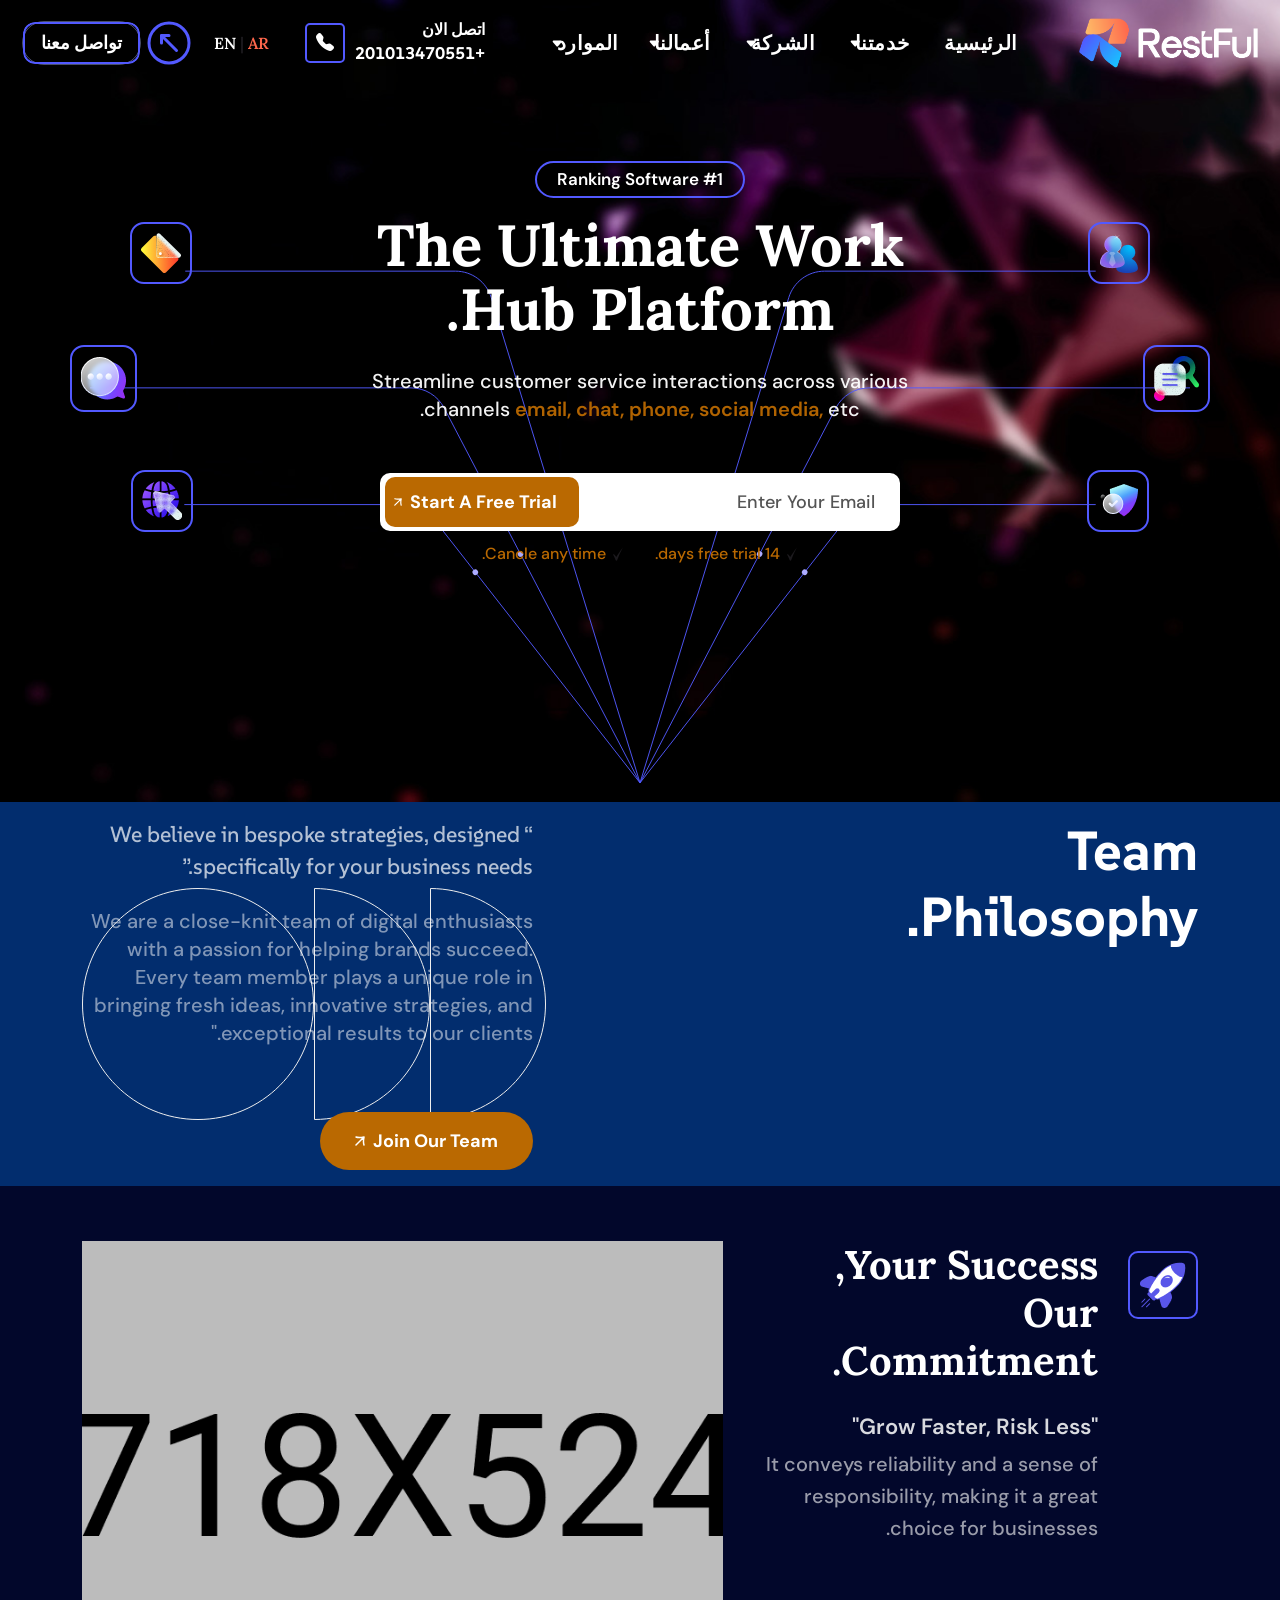
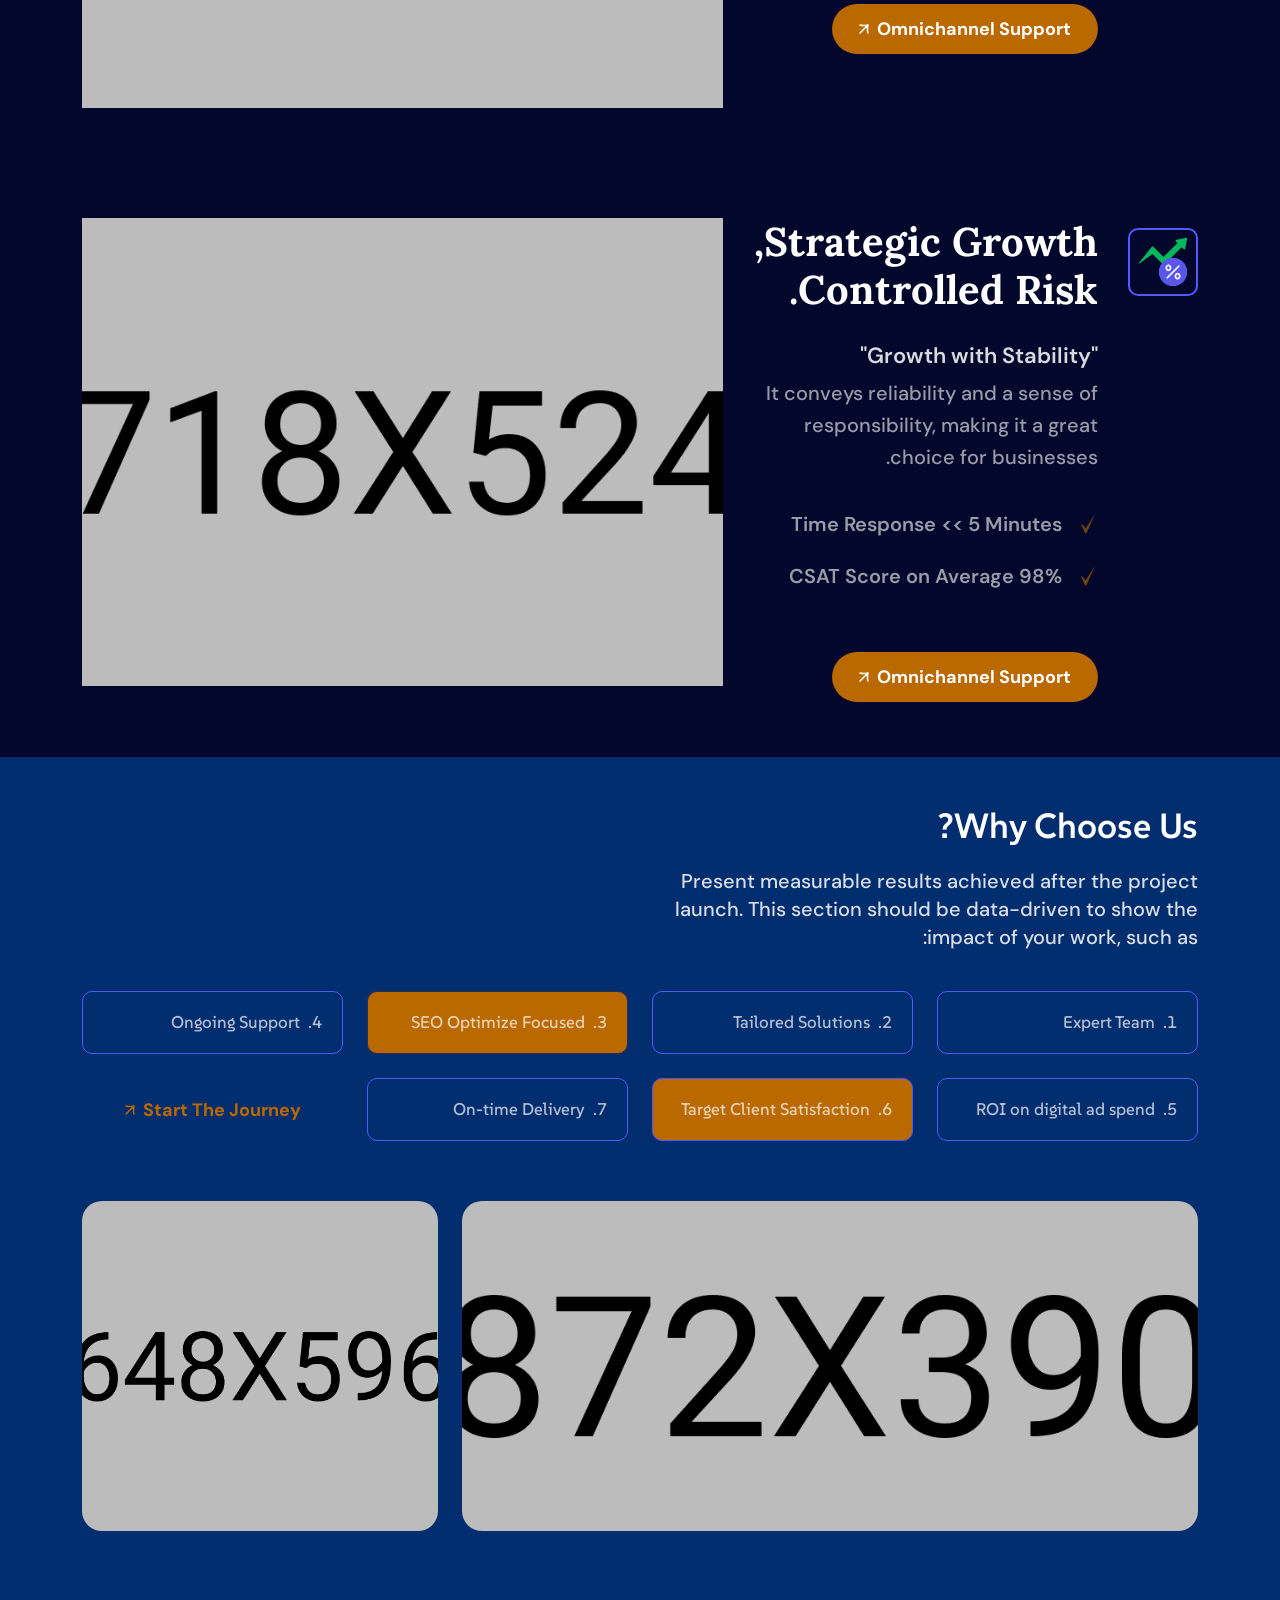
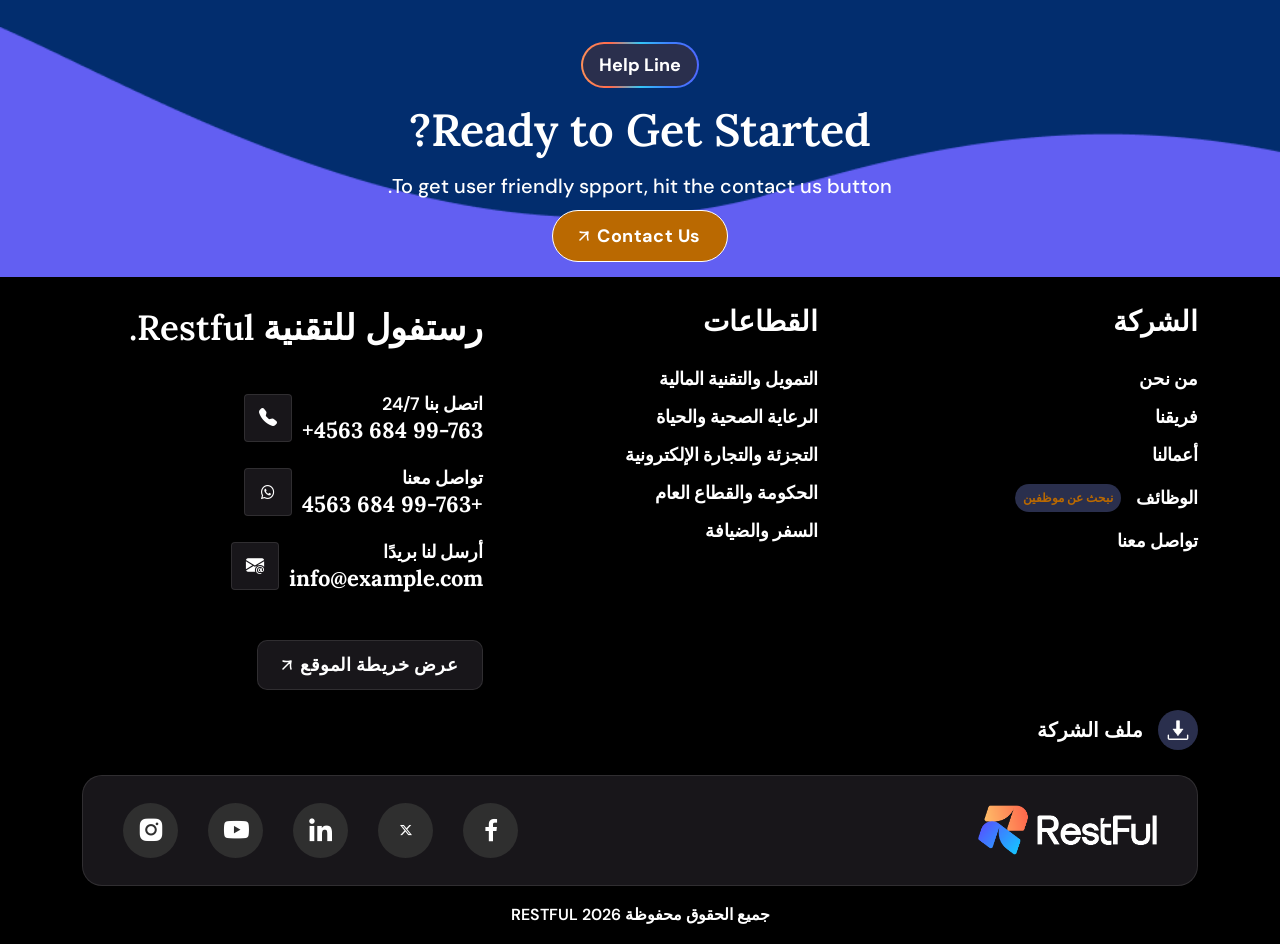
<file: About-Us.html>
<!doctype html>
<html lang="en" dir="rtl">

<head>
    <!-- Required meta tags -->
    <meta charset="utf-8">
    <meta name="viewport" content="width=device-width, initial-scale=1">

    <!-- Bootstrap CSS -->
    <link href="assets/css/bootstrap.min.css" rel="stylesheet">
    <link href="assets/css/jquery-ui.css" rel="stylesheet">
    <!-- Bootstrap Icon CSS -->
    <link href="assets/css/bootstrap-icons.css" rel="stylesheet">
    <!-- CSS -->
    <link href="assets/css/animate.min.css" rel="stylesheet">
    <!-- FancyBox CSS -->
    <link href="assets/css/jquery.fancybox.min.css" rel="stylesheet">
    <!-- Swiper slider CSS -->
    <link rel="stylesheet" href="assets/css/swiper-bundle.min.css">
    <!-- Slick slider CSS -->
    <link rel="stylesheet" href="assets/css/slick.css">
    <link rel="stylesheet" href="assets/css/slick-theme.css">
    <!-- BoxIcon  CSS -->
    <link href="assets/css/boxicons.min.css" rel="stylesheet">
    <!--  Style CSS  -->
    <link rel="stylesheet" href="assets/css/style.css">
    <!-- Title -->
    <title>RESTFUL -  منظومة تشغيل واحدة تُدار بذكاء</title>
    <link rel="icon" href="assets/img/logo/rlogo.png" type="image/gif" sizes="20x20">
</head>

<body class="marketing-agency">
    <!-- Back To Top -->
    <div class="progress-wrap">
        <svg class="progress-circle svg-content" width="100%" height="100%" viewBox="-1 -1 102 102">
            <path d="M50,1 a49,49 0 0,1 0,98 a49,49 0 0,1 0,-98" />
        </svg>
        <svg class="arrow" width="16" height="16" viewBox="0 0 16 16" xmlns="http://www.w3.org/2000/svg">
            <g>
                <path fill-rule="evenodd" clip-rule="evenodd" d="M7.03516 0.416666L7.03516 15H8.28516L8.28516 0.416666H7.03516Z" style="transition: stroke-dashoffset 10ms linear; stroke-dasharray: 31.6667; stroke-dashoffset: 31.6667;"></path>
                <path fill-rule="evenodd" clip-rule="evenodd" d="M8.28516 1.04115C8.28516 3.98115 5.70016 6.38281 2.94349 6.38281H2.31849V5.13281H2.94349C5.03599 5.13281 7.03516 3.26448 7.03516 1.04115V0.416979H8.28516V1.04115Z"></path>
                <path fill-rule="evenodd" clip-rule="evenodd" d="M7.03333 1.04115C7.03333 3.98115 9.61833 6.38281 12.375 6.38281H13V5.13281H12.375C10.2817 5.13281 8.28333 3.26448 8.28333 1.04115V0.416979H7.03333V1.04115Z"></path>
            </g>
        </svg>
    </div>
    <!-- header Section Start-->
    <header class="header-area style-4">
        <div class="container-fluid d-flex flex-nowrap align-items-center justify-content-between">
            <div class="company-logo">
                <a href="index.html" class="logo-dark"><img alt="image" class="img-fluid" src="assets/img/header-logo-white.png"></a>
                <a href="index.html" class="logo-light"><img alt="image" class="img-fluid" src="assets/img/header-logo-dark.png"></a>
            </div>
            <div class="menu-wrap">
                <div class="main-menu">
                    <div class="mobile-logo-area d-lg-none d-flex align-items-center justify-content-between">
                        <a href="index.html" class="mobile-logo-wrap">
                            <img alt="image" class="img-fluid light" src="assets/img/header-logo-white.png">
                            <img alt="image" class="img-fluid dark" src="assets/img/header-logo-dark.png">
                        </a>
                        <div class="menu-close-btn">
                            <i class="bi bi-x"></i>
                        </div>
                    </div>
                    <ul class="menu-list">
                        <!-- الرئيسية -->
                        <li>
                            <a href="index.html">الرئيسية</a>
                        </li>

                        <li class="menu-item-has-children">
                            <a href="case-study.html" class="drop-down">خدمتنا</a>
                            <i class="bi bi-plus dropdown-icon"></i>
                            <ul class="sub-menu">

                                <li><a href="about.html">عن الشركة</a></li>

                                <li class="menu-item-has-children">
                                    <a href="team.html">فريق العمل</a>
                                    <i class="d-lg-flex d-none bi-caret-left-fill dropdown-icon"></i>
                                    <i class="d-lg-none d-flex bi bi-plus dropdown-icon"></i>
                                    <ul class="sub-menu">
                                        <li><a href="team.html">عرض الفريق - النمط الأول</a></li>
                                        <li><a href="team2.html">عرض الفريق - النمط الثاني</a></li>
                                        <li><a href="team3.html">عرض الفريق - النمط الثالث</a></li>
                                        <li><a href="team-details.html">تفاصيل عضو الفريق</a></li>
                                    </ul>
                                </li>

                                <li><a href="award-recognitions.html">الجوائز والتكريمات</a></li>
                                <li><a href="social-responsibility.html">المسؤولية الاجتماعية</a></li>

                                <li class="menu-item-has-children">
                                    <a href="service.html">الخدمات</a>
                                    <i class="d-lg-flex d-none bi-caret-left-fill dropdown-icon"></i>
                                    <i class="d-lg-none d-flex bi bi-plus dropdown-icon"></i>
                                    <ul class="sub-menu">
                                        <li><a href="service.html">الخدمات - النمط الأول</a></li>
                                        <li><a href="service2.html">الخدمات - النمط الثاني</a></li>
                                        <li><a href="service-details.html">تفاصيل الخدمة</a></li>
                                    </ul>
                                </li>

                                <li class="menu-item-has-children">
                                    <a href="case-study.html">دراسات الحالة</a>
                                    <i class="d-lg-flex d-none bi-caret-left-fill dropdown-icon"></i>
                                    <i class="d-lg-none d-flex bi bi-plus dropdown-icon"></i>
                                    <ul class="sub-menu">
                                        <li><a href="case-study.html">دراسات الحالة - النمط الأول</a></li>
                                        <li><a href="case-study2.html">دراسات الحالة - النمط الثاني</a></li>
                                        <li><a href="case-study-details.html">تفاصيل دراسة الحالة</a></li>
                                    </ul>
                                </li>

                                <li class="menu-item-has-children">
                                    <a href="news-insight-grid.html">الأخبار والمقالات</a>
                                    <i class="d-lg-flex d-none bi-caret-left-fill dropdown-icon"></i>
                                    <i class="d-lg-none d-flex bi bi-plus dropdown-icon"></i>
                                    <ul class="sub-menu">
                                        <li><a href="news-insight-grid.html">عرض الأخبار - النمط الأول</a></li>
                                        <li><a href="news-insight-grid2.html">عرض الأخبار - النمط الثاني</a></li>
                                        <li><a href="news-insight-grid3.html">عرض الأخبار - النمط الثالث</a></li>
                                        <li><a href="news-insight-details.html">تفاصيل المقال</a></li>
                                    </ul>
                                </li>

                                <li><a href="pricing.html">خطط الأسعار</a></li>

                                <li class="menu-item-has-children">
                                    <a href="career.html">الوظائف</a>
                                    <i class="d-lg-flex d-none bi-caret-left-fill dropdown-icon"></i>
                                    <i class="d-lg-none d-flex bi bi-plus dropdown-icon"></i>
                                    <ul class="sub-menu">
                                        <li><a href="career.html">الوظائف المتاحة</a></li>
                                        <li><a href="career-details.html">تفاصيل الوظيفة</a></li>
                                    </ul>
                                </li>

                                <li class="menu-item-has-children">
                                    <a href="shop.html">المتجر</a>
                                    <i class="d-lg-flex d-none bi-caret-left-fill dropdown-icon"></i>
                                    <i class="d-lg-none d-flex bi bi-plus dropdown-icon"></i>
                                    <ul class="sub-menu">
                                        <li><a href="shop.html">عرض المنتجات</a></li>
                                        <li><a href="cart.html">سلة المشتريات</a></li>
                                        <li><a href="checkout.html">إتمام الطلب</a></li>
                                        <li><a href="product-details.html">تفاصيل المنتج</a></li>
                                    </ul>
                                </li>

                                <li><a href="faq.html">الأسئلة الشائعة</a></li>
                                <li><a href="contact.html">تواصل معنا</a></li>

                            </ul>
                        </li>

                        <li class="menu-item-has-children">

                            <a href="case-study.html" class="drop-down">الشركة</a>
                            <i class="bi bi-plus dropdown-icon"></i>
                            <ul class="sub-menu">
                                <li><a href="about.html">عن الشركة</a></li>
                                <li>
                                    <a href="team.html">فريق العمل</a>
                                    <i class="d-lg-flex d-none bi-caret-left-fill dropdown-icon"></i>
                                    <i class="d-lg-none d-flex bi bi-plus dropdown-icon"></i>
                                    <ul class="sub-menu">
                                        <li><a href="team.html">أسلوب الفريق 01</a></li>
                                        <li><a href="team2.html">أسلوب الفريق 02</a></li>
                                        <li><a href="team3.html">أسلوب الفريق 03</a></li>
                                        <li><a href="team-details.html">تفاصيل الفريق</a></li>
                                    </ul>
                                </li>

                                <li><a href="award-recognitions.html">الجوائز والتكريمات</a></li>
                                <li><a href="social-responsibility.html">المسؤولية الاجتماعية</a></li>

                                <li>
                                    <a href="service.html">الخدمات</a>
                                    <i class="d-lg-flex d-none bi-caret-left-fill dropdown-icon"></i>
                                    <i class="d-lg-none d-flex bi bi-plus dropdown-icon"></i>
                                    <ul class="sub-menu">
                                        <li><a href="service.html">أسلوب الخدمات 01</a></li>
                                        <li><a href="service2.html">أسلوب الخدمات 02</a></li>
                                        <li><a href="service-details.html">تفاصيل الخدمة</a></li>
                                    </ul>
                                </li>

                                <li>
                                    <a href="case-study.html">دراسات الحالة</a>
                                    <i class="d-lg-flex d-none bi-caret-left-fill dropdown-icon"></i>
                                    <i class="d-lg-none d-flex bi bi-plus dropdown-icon"></i>
                                    <ul class="sub-menu">
                                        <li><a href="case-study.html">دراسات الحالة 01</a></li>
                                        <li><a href="case-study2.html">دراسات الحالة 02</a></li>
                                        <li><a href="case-study-details.html">تفاصيل دراسة الحالة</a></li>
                                    </ul>
                                </li>

                                <li>
                                    <a href="news-insight-grid.html">الأخبار والمقالات</a>
                                    <i class="d-lg-flex d-none bi-caret-left-fill dropdown-icon"></i>
                                    <i class="d-lg-none d-flex bi bi-plus dropdown-icon"></i>
                                    <ul class="sub-menu">
                                        <li><a href="news-insight-grid.html">الأخبار والمقالات 01</a></li>
                                        <li><a href="news-insight-grid2.html">الأخبار والمقالات 02</a></li>
                                        <li><a href="news-insight-grid3.html">الأخبار والمقالات 03</a></li>
                                        <li><a href="news-insight-details.html">تفاصيل المقال</a></li>
                                    </ul>
                                </li>

                                <li><a href="pricing.html">خطط الأسعار</a></li>

                                <li>
                                    <a href="career.html">الوظائف</a>
                                    <i class="d-lg-flex d-none bi-caret-left-fill dropdown-icon"></i>
                                    <i class="d-lg-none d-flex bi bi-plus dropdown-icon"></i>
                                    <ul class="sub-menu">
                                        <li><a href="career.html">الوظائف</a></li>
                                        <li><a href="career-details.html">تفاصيل الوظيفة</a></li>
                                    </ul>
                                </li>

                                <li>
                                    <a href="shop.html">المتجر</a>
                                    <i class="d-lg-flex d-none bi-caret-left-fill dropdown-icon"></i>
                                    <i class="d-lg-none d-flex bi bi-plus dropdown-icon"></i>
                                    <ul class="sub-menu">
                                        <li><a href="shop.html">المتجر</a></li>
                                        <li><a href="cart.html">سلة المشتريات</a></li>
                                        <li><a href="checkout.html">إتمام الطلب</a></li>
                                        <li><a href="product-details.html">تفاصيل المنتج</a></li>
                                    </ul>
                                </li>

                                <li><a href="faq.html">الأسئلة الشائعة</a></li>
                                <li><a href="contact.html">تواصل معنا</a></li>
                            </ul>
                        </li>

                        <li class="menu-item-has-children">
                            <a href="news-insight-grid.html" class="drop-down">أعمالنا</a>
                            <i class="bi bi-plus dropdown-icon"></i>
                            <ul class="sub-menu">
                                <li><a href="portfolio-classic.html">عرض كلاسيكي</a></li>
                                <li><a href="portfolio-creative.html">عرض إبداعي</a></li>
                                <li><a href="portfolio-caption.html">عرض مع وصف</a></li>
                                <li><a href="portfolio-horizontal.html">عرض أفقي</a></li>
                                <li><a href="portfolio-carousel.html">عرض متحرك (Carousel)</a></li>
                                <li><a href="portfolio-vertical.html">عرض رأسي</a></li>
                                <li><a href="portfolio-interactive-link.html">عرض تفاعلي</a></li>
                                <li><a href="portfolio-grid.html">عرض شبكي</a></li>
                                <li><a href="portfolio-details.html">تفاصيل المشروع</a></li>
                            </ul>
                        </li>
                        <li class="menu-item-has-children">
                            <a href="news-insight-grid.html" class="drop-down">الموارد</a>
                            <i class="bi bi-plus dropdown-icon"></i>
                            <ul class="sub-menu">
                                <li><a href="portfolio-classic.html">المقالات</a></li>
                                <li><a href="portfolio-creative.html">الدراسات</a></li>
                                <li><a href="portfolio-caption.html">الأدلة الإرشادية</a></li>
                                <li><a href="portfolio-horizontal.html">الكتب الإلكترونية</a></li>
                                <li><a href="portfolio-carousel.html">الفيديوهات التعليمية</a></li>
                                <li><a href="portfolio-vertical.html">الندوات والويبينار</a></li>
                                <li><a href="portfolio-interactive-link.html">الأسئلة الشائعة</a></li>
                                <li><a href="portfolio-grid.html">أخبار الشركة</a></li>
                                <li><a href="portfolio-details.html">مركز المعرفة</a></li>
                            </ul>
                        </li>
                    </ul>
                    <!--<div class="btn-and-contact-area d-lg-none d-block">
                        <a href="contact.html" class="contact-btn">
                            <span class="icon">
                                <svg width="10" height="10" viewBox="0 0 10 10" xmlns="http://www.w3.org/2000/svg">
                                    <path d="M1 9L9 1M9 1C7.22222 1.33333 3.33333 2 1 1M9 1C8.66667 2.66667 8 6.33333 9 9" stroke-width="1.5" stroke-linecap="round" />
                                </svg>
                            </span>
                            <span class="content">تواصل معنا</span>
                            <span class="icon two">
                                <svg width="10" height="10" viewBox="0 0 10 10" xmlns="http://www.w3.org/2000/svg">
                                    <path d="M1 9L9 1M9 1C7.22222 1.33333 3.33333 2 1 1M9 1C8.66667 2.66667 8 6.33333 9 9" stroke-width="1.5" stroke-linecap="round" />
                                </svg>
                            </span>
                        </a>
                    </div>-->
                </div>
                <div class="nav-right">
                    <div class="contact-area d-lg-flex d-none">

                        <div class="content">
                            <span>اتصل الان</span>
                            <h6><a href="tel:+201013470551">+201013470551</a></h6>
                        </div>
                        <div class="icon">
                            <i class="bi bi-telephone-fill"></i>
                        </div>
                    </div>
                    <div class="lang-switch d-flex align-items-center me-3">
                        <a href="?lang=ar" class="lang-btn active">AR</a>
                        <span class="mx-1">|</span>
                        <a href="?lang=en" class="lang-btn">EN</a>
                    </div>
                    <a href="contact.html" class="primary-btn4 d-lg-flex d-none">
                        <span class="icon two">
                            <svg width="100" height="100" viewBox="0 0 100 100" xmlns="http://www.w3.org/2000/svg">
                                <!-- Gradient Definitions -->
                                <defs>
                                    <linearGradient id="ringGradient" x1="0%" y1="100%" x2="100%" y2="0%">
                                        <stop offset="100%" stop-color="#5259FF" />
                                    </linearGradient>

                                    <linearGradient id="arrowGradient" x1="0%" y1="100%" x2="100%" y2="0%">
                                        <stop offset="100%" stop-color="#5259FF" />
                                    </linearGradient>
                                </defs>
                                <!-- Transparent Background (default SVG is transparent) -->
                                <!-- Circle Ring -->
                                <circle cx="50" cy="50" r="40"
                                        fill="none"
                                        stroke="url(#ringGradient)"
                                        stroke-width="6"
                                        stroke-linecap="round" />

                                <!-- Arrow Line -->
                                <line x1="35" y1="65" x2="65" y2="35"
                                      stroke="url(#arrowGradient)"
                                      stroke-width="6"
                                      stroke-linecap="round" />

                                <!-- Arrow Head -->
                                <polyline points="50,35 65,35 65,50"
                                          fill="none"
                                          stroke="url(#arrowGradient)"
                                          stroke-width="6"
                                          stroke-linecap="round"
                                          stroke-linejoin="round" />
                            </svg>

                        </span>
                        <span class="contact-btn">تواصل معنا</span>
                        <span class="icon">
                            <svg width="100" height="100" viewBox="0 0 100 100" xmlns="http://www.w3.org/2000/svg">
                                <!-- Gradient Definitions -->
                                <defs>
                                    <linearGradient id="ringGradient" x1="0%" y1="100%" x2="100%" y2="0%">
                                        <stop offset="0%" stop-color="#fe8f58" />   <!-- orange -->
                                        <stop offset="20%" stop-color="#fe6a4d" />  <!-- dark orange -->
                                        <stop offset="40%" stop-color="#fe6a4d" />  <!-- cyan -->
                                        <stop offset="60%" stop-color="#20c1fb" />  <!-- light blue -->
                                        <stop offset="80%" stop-color="#4c66ff" />  <!-- blue -->
                                        <stop offset="100%" stop-color="#4f68ff" /> <!-- purple -->
                                    </linearGradient>

                                    <linearGradient id="arrowGradient" x1="0%" y1="100%" x2="100%" y2="0%">
                                        <stop offset="0%" stop-color="#19c1ff" />
                                        <stop offset="100%" stop-color="#3e7eff" />
                                    </linearGradient>
                                </defs>

                                <!-- Transparent Background (default SVG is transparent) -->
                                <!-- Circle Ring -->
                                <circle cx="50" cy="50" r="40"
                                        fill="none"
                                        stroke="url(#ringGradient)"
                                        stroke-width="6"
                                        stroke-linecap="round" />

                                <!-- Arrow Line -->
                                <line x1="35" y1="65" x2="65" y2="35"
                                      stroke="url(#arrowGradient)"
                                      stroke-width="6"
                                      stroke-linecap="round" />

                                <!-- Arrow Head -->
                                <polyline points="50,35 65,35 65,50"
                                          fill="none"
                                          stroke="url(#arrowGradient)"
                                          stroke-width="6"
                                          stroke-linecap="round"
                                          stroke-linejoin="round" />
                            </svg>
                        </span>
                    </a>
                    <div class="sidebar-button mobile-menu-btn">
                        <svg width="20" height="18" viewBox="0 0 20 18" xmlns="http://www.w3.org/2000/svg">
                            <path d="M1.29445 2.8421H10.5237C11.2389 2.8421 11.8182 2.2062 11.8182 1.42105C11.8182 0.635903 11.2389 0 10.5237 0H1.29445C0.579249 0 0 0.635903 0 1.42105C0 2.2062 0.579249 2.8421 1.29445 2.8421Z"></path>
                            <path d="M1.23002 10.421H18.77C19.4496 10.421 20 9.78506 20 8.99991C20 8.21476 19.4496 7.57886 18.77 7.57886H1.23002C0.550421 7.57886 0 8.21476 0 8.99991C0 9.78506 0.550421 10.421 1.23002 10.421Z"></path>
                            <path d="M18.8052 15.1579H10.2858C9.62563 15.1579 9.09094 15.7938 9.09094 16.5789C9.09094 17.3641 9.62563 18 10.2858 18H18.8052C19.4653 18 20 17.3641 20 16.5789C20 15.7938 19.4653 15.1579 18.8052 15.1579Z"></path>
                        </svg>
                    </div>
                </div>
            </div>
        </div>
    </header>
    <!-- header Section End-->
    <!-- home6 Banner Section Start -->
    <div class="home6-banner-section">
        <div class="container">
            <div class="banner-wrapper">
                <div class="row justify-content-center">
                    <div class="col-lg-7">
                        <div class="banner-content">
                            <div class="sub-title">
                                <span>#1 Ranking Software</span>
                            </div>
                            <h1>The Ultimate Work Hub Platform.</h1>
                            <p>Streamline customer service interactions across various channels <strong>email, chat, phone, social media,</strong> etc.</p>
                            <form class="email-area">
                                <div class="form-inner">
                                    <input type="email" placeholder="Enter Your Email">
                                    <button class="primary-btn3 two btn-hover" type="submit">
                                        Start A Free Trial
                                        <svg width="10" height="10" viewBox="0 0 10 10" xmlns="http://www.w3.org/2000/svg">
                                            <path d="M1 9L9 1M9 1C7.22222 1.33333 3.33333 2 1 1M9 1C8.66667 2.66667 8 6.33333 9 9" stroke-width="1.5" stroke-linecap="round"></path>
                                        </svg>
                                        <span></span>
                                    </button>
                                </div>
                            </form>
                            <ul>
                                <li>
                                    <svg width="14" height="14" viewBox="0 0 14 14" xmlns="http://www.w3.org/2000/svg">
                                        <path fill-rule="evenodd" clip-rule="evenodd"
                                              d="M3.95746 8.18786L5.29446 10.1242C6.12424 8.92552 9.81254 3.0703 11.9333 0.350098C9.73694 4.49886 7.82762 8.82696 6.11038 13.1762C5.86398 13.8 4.98534 13.8107 4.72662 13.1919C3.9086 11.2361 3.02912 9.29246 2.06718 7.404C2.75878 7.26568 3.4963 7.49626 3.95732 8.18786H3.95746Z" />
                                    </svg>
                                    14 days free trial.
                                </li>
                                <li>
                                    <svg width="14" height="14" viewBox="0 0 14 14" xmlns="http://www.w3.org/2000/svg">
                                        <path fill-rule="evenodd" clip-rule="evenodd"
                                              d="M3.95746 8.18786L5.29446 10.1242C6.12424 8.92552 9.81254 3.0703 11.9333 0.350098C9.73694 4.49886 7.82762 8.82696 6.11038 13.1762C5.86398 13.8 4.98534 13.8107 4.72662 13.1919C3.9086 11.2361 3.02912 9.29246 2.06718 7.404C2.75878 7.26568 3.4963 7.49626 3.95732 8.18786H3.95746Z" />
                                    </svg>
                                    Cancle any time.
                                </li>
                            </ul>
                        </div>
                    </div>
                </div>
                <div class="vector">
                    <svg width="1178" height="550" viewBox="0 0 1178 550" xmlns="http://www.w3.org/2000/svg">
                        <path id="theMo1tionPath11" d="M589 549L368.011 266.362C360.43 256.666 348.808 251 336.5 251H101" />
                        <path id="theMo1tionPath12" d="M589 549L379.221 147.477C372.324 134.276 358.663 126 343.768 126H0" />
                        <path id="theMo1tionPath13" d="M589 549L429.668 29.2758C424.517 12.4723 409.001 1 391.425 1H102" />
                        <path id="theMo1tionPath14" d="M589 549L809.989 266.362C817.57 256.666 829.192 251 841.5 251H1077" />
                        <path id="theMo1tionPath15" d="M589 549L798.779 147.477C805.676 134.276 819.337 126 834.232 126H1178" />
                        <path id="theMo1tionPath16" d="M589 549L748.332 29.2758C753.483 12.4723 768.999 1 786.575 1H1077" />
                        <circle r="3">
                            <animateMotion dur="4s" begin="0s" fill="freeze" repeatCount="indefinite" rotate="auto">
                                <mpath href="#theMo1tionPath11"></mpath>
                            </animateMotion>
                        </circle>
                        <circle r="3">
                            <animateMotion dur="4s" begin="0.5s" fill="freeze" repeatCount="indefinite" rotate="auto">
                                <mpath href="#theMo1tionPath12"></mpath>
                            </animateMotion>
                        </circle>
                        <circle r="3">
                            <animateMotion dur="4s" begin="0s" fill="freeze" repeatCount="indefinite" rotate="auto">
                                <mpath href="#theMo1tionPath14"></mpath>
                            </animateMotion>
                        </circle>
                        <circle r="3">
                            <animateMotion dur="4s" begin="0.5s" fill="freeze" repeatCount="indefinite" rotate="auto">
                                <mpath href="#theMo1tionPath15"></mpath>
                            </animateMotion>
                        </circle>
                    </svg>
                    <ul>
                        <li><img src="assets/img/home6/icon/home6-icon1.png" alt=""></li>
                        <li><img src="assets/img/home6/icon/home6-icon2.png" alt=""></li>
                        <li><img src="assets/img/home6/icon/home6-icon3.png" alt=""></li>
                        <li><img src="assets/img/home6/icon/home6-icon4.png" alt=""></li>
                        <li><img src="assets/img/home6/icon/home6-icon5.png" alt=""></li>
                        <li><img src="assets/img/home6/icon/home6-icon6.png" alt=""></li>
                    </ul>
                </div>
            </div>
        </div>
    </div>
    <!-- team page Section Start -->
    <div class="team-page-content-banner py-3">
        <div class="container">
            <div class="banner-wrapper">
                <div class="row gy-4 justify-content-between">
                    <div class="col-xl-3 col-lg-4 wow animate fadeInLeft" data-wow-delay="200ms" data-wow-duration="1500ms">
                        <h2>Team Philosophy.</h2>
                    </div>
                    <div class="col-xl-5 col-lg-6 wow animate fadeInRight" data-wow-delay="200ms" data-wow-duration="1500ms">
                        <div class="banner-content">
                            <span>“ We believe in bespoke strategies, designed specifically for your business needs.”</span>
                            <p>We are a close-knit team of digital enthusiasts with a passion for helping brands succeed. Every team member plays a unique role in bringing fresh ideas, innovative strategies, and exceptional results to our clients."</p>
                            <a href="career.html" class="primary-btn3 three btn-hover">
                                Join Our Team
                                <svg width="10" height="10" viewBox="0 0 10 10" xmlns="http://www.w3.org/2000/svg">
                                    <path d="M1 9L9 1M9 1C7.22222 1.33333 3.33333 2 1 1M9 1C8.66667 2.66667 8 6.33333 9 9" stroke-width="1.5" stroke-linecap="round"></path>
                                </svg>
                                <span></span>
                            </a>
                        </div>
                    </div>
                </div>
                <svg class="vector" width="464" height="232" viewBox="0 0 464 232" xmlns="http://www.w3.org/2000/svg">
                    <path d="M116 0.5C179.789 0.5 231.5 52.2113 231.5 116C231.5 179.789 179.789 231.5 116 231.5C52.2113 231.5 0.5 179.789 0.5 116C0.5 52.2113 52.2113 0.5 116 0.5ZM232.5 231.499V116V0.501059C296.059 0.770439 347.5 52.3781 347.5 116C347.5 179.622 296.059 231.23 232.5 231.499ZM348.5 0.501059C412.059 0.770439 463.5 52.3781 463.5 116C463.5 179.622 412.059 231.23 348.5 231.499V116V0.501059Z" />
                </svg>
            </div>
        </div>
    </div>
    <!-- team page Section end -->
    <!-- home6 Feature Section Start -->
    <div class="home6-feature2-section">
        <div class="feature-wrapper ">
            <div class="container">
                <div class="feature-area">
                    <div class="single-feature">
                        <div class="row gy-md-5 gy-4">
                            <div class="col-xl-5 col-lg-6">
                                <div class="feature-content-wrap">
                                    <div class="icon">
                                        <img src="assets/img/home6/home6-feature2-icon1.png" alt="">
                                    </div>
                                    <div class="feature-content wow animate fadeInLeft" data-wow-delay="200ms" data-wow-duration="1500ms">
                                        <h2>Your Success, <br> Our Commitment.</h2>
                                        <span>"Grow Faster, Risk Less"</span>
                                        <p>It conveys reliability and a sense of responsibility, making it a great choice for businesses.</p>
                                        <a href="#" class="primary-btn3 three btn-hover">
                                            Omnichannel Support
                                            <svg width="10" height="10" viewBox="0 0 10 10" xmlns="http://www.w3.org/2000/svg">
                                                <path d="M1 9L9 1M9 1C7.22222 1.33333 3.33333 2 1 1M9 1C8.66667 2.66667 8 6.33333 9 9" stroke-width="1.5" stroke-linecap="round"></path>
                                            </svg>
                                            <span></span>
                                        </a>
                                    </div>
                                </div>
                            </div>
                            <div class="col-xl-7 col-lg-6 d-flex justify-content-lg-end wow animate fadeInRight" data-wow-delay="200ms" data-wow-duration="1500ms">
                                <div class="feature-img magnetic-item">
                                    <img src="assets/img/home6/home6-feature2-img1.png" alt="">
                                </div>
                            </div>
                        </div>
                    </div>
                    <div class="single-feature">
                        <div class="row gy-md-5 gy-4">
                            <div class="col-xl-5 col-lg-6">
                                <div class="feature-content-wrap">
                                    <div class="icon">
                                        <img src="assets/img/home6/home6-feature2-icon2.png" alt="">
                                    </div>
                                    <div class="feature-content wow animate fadeInLeft" data-wow-delay="200ms" data-wow-duration="1500ms">
                                        <h2>Strategic Growth, <br>Controlled Risk.</h2>
                                        <span>"Growth with Stability"</span>
                                        <p>It conveys reliability and a sense of responsibility, making it a great choice for businesses.</p>
                                        <ul>
                                            <li>
                                                <svg width="20" height="20" viewBox="0 0 20 20" xmlns="http://www.w3.org/2000/svg">
                                                    <path fill-rule="evenodd" clip-rule="evenodd"
                                                          d="M5.65353 11.6968L7.56353 14.463C8.74893 12.7506 14.0179 4.386 17.0475 0.5C13.9099 6.4268 11.1823 12.6098 8.72913 18.823C8.37712 19.7142 7.12192 19.7294 6.75232 18.8454C5.58372 16.0514 4.32732 13.2748 2.95312 10.577C3.94112 10.3794 4.99472 10.7088 5.65332 11.6968H5.65353Z" />
                                                </svg>
                                                Time Response &lt;&lt; 5 Minutes
                                            </li>
                                            <li>
                                                <svg width="20" height="20" viewBox="0 0 20 20" xmlns="http://www.w3.org/2000/svg">
                                                    <path fill-rule="evenodd" clip-rule="evenodd"
                                                          d="M5.65353 11.6968L7.56353 14.463C8.74893 12.7506 14.0179 4.386 17.0475 0.5C13.9099 6.4268 11.1823 12.6098 8.72913 18.823C8.37712 19.7142 7.12192 19.7294 6.75232 18.8454C5.58372 16.0514 4.32732 13.2748 2.95312 10.577C3.94112 10.3794 4.99472 10.7088 5.65332 11.6968H5.65353Z" />
                                                </svg>
                                                CSAT Score on Average 98%
                                            </li>
                                        </ul>
                                        <a href="#" class="primary-btn3 three btn-hover">
                                            Omnichannel Support
                                            <svg width="10" height="10" viewBox="0 0 10 10" xmlns="http://www.w3.org/2000/svg">
                                                <path d="M1 9L9 1M9 1C7.22222 1.33333 3.33333 2 1 1M9 1C8.66667 2.66667 8 6.33333 9 9" stroke-width="1.5" stroke-linecap="round"></path>
                                            </svg>
                                            <span></span>
                                        </a>
                                    </div>
                                </div>
                            </div>
                            <div class="col-xl-7 col-lg-6 d-flex justify-content-lg-end wow animate fadeInRight" data-wow-delay="200ms" data-wow-duration="1500ms">
                                <div class="feature-img magnetic-item">
                                    <img src="assets/img/home6/home6-feature2-img2.png" alt="">
                                </div>
                            </div>
                        </div>
                    </div>
                </div>
            </div>
        </div>
    </div>
    <!-- home6 Feature Section End -->
    <!-- Service Details Page Start -->
    <div class="service-details-page py-5">
        <div class="container">
            <div class="details-content-wrap pb-5">
                <h2>Why Choose Us?</h2>
                <span class="line-break"></span>
                <p class="fixed-width">Present measurable results achieved after the project launch. This section should be data-driven to show the impact of your work, such as:</p>
                <span class="line-break"></span>
                <span class="line-break"></span>
                <div class="row g-4">
                    <div class="col-lg-3 col-md-4 col-sm-6">
                        <div class="single-service two">
                            <h5><span>1.</span> Expert Team</h5>
                        </div>
                    </div>
                    <div class="col-lg-3 col-md-4 col-sm-6">
                        <div class="single-service">
                            <h5><span>2.</span> Tailored Solutions</h5>
                        </div>
                    </div>
                    <div class="col-lg-3 col-md-4 col-sm-6">
                        <div class="single-service three">
                            <h5><span>3.</span> SEO Optimize Focused</h5>
                        </div>
                    </div>
                    <div class="col-lg-3 col-md-4 col-sm-6">
                        <div class="single-service">
                            <h5><span>4.</span> Ongoing Support</h5>
                        </div>
                    </div>
                    <div class="col-lg-3 col-md-4 col-sm-6">
                        <div class="single-service">
                            <h5><span>5.</span> ROI on digital ad spend</h5>
                        </div>
                    </div>
                    <div class="col-lg-3 col-md-4 col-sm-6">
                        <div class="single-service four">
                            <h5><span>6.</span> Target Client Satisfaction</h5>
                        </div>
                    </div>
                    <div class="col-lg-3 col-md-4 col-sm-6">
                        <div class="single-service">
                            <h5><span>7.</span> On-time Delivery</h5>
                        </div>
                    </div>
                    <div class="col-lg-3 col-md-4 col-sm-6 d-flex align-items-center justify-content-sm-center">
                        <a href="contact.html" class="contact-btn">
                            Start The Journey
                            <svg width="10" height="10" viewBox="0 0 10 10" xmlns="http://www.w3.org/2000/svg">
                                <path d="M1 9L9 1M9 1C7.22222 1.33333 3.33333 2 1 1M9 1C8.66667 2.66667 8 6.33333 9 9" stroke-width="1.5" stroke-linecap="round" />
                            </svg>
                        </a>
                    </div>
                </div>
                <span class="line-break"></span>
                <span class="line-break"></span>
                <span class="line-break"></span>
                <div class="img-grp">
                    <div class="row g-4">
                        <div class="col-lg-8 col-md-7">
                            <img src="assets/img/innerpages/service-details-img1.jpg" alt="">
                        </div>
                        <div class="col-lg-4 col-md-5">
                            <img src="assets/img/innerpages/service-details-img2.jpg" alt="">
                        </div>
                    </div>
                </div>
            </div>
        </div>
    </div>
    <!-- Service Details Page End -->
    <!-- home2 Contact Section Start -->
    <div class="home2-contact-section partner-area-2">
        <div class="container">
            <div class="row justify-content-center">
                <div class="col-xl-8 col-lg-10 d-flex justify-content-center text-center">
                    <div class="contact-content">
                        <div class="section-title two text-center wow animate fadeInDown" data-wow-delay="200ms" data-wow-duration="1500ms">
                            <span>Help Line</span>
                            <h2>Ready to Get Started?</h2>
                            <p>To get user friendly spport, hit the contact us button.</p>
                        </div>
                        <a href="contact.html" class="primary-btn2">
                            <span>
                                Contact Us
                                <svg width="10" height="10" viewBox="0 0 10 10" xmlns="http://www.w3.org/2000/svg">
                                    <path d="M1 9L9 1M9 1C7.22222 1.33333 3.33333 2 1 1M9 1C8.66667 2.66667 8 6.33333 9 9" stroke-width="1.5" stroke-linecap="round" />
                                </svg>
                            </span>
                            <span>
                                Contact Us
                                <svg width="10" height="10" viewBox="0 0 10 10" xmlns="http://www.w3.org/2000/svg">
                                    <path d="M1 9L9 1M9 1C7.22222 1.33333 3.33333 2 1 1M9 1C8.66667 2.66667 8 6.33333 9 9" stroke-width="1.5" stroke-linecap="round" />
                                </svg>
                            </span>
                        </a>
                    </div>
                </div>
            </div>
        </div>
    </div>
    <!-- home2 Contact Section End -->
    <!-- home1 Footer Section Start -->
    <footer class="footer-section">
        <div class="container">
            <div class="footer-menu-wrap">
                <div class="row gy-5">
                    <div class="col-xl-4 col-lg-4 col-sm-6">
                        <div class="footer-widget">
                            <div class="widget-title">
                                <h3>الشركة</h3>
                            </div>
                            <ul class="widget-list">
                                <li><a href="about.html">من نحن</a></li>
                                <li><a href="team.html">فريقنا</a></li>
                                <li><a href="portfolio.html">أعمالنا</a></li>
                                <li><a href="career.html">الوظائف <span>نبحث عن موظفين</span></a></li>
                                <li><a href="contact.html">تواصل معنا</a></li>
                            </ul>
                        </div>
                    </div>
                    <div class="col-xl-3 col-lg-3 col-sm-6 d-flex justify-content-lg-start">
                        <div class="footer-widget">
                            <div class="widget-title">
                                <h3>القطاعات</h3>
                            </div>
                            <ul class="widget-list">
                                <li><a href="industry-details.html">التمويل والتقنية المالية</a></li>
                                <li><a href="industry-details.html">الرعاية الصحية والحياة</a></li>
                                <li><a href="industry-details.html">التجزئة والتجارة الإلكترونية</a></li>
                                <li><a href="industry-details.html">الحكومة والقطاع العام</a></li>
                                <li><a href="industry-details.html">السفر والضيافة</a></li>
                            </ul>
                        </div>
                    </div>
                    <div class="col-lg-5">
                        <div class="footer-contact-wrap">
                            <div class="title-area">
                                <h2> رستفول للتقنية Restful.</h2>
                            </div>
                            <ul class="contact-list">
                                <li class="single-contact">
                                    <div class="content">
                                        <span>اتصل بنا 24/7</span>
                                        <a href="tel:+997636844563">99-763 684 4563+</a>
                                    </div>
                                    <div class="icon">
                                        <i class="bi bi-telephone-fill"></i>
                                    </div>
                                </li>
                                <li class="single-contact">

                                    <div class="content">
                                        <span>تواصل معنا</span>
                                        <a href="https://wa.me/997636844563" target="_blank">
                                            +99-763 684 4563
                                        </a>
                                    </div>
                                    <div class="icon">
                                        <i class='bx bxl-whatsapp'></i>
                                    </div>
                                </li>
                                <li class="single-contact">

                                    <div class="content">
                                        <span>أرسل لنا بريدًا</span>
                                        <a href="mailto:info@example.com">info@example.com</a>
                                    </div>
                                    <div class="icon">
                                        <i class="bi bi-envelope-at-fill"></i>
                                    </div>
                                </li>
                            </ul>
                            <a href="https://www.google.com/maps" class="primary-btn1 transparent">
                                <span>
                                    عرض خريطة الموقع
                                    <svg width="10" height="10" viewBox="0 0 10 10" xmlns="http://www.w3.org/2000/svg">
                                        <path d="M1 9L9 1M9 1C7.22222 1.33333 3.33333 2 1 1M9 1C8.66667 2.66667 8 6.33333 9 9" stroke-width="1.5" stroke-linecap="round" />
                                    </svg>
                                </span>
                                <span>
                                    عرض خريطة الموقع
                                    <svg width="10" height="10" viewBox="0 0 10 10" xmlns="http://www.w3.org/2000/svg">
                                        <path d="M1 9L9 1M9 1C7.22222 1.33333 3.33333 2 1 1M9 1C8.66667 2.66667 8 6.33333 9 9" stroke-width="1.5" stroke-linecap="round" />
                                    </svg>
                                </span>
                            </a>
                        </div>
                    </div>
                </div>
            </div>
            <a href="assets/company-desk.pdf" class="file-download-btn" download>
                <div class="icon">
                    <svg width="24" height="24" viewBox="0 0 24 24" fill="none" xmlns="http://www.w3.org/2000/svg">
                        <path d="M10.6758 2.80469H13.3242V11.0102H17.0039L12 17.5609L6.99609 11.0102H10.6758V2.80469Z" />
                        <path d="M10.6758 3.1566H13.3266L12.975 2.80504V9.99801C12.975 10.3308 12.9633 10.6636 12.975 10.9964V11.0105C12.975 11.2004 13.1367 11.3621 13.3266 11.3621H17.0062C16.9055 11.1863 16.8047 11.0105 16.7016 10.8324C16.5352 11.0504 16.3711 11.266 16.2047 11.4839C15.8062 12.0043 15.4078 12.5246 15.0117 13.0472C14.5312 13.6777 14.0484 14.3082 13.568 14.9386C13.1508 15.4847 12.7336 16.0285 12.3187 16.5746C12.1172 16.8394 11.8969 17.0972 11.7094 17.3714C11.707 17.3761 11.7023 17.3785 11.7 17.3832H12.307C12.1406 17.1652 11.9766 16.9496 11.8102 16.7316C11.4117 16.2113 11.0133 15.691 10.6172 15.1683C10.1367 14.5379 9.6539 13.9074 9.17343 13.2769C8.75625 12.7308 8.33906 12.1871 7.92422 11.641C7.72265 11.3761 7.53281 11.0949 7.31484 10.8441C7.3125 10.8394 7.30781 10.8371 7.30547 10.8324C7.20469 11.0082 7.1039 11.1839 7.00078 11.3621H10.6805C10.8703 11.3621 11.032 11.2004 11.032 11.0105V3.81754C11.032 3.48473 11.0437 3.15192 11.032 2.8191V2.80504C11.032 2.62223 10.8703 2.4441 10.6805 2.45348C10.4906 2.46285 10.3289 2.60817 10.3289 2.80504V9.99801C10.3289 10.3285 10.3102 10.666 10.3289 10.9964V11.0105L10.6805 10.6589H7.00078C6.75937 10.6589 6.52969 10.9683 6.69609 11.1886C6.8625 11.4066 7.02656 11.6222 7.19297 11.8402C7.5914 12.3605 7.98984 12.8808 8.38593 13.4035C8.8664 14.0339 9.34922 14.6644 9.82968 15.2949C10.2469 15.841 10.6641 16.3847 11.0789 16.9308C11.2828 17.1957 11.4844 17.4629 11.6883 17.7277C11.6906 17.7324 11.6953 17.7347 11.6977 17.7394C11.8687 17.9621 12.1336 17.9621 12.3047 17.7394C12.4711 17.5214 12.6352 17.3058 12.8016 17.0879C13.2 16.5675 13.5984 16.0472 13.9945 15.5246C14.475 14.8941 14.9578 14.2636 15.4383 13.6332C15.8555 13.0871 16.2727 12.5433 16.6875 11.9972C16.8891 11.7324 17.1117 11.4769 17.2969 11.2004C17.2992 11.1957 17.3039 11.1933 17.3062 11.1886C17.475 10.9683 17.2453 10.6589 17.0016 10.6589H13.3219L13.6734 11.0105V3.81754C13.6734 3.48473 13.6852 3.15192 13.6734 2.8191V2.80504C13.6734 2.6152 13.5117 2.45348 13.3219 2.45348H10.6711C10.4883 2.45348 10.3102 2.6152 10.3195 2.80504C10.3312 2.99489 10.4789 3.1566 10.6758 3.1566Z" />
                        <path d="M20.9297 17.2117V19.9609C20.9297 20.1132 20.939 20.2726 20.9203 20.425C20.9297 20.3617 20.9367 20.3007 20.9461 20.2375C20.9344 20.3101 20.9156 20.3804 20.8875 20.4507L20.9578 20.282C20.9367 20.3289 20.9133 20.3757 20.8875 20.4203C20.843 20.4882 20.8031 20.4836 20.925 20.3781C20.9062 20.3945 20.8898 20.4156 20.8734 20.4343C20.8664 20.4414 20.8195 20.4882 20.8172 20.4859C20.8125 20.4836 20.9859 20.3734 20.8734 20.439C20.8242 20.4695 20.7773 20.4953 20.7234 20.5187L20.8922 20.4484C20.8219 20.4765 20.7539 20.4953 20.6789 20.507C20.7422 20.4976 20.8031 20.4906 20.8664 20.4812C20.6789 20.5047 20.482 20.4906 20.2945 20.4906H3.2906C3.23904 20.4906 3.18982 20.4882 3.13826 20.4812C3.20154 20.4906 3.26248 20.4976 3.32576 20.507C3.2531 20.4953 3.18279 20.4765 3.11248 20.4484L3.28123 20.5187C3.23435 20.4976 3.18748 20.4742 3.14295 20.4484C3.07498 20.4039 3.07967 20.364 3.18514 20.4859C3.16873 20.4672 3.14764 20.4507 3.12889 20.4343C3.12185 20.4273 3.07498 20.3804 3.07732 20.3781C3.07967 20.3734 3.18982 20.5468 3.1242 20.4343C3.09373 20.3851 3.06795 20.3382 3.04451 20.2843L3.11482 20.4531C3.0867 20.3828 3.06795 20.3148 3.05623 20.2398C3.0656 20.3031 3.07264 20.364 3.08201 20.4273C3.0656 20.2984 3.07264 20.1648 3.07264 20.0359V17.2164C3.07264 16.8484 2.7492 16.4968 2.36951 16.5132C1.98748 16.5297 1.66639 16.8226 1.66639 17.2164V19.9726C1.66639 20.0804 1.66404 20.1906 1.66639 20.2984C1.6781 20.9875 2.10232 21.564 2.73982 21.8078C2.96951 21.8968 3.20857 21.9015 3.44998 21.9015H20.7117C21.6047 21.8992 22.3289 21.1937 22.343 20.2984C22.357 19.3703 22.343 18.4422 22.343 17.514V17.2164C22.343 16.8484 22.0195 16.4968 21.6398 16.5132C21.2508 16.525 20.9297 16.8179 20.9297 17.2117Z" />
                    </svg>
                </div>
                ملف الشركة
            </a>
            <div class="logo-and-sevice-menu-wrap">
                <a href="index.html" class="footer-logo">
                    <img class="image-footer" src="assets/img/header-logo-white.png" alt="">
                </a>
                <ul class="social-list">
                    <li><a href="https://www.facebook.com/"><i class='bx bxl-facebook'></i></a></li>
                    <li><a href="https://x.com/"><i class="bi bi-twitter-x"></i></a></li>
                    <li><a href="https://www.linkedin.com/"><i class='bx bxl-linkedin'></i></a></li>
                    <li><a href="https://www.youtube.com/"><i class='bx bxl-youtube'></i></a></li>
                    <li><a href="https://www.instagram.com/"><i class='bx bxl-instagram-alt'></i></a></li>
                </ul>
            </div>
            <div class="copyright-and-social-area text-center">
                <p>جميع الحقوق محفوظة 2026 <a href="https://www.egenslab.com/">RESTFUL</a></p>

            </div>
        </div>
    </footer>
    <!-- home1 Footer Section End -->
    <!--  Main jQuery  -->
    <script src="assets/js/jquery-3.7.1.min.js"></script>
    <script src="assets/js/jquery-ui.js"></script>
    <!-- Popper and Bootstrap JS -->
    <script src="assets/js/bootstrap.min.js"></script>
    <script src="assets/js/popper.min.js"></script>
    <!-- Swiper slider JS -->
    <script src="assets/js/swiper-bundle.min.js"></script>
    <script src="assets/js/slick.js"></script>
    <!-- Waypoints JS -->
    <script src="assets/js/waypoints.min.js"></script>
    <!-- Counterup JS -->
    <script src="assets/js/jquery.counterup.min.js"></script>
    <script src="assets/js/ScrollSmoother.min.js"></script>
    <!-- Wow JS -->
    <script src="assets/js/wow.min.js"></script>
    <!-- Marquee  JS -->
    <script src="assets/js/jquery.marquee.min.js"></script>
    <!-- Gsap  JS -->
    <script src="assets/js/gsap.min.js"></script>
    <script src="assets/js/ScrollTrigger.min.js"></script>
    <script src="assets/js/jquery.fancybox.min.js"></script>
    <!-- Custom JS -->
    <script src="assets/js/custom.js"></script>
</body>

</html>
</file>
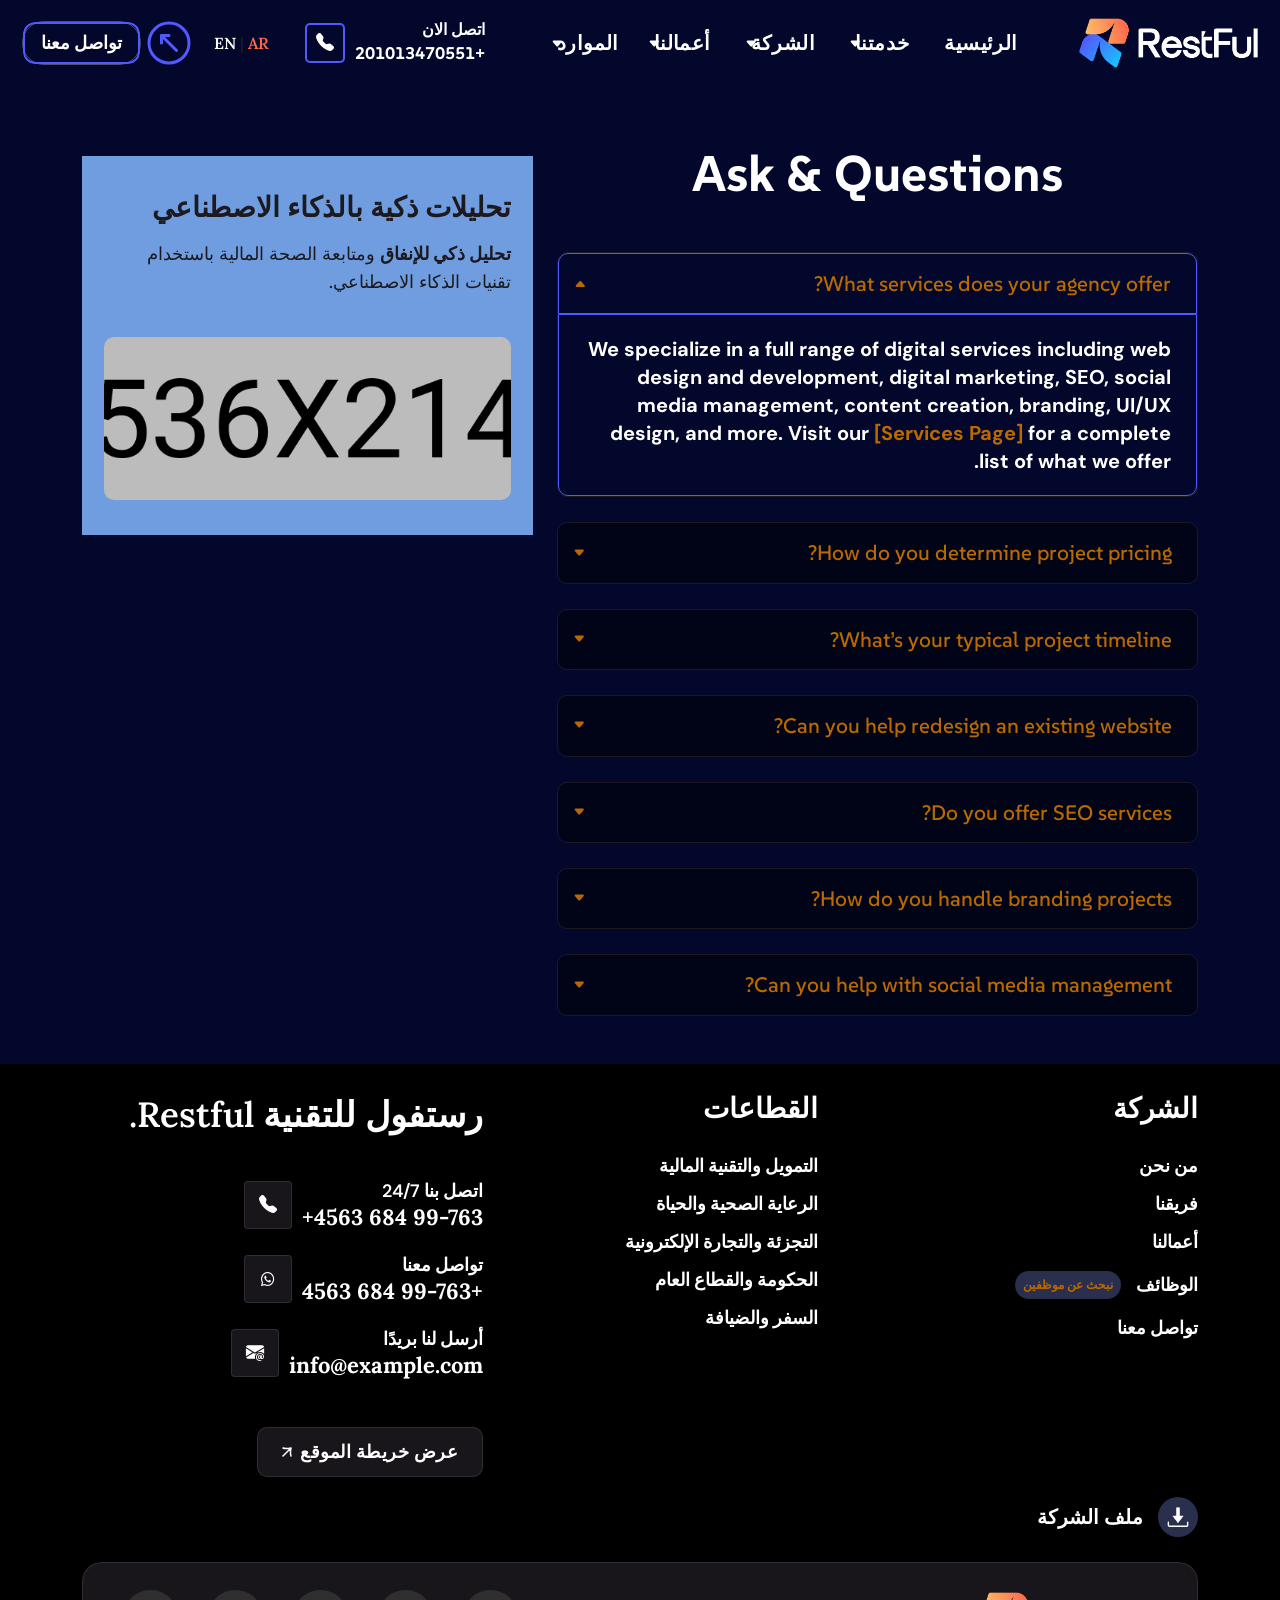
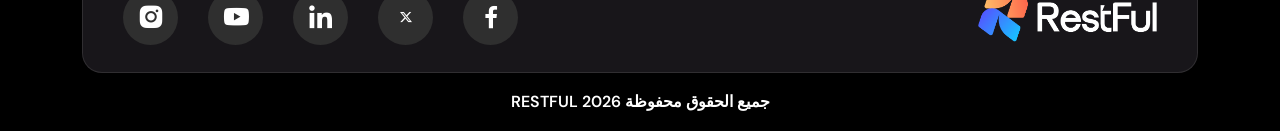
<file: Ask.html>
<!doctype html>
<html lang="en" dir="rtl">

<head>
    <!-- Required meta tags -->
    <meta charset="utf-8">
    <meta name="viewport" content="width=device-width, initial-scale=1">

    <!-- Bootstrap CSS -->
    <link href="assets/css/bootstrap.min.css" rel="stylesheet">
    <link href="assets/css/jquery-ui.css" rel="stylesheet">
    <!-- Bootstrap Icon CSS -->
    <link href="assets/css/bootstrap-icons.css" rel="stylesheet">
    <!-- CSS -->
    <link href="assets/css/animate.min.css" rel="stylesheet">
    <!-- FancyBox CSS -->
    <link href="assets/css/jquery.fancybox.min.css" rel="stylesheet">
    <!-- Swiper slider CSS -->
    <link rel="stylesheet" href="assets/css/swiper-bundle.min.css">
    <!-- Slick slider CSS -->
    <link rel="stylesheet" href="assets/css/slick.css">
    <link rel="stylesheet" href="assets/css/slick-theme.css">
    <!-- BoxIcon  CSS -->
    <link href="assets/css/boxicons.min.css" rel="stylesheet">
    <!--  Style CSS  -->
    <link rel="stylesheet" href="assets/css/style.css">
    <!-- Title -->
    <title>RESTFUL -  منظومة تشغيل واحدة تُدار بذكاء</title>
    <link rel="icon" href="assets/img/logo/rlogo.png" type="image/gif" sizes="20x20">
</head>

<body class="marketing-agency">
    <!-- Back To Top -->
    <div class="progress-wrap">
        <svg class="progress-circle svg-content" width="100%" height="100%" viewBox="-1 -1 102 102">
            <path d="M50,1 a49,49 0 0,1 0,98 a49,49 0 0,1 0,-98" />
        </svg>
        <svg class="arrow" width="16" height="16" viewBox="0 0 16 16" xmlns="http://www.w3.org/2000/svg">
            <g>
                <path fill-rule="evenodd" clip-rule="evenodd" d="M7.03516 0.416666L7.03516 15H8.28516L8.28516 0.416666H7.03516Z" style="transition: stroke-dashoffset 10ms linear; stroke-dasharray: 31.6667; stroke-dashoffset: 31.6667;"></path>
                <path fill-rule="evenodd" clip-rule="evenodd" d="M8.28516 1.04115C8.28516 3.98115 5.70016 6.38281 2.94349 6.38281H2.31849V5.13281H2.94349C5.03599 5.13281 7.03516 3.26448 7.03516 1.04115V0.416979H8.28516V1.04115Z"></path>
                <path fill-rule="evenodd" clip-rule="evenodd" d="M7.03333 1.04115C7.03333 3.98115 9.61833 6.38281 12.375 6.38281H13V5.13281H12.375C10.2817 5.13281 8.28333 3.26448 8.28333 1.04115V0.416979H7.03333V1.04115Z"></path>
            </g>
        </svg>
    </div>
    <!-- header Section Start-->
    <header class="header-area style-4">
        <div class="container-fluid d-flex flex-nowrap align-items-center justify-content-between">
            <div class="company-logo">
                <a href="index.html" class="logo-dark"><img alt="image" class="img-fluid" src="assets/img/header-logo-white.png"></a>
                <a href="index.html" class="logo-light"><img alt="image" class="img-fluid" src="assets/img/header-logo-dark.png"></a>
            </div>
            <div class="menu-wrap">
                <div class="main-menu">
                    <div class="mobile-logo-area d-lg-none d-flex align-items-center justify-content-between">
                        <a href="index.html" class="mobile-logo-wrap">
                            <img alt="image" class="img-fluid light" src="assets/img/header-logo-white.png">
                            <img alt="image" class="img-fluid dark" src="assets/img/header-logo-dark.png">
                        </a>
                        <div class="menu-close-btn">
                            <i class="bi bi-x"></i>
                        </div>
                    </div>
                    <ul class="menu-list">
                        <!-- الرئيسية -->
                        <li>
                            <a href="index.html">الرئيسية</a>
                        </li>

                        <li class="menu-item-has-children">
                            <a href="case-study.html" class="drop-down">خدمتنا</a>
                            <i class="bi bi-plus dropdown-icon"></i>
                            <ul class="sub-menu">

                                <li><a href="about.html">عن الشركة</a></li>

                                <li class="menu-item-has-children">
                                    <a href="team.html">فريق العمل</a>
                                    <i class="d-lg-flex d-none bi-caret-left-fill dropdown-icon"></i>
                                    <i class="d-lg-none d-flex bi bi-plus dropdown-icon"></i>
                                    <ul class="sub-menu">
                                        <li><a href="team.html">عرض الفريق - النمط الأول</a></li>
                                        <li><a href="team2.html">عرض الفريق - النمط الثاني</a></li>
                                        <li><a href="team3.html">عرض الفريق - النمط الثالث</a></li>
                                        <li><a href="team-details.html">تفاصيل عضو الفريق</a></li>
                                    </ul>
                                </li>

                                <li><a href="award-recognitions.html">الجوائز والتكريمات</a></li>
                                <li><a href="social-responsibility.html">المسؤولية الاجتماعية</a></li>

                                <li class="menu-item-has-children">
                                    <a href="service.html">الخدمات</a>
                                    <i class="d-lg-flex d-none bi-caret-left-fill dropdown-icon"></i>
                                    <i class="d-lg-none d-flex bi bi-plus dropdown-icon"></i>
                                    <ul class="sub-menu">
                                        <li><a href="service.html">الخدمات - النمط الأول</a></li>
                                        <li><a href="service2.html">الخدمات - النمط الثاني</a></li>
                                        <li><a href="service-details.html">تفاصيل الخدمة</a></li>
                                    </ul>
                                </li>

                                <li class="menu-item-has-children">
                                    <a href="case-study.html">دراسات الحالة</a>
                                    <i class="d-lg-flex d-none bi-caret-left-fill dropdown-icon"></i>
                                    <i class="d-lg-none d-flex bi bi-plus dropdown-icon"></i>
                                    <ul class="sub-menu">
                                        <li><a href="case-study.html">دراسات الحالة - النمط الأول</a></li>
                                        <li><a href="case-study2.html">دراسات الحالة - النمط الثاني</a></li>
                                        <li><a href="case-study-details.html">تفاصيل دراسة الحالة</a></li>
                                    </ul>
                                </li>

                                <li class="menu-item-has-children">
                                    <a href="news-insight-grid.html">الأخبار والمقالات</a>
                                    <i class="d-lg-flex d-none bi-caret-left-fill dropdown-icon"></i>
                                    <i class="d-lg-none d-flex bi bi-plus dropdown-icon"></i>
                                    <ul class="sub-menu">
                                        <li><a href="news-insight-grid.html">عرض الأخبار - النمط الأول</a></li>
                                        <li><a href="news-insight-grid2.html">عرض الأخبار - النمط الثاني</a></li>
                                        <li><a href="news-insight-grid3.html">عرض الأخبار - النمط الثالث</a></li>
                                        <li><a href="news-insight-details.html">تفاصيل المقال</a></li>
                                    </ul>
                                </li>

                                <li><a href="pricing.html">خطط الأسعار</a></li>

                                <li class="menu-item-has-children">
                                    <a href="career.html">الوظائف</a>
                                    <i class="d-lg-flex d-none bi-caret-left-fill dropdown-icon"></i>
                                    <i class="d-lg-none d-flex bi bi-plus dropdown-icon"></i>
                                    <ul class="sub-menu">
                                        <li><a href="career.html">الوظائف المتاحة</a></li>
                                        <li><a href="career-details.html">تفاصيل الوظيفة</a></li>
                                    </ul>
                                </li>

                                <li class="menu-item-has-children">
                                    <a href="shop.html">المتجر</a>
                                    <i class="d-lg-flex d-none bi-caret-left-fill dropdown-icon"></i>
                                    <i class="d-lg-none d-flex bi bi-plus dropdown-icon"></i>
                                    <ul class="sub-menu">
                                        <li><a href="shop.html">عرض المنتجات</a></li>
                                        <li><a href="cart.html">سلة المشتريات</a></li>
                                        <li><a href="checkout.html">إتمام الطلب</a></li>
                                        <li><a href="product-details.html">تفاصيل المنتج</a></li>
                                    </ul>
                                </li>

                                <li><a href="faq.html">الأسئلة الشائعة</a></li>
                                <li><a href="contact.html">تواصل معنا</a></li>

                            </ul>
                        </li>

                        <li class="menu-item-has-children">

                            <a href="case-study.html" class="drop-down">الشركة</a>
                            <i class="bi bi-plus dropdown-icon"></i>
                            <ul class="sub-menu">
                                <li><a href="about.html">عن الشركة</a></li>
                                <li>
                                    <a href="team.html">فريق العمل</a>
                                    <i class="d-lg-flex d-none bi-caret-left-fill dropdown-icon"></i>
                                    <i class="d-lg-none d-flex bi bi-plus dropdown-icon"></i>
                                    <ul class="sub-menu">
                                        <li><a href="team.html">أسلوب الفريق 01</a></li>
                                        <li><a href="team2.html">أسلوب الفريق 02</a></li>
                                        <li><a href="team3.html">أسلوب الفريق 03</a></li>
                                        <li><a href="team-details.html">تفاصيل الفريق</a></li>
                                    </ul>
                                </li>

                                <li><a href="award-recognitions.html">الجوائز والتكريمات</a></li>
                                <li><a href="social-responsibility.html">المسؤولية الاجتماعية</a></li>

                                <li>
                                    <a href="service.html">الخدمات</a>
                                    <i class="d-lg-flex d-none bi-caret-left-fill dropdown-icon"></i>
                                    <i class="d-lg-none d-flex bi bi-plus dropdown-icon"></i>
                                    <ul class="sub-menu">
                                        <li><a href="service.html">أسلوب الخدمات 01</a></li>
                                        <li><a href="service2.html">أسلوب الخدمات 02</a></li>
                                        <li><a href="service-details.html">تفاصيل الخدمة</a></li>
                                    </ul>
                                </li>

                                <li>
                                    <a href="case-study.html">دراسات الحالة</a>
                                    <i class="d-lg-flex d-none bi-caret-left-fill dropdown-icon"></i>
                                    <i class="d-lg-none d-flex bi bi-plus dropdown-icon"></i>
                                    <ul class="sub-menu">
                                        <li><a href="case-study.html">دراسات الحالة 01</a></li>
                                        <li><a href="case-study2.html">دراسات الحالة 02</a></li>
                                        <li><a href="case-study-details.html">تفاصيل دراسة الحالة</a></li>
                                    </ul>
                                </li>

                                <li>
                                    <a href="news-insight-grid.html">الأخبار والمقالات</a>
                                    <i class="d-lg-flex d-none bi-caret-left-fill dropdown-icon"></i>
                                    <i class="d-lg-none d-flex bi bi-plus dropdown-icon"></i>
                                    <ul class="sub-menu">
                                        <li><a href="news-insight-grid.html">الأخبار والمقالات 01</a></li>
                                        <li><a href="news-insight-grid2.html">الأخبار والمقالات 02</a></li>
                                        <li><a href="news-insight-grid3.html">الأخبار والمقالات 03</a></li>
                                        <li><a href="news-insight-details.html">تفاصيل المقال</a></li>
                                    </ul>
                                </li>

                                <li><a href="pricing.html">خطط الأسعار</a></li>

                                <li>
                                    <a href="career.html">الوظائف</a>
                                    <i class="d-lg-flex d-none bi-caret-left-fill dropdown-icon"></i>
                                    <i class="d-lg-none d-flex bi bi-plus dropdown-icon"></i>
                                    <ul class="sub-menu">
                                        <li><a href="career.html">الوظائف</a></li>
                                        <li><a href="career-details.html">تفاصيل الوظيفة</a></li>
                                    </ul>
                                </li>

                                <li>
                                    <a href="shop.html">المتجر</a>
                                    <i class="d-lg-flex d-none bi-caret-left-fill dropdown-icon"></i>
                                    <i class="d-lg-none d-flex bi bi-plus dropdown-icon"></i>
                                    <ul class="sub-menu">
                                        <li><a href="shop.html">المتجر</a></li>
                                        <li><a href="cart.html">سلة المشتريات</a></li>
                                        <li><a href="checkout.html">إتمام الطلب</a></li>
                                        <li><a href="product-details.html">تفاصيل المنتج</a></li>
                                    </ul>
                                </li>

                                <li><a href="faq.html">الأسئلة الشائعة</a></li>
                                <li><a href="contact.html">تواصل معنا</a></li>
                            </ul>
                        </li>

                        <li class="menu-item-has-children">
                            <a href="news-insight-grid.html" class="drop-down">أعمالنا</a>
                            <i class="bi bi-plus dropdown-icon"></i>
                            <ul class="sub-menu">
                                <li><a href="portfolio-classic.html">عرض كلاسيكي</a></li>
                                <li><a href="portfolio-creative.html">عرض إبداعي</a></li>
                                <li><a href="portfolio-caption.html">عرض مع وصف</a></li>
                                <li><a href="portfolio-horizontal.html">عرض أفقي</a></li>
                                <li><a href="portfolio-carousel.html">عرض متحرك (Carousel)</a></li>
                                <li><a href="portfolio-vertical.html">عرض رأسي</a></li>
                                <li><a href="portfolio-interactive-link.html">عرض تفاعلي</a></li>
                                <li><a href="portfolio-grid.html">عرض شبكي</a></li>
                                <li><a href="portfolio-details.html">تفاصيل المشروع</a></li>
                            </ul>
                        </li>
                        <li class="menu-item-has-children">
                            <a href="news-insight-grid.html" class="drop-down">الموارد</a>
                            <i class="bi bi-plus dropdown-icon"></i>
                            <ul class="sub-menu">
                                <li><a href="portfolio-classic.html">المقالات</a></li>
                                <li><a href="portfolio-creative.html">الدراسات</a></li>
                                <li><a href="portfolio-caption.html">الأدلة الإرشادية</a></li>
                                <li><a href="portfolio-horizontal.html">الكتب الإلكترونية</a></li>
                                <li><a href="portfolio-carousel.html">الفيديوهات التعليمية</a></li>
                                <li><a href="portfolio-vertical.html">الندوات والويبينار</a></li>
                                <li><a href="portfolio-interactive-link.html">الأسئلة الشائعة</a></li>
                                <li><a href="portfolio-grid.html">أخبار الشركة</a></li>
                                <li><a href="portfolio-details.html">مركز المعرفة</a></li>
                            </ul>
                        </li>
                    </ul>
                    <!--<div class="btn-and-contact-area d-lg-none d-block">
                        <a href="contact.html" class="contact-btn">
                            <span class="icon">
                                <svg width="10" height="10" viewBox="0 0 10 10" xmlns="http://www.w3.org/2000/svg">
                                    <path d="M1 9L9 1M9 1C7.22222 1.33333 3.33333 2 1 1M9 1C8.66667 2.66667 8 6.33333 9 9" stroke-width="1.5" stroke-linecap="round" />
                                </svg>
                            </span>
                            <span class="content">تواصل معنا</span>
                            <span class="icon two">
                                <svg width="10" height="10" viewBox="0 0 10 10" xmlns="http://www.w3.org/2000/svg">
                                    <path d="M1 9L9 1M9 1C7.22222 1.33333 3.33333 2 1 1M9 1C8.66667 2.66667 8 6.33333 9 9" stroke-width="1.5" stroke-linecap="round" />
                                </svg>
                            </span>
                        </a>
                    </div>-->
                </div>
                <div class="nav-right">
                    <div class="contact-area d-lg-flex d-none">

                        <div class="content">
                            <span>اتصل الان</span>
                            <h6><a href="tel:+201013470551">+201013470551</a></h6>
                        </div>
                        <div class="icon">
                            <i class="bi bi-telephone-fill"></i>
                        </div>
                    </div>
                    <div class="lang-switch d-flex align-items-center me-3">
                        <a href="?lang=ar" class="lang-btn active">AR</a>
                        <span class="mx-1">|</span>
                        <a href="?lang=en" class="lang-btn">EN</a>
                    </div>
                    <a href="contact.html" class="primary-btn4 d-lg-flex d-none">
                        <span class="icon two">
                            <svg width="100" height="100" viewBox="0 0 100 100" xmlns="http://www.w3.org/2000/svg">
                                <!-- Gradient Definitions -->
                                <defs>
                                    <linearGradient id="ringGradient" x1="0%" y1="100%" x2="100%" y2="0%">
                                        <stop offset="100%" stop-color="#5259FF" />
                                    </linearGradient>

                                    <linearGradient id="arrowGradient" x1="0%" y1="100%" x2="100%" y2="0%">
                                        <stop offset="100%" stop-color="#5259FF" />
                                    </linearGradient>
                                </defs>
                                <!-- Transparent Background (default SVG is transparent) -->
                                <!-- Circle Ring -->
                                <circle cx="50" cy="50" r="40"
                                        fill="none"
                                        stroke="url(#ringGradient)"
                                        stroke-width="6"
                                        stroke-linecap="round" />

                                <!-- Arrow Line -->
                                <line x1="35" y1="65" x2="65" y2="35"
                                      stroke="url(#arrowGradient)"
                                      stroke-width="6"
                                      stroke-linecap="round" />

                                <!-- Arrow Head -->
                                <polyline points="50,35 65,35 65,50"
                                          fill="none"
                                          stroke="url(#arrowGradient)"
                                          stroke-width="6"
                                          stroke-linecap="round"
                                          stroke-linejoin="round" />
                            </svg>

                        </span>
                        <span class="contact-btn">تواصل معنا</span>
                        <span class="icon">
                            <svg width="100" height="100" viewBox="0 0 100 100" xmlns="http://www.w3.org/2000/svg">
                                <!-- Gradient Definitions -->
                                <defs>
                                    <linearGradient id="ringGradient" x1="0%" y1="100%" x2="100%" y2="0%">
                                        <stop offset="0%" stop-color="#fe8f58" />   <!-- orange -->
                                        <stop offset="20%" stop-color="#fe6a4d" />  <!-- dark orange -->
                                        <stop offset="40%" stop-color="#fe6a4d" />  <!-- cyan -->
                                        <stop offset="60%" stop-color="#20c1fb" />  <!-- light blue -->
                                        <stop offset="80%" stop-color="#4c66ff" />  <!-- blue -->
                                        <stop offset="100%" stop-color="#4f68ff" /> <!-- purple -->
                                    </linearGradient>

                                    <linearGradient id="arrowGradient" x1="0%" y1="100%" x2="100%" y2="0%">
                                        <stop offset="0%" stop-color="#19c1ff" />
                                        <stop offset="100%" stop-color="#3e7eff" />
                                    </linearGradient>
                                </defs>

                                <!-- Transparent Background (default SVG is transparent) -->
                                <!-- Circle Ring -->
                                <circle cx="50" cy="50" r="40"
                                        fill="none"
                                        stroke="url(#ringGradient)"
                                        stroke-width="6"
                                        stroke-linecap="round" />

                                <!-- Arrow Line -->
                                <line x1="35" y1="65" x2="65" y2="35"
                                      stroke="url(#arrowGradient)"
                                      stroke-width="6"
                                      stroke-linecap="round" />

                                <!-- Arrow Head -->
                                <polyline points="50,35 65,35 65,50"
                                          fill="none"
                                          stroke="url(#arrowGradient)"
                                          stroke-width="6"
                                          stroke-linecap="round"
                                          stroke-linejoin="round" />
                            </svg>
                        </span>
                    </a>
                    <div class="sidebar-button mobile-menu-btn">
                        <svg width="20" height="18" viewBox="0 0 20 18" xmlns="http://www.w3.org/2000/svg">
                            <path d="M1.29445 2.8421H10.5237C11.2389 2.8421 11.8182 2.2062 11.8182 1.42105C11.8182 0.635903 11.2389 0 10.5237 0H1.29445C0.579249 0 0 0.635903 0 1.42105C0 2.2062 0.579249 2.8421 1.29445 2.8421Z"></path>
                            <path d="M1.23002 10.421H18.77C19.4496 10.421 20 9.78506 20 8.99991C20 8.21476 19.4496 7.57886 18.77 7.57886H1.23002C0.550421 7.57886 0 8.21476 0 8.99991C0 9.78506 0.550421 10.421 1.23002 10.421Z"></path>
                            <path d="M18.8052 15.1579H10.2858C9.62563 15.1579 9.09094 15.7938 9.09094 16.5789C9.09094 17.3641 9.62563 18 10.2858 18H18.8052C19.4653 18 20 17.3641 20 16.5789C20 15.7938 19.4653 15.1579 18.8052 15.1579Z"></path>
                        </svg>
                    </div>
                </div>
            </div>
        </div>
    </header>
    <!-- header Section End-->
    <!-- Faq Page Start -->
    <div class="faq-page py-5 ">
        <div class="container">
            <div class="row ">
                <div class="col-xxl-8 col-xl-7 col-lg-8 pt-5 ">
                    <div class="section-title three text-center py-5">
                        <h2>Ask & Questions</h2>
                    </div>
                    <div class="faq-wrap two">
                        <div class="accordion accordion-flush" id="accordionFlushExample">
                            <div class="accordion-item wow animate fadeInDown" data-wow-delay="200ms" data-wow-duration="1500ms">
                                <h5 class="accordion-header" id="flush-headingOne">
                                    <button class="accordion-button" type="button"
                                            data-bs-toggle="collapse" data-bs-target="#flush-collapseOne"
                                            aria-expanded="false" aria-controls="flush-collapseOne">
                                        What services does your agency offer?
                                    </button>
                                </h5>
                                <div id="flush-collapseOne" class="accordion-collapse collapse show"
                                     aria-labelledby="flush-headingOne" data-bs-parent="#accordionFlushExample">
                                    <div class="accordion-body">
                                        We specialize in a full range of digital services including <span>web design and development, digital marketing, SEO, social media management, content creation, branding, UI/UX design, and more.</span> Visit our <a href="service.html">[Services Page]</a> for a complete list of what we offer.
                                    </div>
                                </div>
                            </div>
                            <div class="accordion-item wow animate fadeInDown" data-wow-delay="400ms" data-wow-duration="1500ms">
                                <h5 class="accordion-header" id="flush-headingTwo">
                                    <button class="accordion-button collapsed" type="button"
                                            data-bs-toggle="collapse" data-bs-target="#flush-collapseTwo"
                                            aria-expanded="false" aria-controls="flush-collapseTwo">
                                        How do you determine project pricing?
                                    </button>
                                </h5>
                                <div id="flush-collapseTwo" class="accordion-collapse collapse"
                                     aria-labelledby="flush-headingTwo" data-bs-parent="#accordionFlushExample">
                                    <div class="accordion-body">
                                        Project pricing depends on factors like <span>project scope, complexity, timeline, and required resources.</span> We assess your specific needs and provide a customized quote based on the work involved.
                                    </div>
                                </div>
                            </div>
                            <div class="accordion-item wow animate fadeInDown" data-wow-delay="600ms" data-wow-duration="1500ms">
                                <h5 class="accordion-header" id="flush-headingThree">
                                    <button class="accordion-button collapsed" type="button"
                                            data-bs-toggle="collapse" data-bs-target="#flush-collapseThree"
                                            aria-expanded="false" aria-controls="flush-collapseThree">
                                        What’s your typical project timeline?
                                    </button>
                                </h5>
                                <div id="flush-collapseThree" class="accordion-collapse collapse"
                                     aria-labelledby="flush-headingThree" data-bs-parent="#accordionFlushExample">
                                    <div class="accordion-body">
                                        Our typical project timeline varies based on the project's complexity, scope, and requirements. Smaller projects may take a few weeks, while larger or more complex ones can take several months.
                                    </div>
                                </div>
                            </div>
                            <div class="accordion-item wow animate fadeInDown" data-wow-delay="800ms" data-wow-duration="1500ms">
                                <h5 class="accordion-header" id="flush-headingFour">
                                    <button class="accordion-button collapsed" type="button"
                                            data-bs-toggle="collapse" data-bs-target="#flush-collapseFour"
                                            aria-expanded="false" aria-controls="flush-collapseFour">
                                        Can you help redesign an existing website?
                                    </button>
                                </h5>
                                <div id="flush-collapseFour" class="accordion-collapse collapse"
                                     aria-labelledby="flush-headingFour" data-bs-parent="#accordionFlushExample">
                                    <div class="accordion-body">
                                        Yes! We can help redesign your existing website to improve its look, functionality, and performance. Whether you need a modern refresh, better user experience, or enhanced features, we tailor the redesign to meet your goals. Contact us to discuss your vision!
                                    </div>
                                </div>
                            </div>
                            <div class="accordion-item wow animate fadeInDown" data-wow-delay="800ms" data-wow-duration="1500ms">
                                <h5 class="accordion-header" id="flush-headingFive">
                                    <button class="accordion-button collapsed" type="button"
                                            data-bs-toggle="collapse" data-bs-target="#flush-collapseFive"
                                            aria-expanded="false" aria-controls="flush-collapseFive">
                                        Do you offer SEO services?
                                    </button>
                                </h5>
                                <div id="flush-collapseFive" class="accordion-collapse collapse"
                                     aria-labelledby="flush-headingFive" data-bs-parent="#accordionFlushExample">
                                    <div class="accordion-body">
                                        Yes! We offer SEO services to help improve your website’s visibility, search rankings, and organic traffic. Our services include keyword optimization, technical SEO, content strategy, and performance tracking. Let’s discuss how we can boost your online presence!
                                    </div>
                                </div>
                            </div>
                            <div class="accordion-item wow animate fadeInDown" data-wow-delay="800ms" data-wow-duration="1500ms">
                                <h5 class="accordion-header" id="flush-headingSix">
                                    <button class="accordion-button collapsed" type="button"
                                            data-bs-toggle="collapse" data-bs-target="#flush-collapseSix"
                                            aria-expanded="false" aria-controls="flush-collapseSix">
                                        How do you handle branding projects?
                                    </button>
                                </h5>
                                <div id="flush-collapseSix" class="accordion-collapse collapse"
                                     aria-labelledby="flush-headingSix" data-bs-parent="#accordionFlushExample">
                                    <div class="accordion-body">
                                        We handle branding projects by first understanding your business, target audience, and goals. Our process includes <span>research, strategy development, logo and visual identity creation, and brand messaging.</span>
                                    </div>
                                </div>
                            </div>
                            <div class="accordion-item wow animate fadeInDown" data-wow-delay="800ms" data-wow-duration="1500ms">
                                <h5 class="accordion-header" id="flush-headingSeven">
                                    <button class="accordion-button collapsed" type="button"
                                            data-bs-toggle="collapse" data-bs-target="#flush-collapseSeven"
                                            aria-expanded="false" aria-controls="flush-collapseSeven">
                                        Can you help with social media management?
                                    </button>
                                </h5>
                                <div id="flush-collapseSeven" class="accordion-collapse collapse"
                                     aria-labelledby="flush-headingSeven" data-bs-parent="#accordionFlushExample">
                                    <div class="accordion-body">
                                        Yes! We offer social media management services, including content creation, scheduling, engagement, and performance tracking.
                                    </div>
                                </div>
                            </div>
                        </div>
                    </div>
                </div>
                <div class="col-xxl-4 col-xl-5 col-lg-4 pt-5 mt-60">
                    <div class="feature-card2 magnetic-item" style="">
                        <div class="feature-content">
                            <h3>تحليلات ذكية بالذكاء الاصطناعي</h3>
                            <p><span>تحليل ذكي للإنفاق</span> ومتابعة الصحة المالية باستخدام تقنيات الذكاء الاصطناعي.</p>
                        </div>
                        <div class="feature-img">
                            <img src="assets/img/home2/feature-img3.jpg" alt="">
                        </div>
                    </div>
                </div>
            </div>
        </div>
    </div>
    <!-- Faq Page End -->
    <!-- home1 Footer Section Start -->
    <footer class="footer-section">
        <div class="container">
            <div class="footer-menu-wrap">
                <div class="row gy-5">
                    <div class="col-xl-4 col-lg-4 col-sm-6">
                        <div class="footer-widget">
                            <div class="widget-title">
                                <h3>الشركة</h3>
                            </div>
                            <ul class="widget-list">
                                <li><a href="about.html">من نحن</a></li>
                                <li><a href="team.html">فريقنا</a></li>
                                <li><a href="portfolio.html">أعمالنا</a></li>
                                <li><a href="career.html">الوظائف <span>نبحث عن موظفين</span></a></li>
                                <li><a href="contact.html">تواصل معنا</a></li>
                            </ul>
                        </div>
                    </div>
                    <div class="col-xl-3 col-lg-3 col-sm-6 d-flex justify-content-lg-start">
                        <div class="footer-widget">
                            <div class="widget-title">
                                <h3>القطاعات</h3>
                            </div>
                            <ul class="widget-list">
                                <li><a href="industry-details.html">التمويل والتقنية المالية</a></li>
                                <li><a href="industry-details.html">الرعاية الصحية والحياة</a></li>
                                <li><a href="industry-details.html">التجزئة والتجارة الإلكترونية</a></li>
                                <li><a href="industry-details.html">الحكومة والقطاع العام</a></li>
                                <li><a href="industry-details.html">السفر والضيافة</a></li>
                            </ul>
                        </div>
                    </div>
                    <div class="col-lg-5">
                        <div class="footer-contact-wrap">
                            <div class="title-area">
                                <h2> رستفول للتقنية Restful.</h2>
                            </div>
                            <ul class="contact-list">
                                <li class="single-contact">
                                    <div class="content">
                                        <span>اتصل بنا 24/7</span>
                                        <a href="tel:+997636844563">99-763 684 4563+</a>
                                    </div>
                                    <div class="icon">
                                        <i class="bi bi-telephone-fill"></i>
                                    </div>
                                </li>
                                <li class="single-contact">

                                    <div class="content">
                                        <span>تواصل معنا</span>
                                        <a href="https://wa.me/997636844563" target="_blank">
                                            +99-763 684 4563
                                        </a>
                                    </div>
                                    <div class="icon">
                                        <i class='bx bxl-whatsapp'></i>
                                    </div>
                                </li>
                                <li class="single-contact">

                                    <div class="content">
                                        <span>أرسل لنا بريدًا</span>
                                        <a href="mailto:info@example.com">info@example.com</a>
                                    </div>
                                    <div class="icon">
                                        <i class="bi bi-envelope-at-fill"></i>
                                    </div>
                                </li>
                            </ul>
                            <a href="https://www.google.com/maps" class="primary-btn1 transparent">
                                <span>
                                    عرض خريطة الموقع
                                    <svg width="10" height="10" viewBox="0 0 10 10" xmlns="http://www.w3.org/2000/svg">
                                        <path d="M1 9L9 1M9 1C7.22222 1.33333 3.33333 2 1 1M9 1C8.66667 2.66667 8 6.33333 9 9" stroke-width="1.5" stroke-linecap="round" />
                                    </svg>
                                </span>
                                <span>
                                    عرض خريطة الموقع
                                    <svg width="10" height="10" viewBox="0 0 10 10" xmlns="http://www.w3.org/2000/svg">
                                        <path d="M1 9L9 1M9 1C7.22222 1.33333 3.33333 2 1 1M9 1C8.66667 2.66667 8 6.33333 9 9" stroke-width="1.5" stroke-linecap="round" />
                                    </svg>
                                </span>
                            </a>
                        </div>
                    </div>
                </div>
            </div>
            <a href="assets/company-desk.pdf" class="file-download-btn" download>
                <div class="icon">
                    <svg width="24" height="24" viewBox="0 0 24 24" fill="none" xmlns="http://www.w3.org/2000/svg">
                        <path d="M10.6758 2.80469H13.3242V11.0102H17.0039L12 17.5609L6.99609 11.0102H10.6758V2.80469Z" />
                        <path d="M10.6758 3.1566H13.3266L12.975 2.80504V9.99801C12.975 10.3308 12.9633 10.6636 12.975 10.9964V11.0105C12.975 11.2004 13.1367 11.3621 13.3266 11.3621H17.0062C16.9055 11.1863 16.8047 11.0105 16.7016 10.8324C16.5352 11.0504 16.3711 11.266 16.2047 11.4839C15.8062 12.0043 15.4078 12.5246 15.0117 13.0472C14.5312 13.6777 14.0484 14.3082 13.568 14.9386C13.1508 15.4847 12.7336 16.0285 12.3187 16.5746C12.1172 16.8394 11.8969 17.0972 11.7094 17.3714C11.707 17.3761 11.7023 17.3785 11.7 17.3832H12.307C12.1406 17.1652 11.9766 16.9496 11.8102 16.7316C11.4117 16.2113 11.0133 15.691 10.6172 15.1683C10.1367 14.5379 9.6539 13.9074 9.17343 13.2769C8.75625 12.7308 8.33906 12.1871 7.92422 11.641C7.72265 11.3761 7.53281 11.0949 7.31484 10.8441C7.3125 10.8394 7.30781 10.8371 7.30547 10.8324C7.20469 11.0082 7.1039 11.1839 7.00078 11.3621H10.6805C10.8703 11.3621 11.032 11.2004 11.032 11.0105V3.81754C11.032 3.48473 11.0437 3.15192 11.032 2.8191V2.80504C11.032 2.62223 10.8703 2.4441 10.6805 2.45348C10.4906 2.46285 10.3289 2.60817 10.3289 2.80504V9.99801C10.3289 10.3285 10.3102 10.666 10.3289 10.9964V11.0105L10.6805 10.6589H7.00078C6.75937 10.6589 6.52969 10.9683 6.69609 11.1886C6.8625 11.4066 7.02656 11.6222 7.19297 11.8402C7.5914 12.3605 7.98984 12.8808 8.38593 13.4035C8.8664 14.0339 9.34922 14.6644 9.82968 15.2949C10.2469 15.841 10.6641 16.3847 11.0789 16.9308C11.2828 17.1957 11.4844 17.4629 11.6883 17.7277C11.6906 17.7324 11.6953 17.7347 11.6977 17.7394C11.8687 17.9621 12.1336 17.9621 12.3047 17.7394C12.4711 17.5214 12.6352 17.3058 12.8016 17.0879C13.2 16.5675 13.5984 16.0472 13.9945 15.5246C14.475 14.8941 14.9578 14.2636 15.4383 13.6332C15.8555 13.0871 16.2727 12.5433 16.6875 11.9972C16.8891 11.7324 17.1117 11.4769 17.2969 11.2004C17.2992 11.1957 17.3039 11.1933 17.3062 11.1886C17.475 10.9683 17.2453 10.6589 17.0016 10.6589H13.3219L13.6734 11.0105V3.81754C13.6734 3.48473 13.6852 3.15192 13.6734 2.8191V2.80504C13.6734 2.6152 13.5117 2.45348 13.3219 2.45348H10.6711C10.4883 2.45348 10.3102 2.6152 10.3195 2.80504C10.3312 2.99489 10.4789 3.1566 10.6758 3.1566Z" />
                        <path d="M20.9297 17.2117V19.9609C20.9297 20.1132 20.939 20.2726 20.9203 20.425C20.9297 20.3617 20.9367 20.3007 20.9461 20.2375C20.9344 20.3101 20.9156 20.3804 20.8875 20.4507L20.9578 20.282C20.9367 20.3289 20.9133 20.3757 20.8875 20.4203C20.843 20.4882 20.8031 20.4836 20.925 20.3781C20.9062 20.3945 20.8898 20.4156 20.8734 20.4343C20.8664 20.4414 20.8195 20.4882 20.8172 20.4859C20.8125 20.4836 20.9859 20.3734 20.8734 20.439C20.8242 20.4695 20.7773 20.4953 20.7234 20.5187L20.8922 20.4484C20.8219 20.4765 20.7539 20.4953 20.6789 20.507C20.7422 20.4976 20.8031 20.4906 20.8664 20.4812C20.6789 20.5047 20.482 20.4906 20.2945 20.4906H3.2906C3.23904 20.4906 3.18982 20.4882 3.13826 20.4812C3.20154 20.4906 3.26248 20.4976 3.32576 20.507C3.2531 20.4953 3.18279 20.4765 3.11248 20.4484L3.28123 20.5187C3.23435 20.4976 3.18748 20.4742 3.14295 20.4484C3.07498 20.4039 3.07967 20.364 3.18514 20.4859C3.16873 20.4672 3.14764 20.4507 3.12889 20.4343C3.12185 20.4273 3.07498 20.3804 3.07732 20.3781C3.07967 20.3734 3.18982 20.5468 3.1242 20.4343C3.09373 20.3851 3.06795 20.3382 3.04451 20.2843L3.11482 20.4531C3.0867 20.3828 3.06795 20.3148 3.05623 20.2398C3.0656 20.3031 3.07264 20.364 3.08201 20.4273C3.0656 20.2984 3.07264 20.1648 3.07264 20.0359V17.2164C3.07264 16.8484 2.7492 16.4968 2.36951 16.5132C1.98748 16.5297 1.66639 16.8226 1.66639 17.2164V19.9726C1.66639 20.0804 1.66404 20.1906 1.66639 20.2984C1.6781 20.9875 2.10232 21.564 2.73982 21.8078C2.96951 21.8968 3.20857 21.9015 3.44998 21.9015H20.7117C21.6047 21.8992 22.3289 21.1937 22.343 20.2984C22.357 19.3703 22.343 18.4422 22.343 17.514V17.2164C22.343 16.8484 22.0195 16.4968 21.6398 16.5132C21.2508 16.525 20.9297 16.8179 20.9297 17.2117Z" />
                    </svg>
                </div>
                ملف الشركة
            </a>
            <div class="logo-and-sevice-menu-wrap">
                <a href="index.html" class="footer-logo">
                    <img class="image-footer" src="assets/img/header-logo-white.png" alt="">
                </a>
                <ul class="social-list">
                    <li><a href="https://www.facebook.com/"><i class='bx bxl-facebook'></i></a></li>
                    <li><a href="https://x.com/"><i class="bi bi-twitter-x"></i></a></li>
                    <li><a href="https://www.linkedin.com/"><i class='bx bxl-linkedin'></i></a></li>
                    <li><a href="https://www.youtube.com/"><i class='bx bxl-youtube'></i></a></li>
                    <li><a href="https://www.instagram.com/"><i class='bx bxl-instagram-alt'></i></a></li>
                </ul>
            </div>
            <div class="copyright-and-social-area text-center">
                <p>جميع الحقوق محفوظة 2026 <a href="https://www.egenslab.com/">RESTFUL</a></p>

            </div>
        </div>
    </footer>
    <!-- home1 Footer Section End -->
    <!--  Main jQuery  -->
    <script src="assets/js/jquery-3.7.1.min.js"></script>
    <script src="assets/js/jquery-ui.js"></script>
    <!-- Popper and Bootstrap JS -->
    <script src="assets/js/bootstrap.min.js"></script>
    <script src="assets/js/popper.min.js"></script>
    <!-- Swiper slider JS -->
    <script src="assets/js/swiper-bundle.min.js"></script>
    <script src="assets/js/slick.js"></script>
    <!-- Waypoints JS -->
    <script src="assets/js/waypoints.min.js"></script>
    <!-- Counterup JS -->
    <script src="assets/js/jquery.counterup.min.js"></script>
    <script src="assets/js/ScrollSmoother.min.js"></script>
    <!-- Wow JS -->
    <script src="assets/js/wow.min.js"></script>
    <!-- Marquee  JS -->
    <script src="assets/js/jquery.marquee.min.js"></script>
    <!-- Gsap  JS -->
    <script src="assets/js/gsap.min.js"></script>
    <script src="assets/js/ScrollTrigger.min.js"></script>
    <script src="assets/js/jquery.fancybox.min.js"></script>
    <!-- Custom JS -->
    <script src="assets/js/custom.js"></script>
</body>

</html>
</file>
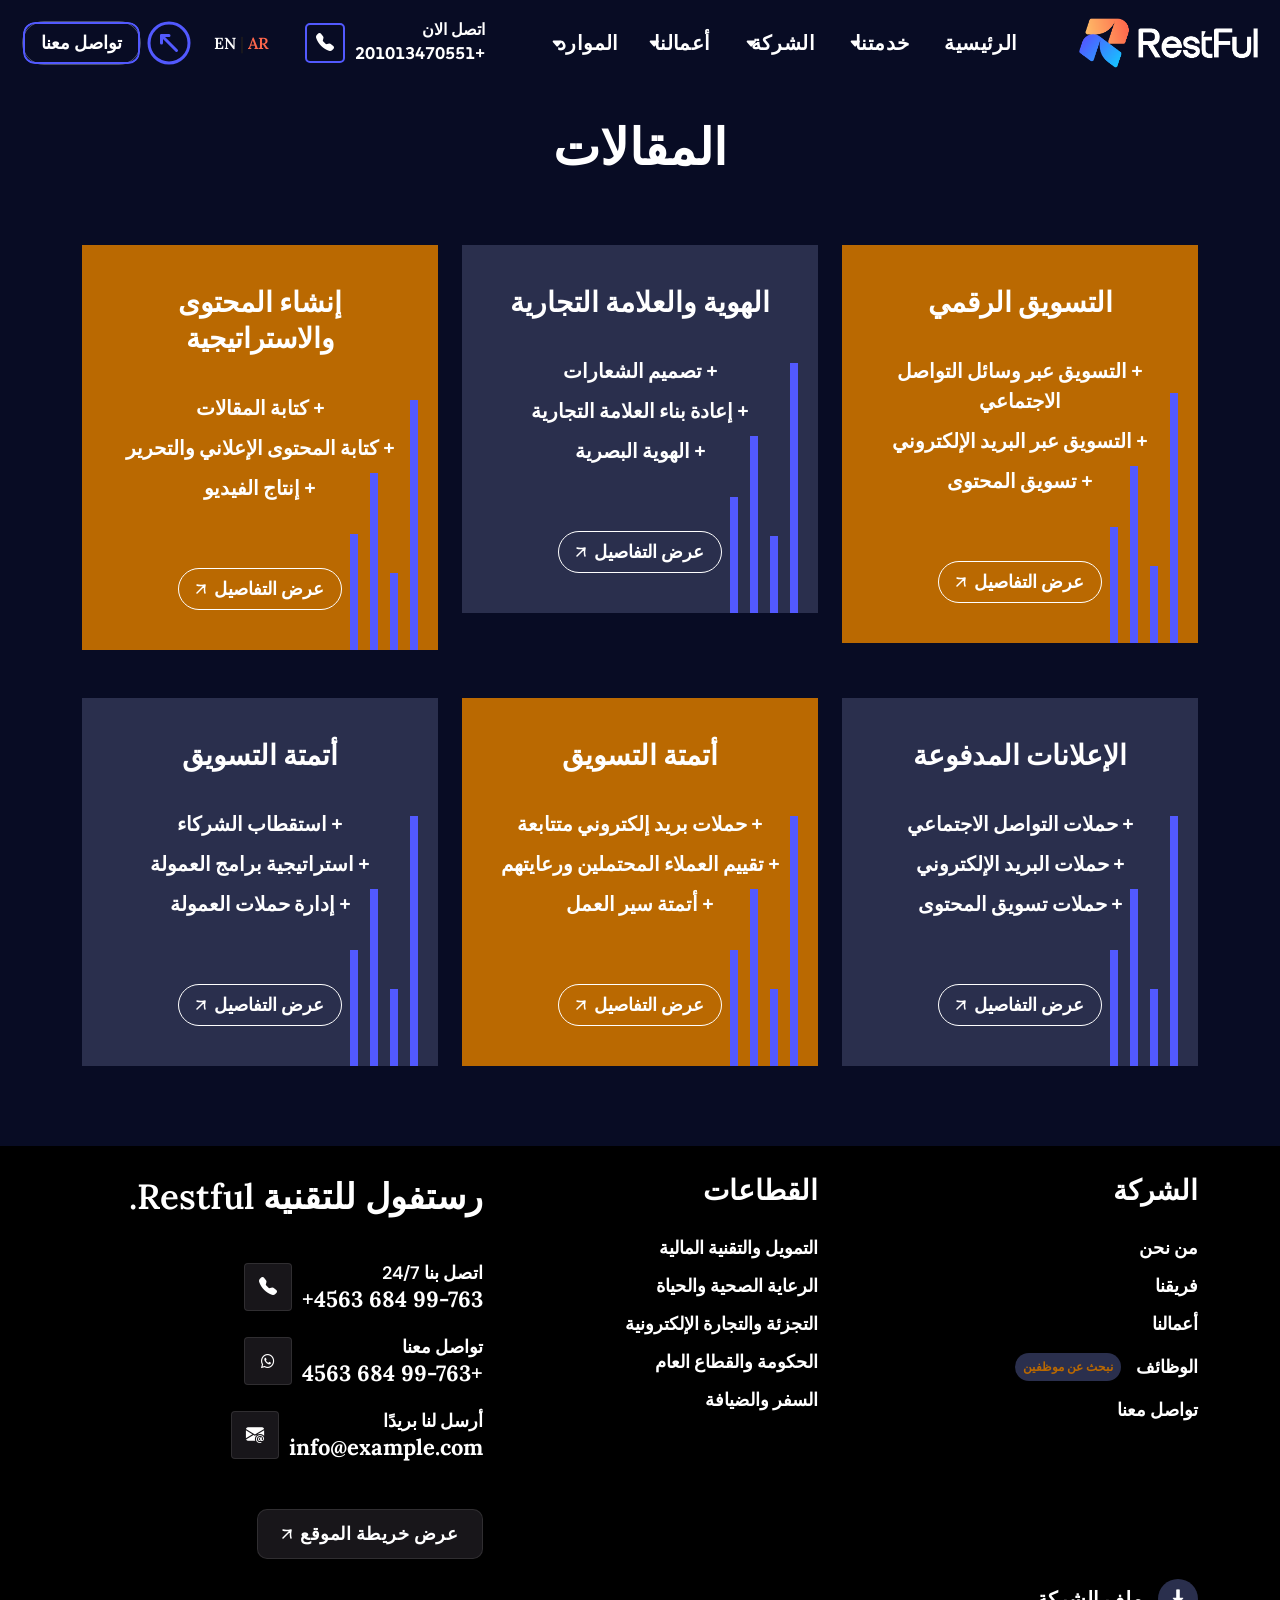
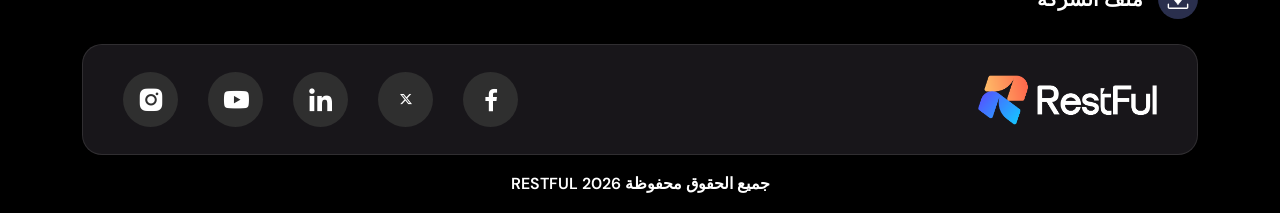
<file: Blog.html>
<!doctype html>
<html lang="en" dir="rtl">

<head>
    <!-- Required meta tags -->
    <meta charset="utf-8">
    <meta name="viewport" content="width=device-width, initial-scale=1">

    <!-- Bootstrap CSS -->
    <link href="assets/css/bootstrap.min.css" rel="stylesheet">
    <link href="assets/css/jquery-ui.css" rel="stylesheet">
    <!-- Bootstrap Icon CSS -->
    <link href="assets/css/bootstrap-icons.css" rel="stylesheet">
    <!-- CSS -->
    <link href="assets/css/animate.min.css" rel="stylesheet">
    <!-- FancyBox CSS -->
    <link href="assets/css/jquery.fancybox.min.css" rel="stylesheet">
    <!-- Swiper slider CSS -->
    <link rel="stylesheet" href="assets/css/swiper-bundle.min.css">
    <!-- Slick slider CSS -->
    <link rel="stylesheet" href="assets/css/slick.css">
    <link rel="stylesheet" href="assets/css/slick-theme.css">
    <!-- BoxIcon  CSS -->
    <link href="assets/css/boxicons.min.css" rel="stylesheet">
    <!--  Style CSS  -->
    <link rel="stylesheet" href="assets/css/style.css">
    <!-- Title -->
    <title>RESTFUL -  منظومة تشغيل واحدة تُدار بذكاء</title>
    <link rel="icon" href="assets/img/logo/rlogo.png" type="image/gif" sizes="20x20">
</head>

<body class="marketing-agency">
    <!-- Back To Top -->
    <div class="progress-wrap">
        <svg class="progress-circle svg-content" width="100%" height="100%" viewBox="-1 -1 102 102">
            <path d="M50,1 a49,49 0 0,1 0,98 a49,49 0 0,1 0,-98" />
        </svg>
        <svg class="arrow" width="16" height="16" viewBox="0 0 16 16" xmlns="http://www.w3.org/2000/svg">
            <g>
                <path fill-rule="evenodd" clip-rule="evenodd" d="M7.03516 0.416666L7.03516 15H8.28516L8.28516 0.416666H7.03516Z" style="transition: stroke-dashoffset 10ms linear; stroke-dasharray: 31.6667; stroke-dashoffset: 31.6667;"></path>
                <path fill-rule="evenodd" clip-rule="evenodd" d="M8.28516 1.04115C8.28516 3.98115 5.70016 6.38281 2.94349 6.38281H2.31849V5.13281H2.94349C5.03599 5.13281 7.03516 3.26448 7.03516 1.04115V0.416979H8.28516V1.04115Z"></path>
                <path fill-rule="evenodd" clip-rule="evenodd" d="M7.03333 1.04115C7.03333 3.98115 9.61833 6.38281 12.375 6.38281H13V5.13281H12.375C10.2817 5.13281 8.28333 3.26448 8.28333 1.04115V0.416979H7.03333V1.04115Z"></path>
            </g>
        </svg>
    </div>
    <!-- header Section Start-->
    <header class="header-area style-4">
        <div class="container-fluid d-flex flex-nowrap align-items-center justify-content-between">
            <div class="company-logo">
                <a href="index.html" class="logo-dark"><img alt="image" class="img-fluid" src="assets/img/header-logo-white.png"></a>
                <a href="index.html" class="logo-light"><img alt="image" class="img-fluid" src="assets/img/header-logo-dark.png"></a>
            </div>
            <div class="menu-wrap">
                <div class="main-menu">
                    <div class="mobile-logo-area d-lg-none d-flex align-items-center justify-content-between">
                        <a href="index.html" class="mobile-logo-wrap">
                            <img alt="image" class="img-fluid light" src="assets/img/header-logo-white.png">
                            <img alt="image" class="img-fluid dark" src="assets/img/header-logo-dark.png">
                        </a>
                        <div class="menu-close-btn">
                            <i class="bi bi-x"></i>
                        </div>
                    </div>
                    <ul class="menu-list">
                        <!-- الرئيسية -->
                        <li>
                            <a href="index.html">الرئيسية</a>
                        </li>

                        <li class="menu-item-has-children">
                            <a href="case-study.html" class="drop-down">خدمتنا</a>
                            <i class="bi bi-plus dropdown-icon"></i>
                            <ul class="sub-menu">

                                <li><a href="about.html">عن الشركة</a></li>

                                <li class="menu-item-has-children">
                                    <a href="team.html">فريق العمل</a>
                                    <i class="d-lg-flex d-none bi-caret-left-fill dropdown-icon"></i>
                                    <i class="d-lg-none d-flex bi bi-plus dropdown-icon"></i>
                                    <ul class="sub-menu">
                                        <li><a href="team.html">عرض الفريق - النمط الأول</a></li>
                                        <li><a href="team2.html">عرض الفريق - النمط الثاني</a></li>
                                        <li><a href="team3.html">عرض الفريق - النمط الثالث</a></li>
                                        <li><a href="team-details.html">تفاصيل عضو الفريق</a></li>
                                    </ul>
                                </li>

                                <li><a href="award-recognitions.html">الجوائز والتكريمات</a></li>
                                <li><a href="social-responsibility.html">المسؤولية الاجتماعية</a></li>

                                <li class="menu-item-has-children">
                                    <a href="service.html">الخدمات</a>
                                    <i class="d-lg-flex d-none bi-caret-left-fill dropdown-icon"></i>
                                    <i class="d-lg-none d-flex bi bi-plus dropdown-icon"></i>
                                    <ul class="sub-menu">
                                        <li><a href="service.html">الخدمات - النمط الأول</a></li>
                                        <li><a href="service2.html">الخدمات - النمط الثاني</a></li>
                                        <li><a href="service-details.html">تفاصيل الخدمة</a></li>
                                    </ul>
                                </li>

                                <li class="menu-item-has-children">
                                    <a href="case-study.html">دراسات الحالة</a>
                                    <i class="d-lg-flex d-none bi-caret-left-fill dropdown-icon"></i>
                                    <i class="d-lg-none d-flex bi bi-plus dropdown-icon"></i>
                                    <ul class="sub-menu">
                                        <li><a href="case-study.html">دراسات الحالة - النمط الأول</a></li>
                                        <li><a href="case-study2.html">دراسات الحالة - النمط الثاني</a></li>
                                        <li><a href="case-study-details.html">تفاصيل دراسة الحالة</a></li>
                                    </ul>
                                </li>

                                <li class="menu-item-has-children">
                                    <a href="news-insight-grid.html">الأخبار والمقالات</a>
                                    <i class="d-lg-flex d-none bi-caret-left-fill dropdown-icon"></i>
                                    <i class="d-lg-none d-flex bi bi-plus dropdown-icon"></i>
                                    <ul class="sub-menu">
                                        <li><a href="news-insight-grid.html">عرض الأخبار - النمط الأول</a></li>
                                        <li><a href="news-insight-grid2.html">عرض الأخبار - النمط الثاني</a></li>
                                        <li><a href="news-insight-grid3.html">عرض الأخبار - النمط الثالث</a></li>
                                        <li><a href="news-insight-details.html">تفاصيل المقال</a></li>
                                    </ul>
                                </li>

                                <li><a href="pricing.html">خطط الأسعار</a></li>

                                <li class="menu-item-has-children">
                                    <a href="career.html">الوظائف</a>
                                    <i class="d-lg-flex d-none bi-caret-left-fill dropdown-icon"></i>
                                    <i class="d-lg-none d-flex bi bi-plus dropdown-icon"></i>
                                    <ul class="sub-menu">
                                        <li><a href="career.html">الوظائف المتاحة</a></li>
                                        <li><a href="career-details.html">تفاصيل الوظيفة</a></li>
                                    </ul>
                                </li>

                                <li class="menu-item-has-children">
                                    <a href="shop.html">المتجر</a>
                                    <i class="d-lg-flex d-none bi-caret-left-fill dropdown-icon"></i>
                                    <i class="d-lg-none d-flex bi bi-plus dropdown-icon"></i>
                                    <ul class="sub-menu">
                                        <li><a href="shop.html">عرض المنتجات</a></li>
                                        <li><a href="cart.html">سلة المشتريات</a></li>
                                        <li><a href="checkout.html">إتمام الطلب</a></li>
                                        <li><a href="product-details.html">تفاصيل المنتج</a></li>
                                    </ul>
                                </li>

                                <li><a href="faq.html">الأسئلة الشائعة</a></li>
                                <li><a href="contact.html">تواصل معنا</a></li>

                            </ul>
                        </li>

                        <li class="menu-item-has-children">

                            <a href="case-study.html" class="drop-down">الشركة</a>
                            <i class="bi bi-plus dropdown-icon"></i>
                            <ul class="sub-menu">
                                <li><a href="about.html">عن الشركة</a></li>
                                <li>
                                    <a href="team.html">فريق العمل</a>
                                    <i class="d-lg-flex d-none bi-caret-left-fill dropdown-icon"></i>
                                    <i class="d-lg-none d-flex bi bi-plus dropdown-icon"></i>
                                    <ul class="sub-menu">
                                        <li><a href="team.html">أسلوب الفريق 01</a></li>
                                        <li><a href="team2.html">أسلوب الفريق 02</a></li>
                                        <li><a href="team3.html">أسلوب الفريق 03</a></li>
                                        <li><a href="team-details.html">تفاصيل الفريق</a></li>
                                    </ul>
                                </li>

                                <li><a href="award-recognitions.html">الجوائز والتكريمات</a></li>
                                <li><a href="social-responsibility.html">المسؤولية الاجتماعية</a></li>

                                <li>
                                    <a href="service.html">الخدمات</a>
                                    <i class="d-lg-flex d-none bi-caret-left-fill dropdown-icon"></i>
                                    <i class="d-lg-none d-flex bi bi-plus dropdown-icon"></i>
                                    <ul class="sub-menu">
                                        <li><a href="service.html">أسلوب الخدمات 01</a></li>
                                        <li><a href="service2.html">أسلوب الخدمات 02</a></li>
                                        <li><a href="service-details.html">تفاصيل الخدمة</a></li>
                                    </ul>
                                </li>

                                <li>
                                    <a href="case-study.html">دراسات الحالة</a>
                                    <i class="d-lg-flex d-none bi-caret-left-fill dropdown-icon"></i>
                                    <i class="d-lg-none d-flex bi bi-plus dropdown-icon"></i>
                                    <ul class="sub-menu">
                                        <li><a href="case-study.html">دراسات الحالة 01</a></li>
                                        <li><a href="case-study2.html">دراسات الحالة 02</a></li>
                                        <li><a href="case-study-details.html">تفاصيل دراسة الحالة</a></li>
                                    </ul>
                                </li>

                                <li>
                                    <a href="news-insight-grid.html">الأخبار والمقالات</a>
                                    <i class="d-lg-flex d-none bi-caret-left-fill dropdown-icon"></i>
                                    <i class="d-lg-none d-flex bi bi-plus dropdown-icon"></i>
                                    <ul class="sub-menu">
                                        <li><a href="news-insight-grid.html">الأخبار والمقالات 01</a></li>
                                        <li><a href="news-insight-grid2.html">الأخبار والمقالات 02</a></li>
                                        <li><a href="news-insight-grid3.html">الأخبار والمقالات 03</a></li>
                                        <li><a href="news-insight-details.html">تفاصيل المقال</a></li>
                                    </ul>
                                </li>

                                <li><a href="pricing.html">خطط الأسعار</a></li>

                                <li>
                                    <a href="career.html">الوظائف</a>
                                    <i class="d-lg-flex d-none bi-caret-left-fill dropdown-icon"></i>
                                    <i class="d-lg-none d-flex bi bi-plus dropdown-icon"></i>
                                    <ul class="sub-menu">
                                        <li><a href="career.html">الوظائف</a></li>
                                        <li><a href="career-details.html">تفاصيل الوظيفة</a></li>
                                    </ul>
                                </li>

                                <li>
                                    <a href="shop.html">المتجر</a>
                                    <i class="d-lg-flex d-none bi-caret-left-fill dropdown-icon"></i>
                                    <i class="d-lg-none d-flex bi bi-plus dropdown-icon"></i>
                                    <ul class="sub-menu">
                                        <li><a href="shop.html">المتجر</a></li>
                                        <li><a href="cart.html">سلة المشتريات</a></li>
                                        <li><a href="checkout.html">إتمام الطلب</a></li>
                                        <li><a href="product-details.html">تفاصيل المنتج</a></li>
                                    </ul>
                                </li>

                                <li><a href="faq.html">الأسئلة الشائعة</a></li>
                                <li><a href="contact.html">تواصل معنا</a></li>
                            </ul>
                        </li>

                        <li class="menu-item-has-children">
                            <a href="news-insight-grid.html" class="drop-down">أعمالنا</a>
                            <i class="bi bi-plus dropdown-icon"></i>
                            <ul class="sub-menu">
                                <li><a href="portfolio-classic.html">عرض كلاسيكي</a></li>
                                <li><a href="portfolio-creative.html">عرض إبداعي</a></li>
                                <li><a href="portfolio-caption.html">عرض مع وصف</a></li>
                                <li><a href="portfolio-horizontal.html">عرض أفقي</a></li>
                                <li><a href="portfolio-carousel.html">عرض متحرك (Carousel)</a></li>
                                <li><a href="portfolio-vertical.html">عرض رأسي</a></li>
                                <li><a href="portfolio-interactive-link.html">عرض تفاعلي</a></li>
                                <li><a href="portfolio-grid.html">عرض شبكي</a></li>
                                <li><a href="portfolio-details.html">تفاصيل المشروع</a></li>
                            </ul>
                        </li>
                        <li class="menu-item-has-children">
                            <a href="news-insight-grid.html" class="drop-down">الموارد</a>
                            <i class="bi bi-plus dropdown-icon"></i>
                            <ul class="sub-menu">
                                <li><a href="portfolio-classic.html">المقالات</a></li>
                                <li><a href="portfolio-creative.html">الدراسات</a></li>
                                <li><a href="portfolio-caption.html">الأدلة الإرشادية</a></li>
                                <li><a href="portfolio-horizontal.html">الكتب الإلكترونية</a></li>
                                <li><a href="portfolio-carousel.html">الفيديوهات التعليمية</a></li>
                                <li><a href="portfolio-vertical.html">الندوات والويبينار</a></li>
                                <li><a href="portfolio-interactive-link.html">الأسئلة الشائعة</a></li>
                                <li><a href="portfolio-grid.html">أخبار الشركة</a></li>
                                <li><a href="portfolio-details.html">مركز المعرفة</a></li>
                            </ul>
                        </li>
                    </ul>
                    <!--<div class="btn-and-contact-area d-lg-none d-block">
                        <a href="contact.html" class="contact-btn">
                            <span class="icon">
                                <svg width="10" height="10" viewBox="0 0 10 10" xmlns="http://www.w3.org/2000/svg">
                                    <path d="M1 9L9 1M9 1C7.22222 1.33333 3.33333 2 1 1M9 1C8.66667 2.66667 8 6.33333 9 9" stroke-width="1.5" stroke-linecap="round" />
                                </svg>
                            </span>
                            <span class="content">تواصل معنا</span>
                            <span class="icon two">
                                <svg width="10" height="10" viewBox="0 0 10 10" xmlns="http://www.w3.org/2000/svg">
                                    <path d="M1 9L9 1M9 1C7.22222 1.33333 3.33333 2 1 1M9 1C8.66667 2.66667 8 6.33333 9 9" stroke-width="1.5" stroke-linecap="round" />
                                </svg>
                            </span>
                        </a>
                    </div>-->
                </div>
                <div class="nav-right">
                    <div class="contact-area d-lg-flex d-none">

                        <div class="content">
                            <span>اتصل الان</span>
                            <h6><a href="tel:+201013470551">+201013470551</a></h6>
                        </div>
                        <div class="icon">
                            <i class="bi bi-telephone-fill"></i>
                        </div>
                    </div>
                    <div class="lang-switch d-flex align-items-center me-3">
                        <a href="?lang=ar" class="lang-btn active">AR</a>
                        <span class="mx-1">|</span>
                        <a href="?lang=en" class="lang-btn">EN</a>
                    </div>
                    <a href="contact.html" class="primary-btn4 d-lg-flex d-none">
                        <span class="icon two">
                            <svg width="100" height="100" viewBox="0 0 100 100" xmlns="http://www.w3.org/2000/svg">
                                <!-- Gradient Definitions -->
                                <defs>
                                    <linearGradient id="ringGradient" x1="0%" y1="100%" x2="100%" y2="0%">
                                        <stop offset="100%" stop-color="#5259FF" />
                                    </linearGradient>

                                    <linearGradient id="arrowGradient" x1="0%" y1="100%" x2="100%" y2="0%">
                                        <stop offset="100%" stop-color="#5259FF" />
                                    </linearGradient>
                                </defs>
                                <!-- Transparent Background (default SVG is transparent) -->
                                <!-- Circle Ring -->
                                <circle cx="50" cy="50" r="40"
                                        fill="none"
                                        stroke="url(#ringGradient)"
                                        stroke-width="6"
                                        stroke-linecap="round" />

                                <!-- Arrow Line -->
                                <line x1="35" y1="65" x2="65" y2="35"
                                      stroke="url(#arrowGradient)"
                                      stroke-width="6"
                                      stroke-linecap="round" />

                                <!-- Arrow Head -->
                                <polyline points="50,35 65,35 65,50"
                                          fill="none"
                                          stroke="url(#arrowGradient)"
                                          stroke-width="6"
                                          stroke-linecap="round"
                                          stroke-linejoin="round" />
                            </svg>

                        </span>
                        <span class="contact-btn">تواصل معنا</span>
                        <span class="icon">
                            <svg width="100" height="100" viewBox="0 0 100 100" xmlns="http://www.w3.org/2000/svg">
                                <!-- Gradient Definitions -->
                                <defs>
                                    <linearGradient id="ringGradient" x1="0%" y1="100%" x2="100%" y2="0%">
                                        <stop offset="0%" stop-color="#fe8f58" />   <!-- orange -->
                                        <stop offset="20%" stop-color="#fe6a4d" />  <!-- dark orange -->
                                        <stop offset="40%" stop-color="#fe6a4d" />  <!-- cyan -->
                                        <stop offset="60%" stop-color="#20c1fb" />  <!-- light blue -->
                                        <stop offset="80%" stop-color="#4c66ff" />  <!-- blue -->
                                        <stop offset="100%" stop-color="#4f68ff" /> <!-- purple -->
                                    </linearGradient>

                                    <linearGradient id="arrowGradient" x1="0%" y1="100%" x2="100%" y2="0%">
                                        <stop offset="0%" stop-color="#19c1ff" />
                                        <stop offset="100%" stop-color="#3e7eff" />
                                    </linearGradient>
                                </defs>

                                <!-- Transparent Background (default SVG is transparent) -->
                                <!-- Circle Ring -->
                                <circle cx="50" cy="50" r="40"
                                        fill="none"
                                        stroke="url(#ringGradient)"
                                        stroke-width="6"
                                        stroke-linecap="round" />

                                <!-- Arrow Line -->
                                <line x1="35" y1="65" x2="65" y2="35"
                                      stroke="url(#arrowGradient)"
                                      stroke-width="6"
                                      stroke-linecap="round" />

                                <!-- Arrow Head -->
                                <polyline points="50,35 65,35 65,50"
                                          fill="none"
                                          stroke="url(#arrowGradient)"
                                          stroke-width="6"
                                          stroke-linecap="round"
                                          stroke-linejoin="round" />
                            </svg>
                        </span>
                    </a>
                    <div class="sidebar-button mobile-menu-btn">
                        <svg width="20" height="18" viewBox="0 0 20 18" xmlns="http://www.w3.org/2000/svg">
                            <path d="M1.29445 2.8421H10.5237C11.2389 2.8421 11.8182 2.2062 11.8182 1.42105C11.8182 0.635903 11.2389 0 10.5237 0H1.29445C0.579249 0 0 0.635903 0 1.42105C0 2.2062 0.579249 2.8421 1.29445 2.8421Z"></path>
                            <path d="M1.23002 10.421H18.77C19.4496 10.421 20 9.78506 20 8.99991C20 8.21476 19.4496 7.57886 18.77 7.57886H1.23002C0.550421 7.57886 0 8.21476 0 8.99991C0 9.78506 0.550421 10.421 1.23002 10.421Z"></path>
                            <path d="M18.8052 15.1579H10.2858C9.62563 15.1579 9.09094 15.7938 9.09094 16.5789C9.09094 17.3641 9.62563 18 10.2858 18H18.8052C19.4653 18 20 17.3641 20 16.5789C20 15.7938 19.4653 15.1579 18.8052 15.1579Z"></path>
                        </svg>
                    </div>
                </div>
            </div>
        </div>
    </header>
    <!-- header Section End-->
    <!-- home4 Service Section Start -->
    <div class="details-page pb-80 pt-30">
        <div class="container">
            <div class="row justify-content-lg-center mb-70 wow animate fadeInDown" data-wow-delay="200ms" data-wow-duration="1500ms">
                <div class="col-xl-12 col-lg-12">
                    <div class="row g-4 text-center">
                        <div class="col-xl-12 col-lg-12">
                            <div class="section-title2">
                                <h2>المقالات</h2>
                            </div>
                        </div>
                    </div>
                </div>
            </div>
            <div class="row gy-md-5 gy-4">
                <div class="col-lg-4 col-md-6 wow animate fadeInDown" data-wow-delay="200ms" data-wow-duration="1500ms">
                    <div class="service-card3 magnetic-item">
                        <h4><a href="service-details.html">التسويق الرقمي</a></h4>
                        <ul>
                            <li>+ التسويق عبر وسائل التواصل الاجتماعي</li>
                            <li>+ التسويق عبر البريد الإلكتروني</li>
                            <li>+ تسويق المحتوى</li>
                        </ul>
                        <a href="service-details.html" class="primary-btn3 three btn-hover">
                            عرض التفاصيل
                            <svg width="10" height="10" viewBox="0 0 10 10" xmlns="http://www.w3.org/2000/svg">
                                <path d="M1 9L9 1M9 1C7.22222 1.33333 3.33333 2 1 1M9 1C8.66667 2.66667 8 6.33333 9 9" stroke-width="1.5" stroke-linecap="round" />
                            </svg>
                            <span></span>
                        </a>
                        <svg class="shape" width="68" height="250" viewBox="0 0 68 250" xmlns="http://www.w3.org/2000/svg">
                            <path fill-rule="evenodd" clip-rule="evenodd"
                                  d="M68 0H60V250H68V0ZM48 173H40V250H48V173ZM20 73H28V250H20V73ZM8 134H0V250H8V134Z" />
                        </svg>
                    </div>
                </div>
                <div class="col-lg-4 col-md-6 wow animate fadeInDown" data-wow-delay="400ms" data-wow-duration="1500ms">
                    <div class="service-card3 two magnetic-item">
                        <h4><a href="service-details.html">الهوية والعلامة التجارية</a></h4>
                        <ul>
                            <li>+ تصميم الشعارات</li>
                            <li>+ إعادة بناء العلامة التجارية</li>
                            <li>+ الهوية البصرية</li>
                        </ul>
                        <a href="service-details.html" class="primary-btn3 three btn-hover">
                            عرض التفاصيل
                            <svg width="10" height="10" viewBox="0 0 10 10" xmlns="http://www.w3.org/2000/svg">
                                <path d="M1 9L9 1M9 1C7.22222 1.33333 3.33333 2 1 1M9 1C8.66667 2.66667 8 6.33333 9 9" stroke-width="1.5" stroke-linecap="round" />
                            </svg>
                            <span></span>
                        </a>
                        <svg class="shape" width="68" height="250" viewBox="0 0 68 250" xmlns="http://www.w3.org/2000/svg">
                            <path fill-rule="evenodd" clip-rule="evenodd"
                                  d="M68 0H60V250H68V0ZM48 173H40V250H48V173ZM20 73H28V250H20V73ZM8 134H0V250H8V134Z" />
                        </svg>
                    </div>
                </div>
                <div class="col-lg-4 col-md-6 wow animate fadeInDown" data-wow-delay="600ms" data-wow-duration="1500ms">
                    <div class="service-card3 magnetic-item">
                        <h4><a href="service-details.html">إنشاء المحتوى والاستراتيجية</a></h4>
                        <ul>
                            <li>+ كتابة المقالات</li>
                            <li>+ كتابة المحتوى الإعلاني والتحرير</li>
                            <li>+ إنتاج الفيديو</li>
                        </ul>
                        <a href="service-details.html" class="primary-btn3 three btn-hover">
                            عرض التفاصيل
                            <svg width="10" height="10" viewBox="0 0 10 10" xmlns="http://www.w3.org/2000/svg">
                                <path d="M1 9L9 1M9 1C7.22222 1.33333 3.33333 2 1 1M9 1C8.66667 2.66667 8 6.33333 9 9" stroke-width="1.5" stroke-linecap="round" />
                            </svg>
                            <span></span>
                        </a>
                        <svg class="shape" width="68" height="250" viewBox="0 0 68 250" xmlns="http://www.w3.org/2000/svg">
                            <path fill-rule="evenodd" clip-rule="evenodd"
                                  d="M68 0H60V250H68V0ZM48 173H40V250H48V173ZM20 73H28V250H20V73ZM8 134H0V250H8V134Z" />
                        </svg>
                    </div>
                </div>
                <div class="col-lg-4 col-md-6 wow animate fadeInDown" data-wow-delay="800ms" data-wow-duration="1500ms">
                    <div class="service-card3 three magnetic-item">
                        <h4><a href="service-details.html">الإعلانات المدفوعة</a></h4>
                        <ul>
                            <li>+ حملات التواصل الاجتماعي</li>
                            <li>+ حملات البريد الإلكتروني</li>
                            <li>+ حملات تسويق المحتوى</li>
                        </ul>
                        <a href="service-details.html" class="primary-btn3 three btn-hover">
                            عرض التفاصيل
                            <svg width="10" height="10" viewBox="0 0 10 10" xmlns="http://www.w3.org/2000/svg">
                                <path d="M1 9L9 1M9 1C7.22222 1.33333 3.33333 2 1 1M9 1C8.66667 2.66667 8 6.33333 9 9" stroke-width="1.5" stroke-linecap="round" />
                            </svg>
                            <span></span>
                        </a>
                        <svg class="shape" width="68" height="250" viewBox="0 0 68 250" xmlns="http://www.w3.org/2000/svg">
                            <path fill-rule="evenodd" clip-rule="evenodd"
                                  d="M68 0H60V250H68V0ZM48 173H40V250H48V173ZM20 73H28V250H20V73ZM8 134H0V250H8V134Z" />
                        </svg>
                    </div>
                </div>
                <div class="col-lg-4 col-md-6 wow animate fadeInDown" data-wow-delay="600ms" data-wow-duration="1500ms">
                    <div class="service-card3 magnetic-item">
                        <h4><a href="service-details.html">أتمتة التسويق</a></h4>
                        <ul>
                            <li>+ حملات بريد إلكتروني متتابعة</li>
                            <li>+ تقييم العملاء المحتملين ورعايتهم</li>
                            <li>+ أتمتة سير العمل</li>
                        </ul>
                        <a href="service-details.html" class="primary-btn3 three btn-hover">
                            عرض التفاصيل
                            <svg width="10" height="10" viewBox="0 0 10 10" xmlns="http://www.w3.org/2000/svg">
                                <path d="M1 9L9 1M9 1C7.22222 1.33333 3.33333 2 1 1M9 1C8.66667 2.66667 8 6.33333 9 9" stroke-width="1.5" stroke-linecap="round" />
                            </svg>
                            <span></span>
                        </a>
                        <svg class="shape" width="68" height="250" viewBox="0 0 68 250" xmlns="http://www.w3.org/2000/svg">
                            <path fill-rule="evenodd" clip-rule="evenodd"
                                  d="M68 0H60V250H68V0ZM48 173H40V250H48V173ZM20 73H28V250H20V73ZM8 134H0V250H8V134Z" />
                        </svg>
                    </div>
                </div>
                <div class="col-lg-4 col-md-6 wow animate fadeInDown" data-wow-delay="400ms" data-wow-duration="1500ms">
                    <div class="service-card3 four magnetic-item">
                        <h4><a href="service-details.html">أتمتة التسويق</a></h4>
                        <ul>
                            <li>+ استقطاب الشركاء</li>
                            <li>+ استراتيجية برامج العمولة</li>
                            <li>+ إدارة حملات العمولة</li>
                        </ul>
                        <a href="service-details.html" class="primary-btn3 three btn-hover">
                            عرض التفاصيل
                            <svg width="10" height="10" viewBox="0 0 10 10" xmlns="http://www.w3.org/2000/svg">
                                <path d="M1 9L9 1M9 1C7.22222 1.33333 3.33333 2 1 1M9 1C8.66667 2.66667 8 6.33333 9 9" stroke-width="1.5" stroke-linecap="round" />
                            </svg>
                            <span></span>
                        </a>
                        <svg class="shape" width="68" height="250" viewBox="0 0 68 250" xmlns="http://www.w3.org/2000/svg">
                            <path fill-rule="evenodd" clip-rule="evenodd"
                                  d="M68 0H60V250H68V0ZM48 173H40V250H48V173ZM20 73H28V250H20V73ZM8 134H0V250H8V134Z" />
                        </svg>
                    </div>
                </div>
            </div>
        </div>
    </div>
    <!-- home4 Service Section End -->
    <!-- home1 Footer Section Start -->
    <footer class="footer-section">
        <div class="container">
            <div class="footer-menu-wrap">
                <div class="row gy-5">
                    <div class="col-xl-4 col-lg-4 col-sm-6">
                        <div class="footer-widget">
                            <div class="widget-title">
                                <h3>الشركة</h3>
                            </div>
                            <ul class="widget-list">
                                <li><a href="about.html">من نحن</a></li>
                                <li><a href="team.html">فريقنا</a></li>
                                <li><a href="portfolio.html">أعمالنا</a></li>
                                <li><a href="career.html">الوظائف <span>نبحث عن موظفين</span></a></li>
                                <li><a href="contact.html">تواصل معنا</a></li>
                            </ul>
                        </div>
                    </div>
                    <div class="col-xl-3 col-lg-3 col-sm-6 d-flex justify-content-lg-start">
                        <div class="footer-widget">
                            <div class="widget-title">
                                <h3>القطاعات</h3>
                            </div>
                            <ul class="widget-list">
                                <li><a href="industry-details.html">التمويل والتقنية المالية</a></li>
                                <li><a href="industry-details.html">الرعاية الصحية والحياة</a></li>
                                <li><a href="industry-details.html">التجزئة والتجارة الإلكترونية</a></li>
                                <li><a href="industry-details.html">الحكومة والقطاع العام</a></li>
                                <li><a href="industry-details.html">السفر والضيافة</a></li>
                            </ul>
                        </div>
                    </div>
                    <div class="col-lg-5">
                        <div class="footer-contact-wrap">
                            <div class="title-area">
                                <h2> رستفول للتقنية Restful.</h2>
                            </div>
                            <ul class="contact-list">
                                <li class="single-contact">
                                    <div class="content">
                                        <span>اتصل بنا 24/7</span>
                                        <a href="tel:+997636844563">99-763 684 4563+</a>
                                    </div>
                                    <div class="icon">
                                        <i class="bi bi-telephone-fill"></i>
                                    </div>
                                </li>
                                <li class="single-contact">

                                    <div class="content">
                                        <span>تواصل معنا</span>
                                        <a href="https://wa.me/997636844563" target="_blank">
                                            +99-763 684 4563
                                        </a>
                                    </div>
                                    <div class="icon">
                                        <i class='bx bxl-whatsapp'></i>
                                    </div>
                                </li>
                                <li class="single-contact">

                                    <div class="content">
                                        <span>أرسل لنا بريدًا</span>
                                        <a href="mailto:info@example.com">info@example.com</a>
                                    </div>
                                    <div class="icon">
                                        <i class="bi bi-envelope-at-fill"></i>
                                    </div>
                                </li>
                            </ul>
                            <a href="https://www.google.com/maps" class="primary-btn1 transparent">
                                <span>
                                    عرض خريطة الموقع
                                    <svg width="10" height="10" viewBox="0 0 10 10" xmlns="http://www.w3.org/2000/svg">
                                        <path d="M1 9L9 1M9 1C7.22222 1.33333 3.33333 2 1 1M9 1C8.66667 2.66667 8 6.33333 9 9" stroke-width="1.5" stroke-linecap="round" />
                                    </svg>
                                </span>
                                <span>
                                    عرض خريطة الموقع
                                    <svg width="10" height="10" viewBox="0 0 10 10" xmlns="http://www.w3.org/2000/svg">
                                        <path d="M1 9L9 1M9 1C7.22222 1.33333 3.33333 2 1 1M9 1C8.66667 2.66667 8 6.33333 9 9" stroke-width="1.5" stroke-linecap="round" />
                                    </svg>
                                </span>
                            </a>
                        </div>
                    </div>
                </div>
            </div>
            <a href="assets/company-desk.pdf" class="file-download-btn" download>
                <div class="icon">
                    <svg width="24" height="24" viewBox="0 0 24 24" fill="none" xmlns="http://www.w3.org/2000/svg">
                        <path d="M10.6758 2.80469H13.3242V11.0102H17.0039L12 17.5609L6.99609 11.0102H10.6758V2.80469Z" />
                        <path d="M10.6758 3.1566H13.3266L12.975 2.80504V9.99801C12.975 10.3308 12.9633 10.6636 12.975 10.9964V11.0105C12.975 11.2004 13.1367 11.3621 13.3266 11.3621H17.0062C16.9055 11.1863 16.8047 11.0105 16.7016 10.8324C16.5352 11.0504 16.3711 11.266 16.2047 11.4839C15.8062 12.0043 15.4078 12.5246 15.0117 13.0472C14.5312 13.6777 14.0484 14.3082 13.568 14.9386C13.1508 15.4847 12.7336 16.0285 12.3187 16.5746C12.1172 16.8394 11.8969 17.0972 11.7094 17.3714C11.707 17.3761 11.7023 17.3785 11.7 17.3832H12.307C12.1406 17.1652 11.9766 16.9496 11.8102 16.7316C11.4117 16.2113 11.0133 15.691 10.6172 15.1683C10.1367 14.5379 9.6539 13.9074 9.17343 13.2769C8.75625 12.7308 8.33906 12.1871 7.92422 11.641C7.72265 11.3761 7.53281 11.0949 7.31484 10.8441C7.3125 10.8394 7.30781 10.8371 7.30547 10.8324C7.20469 11.0082 7.1039 11.1839 7.00078 11.3621H10.6805C10.8703 11.3621 11.032 11.2004 11.032 11.0105V3.81754C11.032 3.48473 11.0437 3.15192 11.032 2.8191V2.80504C11.032 2.62223 10.8703 2.4441 10.6805 2.45348C10.4906 2.46285 10.3289 2.60817 10.3289 2.80504V9.99801C10.3289 10.3285 10.3102 10.666 10.3289 10.9964V11.0105L10.6805 10.6589H7.00078C6.75937 10.6589 6.52969 10.9683 6.69609 11.1886C6.8625 11.4066 7.02656 11.6222 7.19297 11.8402C7.5914 12.3605 7.98984 12.8808 8.38593 13.4035C8.8664 14.0339 9.34922 14.6644 9.82968 15.2949C10.2469 15.841 10.6641 16.3847 11.0789 16.9308C11.2828 17.1957 11.4844 17.4629 11.6883 17.7277C11.6906 17.7324 11.6953 17.7347 11.6977 17.7394C11.8687 17.9621 12.1336 17.9621 12.3047 17.7394C12.4711 17.5214 12.6352 17.3058 12.8016 17.0879C13.2 16.5675 13.5984 16.0472 13.9945 15.5246C14.475 14.8941 14.9578 14.2636 15.4383 13.6332C15.8555 13.0871 16.2727 12.5433 16.6875 11.9972C16.8891 11.7324 17.1117 11.4769 17.2969 11.2004C17.2992 11.1957 17.3039 11.1933 17.3062 11.1886C17.475 10.9683 17.2453 10.6589 17.0016 10.6589H13.3219L13.6734 11.0105V3.81754C13.6734 3.48473 13.6852 3.15192 13.6734 2.8191V2.80504C13.6734 2.6152 13.5117 2.45348 13.3219 2.45348H10.6711C10.4883 2.45348 10.3102 2.6152 10.3195 2.80504C10.3312 2.99489 10.4789 3.1566 10.6758 3.1566Z" />
                        <path d="M20.9297 17.2117V19.9609C20.9297 20.1132 20.939 20.2726 20.9203 20.425C20.9297 20.3617 20.9367 20.3007 20.9461 20.2375C20.9344 20.3101 20.9156 20.3804 20.8875 20.4507L20.9578 20.282C20.9367 20.3289 20.9133 20.3757 20.8875 20.4203C20.843 20.4882 20.8031 20.4836 20.925 20.3781C20.9062 20.3945 20.8898 20.4156 20.8734 20.4343C20.8664 20.4414 20.8195 20.4882 20.8172 20.4859C20.8125 20.4836 20.9859 20.3734 20.8734 20.439C20.8242 20.4695 20.7773 20.4953 20.7234 20.5187L20.8922 20.4484C20.8219 20.4765 20.7539 20.4953 20.6789 20.507C20.7422 20.4976 20.8031 20.4906 20.8664 20.4812C20.6789 20.5047 20.482 20.4906 20.2945 20.4906H3.2906C3.23904 20.4906 3.18982 20.4882 3.13826 20.4812C3.20154 20.4906 3.26248 20.4976 3.32576 20.507C3.2531 20.4953 3.18279 20.4765 3.11248 20.4484L3.28123 20.5187C3.23435 20.4976 3.18748 20.4742 3.14295 20.4484C3.07498 20.4039 3.07967 20.364 3.18514 20.4859C3.16873 20.4672 3.14764 20.4507 3.12889 20.4343C3.12185 20.4273 3.07498 20.3804 3.07732 20.3781C3.07967 20.3734 3.18982 20.5468 3.1242 20.4343C3.09373 20.3851 3.06795 20.3382 3.04451 20.2843L3.11482 20.4531C3.0867 20.3828 3.06795 20.3148 3.05623 20.2398C3.0656 20.3031 3.07264 20.364 3.08201 20.4273C3.0656 20.2984 3.07264 20.1648 3.07264 20.0359V17.2164C3.07264 16.8484 2.7492 16.4968 2.36951 16.5132C1.98748 16.5297 1.66639 16.8226 1.66639 17.2164V19.9726C1.66639 20.0804 1.66404 20.1906 1.66639 20.2984C1.6781 20.9875 2.10232 21.564 2.73982 21.8078C2.96951 21.8968 3.20857 21.9015 3.44998 21.9015H20.7117C21.6047 21.8992 22.3289 21.1937 22.343 20.2984C22.357 19.3703 22.343 18.4422 22.343 17.514V17.2164C22.343 16.8484 22.0195 16.4968 21.6398 16.5132C21.2508 16.525 20.9297 16.8179 20.9297 17.2117Z" />
                    </svg>
                </div>
                ملف الشركة
            </a>
            <div class="logo-and-sevice-menu-wrap">
                <a href="index.html" class="footer-logo">
                    <img class="image-footer" src="assets/img/header-logo-white.png" alt="">
                </a>
                <ul class="social-list">
                    <li><a href="https://www.facebook.com/"><i class='bx bxl-facebook'></i></a></li>
                    <li><a href="https://x.com/"><i class="bi bi-twitter-x"></i></a></li>
                    <li><a href="https://www.linkedin.com/"><i class='bx bxl-linkedin'></i></a></li>
                    <li><a href="https://www.youtube.com/"><i class='bx bxl-youtube'></i></a></li>
                    <li><a href="https://www.instagram.com/"><i class='bx bxl-instagram-alt'></i></a></li>
                </ul>
            </div>
            <div class="copyright-and-social-area text-center">
                <p>جميع الحقوق محفوظة 2026 <a href="https://www.egenslab.com/">RESTFUL</a></p>

            </div>
        </div>
    </footer>
    <!-- home1 Footer Section End -->
    <!--  Main jQuery  -->
    <script src="assets/js/jquery-3.7.1.min.js"></script>
    <script src="assets/js/jquery-ui.js"></script>
    <!-- Popper and Bootstrap JS -->
    <script src="assets/js/bootstrap.min.js"></script>
    <script src="assets/js/popper.min.js"></script>
    <!-- Swiper slider JS -->
    <script src="assets/js/swiper-bundle.min.js"></script>
    <script src="assets/js/slick.js"></script>
    <!-- Waypoints JS -->
    <script src="assets/js/waypoints.min.js"></script>
    <!-- Counterup JS -->
    <script src="assets/js/jquery.counterup.min.js"></script>
    <script src="assets/js/ScrollSmoother.min.js"></script>
    <!-- Wow JS -->
    <script src="assets/js/wow.min.js"></script>
    <!-- Marquee  JS -->
    <script src="assets/js/jquery.marquee.min.js"></script>
    <!-- Gsap  JS -->
    <script src="assets/js/gsap.min.js"></script>
    <script src="assets/js/ScrollTrigger.min.js"></script>
    <script src="assets/js/jquery.fancybox.min.js"></script>
    <!-- Custom JS -->
    <script src="assets/js/custom.js"></script>
    <!--<script>
        const urlParams = new URLSearchParams(window.location.search);
        const lang = urlParams.get("lang") || "ar";

        if (lang === "en") {
            document.documentElement.dir = "ltr";
            document.documentElement.lang = "en";
        } else {
            document.documentElement.dir = "rtl";
            document.documentElement.lang = "ar";
        }
    </script>-->
</body>

</html>
</file>
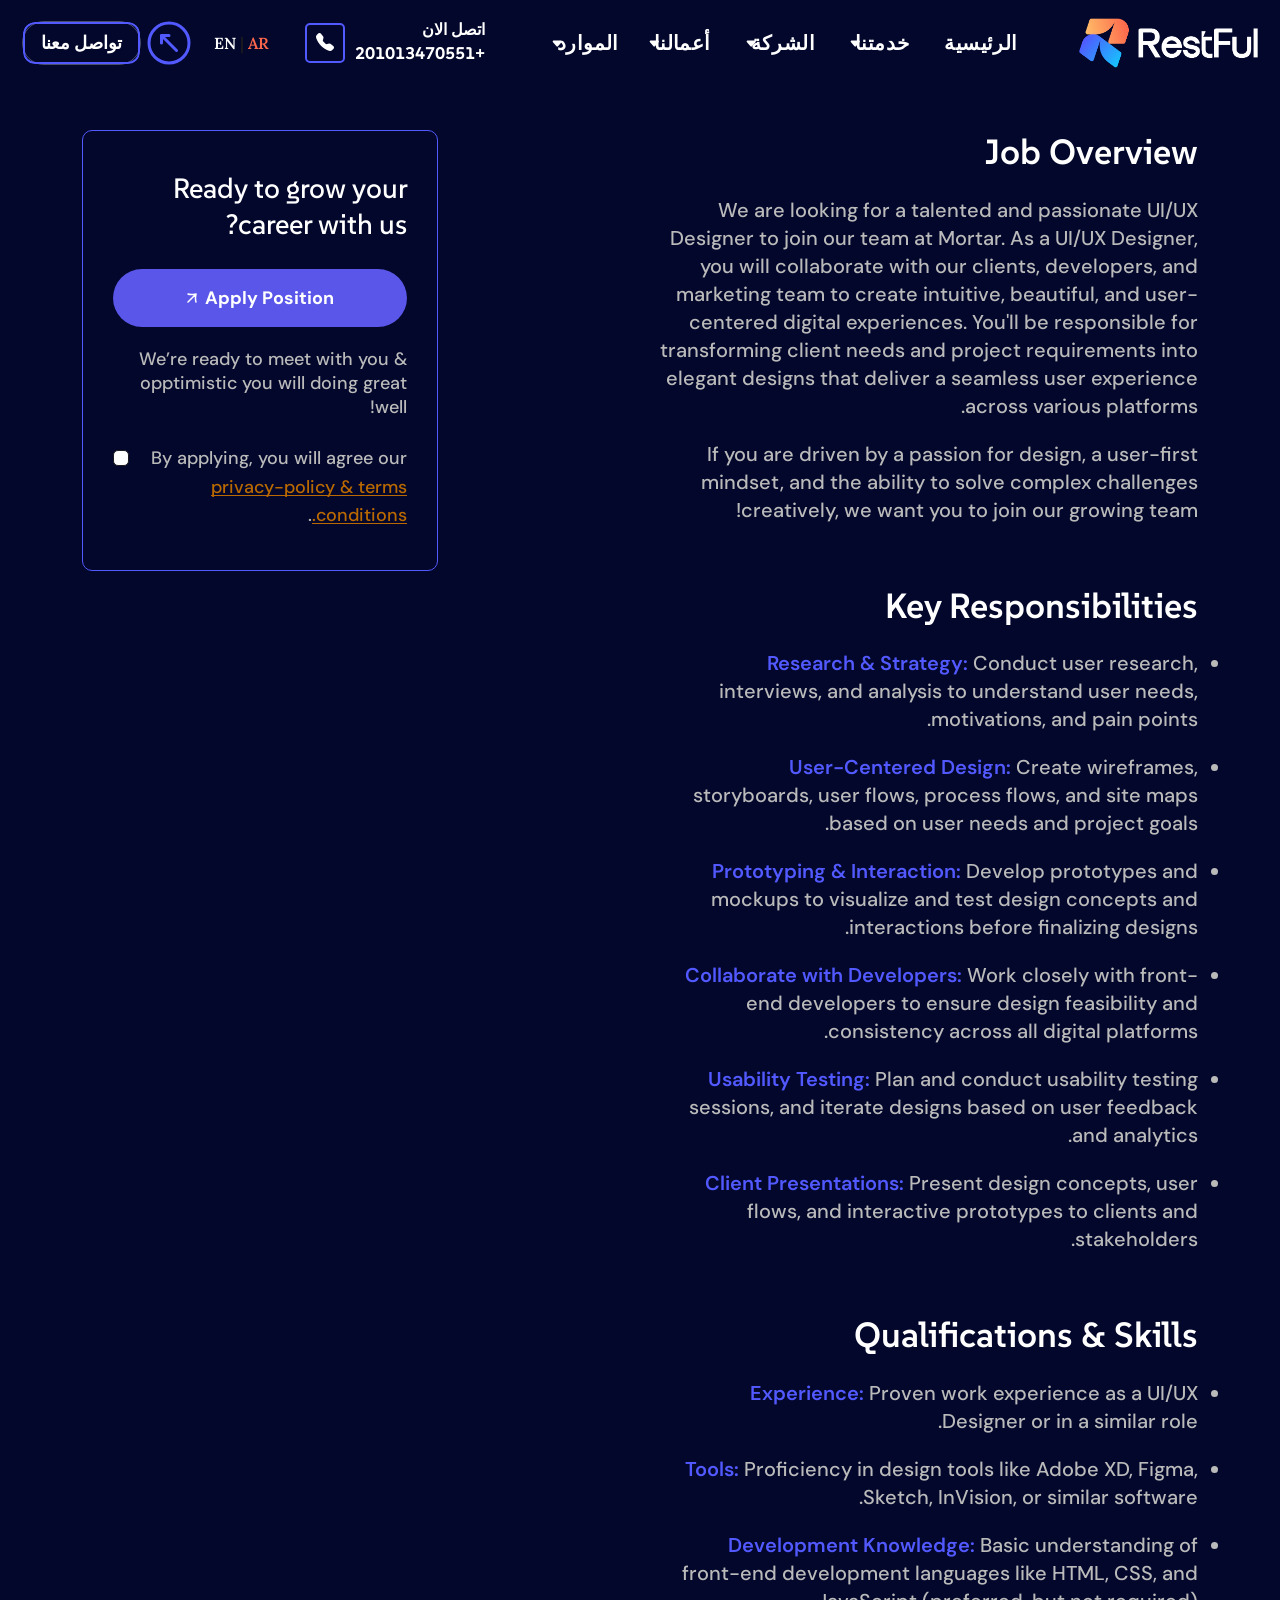
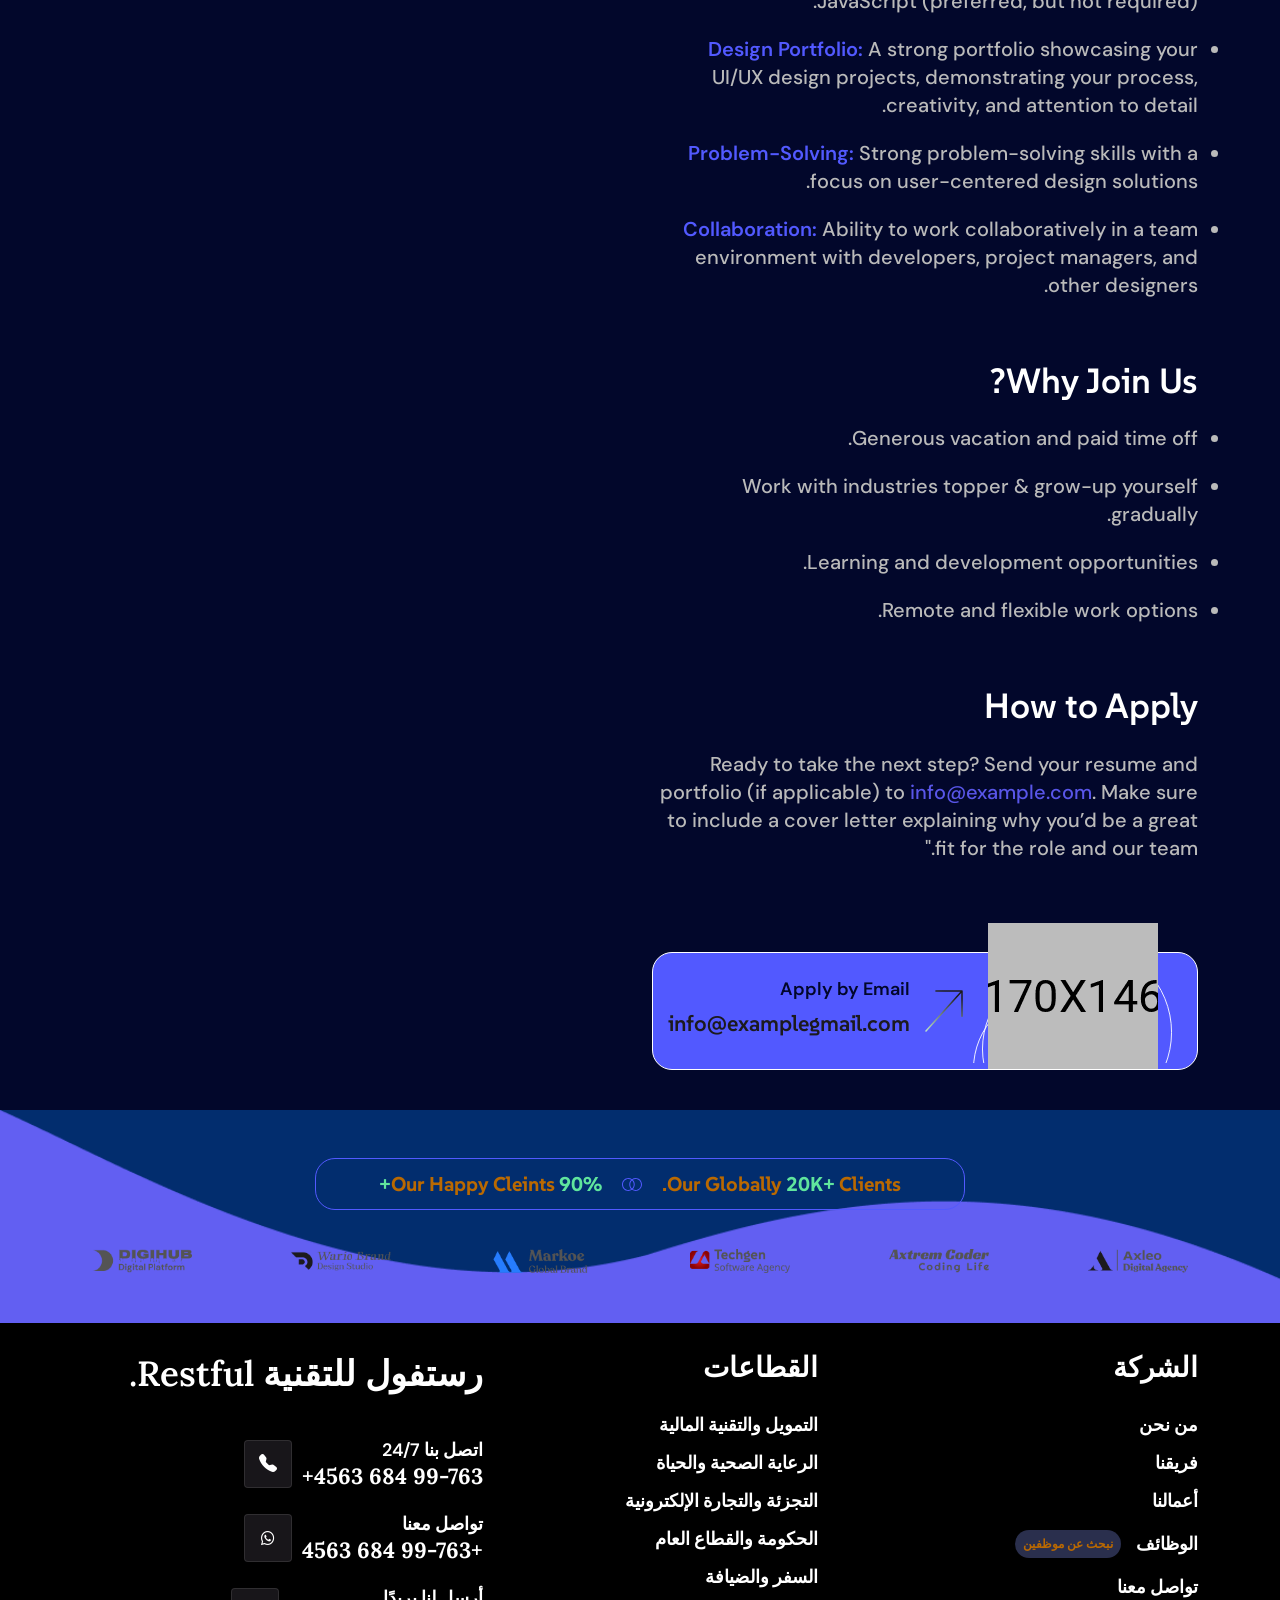
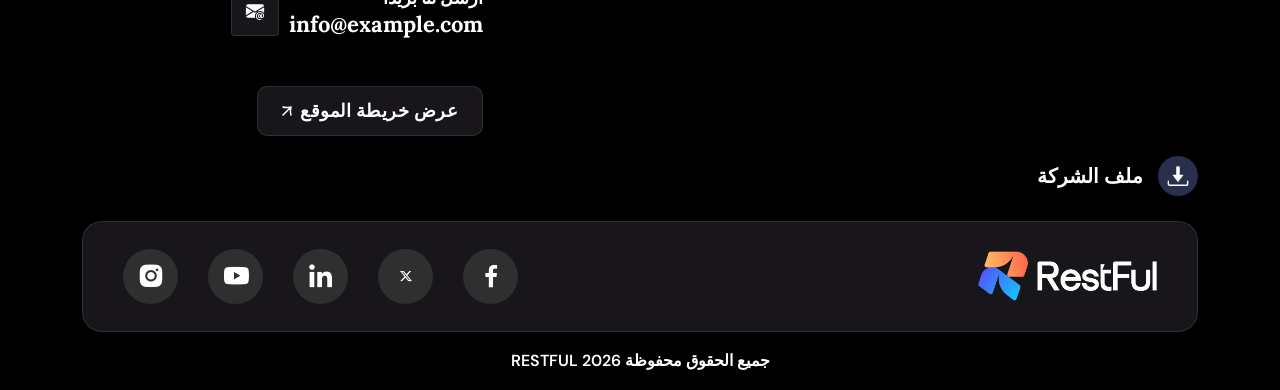
<file: Careers.html>
<!doctype html>
<html lang="en" dir="rtl">

<head>
    <!-- Required meta tags -->
    <meta charset="utf-8">
    <meta name="viewport" content="width=device-width, initial-scale=1">

    <!-- Bootstrap CSS -->
    <link href="assets/css/bootstrap.min.css" rel="stylesheet">
    <link href="assets/css/jquery-ui.css" rel="stylesheet">
    <!-- Bootstrap Icon CSS -->
    <link href="assets/css/bootstrap-icons.css" rel="stylesheet">
    <!-- CSS -->
    <link href="assets/css/animate.min.css" rel="stylesheet">
    <!-- FancyBox CSS -->
    <link href="assets/css/jquery.fancybox.min.css" rel="stylesheet">
    <!-- Swiper slider CSS -->
    <link rel="stylesheet" href="assets/css/swiper-bundle.min.css">
    <!-- Slick slider CSS -->
    <link rel="stylesheet" href="assets/css/slick.css">
    <link rel="stylesheet" href="assets/css/slick-theme.css">
    <!-- BoxIcon  CSS -->
    <link href="assets/css/boxicons.min.css" rel="stylesheet">
    <!--  Style CSS  -->
    <link rel="stylesheet" href="assets/css/style.css">
    <!-- Title -->
    <title>RESTFUL -  منظومة تشغيل واحدة تُدار بذكاء</title>
    <link rel="icon" href="assets/img/logo/rlogo.png" type="image/gif" sizes="20x20">
</head>

<body class="marketing-agency">
    <!-- Back To Top -->
    <div class="progress-wrap">
        <svg class="progress-circle svg-content" width="100%" height="100%" viewBox="-1 -1 102 102">
            <path d="M50,1 a49,49 0 0,1 0,98 a49,49 0 0,1 0,-98" />
        </svg>
        <svg class="arrow" width="16" height="16" viewBox="0 0 16 16" xmlns="http://www.w3.org/2000/svg">
            <g>
                <path fill-rule="evenodd" clip-rule="evenodd" d="M7.03516 0.416666L7.03516 15H8.28516L8.28516 0.416666H7.03516Z" style="transition: stroke-dashoffset 10ms linear; stroke-dasharray: 31.6667; stroke-dashoffset: 31.6667;"></path>
                <path fill-rule="evenodd" clip-rule="evenodd" d="M8.28516 1.04115C8.28516 3.98115 5.70016 6.38281 2.94349 6.38281H2.31849V5.13281H2.94349C5.03599 5.13281 7.03516 3.26448 7.03516 1.04115V0.416979H8.28516V1.04115Z"></path>
                <path fill-rule="evenodd" clip-rule="evenodd" d="M7.03333 1.04115C7.03333 3.98115 9.61833 6.38281 12.375 6.38281H13V5.13281H12.375C10.2817 5.13281 8.28333 3.26448 8.28333 1.04115V0.416979H7.03333V1.04115Z"></path>
            </g>
        </svg>
    </div>
    <!-- header Section Start-->
    <header class="header-area style-4">
        <div class="container-fluid d-flex flex-nowrap align-items-center justify-content-between">
            <div class="company-logo">
                <a href="index.html" class="logo-dark"><img alt="image" class="img-fluid" src="assets/img/header-logo-white.png"></a>
                <a href="index.html" class="logo-light"><img alt="image" class="img-fluid" src="assets/img/header-logo-dark.png"></a>
            </div>
            <div class="menu-wrap">
                <div class="main-menu">
                    <div class="mobile-logo-area d-lg-none d-flex align-items-center justify-content-between">
                        <a href="index.html" class="mobile-logo-wrap">
                            <img alt="image" class="img-fluid light" src="assets/img/header-logo-white.png">
                            <img alt="image" class="img-fluid dark" src="assets/img/header-logo-dark.png">
                        </a>
                        <div class="menu-close-btn">
                            <i class="bi bi-x"></i>
                        </div>
                    </div>
                    <ul class="menu-list">
                        <!-- الرئيسية -->
                        <li>
                            <a href="index.html">الرئيسية</a>
                        </li>

                        <li class="menu-item-has-children">
                            <a href="case-study.html" class="drop-down">خدمتنا</a>
                            <i class="bi bi-plus dropdown-icon"></i>
                            <ul class="sub-menu">

                                <li><a href="about.html">عن الشركة</a></li>

                                <li class="menu-item-has-children">
                                    <a href="team.html">فريق العمل</a>
                                    <i class="d-lg-flex d-none bi-caret-left-fill dropdown-icon"></i>
                                    <i class="d-lg-none d-flex bi bi-plus dropdown-icon"></i>
                                    <ul class="sub-menu">
                                        <li><a href="team.html">عرض الفريق - النمط الأول</a></li>
                                        <li><a href="team2.html">عرض الفريق - النمط الثاني</a></li>
                                        <li><a href="team3.html">عرض الفريق - النمط الثالث</a></li>
                                        <li><a href="team-details.html">تفاصيل عضو الفريق</a></li>
                                    </ul>
                                </li>

                                <li><a href="award-recognitions.html">الجوائز والتكريمات</a></li>
                                <li><a href="social-responsibility.html">المسؤولية الاجتماعية</a></li>

                                <li class="menu-item-has-children">
                                    <a href="service.html">الخدمات</a>
                                    <i class="d-lg-flex d-none bi-caret-left-fill dropdown-icon"></i>
                                    <i class="d-lg-none d-flex bi bi-plus dropdown-icon"></i>
                                    <ul class="sub-menu">
                                        <li><a href="service.html">الخدمات - النمط الأول</a></li>
                                        <li><a href="service2.html">الخدمات - النمط الثاني</a></li>
                                        <li><a href="service-details.html">تفاصيل الخدمة</a></li>
                                    </ul>
                                </li>

                                <li class="menu-item-has-children">
                                    <a href="case-study.html">دراسات الحالة</a>
                                    <i class="d-lg-flex d-none bi-caret-left-fill dropdown-icon"></i>
                                    <i class="d-lg-none d-flex bi bi-plus dropdown-icon"></i>
                                    <ul class="sub-menu">
                                        <li><a href="case-study.html">دراسات الحالة - النمط الأول</a></li>
                                        <li><a href="case-study2.html">دراسات الحالة - النمط الثاني</a></li>
                                        <li><a href="case-study-details.html">تفاصيل دراسة الحالة</a></li>
                                    </ul>
                                </li>

                                <li class="menu-item-has-children">
                                    <a href="news-insight-grid.html">الأخبار والمقالات</a>
                                    <i class="d-lg-flex d-none bi-caret-left-fill dropdown-icon"></i>
                                    <i class="d-lg-none d-flex bi bi-plus dropdown-icon"></i>
                                    <ul class="sub-menu">
                                        <li><a href="news-insight-grid.html">عرض الأخبار - النمط الأول</a></li>
                                        <li><a href="news-insight-grid2.html">عرض الأخبار - النمط الثاني</a></li>
                                        <li><a href="news-insight-grid3.html">عرض الأخبار - النمط الثالث</a></li>
                                        <li><a href="news-insight-details.html">تفاصيل المقال</a></li>
                                    </ul>
                                </li>

                                <li><a href="pricing.html">خطط الأسعار</a></li>

                                <li class="menu-item-has-children">
                                    <a href="career.html">الوظائف</a>
                                    <i class="d-lg-flex d-none bi-caret-left-fill dropdown-icon"></i>
                                    <i class="d-lg-none d-flex bi bi-plus dropdown-icon"></i>
                                    <ul class="sub-menu">
                                        <li><a href="career.html">الوظائف المتاحة</a></li>
                                        <li><a href="career-details.html">تفاصيل الوظيفة</a></li>
                                    </ul>
                                </li>

                                <li class="menu-item-has-children">
                                    <a href="shop.html">المتجر</a>
                                    <i class="d-lg-flex d-none bi-caret-left-fill dropdown-icon"></i>
                                    <i class="d-lg-none d-flex bi bi-plus dropdown-icon"></i>
                                    <ul class="sub-menu">
                                        <li><a href="shop.html">عرض المنتجات</a></li>
                                        <li><a href="cart.html">سلة المشتريات</a></li>
                                        <li><a href="checkout.html">إتمام الطلب</a></li>
                                        <li><a href="product-details.html">تفاصيل المنتج</a></li>
                                    </ul>
                                </li>

                                <li><a href="faq.html">الأسئلة الشائعة</a></li>
                                <li><a href="contact.html">تواصل معنا</a></li>

                            </ul>
                        </li>

                        <li class="menu-item-has-children">

                            <a href="case-study.html" class="drop-down">الشركة</a>
                            <i class="bi bi-plus dropdown-icon"></i>
                            <ul class="sub-menu">
                                <li><a href="about.html">عن الشركة</a></li>
                                <li>
                                    <a href="team.html">فريق العمل</a>
                                    <i class="d-lg-flex d-none bi-caret-left-fill dropdown-icon"></i>
                                    <i class="d-lg-none d-flex bi bi-plus dropdown-icon"></i>
                                    <ul class="sub-menu">
                                        <li><a href="team.html">أسلوب الفريق 01</a></li>
                                        <li><a href="team2.html">أسلوب الفريق 02</a></li>
                                        <li><a href="team3.html">أسلوب الفريق 03</a></li>
                                        <li><a href="team-details.html">تفاصيل الفريق</a></li>
                                    </ul>
                                </li>

                                <li><a href="award-recognitions.html">الجوائز والتكريمات</a></li>
                                <li><a href="social-responsibility.html">المسؤولية الاجتماعية</a></li>

                                <li>
                                    <a href="service.html">الخدمات</a>
                                    <i class="d-lg-flex d-none bi-caret-left-fill dropdown-icon"></i>
                                    <i class="d-lg-none d-flex bi bi-plus dropdown-icon"></i>
                                    <ul class="sub-menu">
                                        <li><a href="service.html">أسلوب الخدمات 01</a></li>
                                        <li><a href="service2.html">أسلوب الخدمات 02</a></li>
                                        <li><a href="service-details.html">تفاصيل الخدمة</a></li>
                                    </ul>
                                </li>

                                <li>
                                    <a href="case-study.html">دراسات الحالة</a>
                                    <i class="d-lg-flex d-none bi-caret-left-fill dropdown-icon"></i>
                                    <i class="d-lg-none d-flex bi bi-plus dropdown-icon"></i>
                                    <ul class="sub-menu">
                                        <li><a href="case-study.html">دراسات الحالة 01</a></li>
                                        <li><a href="case-study2.html">دراسات الحالة 02</a></li>
                                        <li><a href="case-study-details.html">تفاصيل دراسة الحالة</a></li>
                                    </ul>
                                </li>

                                <li>
                                    <a href="news-insight-grid.html">الأخبار والمقالات</a>
                                    <i class="d-lg-flex d-none bi-caret-left-fill dropdown-icon"></i>
                                    <i class="d-lg-none d-flex bi bi-plus dropdown-icon"></i>
                                    <ul class="sub-menu">
                                        <li><a href="news-insight-grid.html">الأخبار والمقالات 01</a></li>
                                        <li><a href="news-insight-grid2.html">الأخبار والمقالات 02</a></li>
                                        <li><a href="news-insight-grid3.html">الأخبار والمقالات 03</a></li>
                                        <li><a href="news-insight-details.html">تفاصيل المقال</a></li>
                                    </ul>
                                </li>

                                <li><a href="pricing.html">خطط الأسعار</a></li>

                                <li>
                                    <a href="career.html">الوظائف</a>
                                    <i class="d-lg-flex d-none bi-caret-left-fill dropdown-icon"></i>
                                    <i class="d-lg-none d-flex bi bi-plus dropdown-icon"></i>
                                    <ul class="sub-menu">
                                        <li><a href="career.html">الوظائف</a></li>
                                        <li><a href="career-details.html">تفاصيل الوظيفة</a></li>
                                    </ul>
                                </li>

                                <li>
                                    <a href="shop.html">المتجر</a>
                                    <i class="d-lg-flex d-none bi-caret-left-fill dropdown-icon"></i>
                                    <i class="d-lg-none d-flex bi bi-plus dropdown-icon"></i>
                                    <ul class="sub-menu">
                                        <li><a href="shop.html">المتجر</a></li>
                                        <li><a href="cart.html">سلة المشتريات</a></li>
                                        <li><a href="checkout.html">إتمام الطلب</a></li>
                                        <li><a href="product-details.html">تفاصيل المنتج</a></li>
                                    </ul>
                                </li>

                                <li><a href="faq.html">الأسئلة الشائعة</a></li>
                                <li><a href="contact.html">تواصل معنا</a></li>
                            </ul>
                        </li>

                        <li class="menu-item-has-children">
                            <a href="news-insight-grid.html" class="drop-down">أعمالنا</a>
                            <i class="bi bi-plus dropdown-icon"></i>
                            <ul class="sub-menu">
                                <li><a href="portfolio-classic.html">عرض كلاسيكي</a></li>
                                <li><a href="portfolio-creative.html">عرض إبداعي</a></li>
                                <li><a href="portfolio-caption.html">عرض مع وصف</a></li>
                                <li><a href="portfolio-horizontal.html">عرض أفقي</a></li>
                                <li><a href="portfolio-carousel.html">عرض متحرك (Carousel)</a></li>
                                <li><a href="portfolio-vertical.html">عرض رأسي</a></li>
                                <li><a href="portfolio-interactive-link.html">عرض تفاعلي</a></li>
                                <li><a href="portfolio-grid.html">عرض شبكي</a></li>
                                <li><a href="portfolio-details.html">تفاصيل المشروع</a></li>
                            </ul>
                        </li>
                        <li class="menu-item-has-children">
                            <a href="news-insight-grid.html" class="drop-down">الموارد</a>
                            <i class="bi bi-plus dropdown-icon"></i>
                            <ul class="sub-menu">
                                <li><a href="portfolio-classic.html">المقالات</a></li>
                                <li><a href="portfolio-creative.html">الدراسات</a></li>
                                <li><a href="portfolio-caption.html">الأدلة الإرشادية</a></li>
                                <li><a href="portfolio-horizontal.html">الكتب الإلكترونية</a></li>
                                <li><a href="portfolio-carousel.html">الفيديوهات التعليمية</a></li>
                                <li><a href="portfolio-vertical.html">الندوات والويبينار</a></li>
                                <li><a href="portfolio-interactive-link.html">الأسئلة الشائعة</a></li>
                                <li><a href="portfolio-grid.html">أخبار الشركة</a></li>
                                <li><a href="portfolio-details.html">مركز المعرفة</a></li>
                            </ul>
                        </li>
                    </ul>
                    <!--<div class="btn-and-contact-area d-lg-none d-block">
                        <a href="contact.html" class="contact-btn">
                            <span class="icon">
                                <svg width="10" height="10" viewBox="0 0 10 10" xmlns="http://www.w3.org/2000/svg">
                                    <path d="M1 9L9 1M9 1C7.22222 1.33333 3.33333 2 1 1M9 1C8.66667 2.66667 8 6.33333 9 9" stroke-width="1.5" stroke-linecap="round" />
                                </svg>
                            </span>
                            <span class="content">تواصل معنا</span>
                            <span class="icon two">
                                <svg width="10" height="10" viewBox="0 0 10 10" xmlns="http://www.w3.org/2000/svg">
                                    <path d="M1 9L9 1M9 1C7.22222 1.33333 3.33333 2 1 1M9 1C8.66667 2.66667 8 6.33333 9 9" stroke-width="1.5" stroke-linecap="round" />
                                </svg>
                            </span>
                        </a>
                    </div>-->
                </div>
                <div class="nav-right">
                    <div class="contact-area d-lg-flex d-none">

                        <div class="content">
                            <span>اتصل الان</span>
                            <h6><a href="tel:+201013470551">+201013470551</a></h6>
                        </div>
                        <div class="icon">
                            <i class="bi bi-telephone-fill"></i>
                        </div>
                    </div>
                    <div class="lang-switch d-flex align-items-center me-3">
                        <a href="?lang=ar" class="lang-btn active">AR</a>
                        <span class="mx-1">|</span>
                        <a href="?lang=en" class="lang-btn">EN</a>
                    </div>
                    <a href="contact.html" class="primary-btn4 d-lg-flex d-none">
                        <span class="icon two">
                            <svg width="100" height="100" viewBox="0 0 100 100" xmlns="http://www.w3.org/2000/svg">
                                <!-- Gradient Definitions -->
                                <defs>
                                    <linearGradient id="ringGradient" x1="0%" y1="100%" x2="100%" y2="0%">
                                        <stop offset="100%" stop-color="#5259FF" />
                                    </linearGradient>

                                    <linearGradient id="arrowGradient" x1="0%" y1="100%" x2="100%" y2="0%">
                                        <stop offset="100%" stop-color="#5259FF" />
                                    </linearGradient>
                                </defs>
                                <!-- Transparent Background (default SVG is transparent) -->
                                <!-- Circle Ring -->
                                <circle cx="50" cy="50" r="40"
                                        fill="none"
                                        stroke="url(#ringGradient)"
                                        stroke-width="6"
                                        stroke-linecap="round" />

                                <!-- Arrow Line -->
                                <line x1="35" y1="65" x2="65" y2="35"
                                      stroke="url(#arrowGradient)"
                                      stroke-width="6"
                                      stroke-linecap="round" />

                                <!-- Arrow Head -->
                                <polyline points="50,35 65,35 65,50"
                                          fill="none"
                                          stroke="url(#arrowGradient)"
                                          stroke-width="6"
                                          stroke-linecap="round"
                                          stroke-linejoin="round" />
                            </svg>

                        </span>
                        <span class="contact-btn">تواصل معنا</span>
                        <span class="icon">
                            <svg width="100" height="100" viewBox="0 0 100 100" xmlns="http://www.w3.org/2000/svg">
                                <!-- Gradient Definitions -->
                                <defs>
                                    <linearGradient id="ringGradient" x1="0%" y1="100%" x2="100%" y2="0%">
                                        <stop offset="0%" stop-color="#fe8f58" />   <!-- orange -->
                                        <stop offset="20%" stop-color="#fe6a4d" />  <!-- dark orange -->
                                        <stop offset="40%" stop-color="#fe6a4d" />  <!-- cyan -->
                                        <stop offset="60%" stop-color="#20c1fb" />  <!-- light blue -->
                                        <stop offset="80%" stop-color="#4c66ff" />  <!-- blue -->
                                        <stop offset="100%" stop-color="#4f68ff" /> <!-- purple -->
                                    </linearGradient>

                                    <linearGradient id="arrowGradient" x1="0%" y1="100%" x2="100%" y2="0%">
                                        <stop offset="0%" stop-color="#19c1ff" />
                                        <stop offset="100%" stop-color="#3e7eff" />
                                    </linearGradient>
                                </defs>

                                <!-- Transparent Background (default SVG is transparent) -->
                                <!-- Circle Ring -->
                                <circle cx="50" cy="50" r="40"
                                        fill="none"
                                        stroke="url(#ringGradient)"
                                        stroke-width="6"
                                        stroke-linecap="round" />

                                <!-- Arrow Line -->
                                <line x1="35" y1="65" x2="65" y2="35"
                                      stroke="url(#arrowGradient)"
                                      stroke-width="6"
                                      stroke-linecap="round" />

                                <!-- Arrow Head -->
                                <polyline points="50,35 65,35 65,50"
                                          fill="none"
                                          stroke="url(#arrowGradient)"
                                          stroke-width="6"
                                          stroke-linecap="round"
                                          stroke-linejoin="round" />
                            </svg>
                        </span>
                    </a>
                    <div class="sidebar-button mobile-menu-btn">
                        <svg width="20" height="18" viewBox="0 0 20 18" xmlns="http://www.w3.org/2000/svg">
                            <path d="M1.29445 2.8421H10.5237C11.2389 2.8421 11.8182 2.2062 11.8182 1.42105C11.8182 0.635903 11.2389 0 10.5237 0H1.29445C0.579249 0 0 0.635903 0 1.42105C0 2.2062 0.579249 2.8421 1.29445 2.8421Z"></path>
                            <path d="M1.23002 10.421H18.77C19.4496 10.421 20 9.78506 20 8.99991C20 8.21476 19.4496 7.57886 18.77 7.57886H1.23002C0.550421 7.57886 0 8.21476 0 8.99991C0 9.78506 0.550421 10.421 1.23002 10.421Z"></path>
                            <path d="M18.8052 15.1579H10.2858C9.62563 15.1579 9.09094 15.7938 9.09094 16.5789C9.09094 17.3641 9.62563 18 10.2858 18H18.8052C19.4653 18 20 17.3641 20 16.5789C20 15.7938 19.4653 15.1579 18.8052 15.1579Z"></path>
                        </svg>
                    </div>
                </div>
            </div>
        </div>
    </header>
    <!-- header Section End-->
    <!-- Career Details Page Start -->
    <div class="career-details-page">
        <div class="container">
            <div class="row gy-5 justify-content-between">
                <div class="col-xl-6 col-lg-7">
                    <div class="career-details-content">
                        <h4>Job Overview</h4>
                        <span class="line-break"></span>
                        <p>We are looking for a talented and passionate UI/UX Designer to join our team at Mortar. As a UI/UX Designer, you will collaborate with our clients, developers, and marketing team to create intuitive, beautiful, and user-centered digital experiences. You'll be responsible for transforming client needs and project requirements into elegant designs that deliver a seamless user experience across various platforms.</p>
                        <span class="line-break"></span>
                        <p>If you are driven by a passion for design, a user-first mindset, and the ability to solve complex challenges creatively, we want you to join our growing team!</p>
                        <span class="line-break"></span>
                        <span class="line-break"></span>
                        <span class="line-break"></span>
                        <h4>Key Responsibilities</h4>
                        <span class="line-break"></span>
                        <ul>
                            <li><span>Research & Strategy:</span> Conduct user research, interviews, and analysis to understand user needs, motivations, and pain points.</li>
                            <li><span>User-Centered Design:</span> Create wireframes, storyboards, user flows, process flows, and site maps based on user needs and project goals.</li>
                            <li><span>Prototyping & Interaction:</span> Develop prototypes and mockups to visualize and test design concepts and interactions before finalizing designs.</li>
                            <li><span>Collaborate with Developers:</span> Work closely with front-end developers to ensure design feasibility and consistency across all digital platforms.</li>
                            <li><span>Usability Testing:</span> Plan and conduct usability testing sessions, and iterate designs based on user feedback and analytics.</li>
                            <li><span>Client Presentations:</span> Present design concepts, user flows, and interactive prototypes to clients and stakeholders.</li>
                        </ul>
                        <span class="line-break"></span>
                        <span class="line-break"></span>
                        <span class="line-break"></span>
                        <h4>Qualifications & Skills</h4>
                        <span class="line-break"></span>
                        <ul>
                            <li>
                                <span>Experience:</span> Proven work experience as a UI/UX Designer or in a
                                similar role.
                            </li>
                            <li><span>Tools:</span> Proficiency in design tools like Adobe XD, Figma, Sketch, InVision, or similar software.</li>
                            <li><span>Development Knowledge:</span> Basic understanding of front-end development languages like HTML, CSS, and JavaScript (preferred, but not required).</li>
                            <li><span>Design Portfolio:</span> A strong portfolio showcasing your UI/UX design projects, demonstrating your process, creativity, and attention to detail.</li>
                            <li><span>Problem-Solving:</span> Strong problem-solving skills with a focus on user-centered design solutions.</li>
                            <li><span>Collaboration:</span> Ability to work collaboratively in a team environment with developers, project managers, and other designers.</li>
                        </ul>
                        <span class="line-break"></span>
                        <span class="line-break"></span>
                        <span class="line-break"></span>
                        <h4>Why Join Us?</h4>
                        <span class="line-break"></span>
                        <ul>
                            <li>Generous vacation and paid time off.</li>
                            <li>Work with industries topper & grow-up yourself gradually.</li>
                            <li>Learning and development opportunities.</li>
                            <li>Remote and flexible work options.</li>
                        </ul>
                        <span class="line-break"></span>
                        <span class="line-break"></span>
                        <span class="line-break"></span>
                        <h4>How to Apply</h4>
                        <span class="line-break"></span>
                        <p>Ready to take the next step? Send your resume and portfolio (if applicable) to <a href="mailto:info@example.com">info@example.com</a>. Make sure to include a cover letter explaining why you’d be a great fit for the role and our team."</p>
                        <div class="job-apply-area">
                            <div class="vector-area">
                                <img src="assets/img/innerpages/job-apply-area-circle-vector.svg" alt="" class="circle">
                                <img src="assets/img/innerpages/job-apply-area-vector.png" alt="" class="vector">
                            </div>
                            <div class="contact-area">
                                <svg width="38" height="42" viewBox="0 0 38 42" fill="none" xmlns="http://www.w3.org/2000/svg">
                                    <path d="M1 41L37 1M37 1C37 1 19.3353 1 10.9 1M37 1V26.2222" stroke="url(#paint0_linear_4004_2307)" stroke-width="1.5" stroke-linecap="round" />
                                    <defs>
                                        <linearGradient id="paint0_linear_4004_2307" x1="19" y1="1" x2="1" y2="42.5" gradientUnits="userSpaceOnUse">
                                            <stop offset="0" stop-color="#1C1A1E" />
                                            <stop offset="1" stop-color="#C1E8CF" />
                                        </linearGradient>
                                    </defs>
                                </svg>
                                <div class="contact">
                                    <span>Apply by Email</span>
                                    <a href="mailto:info@examplegmail.com">info@examplegmail.com</a>
                                </div>
                            </div>
                        </div>
                    </div>
                </div>
                <div class="col-lg-4">
                    <div class="career-details-sidebar">
                        <h4>Ready to grow your career with us?</h4>
                        <a href="#" class="primary-btn3 three btn-hover" data-bs-toggle="modal" data-bs-target="#exampleModal">
                            Apply Position
                            <svg width="10" height="10" viewBox="0 0 10 10" xmlns="http://www.w3.org/2000/svg">
                                <path d="M1 9L9 1M9 1C7.22222 1.33333 3.33333 2 1 1M9 1C8.66667 2.66667 8 6.33333 9 9" stroke-width="1.5" stroke-linecap="round"></path>
                            </svg>
                            <span></span>
                        </a>
                        <p>We’re ready to meet with you & opptimistic you will doing great well!</p>
                        <div class="form-inner2">
                            <div class="form-check">
                                <input class="form-check-input" type="checkbox" value="" id="contactCheck22">
                                <label class="form-check-label" for="contactCheck22">
                                    By applying, you will agree our <span>privacy-policy & terms conditions.</span>.
                                </label>
                            </div>
                        </div>
                    </div>
                </div>
            </div>
        </div>
    </div>
    <!-- Career Details Page End -->
    <!-- home5 Partner Section Start -->
    <div class="partner-area five py-5 partner-area-2 ">
        <div class="container">
            <div class="partner-title-area wow animate fadeInDown" data-wow-delay="200ms" data-wow-duration="1500ms">
                <h6>Our Globally <span>20K+</span> Clients.</h6>
                <svg width="20" height="20" viewBox="0 0 20 20" fill="none" xmlns="http://www.w3.org/2000/svg">
                    <g>
                        <path fill-rule="evenodd" clip-rule="evenodd"
                              d="M9.20537 15.1644C8.37928 15.6944 7.40404 15.9998 6.36364 15.9998C3.42126 15.9998 1 13.5574 1 10.4998C1 7.4421 3.42126 4.99976 6.36364 4.99976C7.40404 4.99976 8.37928 5.30512 9.20537 5.83506C8.01385 7.01633 7.27344 8.66972 7.27344 10.4998C7.27344 12.3298 8.01385 13.9832 9.20537 15.1644ZM10.0004 15.8344C8.96953 16.569 7.71584 16.9998 6.36364 16.9998C2.8491 16.9998 0 14.0896 0 10.4998C0 6.9099 2.8491 3.99976 6.36364 3.99976C7.71584 3.99976 8.96953 4.43054 10.0004 5.16508C11.0312 4.43054 12.2849 3.99976 13.6371 3.99976C17.1516 3.99976 20.0007 6.9099 20.0007 10.4998C20.0007 14.0896 17.1516 16.9998 13.6371 16.9998C12.2849 16.9998 11.0312 16.569 10.0004 15.8344ZM10.7953 5.83506C11.6214 5.30512 12.5967 4.99976 13.6371 4.99976C16.5794 4.99976 19.0007 7.4421 19.0007 10.4998C19.0007 13.5574 16.5794 15.9998 13.6371 15.9998C12.5967 15.9998 11.6214 15.6944 10.7953 15.1644C11.9869 13.9832 12.7273 12.3298 12.7273 10.4998C12.7273 8.66972 11.9869 7.01633 10.7953 5.83506ZM10.0004 6.45731C11.06 7.459 11.7273 8.89459 11.7273 10.4998C11.7273 12.1049 11.06 13.5405 10.0004 14.5422C8.94071 13.5405 8.27344 12.1049 8.27344 10.4998C8.27344 8.89459 8.94071 7.459 10.0004 6.45731Z" />
                    </g>
                </svg>
                <h6>Our Happy Cleints <span>90%+</span></h6>
            </div>
            <div class="partner-wrap">
                <div class="marquee light">
                    <div class="marquee__group">
                        <a href="#"><img src="assets/img/home1/partner-01.png" alt=""></a>
                        <a href="#"><img src="assets/img/home1/partner-02.png" alt=""></a>
                        <a href="#"><img src="assets/img/home1/partner-03.png" alt=""></a>
                        <a href="#"><img src="assets/img/home1/partner-04.png" alt=""></a>
                        <a href="#"><img src="assets/img/home1/partner-05.png" alt=""></a>
                        <a href="#"><img src="assets/img/home1/partner-06.png" alt=""></a>
                    </div>
                    <div aria-hidden="true" class="marquee__group">
                        <a href="#"><img src="assets/img/home1/partner-01.png" alt=""></a>
                        <a href="#"><img src="assets/img/home1/partner-02.png" alt=""></a>
                        <a href="#"><img src="assets/img/home1/partner-03.png" alt=""></a>
                        <a href="#"><img src="assets/img/home1/partner-04.png" alt=""></a>
                        <a href="#"><img src="assets/img/home1/partner-05.png" alt=""></a>
                        <a href="#"><img src="assets/img/home1/partner-06.png" alt=""></a>
                    </div>
                </div>
                <div class="marquee dark">
                    <div class="marquee__group">
                        <a href="#"><img src="assets/img/home1/partner-light-01.png" alt=""></a>
                        <a href="#"><img src="assets/img/home1/partner-light-02.png" alt=""></a>
                        <a href="#"><img src="assets/img/home1/partner-light-03.png" alt=""></a>
                        <a href="#"><img src="assets/img/home1/partner-light-04.png" alt=""></a>
                        <a href="#"><img src="assets/img/home1/partner-light-05.png" alt=""></a>
                        <a href="#"><img src="assets/img/home1/partner-light-06.png" alt=""></a>
                    </div>
                    <div aria-hidden="true" class="marquee__group">
                        <a href="#"><img src="assets/img/home1/partner-light-01.png" alt=""></a>
                        <a href="#"><img src="assets/img/home1/partner-light-02.png" alt=""></a>
                        <a href="#"><img src="assets/img/home1/partner-light-03.png" alt=""></a>
                        <a href="#"><img src="assets/img/home1/partner-light-04.png" alt=""></a>
                        <a href="#"><img src="assets/img/home1/partner-light-05.png" alt=""></a>
                        <a href="#"><img src="assets/img/home1/partner-light-06.png" alt=""></a>
                    </div>
                </div>
            </div>
        </div>
    </div>
    <!-- home5 Partner Section End -->
    <!-- home1 Footer Section Start -->
    <footer class="footer-section">
        <div class="container">
            <div class="footer-menu-wrap">
                <div class="row gy-5">
                    <div class="col-xl-4 col-lg-4 col-sm-6">
                        <div class="footer-widget">
                            <div class="widget-title">
                                <h3>الشركة</h3>
                            </div>
                            <ul class="widget-list">
                                <li><a href="about.html">من نحن</a></li>
                                <li><a href="team.html">فريقنا</a></li>
                                <li><a href="portfolio.html">أعمالنا</a></li>
                                <li><a href="career.html">الوظائف <span>نبحث عن موظفين</span></a></li>
                                <li><a href="contact.html">تواصل معنا</a></li>
                            </ul>
                        </div>
                    </div>
                    <div class="col-xl-3 col-lg-3 col-sm-6 d-flex justify-content-lg-start">
                        <div class="footer-widget">
                            <div class="widget-title">
                                <h3>القطاعات</h3>
                            </div>
                            <ul class="widget-list">
                                <li><a href="industry-details.html">التمويل والتقنية المالية</a></li>
                                <li><a href="industry-details.html">الرعاية الصحية والحياة</a></li>
                                <li><a href="industry-details.html">التجزئة والتجارة الإلكترونية</a></li>
                                <li><a href="industry-details.html">الحكومة والقطاع العام</a></li>
                                <li><a href="industry-details.html">السفر والضيافة</a></li>
                            </ul>
                        </div>
                    </div>
                    <div class="col-lg-5">
                        <div class="footer-contact-wrap">
                            <div class="title-area">
                                <h2> رستفول للتقنية Restful.</h2>
                            </div>
                            <ul class="contact-list">
                                <li class="single-contact">
                                    <div class="content">
                                        <span>اتصل بنا 24/7</span>
                                        <a href="tel:+997636844563">99-763 684 4563+</a>
                                    </div>
                                    <div class="icon">
                                        <i class="bi bi-telephone-fill"></i>
                                    </div>
                                </li>
                                <li class="single-contact">

                                    <div class="content">
                                        <span>تواصل معنا</span>
                                        <a href="https://wa.me/997636844563" target="_blank">
                                            +99-763 684 4563
                                        </a>
                                    </div>
                                    <div class="icon">
                                        <i class='bx bxl-whatsapp'></i>
                                    </div>
                                </li>
                                <li class="single-contact">

                                    <div class="content">
                                        <span>أرسل لنا بريدًا</span>
                                        <a href="mailto:info@example.com">info@example.com</a>
                                    </div>
                                    <div class="icon">
                                        <i class="bi bi-envelope-at-fill"></i>
                                    </div>
                                </li>
                            </ul>
                            <a href="https://www.google.com/maps" class="primary-btn1 transparent">
                                <span>
                                    عرض خريطة الموقع
                                    <svg width="10" height="10" viewBox="0 0 10 10" xmlns="http://www.w3.org/2000/svg">
                                        <path d="M1 9L9 1M9 1C7.22222 1.33333 3.33333 2 1 1M9 1C8.66667 2.66667 8 6.33333 9 9" stroke-width="1.5" stroke-linecap="round" />
                                    </svg>
                                </span>
                                <span>
                                    عرض خريطة الموقع
                                    <svg width="10" height="10" viewBox="0 0 10 10" xmlns="http://www.w3.org/2000/svg">
                                        <path d="M1 9L9 1M9 1C7.22222 1.33333 3.33333 2 1 1M9 1C8.66667 2.66667 8 6.33333 9 9" stroke-width="1.5" stroke-linecap="round" />
                                    </svg>
                                </span>
                            </a>
                        </div>
                    </div>
                </div>
            </div>
            <a href="assets/company-desk.pdf" class="file-download-btn" download>
                <div class="icon">
                    <svg width="24" height="24" viewBox="0 0 24 24" fill="none" xmlns="http://www.w3.org/2000/svg">
                        <path d="M10.6758 2.80469H13.3242V11.0102H17.0039L12 17.5609L6.99609 11.0102H10.6758V2.80469Z" />
                        <path d="M10.6758 3.1566H13.3266L12.975 2.80504V9.99801C12.975 10.3308 12.9633 10.6636 12.975 10.9964V11.0105C12.975 11.2004 13.1367 11.3621 13.3266 11.3621H17.0062C16.9055 11.1863 16.8047 11.0105 16.7016 10.8324C16.5352 11.0504 16.3711 11.266 16.2047 11.4839C15.8062 12.0043 15.4078 12.5246 15.0117 13.0472C14.5312 13.6777 14.0484 14.3082 13.568 14.9386C13.1508 15.4847 12.7336 16.0285 12.3187 16.5746C12.1172 16.8394 11.8969 17.0972 11.7094 17.3714C11.707 17.3761 11.7023 17.3785 11.7 17.3832H12.307C12.1406 17.1652 11.9766 16.9496 11.8102 16.7316C11.4117 16.2113 11.0133 15.691 10.6172 15.1683C10.1367 14.5379 9.6539 13.9074 9.17343 13.2769C8.75625 12.7308 8.33906 12.1871 7.92422 11.641C7.72265 11.3761 7.53281 11.0949 7.31484 10.8441C7.3125 10.8394 7.30781 10.8371 7.30547 10.8324C7.20469 11.0082 7.1039 11.1839 7.00078 11.3621H10.6805C10.8703 11.3621 11.032 11.2004 11.032 11.0105V3.81754C11.032 3.48473 11.0437 3.15192 11.032 2.8191V2.80504C11.032 2.62223 10.8703 2.4441 10.6805 2.45348C10.4906 2.46285 10.3289 2.60817 10.3289 2.80504V9.99801C10.3289 10.3285 10.3102 10.666 10.3289 10.9964V11.0105L10.6805 10.6589H7.00078C6.75937 10.6589 6.52969 10.9683 6.69609 11.1886C6.8625 11.4066 7.02656 11.6222 7.19297 11.8402C7.5914 12.3605 7.98984 12.8808 8.38593 13.4035C8.8664 14.0339 9.34922 14.6644 9.82968 15.2949C10.2469 15.841 10.6641 16.3847 11.0789 16.9308C11.2828 17.1957 11.4844 17.4629 11.6883 17.7277C11.6906 17.7324 11.6953 17.7347 11.6977 17.7394C11.8687 17.9621 12.1336 17.9621 12.3047 17.7394C12.4711 17.5214 12.6352 17.3058 12.8016 17.0879C13.2 16.5675 13.5984 16.0472 13.9945 15.5246C14.475 14.8941 14.9578 14.2636 15.4383 13.6332C15.8555 13.0871 16.2727 12.5433 16.6875 11.9972C16.8891 11.7324 17.1117 11.4769 17.2969 11.2004C17.2992 11.1957 17.3039 11.1933 17.3062 11.1886C17.475 10.9683 17.2453 10.6589 17.0016 10.6589H13.3219L13.6734 11.0105V3.81754C13.6734 3.48473 13.6852 3.15192 13.6734 2.8191V2.80504C13.6734 2.6152 13.5117 2.45348 13.3219 2.45348H10.6711C10.4883 2.45348 10.3102 2.6152 10.3195 2.80504C10.3312 2.99489 10.4789 3.1566 10.6758 3.1566Z" />
                        <path d="M20.9297 17.2117V19.9609C20.9297 20.1132 20.939 20.2726 20.9203 20.425C20.9297 20.3617 20.9367 20.3007 20.9461 20.2375C20.9344 20.3101 20.9156 20.3804 20.8875 20.4507L20.9578 20.282C20.9367 20.3289 20.9133 20.3757 20.8875 20.4203C20.843 20.4882 20.8031 20.4836 20.925 20.3781C20.9062 20.3945 20.8898 20.4156 20.8734 20.4343C20.8664 20.4414 20.8195 20.4882 20.8172 20.4859C20.8125 20.4836 20.9859 20.3734 20.8734 20.439C20.8242 20.4695 20.7773 20.4953 20.7234 20.5187L20.8922 20.4484C20.8219 20.4765 20.7539 20.4953 20.6789 20.507C20.7422 20.4976 20.8031 20.4906 20.8664 20.4812C20.6789 20.5047 20.482 20.4906 20.2945 20.4906H3.2906C3.23904 20.4906 3.18982 20.4882 3.13826 20.4812C3.20154 20.4906 3.26248 20.4976 3.32576 20.507C3.2531 20.4953 3.18279 20.4765 3.11248 20.4484L3.28123 20.5187C3.23435 20.4976 3.18748 20.4742 3.14295 20.4484C3.07498 20.4039 3.07967 20.364 3.18514 20.4859C3.16873 20.4672 3.14764 20.4507 3.12889 20.4343C3.12185 20.4273 3.07498 20.3804 3.07732 20.3781C3.07967 20.3734 3.18982 20.5468 3.1242 20.4343C3.09373 20.3851 3.06795 20.3382 3.04451 20.2843L3.11482 20.4531C3.0867 20.3828 3.06795 20.3148 3.05623 20.2398C3.0656 20.3031 3.07264 20.364 3.08201 20.4273C3.0656 20.2984 3.07264 20.1648 3.07264 20.0359V17.2164C3.07264 16.8484 2.7492 16.4968 2.36951 16.5132C1.98748 16.5297 1.66639 16.8226 1.66639 17.2164V19.9726C1.66639 20.0804 1.66404 20.1906 1.66639 20.2984C1.6781 20.9875 2.10232 21.564 2.73982 21.8078C2.96951 21.8968 3.20857 21.9015 3.44998 21.9015H20.7117C21.6047 21.8992 22.3289 21.1937 22.343 20.2984C22.357 19.3703 22.343 18.4422 22.343 17.514V17.2164C22.343 16.8484 22.0195 16.4968 21.6398 16.5132C21.2508 16.525 20.9297 16.8179 20.9297 17.2117Z" />
                    </svg>
                </div>
                ملف الشركة
            </a>
            <div class="logo-and-sevice-menu-wrap">
                <a href="index.html" class="footer-logo">
                    <img class="image-footer" src="assets/img/header-logo-white.png" alt="">
                </a>
                <ul class="social-list">
                    <li><a href="https://www.facebook.com/"><i class='bx bxl-facebook'></i></a></li>
                    <li><a href="https://x.com/"><i class="bi bi-twitter-x"></i></a></li>
                    <li><a href="https://www.linkedin.com/"><i class='bx bxl-linkedin'></i></a></li>
                    <li><a href="https://www.youtube.com/"><i class='bx bxl-youtube'></i></a></li>
                    <li><a href="https://www.instagram.com/"><i class='bx bxl-instagram-alt'></i></a></li>
                </ul>
            </div>
            <div class="copyright-and-social-area text-center">
                <p>جميع الحقوق محفوظة 2026 <a href="https://www.egenslab.com/">RESTFUL</a></p>

            </div>
        </div>
    </footer>
    <!-- home1 Footer Section End -->
    <!--  Main jQuery  -->
    <script src="assets/js/jquery-3.7.1.min.js"></script>
    <script src="assets/js/jquery-ui.js"></script>
    <!-- Popper and Bootstrap JS -->
    <script src="assets/js/bootstrap.min.js"></script>
    <script src="assets/js/popper.min.js"></script>
    <!-- Swiper slider JS -->
    <script src="assets/js/swiper-bundle.min.js"></script>
    <script src="assets/js/slick.js"></script>
    <!-- Waypoints JS -->
    <script src="assets/js/waypoints.min.js"></script>
    <!-- Counterup JS -->
    <script src="assets/js/jquery.counterup.min.js"></script>
    <script src="assets/js/ScrollSmoother.min.js"></script>
    <!-- Wow JS -->
    <script src="assets/js/wow.min.js"></script>
    <!-- Marquee  JS -->
    <script src="assets/js/jquery.marquee.min.js"></script>
    <!-- Gsap  JS -->
    <script src="assets/js/gsap.min.js"></script>
    <script src="assets/js/ScrollTrigger.min.js"></script>
    <script src="assets/js/jquery.fancybox.min.js"></script>
    <!-- Custom JS -->
    <script src="assets/js/custom.js"></script>
    <!--<script>
        const urlParams = new URLSearchParams(window.location.search);
        const lang = urlParams.get("lang") || "ar";

        if (lang === "en") {
            document.documentElement.dir = "ltr";
            document.documentElement.lang = "en";
        } else {
            document.documentElement.dir = "rtl";
            document.documentElement.lang = "ar";
        }
    </script>-->
</body>

</html>
</file>
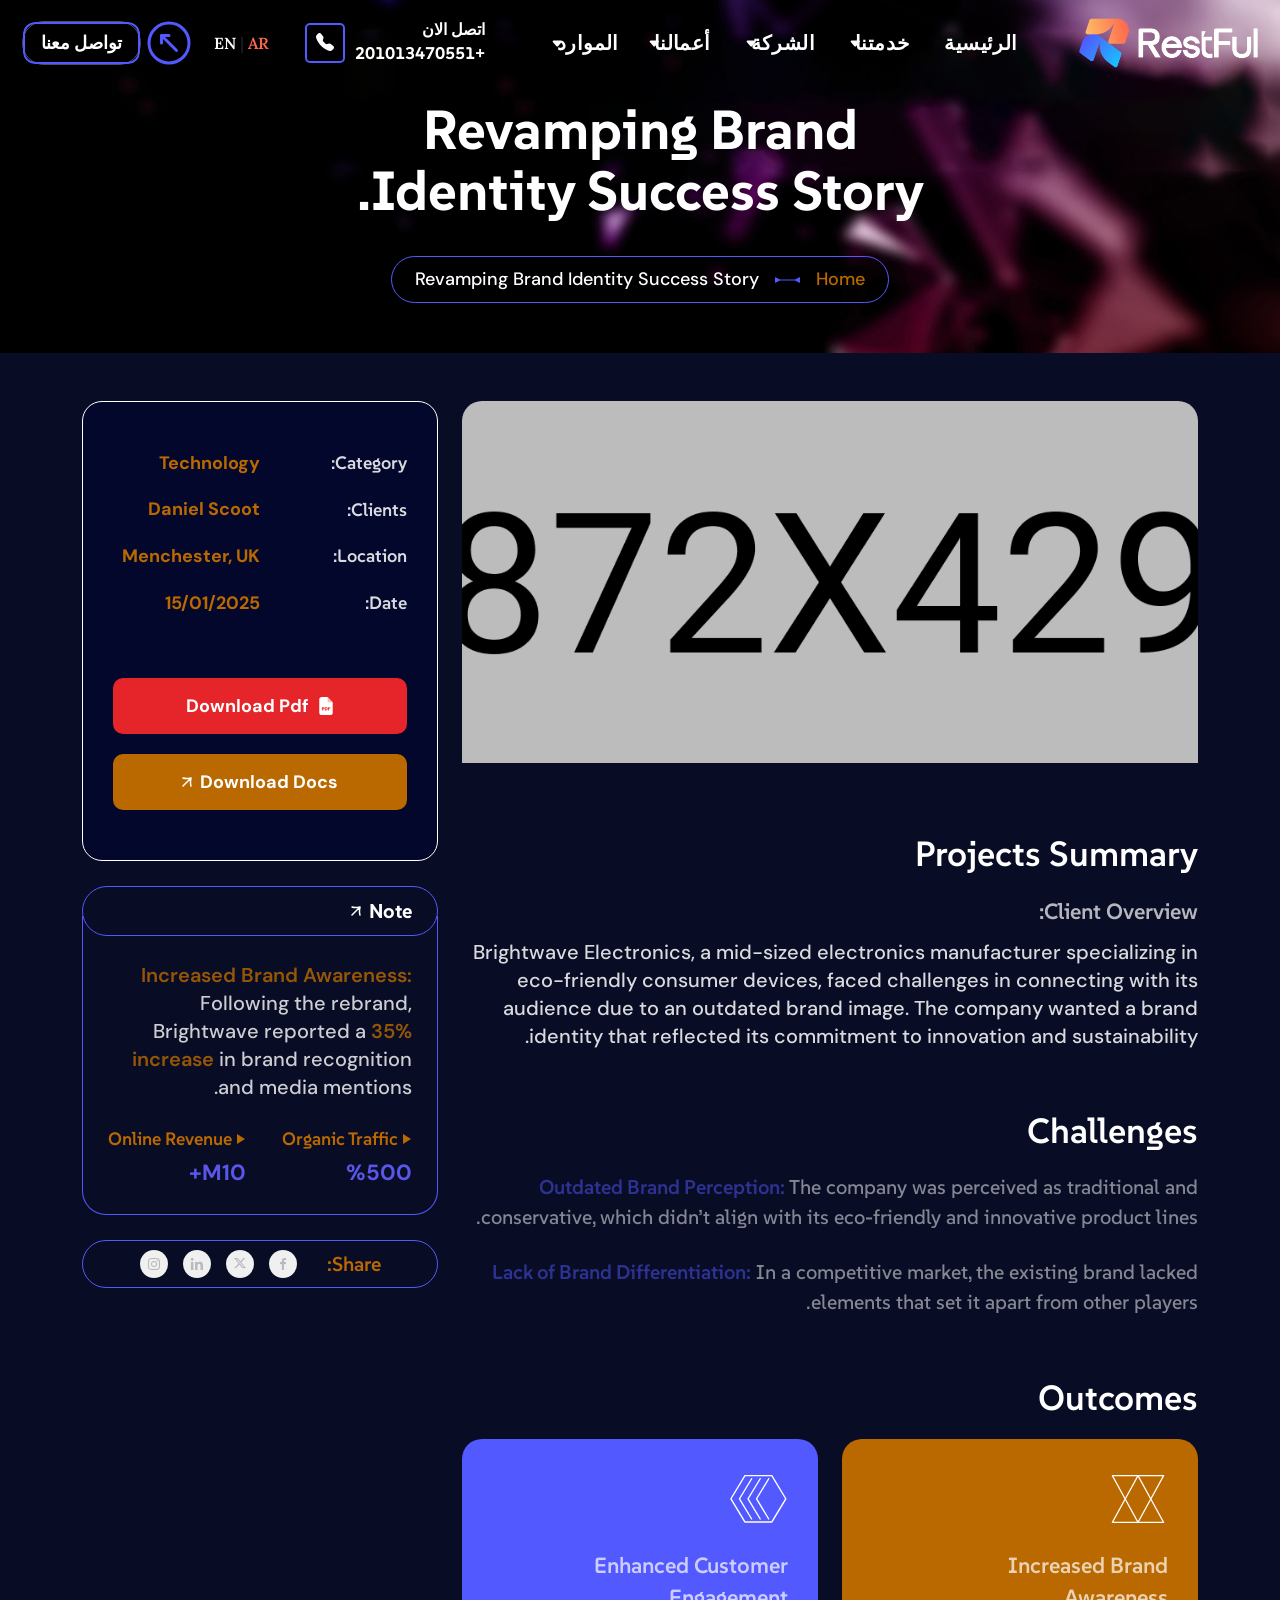
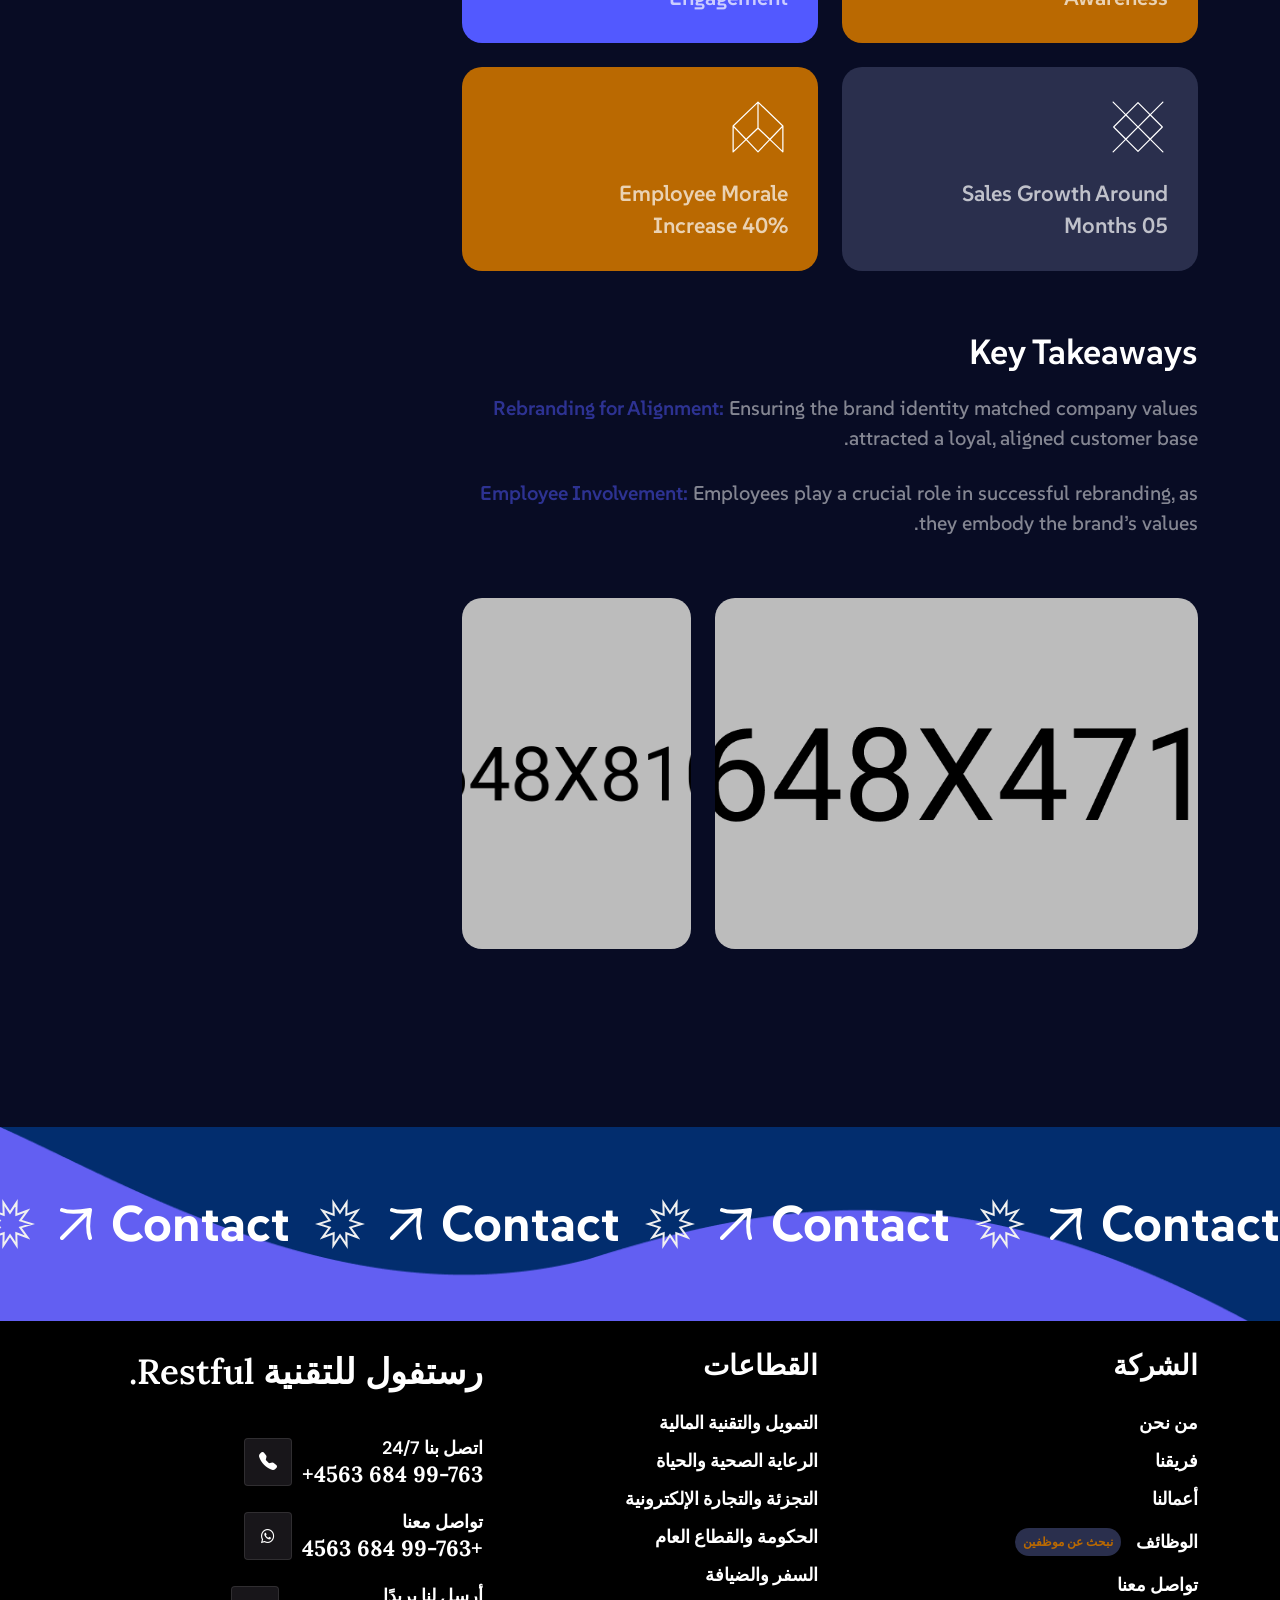
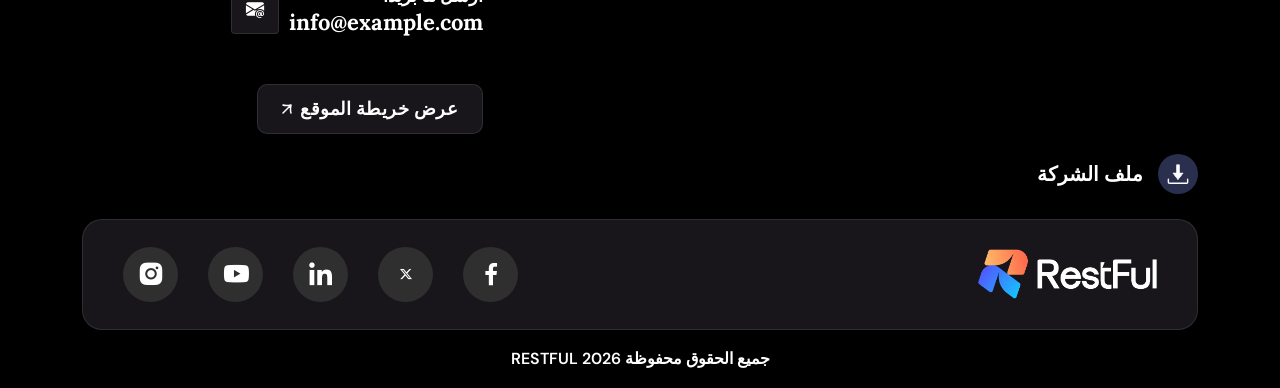
<file: Customers.html>
<!doctype html>
<html lang="en" dir="rtl">

<head>
    <!-- Required meta tags -->
    <meta charset="utf-8">
    <meta name="viewport" content="width=device-width, initial-scale=1">

    <!-- Bootstrap CSS -->
    <link href="assets/css/bootstrap.min.css" rel="stylesheet">
    <link href="assets/css/jquery-ui.css" rel="stylesheet">
    <!-- Bootstrap Icon CSS -->
    <link href="assets/css/bootstrap-icons.css" rel="stylesheet">
    <!-- CSS -->
    <link href="assets/css/animate.min.css" rel="stylesheet">
    <!-- FancyBox CSS -->
    <link href="assets/css/jquery.fancybox.min.css" rel="stylesheet">
    <!-- Swiper slider CSS -->
    <link rel="stylesheet" href="assets/css/swiper-bundle.min.css">
    <!-- Slick slider CSS -->
    <link rel="stylesheet" href="assets/css/slick.css">
    <link rel="stylesheet" href="assets/css/slick-theme.css">
    <!-- BoxIcon  CSS -->
    <link href="assets/css/boxicons.min.css" rel="stylesheet">
    <!--  Style CSS  -->
    <link rel="stylesheet" href="assets/css/style.css">
    <!-- Title -->
    <title>RESTFUL -  منظومة تشغيل واحدة تُدار بذكاء</title>
    <link rel="icon" href="assets/img/logo/rlogo.png" type="image/gif" sizes="20x20">
</head>

<body class="marketing-agency">
    <!-- Back To Top -->
    <div class="progress-wrap">
        <svg class="progress-circle svg-content" width="100%" height="100%" viewBox="-1 -1 102 102">
            <path d="M50,1 a49,49 0 0,1 0,98 a49,49 0 0,1 0,-98" />
        </svg>
        <svg class="arrow" width="16" height="16" viewBox="0 0 16 16" xmlns="http://www.w3.org/2000/svg">
            <g>
                <path fill-rule="evenodd" clip-rule="evenodd" d="M7.03516 0.416666L7.03516 15H8.28516L8.28516 0.416666H7.03516Z" style="transition: stroke-dashoffset 10ms linear; stroke-dasharray: 31.6667; stroke-dashoffset: 31.6667;"></path>
                <path fill-rule="evenodd" clip-rule="evenodd" d="M8.28516 1.04115C8.28516 3.98115 5.70016 6.38281 2.94349 6.38281H2.31849V5.13281H2.94349C5.03599 5.13281 7.03516 3.26448 7.03516 1.04115V0.416979H8.28516V1.04115Z"></path>
                <path fill-rule="evenodd" clip-rule="evenodd" d="M7.03333 1.04115C7.03333 3.98115 9.61833 6.38281 12.375 6.38281H13V5.13281H12.375C10.2817 5.13281 8.28333 3.26448 8.28333 1.04115V0.416979H7.03333V1.04115Z"></path>
            </g>
        </svg>
    </div>
    <!-- header Section Start-->
    <header class="header-area style-4">
        <div class="container-fluid d-flex flex-nowrap align-items-center justify-content-between">
            <div class="company-logo">
                <a href="index.html" class="logo-dark"><img alt="image" class="img-fluid" src="assets/img/header-logo-white.png"></a>
                <a href="index.html" class="logo-light"><img alt="image" class="img-fluid" src="assets/img/header-logo-dark.png"></a>
            </div>
            <div class="menu-wrap">
                <div class="main-menu">
                    <div class="mobile-logo-area d-lg-none d-flex align-items-center justify-content-between">
                        <a href="index.html" class="mobile-logo-wrap">
                            <img alt="image" class="img-fluid light" src="assets/img/header-logo-white.png">
                            <img alt="image" class="img-fluid dark" src="assets/img/header-logo-dark.png">
                        </a>
                        <div class="menu-close-btn">
                            <i class="bi bi-x"></i>
                        </div>
                    </div>
                    <ul class="menu-list">
                        <!-- الرئيسية -->
                        <li>
                            <a href="index.html">الرئيسية</a>
                        </li>

                        <li class="menu-item-has-children">
                            <a href="case-study.html" class="drop-down">خدمتنا</a>
                            <i class="bi bi-plus dropdown-icon"></i>
                            <ul class="sub-menu">

                                <li><a href="about.html">عن الشركة</a></li>

                                <li class="menu-item-has-children">
                                    <a href="team.html">فريق العمل</a>
                                    <i class="d-lg-flex d-none bi-caret-left-fill dropdown-icon"></i>
                                    <i class="d-lg-none d-flex bi bi-plus dropdown-icon"></i>
                                    <ul class="sub-menu">
                                        <li><a href="team.html">عرض الفريق - النمط الأول</a></li>
                                        <li><a href="team2.html">عرض الفريق - النمط الثاني</a></li>
                                        <li><a href="team3.html">عرض الفريق - النمط الثالث</a></li>
                                        <li><a href="team-details.html">تفاصيل عضو الفريق</a></li>
                                    </ul>
                                </li>

                                <li><a href="award-recognitions.html">الجوائز والتكريمات</a></li>
                                <li><a href="social-responsibility.html">المسؤولية الاجتماعية</a></li>

                                <li class="menu-item-has-children">
                                    <a href="service.html">الخدمات</a>
                                    <i class="d-lg-flex d-none bi-caret-left-fill dropdown-icon"></i>
                                    <i class="d-lg-none d-flex bi bi-plus dropdown-icon"></i>
                                    <ul class="sub-menu">
                                        <li><a href="service.html">الخدمات - النمط الأول</a></li>
                                        <li><a href="service2.html">الخدمات - النمط الثاني</a></li>
                                        <li><a href="service-details.html">تفاصيل الخدمة</a></li>
                                    </ul>
                                </li>

                                <li class="menu-item-has-children">
                                    <a href="case-study.html">دراسات الحالة</a>
                                    <i class="d-lg-flex d-none bi-caret-left-fill dropdown-icon"></i>
                                    <i class="d-lg-none d-flex bi bi-plus dropdown-icon"></i>
                                    <ul class="sub-menu">
                                        <li><a href="case-study.html">دراسات الحالة - النمط الأول</a></li>
                                        <li><a href="case-study2.html">دراسات الحالة - النمط الثاني</a></li>
                                        <li><a href="case-study-details.html">تفاصيل دراسة الحالة</a></li>
                                    </ul>
                                </li>

                                <li class="menu-item-has-children">
                                    <a href="news-insight-grid.html">الأخبار والمقالات</a>
                                    <i class="d-lg-flex d-none bi-caret-left-fill dropdown-icon"></i>
                                    <i class="d-lg-none d-flex bi bi-plus dropdown-icon"></i>
                                    <ul class="sub-menu">
                                        <li><a href="news-insight-grid.html">عرض الأخبار - النمط الأول</a></li>
                                        <li><a href="news-insight-grid2.html">عرض الأخبار - النمط الثاني</a></li>
                                        <li><a href="news-insight-grid3.html">عرض الأخبار - النمط الثالث</a></li>
                                        <li><a href="news-insight-details.html">تفاصيل المقال</a></li>
                                    </ul>
                                </li>

                                <li><a href="pricing.html">خطط الأسعار</a></li>

                                <li class="menu-item-has-children">
                                    <a href="career.html">الوظائف</a>
                                    <i class="d-lg-flex d-none bi-caret-left-fill dropdown-icon"></i>
                                    <i class="d-lg-none d-flex bi bi-plus dropdown-icon"></i>
                                    <ul class="sub-menu">
                                        <li><a href="career.html">الوظائف المتاحة</a></li>
                                        <li><a href="career-details.html">تفاصيل الوظيفة</a></li>
                                    </ul>
                                </li>

                                <li class="menu-item-has-children">
                                    <a href="shop.html">المتجر</a>
                                    <i class="d-lg-flex d-none bi-caret-left-fill dropdown-icon"></i>
                                    <i class="d-lg-none d-flex bi bi-plus dropdown-icon"></i>
                                    <ul class="sub-menu">
                                        <li><a href="shop.html">عرض المنتجات</a></li>
                                        <li><a href="cart.html">سلة المشتريات</a></li>
                                        <li><a href="checkout.html">إتمام الطلب</a></li>
                                        <li><a href="product-details.html">تفاصيل المنتج</a></li>
                                    </ul>
                                </li>

                                <li><a href="faq.html">الأسئلة الشائعة</a></li>
                                <li><a href="contact.html">تواصل معنا</a></li>

                            </ul>
                        </li>

                        <li class="menu-item-has-children">

                            <a href="case-study.html" class="drop-down">الشركة</a>
                            <i class="bi bi-plus dropdown-icon"></i>
                            <ul class="sub-menu">
                                <li><a href="about.html">عن الشركة</a></li>
                                <li>
                                    <a href="team.html">فريق العمل</a>
                                    <i class="d-lg-flex d-none bi-caret-left-fill dropdown-icon"></i>
                                    <i class="d-lg-none d-flex bi bi-plus dropdown-icon"></i>
                                    <ul class="sub-menu">
                                        <li><a href="team.html">أسلوب الفريق 01</a></li>
                                        <li><a href="team2.html">أسلوب الفريق 02</a></li>
                                        <li><a href="team3.html">أسلوب الفريق 03</a></li>
                                        <li><a href="team-details.html">تفاصيل الفريق</a></li>
                                    </ul>
                                </li>

                                <li><a href="award-recognitions.html">الجوائز والتكريمات</a></li>
                                <li><a href="social-responsibility.html">المسؤولية الاجتماعية</a></li>

                                <li>
                                    <a href="service.html">الخدمات</a>
                                    <i class="d-lg-flex d-none bi-caret-left-fill dropdown-icon"></i>
                                    <i class="d-lg-none d-flex bi bi-plus dropdown-icon"></i>
                                    <ul class="sub-menu">
                                        <li><a href="service.html">أسلوب الخدمات 01</a></li>
                                        <li><a href="service2.html">أسلوب الخدمات 02</a></li>
                                        <li><a href="service-details.html">تفاصيل الخدمة</a></li>
                                    </ul>
                                </li>

                                <li>
                                    <a href="case-study.html">دراسات الحالة</a>
                                    <i class="d-lg-flex d-none bi-caret-left-fill dropdown-icon"></i>
                                    <i class="d-lg-none d-flex bi bi-plus dropdown-icon"></i>
                                    <ul class="sub-menu">
                                        <li><a href="case-study.html">دراسات الحالة 01</a></li>
                                        <li><a href="case-study2.html">دراسات الحالة 02</a></li>
                                        <li><a href="case-study-details.html">تفاصيل دراسة الحالة</a></li>
                                    </ul>
                                </li>

                                <li>
                                    <a href="news-insight-grid.html">الأخبار والمقالات</a>
                                    <i class="d-lg-flex d-none bi-caret-left-fill dropdown-icon"></i>
                                    <i class="d-lg-none d-flex bi bi-plus dropdown-icon"></i>
                                    <ul class="sub-menu">
                                        <li><a href="news-insight-grid.html">الأخبار والمقالات 01</a></li>
                                        <li><a href="news-insight-grid2.html">الأخبار والمقالات 02</a></li>
                                        <li><a href="news-insight-grid3.html">الأخبار والمقالات 03</a></li>
                                        <li><a href="news-insight-details.html">تفاصيل المقال</a></li>
                                    </ul>
                                </li>

                                <li><a href="pricing.html">خطط الأسعار</a></li>

                                <li>
                                    <a href="career.html">الوظائف</a>
                                    <i class="d-lg-flex d-none bi-caret-left-fill dropdown-icon"></i>
                                    <i class="d-lg-none d-flex bi bi-plus dropdown-icon"></i>
                                    <ul class="sub-menu">
                                        <li><a href="career.html">الوظائف</a></li>
                                        <li><a href="career-details.html">تفاصيل الوظيفة</a></li>
                                    </ul>
                                </li>

                                <li>
                                    <a href="shop.html">المتجر</a>
                                    <i class="d-lg-flex d-none bi-caret-left-fill dropdown-icon"></i>
                                    <i class="d-lg-none d-flex bi bi-plus dropdown-icon"></i>
                                    <ul class="sub-menu">
                                        <li><a href="shop.html">المتجر</a></li>
                                        <li><a href="cart.html">سلة المشتريات</a></li>
                                        <li><a href="checkout.html">إتمام الطلب</a></li>
                                        <li><a href="product-details.html">تفاصيل المنتج</a></li>
                                    </ul>
                                </li>

                                <li><a href="faq.html">الأسئلة الشائعة</a></li>
                                <li><a href="contact.html">تواصل معنا</a></li>
                            </ul>
                        </li>

                        <li class="menu-item-has-children">
                            <a href="news-insight-grid.html" class="drop-down">أعمالنا</a>
                            <i class="bi bi-plus dropdown-icon"></i>
                            <ul class="sub-menu">
                                <li><a href="portfolio-classic.html">عرض كلاسيكي</a></li>
                                <li><a href="portfolio-creative.html">عرض إبداعي</a></li>
                                <li><a href="portfolio-caption.html">عرض مع وصف</a></li>
                                <li><a href="portfolio-horizontal.html">عرض أفقي</a></li>
                                <li><a href="portfolio-carousel.html">عرض متحرك (Carousel)</a></li>
                                <li><a href="portfolio-vertical.html">عرض رأسي</a></li>
                                <li><a href="portfolio-interactive-link.html">عرض تفاعلي</a></li>
                                <li><a href="portfolio-grid.html">عرض شبكي</a></li>
                                <li><a href="portfolio-details.html">تفاصيل المشروع</a></li>
                            </ul>
                        </li>
                        <li class="menu-item-has-children">
                            <a href="news-insight-grid.html" class="drop-down">الموارد</a>
                            <i class="bi bi-plus dropdown-icon"></i>
                            <ul class="sub-menu">
                                <li><a href="portfolio-classic.html">المقالات</a></li>
                                <li><a href="portfolio-creative.html">الدراسات</a></li>
                                <li><a href="portfolio-caption.html">الأدلة الإرشادية</a></li>
                                <li><a href="portfolio-horizontal.html">الكتب الإلكترونية</a></li>
                                <li><a href="portfolio-carousel.html">الفيديوهات التعليمية</a></li>
                                <li><a href="portfolio-vertical.html">الندوات والويبينار</a></li>
                                <li><a href="portfolio-interactive-link.html">الأسئلة الشائعة</a></li>
                                <li><a href="portfolio-grid.html">أخبار الشركة</a></li>
                                <li><a href="portfolio-details.html">مركز المعرفة</a></li>
                            </ul>
                        </li>
                    </ul>
                    <!--<div class="btn-and-contact-area d-lg-none d-block">
                        <a href="contact.html" class="contact-btn">
                            <span class="icon">
                                <svg width="10" height="10" viewBox="0 0 10 10" xmlns="http://www.w3.org/2000/svg">
                                    <path d="M1 9L9 1M9 1C7.22222 1.33333 3.33333 2 1 1M9 1C8.66667 2.66667 8 6.33333 9 9" stroke-width="1.5" stroke-linecap="round" />
                                </svg>
                            </span>
                            <span class="content">تواصل معنا</span>
                            <span class="icon two">
                                <svg width="10" height="10" viewBox="0 0 10 10" xmlns="http://www.w3.org/2000/svg">
                                    <path d="M1 9L9 1M9 1C7.22222 1.33333 3.33333 2 1 1M9 1C8.66667 2.66667 8 6.33333 9 9" stroke-width="1.5" stroke-linecap="round" />
                                </svg>
                            </span>
                        </a>
                    </div>-->
                </div>
                <div class="nav-right">
                    <div class="contact-area d-lg-flex d-none">

                        <div class="content">
                            <span>اتصل الان</span>
                            <h6><a href="tel:+201013470551">+201013470551</a></h6>
                        </div>
                        <div class="icon">
                            <i class="bi bi-telephone-fill"></i>
                        </div>
                    </div>
                    <div class="lang-switch d-flex align-items-center me-3">
                        <a href="?lang=ar" class="lang-btn active">AR</a>
                        <span class="mx-1">|</span>
                        <a href="?lang=en" class="lang-btn">EN</a>
                    </div>
                    <a href="contact.html" class="primary-btn4 d-lg-flex d-none">
                        <span class="icon two">
                            <svg width="100" height="100" viewBox="0 0 100 100" xmlns="http://www.w3.org/2000/svg">
                                <!-- Gradient Definitions -->
                                <defs>
                                    <linearGradient id="ringGradient" x1="0%" y1="100%" x2="100%" y2="0%">
                                        <stop offset="100%" stop-color="#5259FF" />
                                    </linearGradient>

                                    <linearGradient id="arrowGradient" x1="0%" y1="100%" x2="100%" y2="0%">
                                        <stop offset="100%" stop-color="#5259FF" />
                                    </linearGradient>
                                </defs>
                                <!-- Transparent Background (default SVG is transparent) -->
                                <!-- Circle Ring -->
                                <circle cx="50" cy="50" r="40"
                                        fill="none"
                                        stroke="url(#ringGradient)"
                                        stroke-width="6"
                                        stroke-linecap="round" />

                                <!-- Arrow Line -->
                                <line x1="35" y1="65" x2="65" y2="35"
                                      stroke="url(#arrowGradient)"
                                      stroke-width="6"
                                      stroke-linecap="round" />

                                <!-- Arrow Head -->
                                <polyline points="50,35 65,35 65,50"
                                          fill="none"
                                          stroke="url(#arrowGradient)"
                                          stroke-width="6"
                                          stroke-linecap="round"
                                          stroke-linejoin="round" />
                            </svg>

                        </span>
                        <span class="contact-btn">تواصل معنا</span>
                        <span class="icon">
                            <svg width="100" height="100" viewBox="0 0 100 100" xmlns="http://www.w3.org/2000/svg">
                                <!-- Gradient Definitions -->
                                <defs>
                                    <linearGradient id="ringGradient" x1="0%" y1="100%" x2="100%" y2="0%">
                                        <stop offset="0%" stop-color="#fe8f58" />   <!-- orange -->
                                        <stop offset="20%" stop-color="#fe6a4d" />  <!-- dark orange -->
                                        <stop offset="40%" stop-color="#fe6a4d" />  <!-- cyan -->
                                        <stop offset="60%" stop-color="#20c1fb" />  <!-- light blue -->
                                        <stop offset="80%" stop-color="#4c66ff" />  <!-- blue -->
                                        <stop offset="100%" stop-color="#4f68ff" /> <!-- purple -->
                                    </linearGradient>

                                    <linearGradient id="arrowGradient" x1="0%" y1="100%" x2="100%" y2="0%">
                                        <stop offset="0%" stop-color="#19c1ff" />
                                        <stop offset="100%" stop-color="#3e7eff" />
                                    </linearGradient>
                                </defs>

                                <!-- Transparent Background (default SVG is transparent) -->
                                <!-- Circle Ring -->
                                <circle cx="50" cy="50" r="40"
                                        fill="none"
                                        stroke="url(#ringGradient)"
                                        stroke-width="6"
                                        stroke-linecap="round" />

                                <!-- Arrow Line -->
                                <line x1="35" y1="65" x2="65" y2="35"
                                      stroke="url(#arrowGradient)"
                                      stroke-width="6"
                                      stroke-linecap="round" />

                                <!-- Arrow Head -->
                                <polyline points="50,35 65,35 65,50"
                                          fill="none"
                                          stroke="url(#arrowGradient)"
                                          stroke-width="6"
                                          stroke-linecap="round"
                                          stroke-linejoin="round" />
                            </svg>
                        </span>
                    </a>
                    <div class="sidebar-button mobile-menu-btn">
                        <svg width="20" height="18" viewBox="0 0 20 18" xmlns="http://www.w3.org/2000/svg">
                            <path d="M1.29445 2.8421H10.5237C11.2389 2.8421 11.8182 2.2062 11.8182 1.42105C11.8182 0.635903 11.2389 0 10.5237 0H1.29445C0.579249 0 0 0.635903 0 1.42105C0 2.2062 0.579249 2.8421 1.29445 2.8421Z"></path>
                            <path d="M1.23002 10.421H18.77C19.4496 10.421 20 9.78506 20 8.99991C20 8.21476 19.4496 7.57886 18.77 7.57886H1.23002C0.550421 7.57886 0 8.21476 0 8.99991C0 9.78506 0.550421 10.421 1.23002 10.421Z"></path>
                            <path d="M18.8052 15.1579H10.2858C9.62563 15.1579 9.09094 15.7938 9.09094 16.5789C9.09094 17.3641 9.62563 18 10.2858 18H18.8052C19.4653 18 20 17.3641 20 16.5789C20 15.7938 19.4653 15.1579 18.8052 15.1579Z"></path>
                        </svg>
                    </div>
                </div>
            </div>
        </div>
    </header>
    <!-- header Section End-->
    <!-- Breadcrumb Section Start -->
    <div class="breadcrumb-section">
        <div class="container">
            <div class="row justify-content-center">
                <div class="col-xl-7 col-lg-8">
                    <div class="banner-content">
                        <h1>Revamping Brand Identity Success Story.</h1>
                        <ul class="breadcrumb-list">
                            <li><a href="/">Home</a></li>
                            <li>
                                <svg width="25" height="6" viewBox="0 0 25 6" xmlns="http://www.w3.org/2000/svg">
                                    <path d="M5 2.5L0 0.113249V5.88675L5 3.5V2.5ZM20 3.5L25 5.88675V0.113249L20 2.5V3.5ZM4.5 3.5H20.5V2.5H4.5V3.5Z" />
                                </svg>
                                Revamping Brand Identity Success Story
                            </li>
                        </ul>
                    </div>
                </div>
            </div>
        </div>
    </div>
    <!-- Breadcrumb Section End -->
    <!-- Case Study Details Page Start -->
    <div class="case-study-details-page py-5">
        <div class="container">
            <div class="row gy-5">
                <div class="col-lg-8">
                    <div class="details-content-wrap">
                        <div class="post-thumb two mb-70">
                            <img src="assets/img/innerpages/case-study-details-thumb-img.jpg" alt="">
                        </div>
                        <h2>Projects Summary</h2>
                        <span class="line-break"></span>
                        <h5>Client Overview:</h5>
                        <span class="line-break two"></span>
                        <p>Brightwave Electronics, a mid-sized electronics manufacturer specializing in eco-friendly consumer devices, faced challenges in connecting with its audience due to an outdated brand image. The company wanted a brand identity that reflected its commitment to innovation and sustainability.</p>
                        <span class="line-break"></span>
                        <span class="line-break"></span>
                        <span class="line-break"></span>
                        <h2>Challenges</h2>
                        <span class="line-break"></span>
                        <ul class="listing three">
                            <li><span>Outdated Brand Perception:</span> The company was perceived as traditional and conservative, which didn’t align with its eco-friendly and innovative product lines.</li>
                            <li><span>Lack of Brand Differentiation:</span> In a competitive market, the existing brand lacked elements that set it apart from other players.</li>
                        </ul>
                        <span class="line-break"></span>
                        <span class="line-break"></span>
                        <span class="line-break"></span>
                        <h2>Outcomes</h2>
                        <span class="line-break"></span>
                        <div class="case-details-result-area">
                            <div class="row g-4">
                                <div class="col-md-6">
                                    <div class="single-item">
                                        <svg width="60" height="60" viewBox="0 0 60 60" xmlns="http://www.w3.org/2000/svg">
                                            <path d="M55.6173 53.9433C55.6165 53.9432 55.6156 53.9432 55.6148 53.9433H4.38246C4.27261 53.9433 4.16467 53.9147 4.06924 53.8603C3.97382 53.8058 3.89421 53.7275 3.83825 53.633C3.78229 53.5385 3.7519 53.431 3.75009 53.3212C3.74827 53.2113 3.77508 53.1029 3.82789 53.0066L16.4691 29.9717L3.82801 6.93673C3.77517 6.84042 3.74833 6.73201 3.75012 6.62217C3.75192 6.51234 3.78229 6.40486 3.83824 6.31033C3.89419 6.2158 3.9738 6.13747 4.06923 6.08305C4.16466 6.02864 4.27261 6.00001 4.38246 6H55.6148C55.8383 6 56.0451 6.11802 56.1591 6.3103C56.2731 6.50258 56.2769 6.74078 56.1694 6.93673L43.5283 29.9717L56.1441 52.9604C56.2075 53.0557 56.2438 53.1664 56.2493 53.2807C56.2547 53.3951 56.229 53.5087 56.175 53.6096C56.1209 53.7105 56.0405 53.7948 55.9423 53.8536C55.8441 53.9123 55.7318 53.9434 55.6173 53.9433ZM31.0673 52.6783H54.5462L42.8067 31.2864L31.0673 52.6783ZM5.45113 52.6783H28.9301L17.1905 31.2864L5.45113 52.6783ZM17.9121 29.9717L29.9986 51.9961L42.0853 29.9717L29.9986 7.94721L17.9121 29.9717ZM31.0673 7.265L42.8068 28.657L54.5462 7.265H31.0673ZM5.45113 7.265L17.1907 28.657L28.9301 7.265H5.45113Z" />
                                        </svg>
                                        <h5>Increased Brand <br>Awareness</h5>
                                    </div>
                                </div>
                                <div class="col-md-6">
                                    <div class="single-item two">
                                        <svg width="60" height="60" viewBox="0 0 60 60" xmlns="http://www.w3.org/2000/svg">
                                            <path d="M43.7937 53.7109H16.9563C16.8397 53.7109 16.7251 53.6809 16.6235 53.6236C16.5219 53.5664 16.4369 53.4839 16.3765 53.3841L2.34791 30.2064C2.28386 30.1005 2.25 29.9792 2.25 29.8555C2.25 29.7317 2.28386 29.6104 2.34791 29.5045L16.3765 6.32679C16.4369 6.22707 16.522 6.1446 16.6235 6.08736C16.7251 6.03011 16.8397 6.00002 16.9563 6H43.7937C43.9102 6.00001 44.0248 6.03009 44.1264 6.08734C44.2279 6.14459 44.313 6.22706 44.3734 6.32679L58.402 29.5045C58.4661 29.6104 58.5 29.7317 58.5 29.8555C58.5 29.9792 58.4661 30.1006 58.402 30.2064L44.3734 53.3841C44.313 53.4839 44.228 53.5664 44.1264 53.6236C44.0248 53.6809 43.9102 53.7109 43.7937 53.7109ZM17.3384 52.3555H43.4117L57.0302 29.8555L43.4117 7.35542H17.3384L3.71987 29.8555L17.3384 52.3555ZM40.7277 50.6614C40.611 50.6615 40.4962 50.6315 40.3945 50.5742C40.2928 50.5169 40.2077 50.4343 40.1473 50.3344L27.9654 30.2075C27.9014 30.1016 27.8675 29.9803 27.8675 29.8565C27.8675 29.7328 27.9014 29.6115 27.9654 29.5056L40.1473 9.37867C40.2416 9.22746 40.3916 9.11946 40.5649 9.07806C40.7382 9.03666 40.9209 9.06519 41.0733 9.15747C41.2258 9.24974 41.3357 9.39834 41.3794 9.5711C41.4231 9.74385 41.397 9.92686 41.3067 10.0805L29.3372 29.8565L41.3067 49.6326C41.3689 49.7353 41.4027 49.8528 41.4046 49.9728C41.4066 50.0929 41.3765 50.2114 41.3176 50.3161C41.2587 50.4207 41.173 50.5079 41.0694 50.5685C40.9657 50.6292 40.8478 50.6612 40.7277 50.6614ZM23.6493 50.6603C23.5326 50.6604 23.4179 50.6304 23.3162 50.5731C23.2145 50.5158 23.1293 50.4332 23.0689 50.3333L10.8871 30.2064C10.823 30.1005 10.7892 29.9792 10.7892 29.8555C10.7892 29.7317 10.823 29.6104 10.8871 29.5045L23.0689 9.37758C23.115 9.30143 23.1756 9.2351 23.2473 9.18239C23.319 9.12967 23.4004 9.0916 23.4869 9.07036C23.5733 9.04911 23.663 9.0451 23.751 9.05856C23.839 9.07201 23.9235 9.10267 23.9996 9.14879C24.0757 9.19486 24.142 9.25548 24.1947 9.32719C24.2474 9.3989 24.2855 9.48029 24.3068 9.56671C24.328 9.65313 24.332 9.74289 24.3186 9.83086C24.3051 9.91883 24.2745 10.0033 24.2284 10.0794L12.259 29.8555L24.2285 49.6315C24.2907 49.7343 24.3245 49.8517 24.3264 49.9718C24.3283 50.0919 24.2983 50.2104 24.2394 50.315C24.1804 50.4197 24.0947 50.5068 23.9911 50.5675C23.8874 50.6282 23.7695 50.6602 23.6493 50.6603ZM32.2055 50.6592C32.0887 50.6593 31.974 50.6293 31.8723 50.572C31.7706 50.5147 31.6854 50.4321 31.6251 50.3323L19.4432 30.2053C19.3791 30.0994 19.3453 29.9781 19.3453 29.8544C19.3453 29.7307 19.3791 29.6093 19.4432 29.5035L31.6251 9.3765C31.7193 9.22529 31.8694 9.1173 32.0427 9.0759C32.216 9.0345 32.3987 9.06302 32.5511 9.1553C32.7035 9.24757 32.8135 9.39617 32.8572 9.56893C32.9009 9.74168 32.8748 9.92469 32.7845 10.0783L20.8152 29.8544L32.7846 49.6304C32.8469 49.7332 32.8806 49.8506 32.8826 49.9707C32.8845 50.0908 32.8544 50.2093 32.7955 50.3139C32.7366 50.4186 32.6509 50.5057 32.5472 50.5664C32.4435 50.6271 32.3256 50.6591 32.2055 50.6592Z" />
                                        </svg>
                                        <h5>Enhanced Customer <br>Engagement</h5>
                                    </div>
                                </div>
                                <div class="col-md-6">
                                    <div class="single-item three">
                                        <svg width="60" height="60" viewBox="0 0 60 60" xmlns="http://www.w3.org/2000/svg">
                                            <path d="M54.8853 55.4961C54.8046 55.4962 54.7247 55.4803 54.6501 55.4494C54.5756 55.4185 54.5079 55.3732 54.4509 55.316L42.1674 43.0327L30.4369 54.7631C30.3799 54.8202 30.3122 54.8655 30.2376 54.8963C30.1631 54.9272 30.0832 54.9431 30.0025 54.9431C29.9218 54.9431 29.8419 54.9272 29.7674 54.8963C29.6928 54.8655 29.6251 54.8202 29.5681 54.7631L17.8377 43.0327L5.55433 55.316C5.49755 55.3743 5.42977 55.4207 5.35493 55.4525C5.28008 55.4844 5.19966 55.501 5.11832 55.5016C5.03699 55.5021 4.95636 55.4864 4.88111 55.4556C4.80586 55.4247 4.7375 55.3792 4.67998 55.3216C4.62246 55.2641 4.57694 55.1958 4.54604 55.1205C4.51515 55.0453 4.4995 54.9647 4.50001 54.8833C4.50052 54.802 4.51718 54.7216 4.54901 54.6467C4.58084 54.5719 4.62722 54.5041 4.68546 54.4473L16.9688 42.1638L5.23841 30.4333C5.12319 30.3181 5.05846 30.1618 5.05846 29.9989C5.05846 29.8359 5.12319 29.6797 5.23841 29.5645L16.9688 17.8341L4.68546 5.55072C4.628 5.49376 4.58235 5.42602 4.55115 5.35137C4.51994 5.27672 4.50378 5.19664 4.5036 5.11573C4.50343 5.03482 4.51923 4.95468 4.55011 4.87989C4.58099 4.80511 4.62634 4.73716 4.68355 4.67995C4.74076 4.62274 4.80871 4.57739 4.8835 4.54651C4.95828 4.51563 5.03843 4.49982 5.11934 4.5C5.20024 4.50018 5.28032 4.51634 5.35497 4.54754C5.42962 4.57875 5.49737 4.6244 5.55433 4.68186L17.8377 16.9652L29.5681 5.23481C29.6833 5.11959 29.8395 5.05486 30.0025 5.05486C30.1654 5.05486 30.3217 5.11959 30.4369 5.23481L42.1674 16.9652L54.4509 4.68186C54.5666 4.56906 54.7221 4.50638 54.8837 4.50742C55.0453 4.50846 55.2 4.57311 55.3142 4.68739C55.4285 4.80166 55.4931 4.95635 55.4941 5.11795C55.4952 5.27954 55.4325 5.43503 55.3196 5.55072L43.0364 17.8341L54.7668 29.5645C54.882 29.6797 54.9468 29.8359 54.9468 29.9989C54.9468 30.1618 54.882 30.3181 54.7668 30.4333L43.0364 42.1638L55.3198 54.4473C55.4058 54.5332 55.4644 54.6427 55.4882 54.7619C55.5119 54.8811 55.4998 55.0047 55.4532 55.117C55.4067 55.2293 55.3279 55.3253 55.2268 55.3927C55.1257 55.4602 55.0068 55.4962 54.8853 55.4961ZM18.7067 42.1638L30.0026 53.4599L41.2986 42.1638L30.0026 30.8678L18.7067 42.1638ZM30.8715 29.999L42.1674 41.295L53.4635 29.999L42.1674 18.7029L30.8715 29.999ZM6.54177 29.999L17.8377 41.295L29.1337 29.999L17.8377 18.7029L6.54177 29.999ZM18.7067 17.8341L30.0026 29.1301L41.2986 17.8341L30.0026 6.53805L18.7067 17.8341Z" />
                                        </svg>
                                        <h5>Sales Growth Around <br>05 Months</h5>
                                    </div>
                                </div>
                                <div class="col-md-6">
                                    <div class="single-item four">
                                        <svg width="60" height="60" viewBox="0 0 60 60" xmlns="http://www.w3.org/2000/svg">
                                            <path d="M54.8718 55.4919C54.7919 55.494 54.7124 55.4801 54.638 55.4511C54.5635 55.4221 54.4956 55.3785 54.4382 55.323L41.8908 43.3459L30.4537 55.3027C30.3951 55.364 30.3246 55.4128 30.2466 55.4461C30.1686 55.4795 30.0847 55.4966 29.9999 55.4966C29.9151 55.4966 29.8311 55.4795 29.7531 55.4461C29.6751 55.4128 29.6047 55.364 29.546 55.3027L18.1091 43.3459L5.5617 55.323C5.47274 55.4079 5.3608 55.4648 5.23978 55.4867C5.11875 55.5085 4.99397 55.4944 4.88091 55.446C4.76785 55.3976 4.67149 55.3171 4.60378 55.2144C4.53606 55.1117 4.49998 54.9915 4.5 54.8685C4.5 54.8685 4.50038 28.8417 4.50126 28.8259C4.51157 28.6681 4.58089 28.5199 4.69546 28.4108L29.5639 4.67267C29.8042 4.4433 30.1987 4.44116 30.4374 4.67393L55.306 28.4122C55.4208 28.5219 55.4897 28.6711 55.4989 28.8296C55.4996 28.8417 55.5 54.8337 55.5 54.8686C55.4999 55.2341 55.1921 55.4849 54.8718 55.4919ZM19.0177 42.4786L29.9999 53.96L40.9821 42.4786L29.9999 31.9955L19.0177 42.4786ZM42.759 42.4382L54.2437 53.4009V30.4314L42.759 42.4382ZM5.75603 30.4314V53.4008L17.2407 42.4382L5.75603 30.4314ZM30.628 30.8585L41.8503 41.5708L53.9833 28.8864L30.628 6.59259V30.8585ZM6.01643 28.8864L18.1494 41.5708L29.3718 30.8585V6.59259L6.01643 28.8864Z" />
                                        </svg>
                                        <h5>Employee Morale <br>40% Increase</h5>
                                    </div>
                                </div>
                            </div>
                        </div>
                        <span class="line-break"></span>
                        <span class="line-break"></span>
                        <span class="line-break"></span>
                        <h2>Key Takeaways</h2>
                        <span class="line-break"></span>
                        <ul class="listing three">
                            <li><span>Rebranding for Alignment:</span> Ensuring the brand identity matched company values attracted a loyal, aligned customer base.</li>
                            <li><span>Employee Involvement:</span> Employees play a crucial role in successful rebranding, as they embody the brand’s values.</li>
                        </ul>
                        <span class="line-break"></span>
                        <span class="line-break"></span>
                        <span class="line-break"></span>
                        <div class="img-grp mb-130">
                            <div class="row g-4">
                                <div class="col-xl-8 col-md-7">
                                    <img src="assets/img/innerpages/case-study-details-img1.jpg" alt="">
                                </div>
                                <div class="col-xl-4 col-md-5">
                                    <img src="assets/img/innerpages/case-study-details-img2.jpg" alt="">
                                </div>
                            </div>
                        </div>
                    </div>
                </div>
                <div class="col-lg-4">
                    <div class="case-study-details-sidebar">
                        <div class="case-study-details-info-wrap">
                            <table>
                                <tbody>
                                    <tr>
                                        <td><span>Category:</span></td>
                                        <td>Technology</td>
                                    </tr>
                                    <tr>
                                        <td><span>Clients:</span></td>
                                        <td>Daniel Scoot</td>
                                    </tr>
                                    <tr>
                                        <td><span>Location:</span></td>
                                        <td>Menchester, UK</td>
                                    </tr>
                                    <tr>
                                        <td><span>Date:</span></td>
                                        <td>15/01/2025</td>
                                    </tr>
                                </tbody>
                            </table>
                            <ul class="download-btns">
                                <li>
                                    <a href="assets/company-desk.pdf" download="company-desk.pdf" class="primary-btn3 btn-hover">
                                        <img src="assets/img/innerpages/icon/pdf-icon2.svg" alt="">
                                        Download Pdf
                                        <span></span>
                                    </a>
                                </li>
                                <li>
                                    <a href="assets/company-desk.pdf" download="company-desk.pdf" class="primary-btn3 two btn-hover">
                                        Download Docs
                                        <svg width="10" height="10" viewBox="0 0 10 10" xmlns="http://www.w3.org/2000/svg">
                                            <path d="M1 9L9 1M9 1C7.22222 1.33333 3.33333 2 1 1M9 1C8.66667 2.66667 8 6.33333 9 9" stroke-width="1.5" stroke-linecap="round" />
                                        </svg>
                                        <span></span>
                                    </a>
                                </li>
                            </ul>
                        </div>
                        <div class="note-area">
                            <div class="title-area">
                                <h6>Note</h6>
                                <svg width="10" height="10" viewBox="0 0 10 10" xmlns="http://www.w3.org/2000/svg">
                                    <path d="M1 9L9 1M9 1C7.22222 1.33333 3.33333 2 1 1M9 1C8.66667 2.66667 8 6.33333 9 9" stroke-width="1.5" stroke-linecap="round" />
                                </svg>
                            </div>
                            <div class="content">
                                <p><span>Increased Brand Awareness:</span> Following the rebrand, Brightwave reported a <span>35% increase</span> in brand recognition and media mentions.</p>
                                <ul>
                                    <li>
                                        <h6>
                                            <svg width="10" height="10" viewBox="0 0 10 10" xmlns="http://www.w3.org/2000/svg">
                                                <g mask="url(#mask0_1535_152744)">
                                                    <path d="M1 10V0L9 5L1 10Z"></path>
                                                </g>
                                            </svg>
                                            Organic Traffic
                                        </h6>
                                        <div class="counter-area">
                                            <h5 class="counter">500</h5>
                                            <span>%</span>
                                        </div>
                                    </li>
                                    <li>
                                        <h6>
                                            <svg width="10" height="10" viewBox="0 0 10 10" xmlns="http://www.w3.org/2000/svg">
                                                <g mask="url(#mask0_1535_152744)">
                                                    <path d="M1 10V0L9 5L1 10Z"></path>
                                                </g>
                                            </svg>
                                            Online Revenue
                                        </h6>
                                        <div class="counter-area">
                                            <h5 class="counter">10</h5>
                                            <span>M+</span>
                                        </div>
                                    </li>
                                </ul>
                            </div>
                        </div>
                        <div class="social-area">
                            <h6>Share:</h6>
                            <ul class="social-link">
                                <li><a href="https://www.facebook.com/"><i class="bx bxl-facebook"></i></a></li>
                                <li><a href="https://twitter.com/"><i class="bi bi-twitter-x"></i></a></li>
                                <li><a href="https://www.pinterest.com/"><i class="bx bxl-linkedin"></i></a></li>
                                <li><a href="https://www.instagram.com/"><i class="bx bxl-instagram"></i></a></li>
                            </ul>
                        </div>
                    </div>
                </div>
            </div>
        </div>
    </div>
    <!-- Case Study Details Page End -->
    <!-- home3 Scroll Text Section Start -->
    <div class="home3-scroll-text-area">
        <div class="scroll-text">
            <a href="contact.html">
                Contact
                <svg width="33" height="33" viewBox="0 0 33 33" xmlns="http://www.w3.org/2000/svg">
                    <path d="M2 31L30 3M30 3C23.7778 4.16667 10.1667 6.5 2 3M30 3C28.8333 8.83333 26.5 21.6667 30 31" stroke-width="4" stroke-linecap="round" />
                </svg>
            </a>
            <svg width="50" height="50" viewBox="0 0 50 50" xmlns="http://www.w3.org/2000/svg">
                <path d="M24.1624 12.3939L25 13.6783L25.8376 12.3939L31.633 3.50696L31.3462 14.3464L31.307 15.8289L32.6961 15.3096L42.4498 11.6632L36.083 20.3473L35.2536 21.4786L36.5936 21.8938L46.6206 25L36.5936 28.1062L35.2536 28.5214L36.083 29.6527L42.4498 38.3368L32.6961 34.6904L31.307 34.1711L31.3462 35.6536L31.633 46.493L25.8376 37.6061L25 36.3217L24.1624 37.6061L18.367 46.493L18.6538 35.6536L18.693 34.1703L17.3035 34.6906L7.56551 38.3368L13.9176 29.6518L14.7448 28.5208L13.4064 28.1062L3.37938 25L13.4064 21.8938L14.7448 21.4791L13.9176 20.3482L7.56551 11.6632L17.3035 15.3094L18.693 15.8297L18.6538 14.3464L18.367 3.50697L24.1624 12.3939Z" stroke-width="2" />
            </svg>
            <a href="contact.html">
                Contact
                <svg width="33" height="33" viewBox="0 0 33 33" xmlns="http://www.w3.org/2000/svg">
                    <path d="M2 31L30 3M30 3C23.7778 4.16667 10.1667 6.5 2 3M30 3C28.8333 8.83333 26.5 21.6667 30 31" stroke-width="4" stroke-linecap="round" />
                </svg>
            </a>
            <svg width="50" height="50" viewBox="0 0 50 50" xmlns="http://www.w3.org/2000/svg">
                <path d="M24.1624 12.3939L25 13.6783L25.8376 12.3939L31.633 3.50696L31.3462 14.3464L31.307 15.8289L32.6961 15.3096L42.4498 11.6632L36.083 20.3473L35.2536 21.4786L36.5936 21.8938L46.6206 25L36.5936 28.1062L35.2536 28.5214L36.083 29.6527L42.4498 38.3368L32.6961 34.6904L31.307 34.1711L31.3462 35.6536L31.633 46.493L25.8376 37.6061L25 36.3217L24.1624 37.6061L18.367 46.493L18.6538 35.6536L18.693 34.1703L17.3035 34.6906L7.56551 38.3368L13.9176 29.6518L14.7448 28.5208L13.4064 28.1062L3.37938 25L13.4064 21.8938L14.7448 21.4791L13.9176 20.3482L7.56551 11.6632L17.3035 15.3094L18.693 15.8297L18.6538 14.3464L18.367 3.50697L24.1624 12.3939Z" stroke-width="2" />
            </svg>
            <a href="contact.html">
                Contact
                <svg width="33" height="33" viewBox="0 0 33 33" xmlns="http://www.w3.org/2000/svg">
                    <path d="M2 31L30 3M30 3C23.7778 4.16667 10.1667 6.5 2 3M30 3C28.8333 8.83333 26.5 21.6667 30 31" stroke-width="4" stroke-linecap="round" />
                </svg>
            </a>
            <svg width="50" height="50" viewBox="0 0 50 50" xmlns="http://www.w3.org/2000/svg">
                <path d="M24.1624 12.3939L25 13.6783L25.8376 12.3939L31.633 3.50696L31.3462 14.3464L31.307 15.8289L32.6961 15.3096L42.4498 11.6632L36.083 20.3473L35.2536 21.4786L36.5936 21.8938L46.6206 25L36.5936 28.1062L35.2536 28.5214L36.083 29.6527L42.4498 38.3368L32.6961 34.6904L31.307 34.1711L31.3462 35.6536L31.633 46.493L25.8376 37.6061L25 36.3217L24.1624 37.6061L18.367 46.493L18.6538 35.6536L18.693 34.1703L17.3035 34.6906L7.56551 38.3368L13.9176 29.6518L14.7448 28.5208L13.4064 28.1062L3.37938 25L13.4064 21.8938L14.7448 21.4791L13.9176 20.3482L7.56551 11.6632L17.3035 15.3094L18.693 15.8297L18.6538 14.3464L18.367 3.50697L24.1624 12.3939Z" stroke-width="2" />
            </svg>
            <a href="contact.html">
                Contact
                <svg width="33" height="33" viewBox="0 0 33 33" xmlns="http://www.w3.org/2000/svg">
                    <path d="M2 31L30 3M30 3C23.7778 4.16667 10.1667 6.5 2 3M30 3C28.8333 8.83333 26.5 21.6667 30 31" stroke-width="4" stroke-linecap="round" />
                </svg>
            </a>
            <svg width="50" height="50" viewBox="0 0 50 50" xmlns="http://www.w3.org/2000/svg">
                <path d="M24.1624 12.3939L25 13.6783L25.8376 12.3939L31.633 3.50696L31.3462 14.3464L31.307 15.8289L32.6961 15.3096L42.4498 11.6632L36.083 20.3473L35.2536 21.4786L36.5936 21.8938L46.6206 25L36.5936 28.1062L35.2536 28.5214L36.083 29.6527L42.4498 38.3368L32.6961 34.6904L31.307 34.1711L31.3462 35.6536L31.633 46.493L25.8376 37.6061L25 36.3217L24.1624 37.6061L18.367 46.493L18.6538 35.6536L18.693 34.1703L17.3035 34.6906L7.56551 38.3368L13.9176 29.6518L14.7448 28.5208L13.4064 28.1062L3.37938 25L13.4064 21.8938L14.7448 21.4791L13.9176 20.3482L7.56551 11.6632L17.3035 15.3094L18.693 15.8297L18.6538 14.3464L18.367 3.50697L24.1624 12.3939Z" stroke-width="2" />
            </svg>
        </div>
        <div aria-hidden="true" class="scroll-text">
            <a href="contact.html">
                Contact
                <svg width="33" height="33" viewBox="0 0 33 33" xmlns="http://www.w3.org/2000/svg">
                    <path d="M2 31L30 3M30 3C23.7778 4.16667 10.1667 6.5 2 3M30 3C28.8333 8.83333 26.5 21.6667 30 31" stroke-width="4" stroke-linecap="round" />
                </svg>
            </a>
            <svg width="50" height="50" viewBox="0 0 50 50" xmlns="http://www.w3.org/2000/svg">
                <path d="M24.1624 12.3939L25 13.6783L25.8376 12.3939L31.633 3.50696L31.3462 14.3464L31.307 15.8289L32.6961 15.3096L42.4498 11.6632L36.083 20.3473L35.2536 21.4786L36.5936 21.8938L46.6206 25L36.5936 28.1062L35.2536 28.5214L36.083 29.6527L42.4498 38.3368L32.6961 34.6904L31.307 34.1711L31.3462 35.6536L31.633 46.493L25.8376 37.6061L25 36.3217L24.1624 37.6061L18.367 46.493L18.6538 35.6536L18.693 34.1703L17.3035 34.6906L7.56551 38.3368L13.9176 29.6518L14.7448 28.5208L13.4064 28.1062L3.37938 25L13.4064 21.8938L14.7448 21.4791L13.9176 20.3482L7.56551 11.6632L17.3035 15.3094L18.693 15.8297L18.6538 14.3464L18.367 3.50697L24.1624 12.3939Z" stroke-width="2" />
            </svg>
            <a href="contact.html">
                Contact
                <svg width="33" height="33" viewBox="0 0 33 33" xmlns="http://www.w3.org/2000/svg">
                    <path d="M2 31L30 3M30 3C23.7778 4.16667 10.1667 6.5 2 3M30 3C28.8333 8.83333 26.5 21.6667 30 31" stroke-width="4" stroke-linecap="round" />
                </svg>
            </a>
            <svg width="50" height="50" viewBox="0 0 50 50" xmlns="http://www.w3.org/2000/svg">
                <path d="M24.1624 12.3939L25 13.6783L25.8376 12.3939L31.633 3.50696L31.3462 14.3464L31.307 15.8289L32.6961 15.3096L42.4498 11.6632L36.083 20.3473L35.2536 21.4786L36.5936 21.8938L46.6206 25L36.5936 28.1062L35.2536 28.5214L36.083 29.6527L42.4498 38.3368L32.6961 34.6904L31.307 34.1711L31.3462 35.6536L31.633 46.493L25.8376 37.6061L25 36.3217L24.1624 37.6061L18.367 46.493L18.6538 35.6536L18.693 34.1703L17.3035 34.6906L7.56551 38.3368L13.9176 29.6518L14.7448 28.5208L13.4064 28.1062L3.37938 25L13.4064 21.8938L14.7448 21.4791L13.9176 20.3482L7.56551 11.6632L17.3035 15.3094L18.693 15.8297L18.6538 14.3464L18.367 3.50697L24.1624 12.3939Z" stroke-width="2" />
            </svg>
            <a href="contact.html">
                Contact
                <svg width="33" height="33" viewBox="0 0 33 33" xmlns="http://www.w3.org/2000/svg">
                    <path d="M2 31L30 3M30 3C23.7778 4.16667 10.1667 6.5 2 3M30 3C28.8333 8.83333 26.5 21.6667 30 31" stroke-width="4" stroke-linecap="round" />
                </svg>
            </a>
            <svg width="50" height="50" viewBox="0 0 50 50" xmlns="http://www.w3.org/2000/svg">
                <path d="M24.1624 12.3939L25 13.6783L25.8376 12.3939L31.633 3.50696L31.3462 14.3464L31.307 15.8289L32.6961 15.3096L42.4498 11.6632L36.083 20.3473L35.2536 21.4786L36.5936 21.8938L46.6206 25L36.5936 28.1062L35.2536 28.5214L36.083 29.6527L42.4498 38.3368L32.6961 34.6904L31.307 34.1711L31.3462 35.6536L31.633 46.493L25.8376 37.6061L25 36.3217L24.1624 37.6061L18.367 46.493L18.6538 35.6536L18.693 34.1703L17.3035 34.6906L7.56551 38.3368L13.9176 29.6518L14.7448 28.5208L13.4064 28.1062L3.37938 25L13.4064 21.8938L14.7448 21.4791L13.9176 20.3482L7.56551 11.6632L17.3035 15.3094L18.693 15.8297L18.6538 14.3464L18.367 3.50697L24.1624 12.3939Z" stroke-width="2" />
            </svg>
            <a href="contact.html">
                Contact
                <svg width="33" height="33" viewBox="0 0 33 33" xmlns="http://www.w3.org/2000/svg">
                    <path d="M2 31L30 3M30 3C23.7778 4.16667 10.1667 6.5 2 3M30 3C28.8333 8.83333 26.5 21.6667 30 31" stroke-width="4" stroke-linecap="round" />
                </svg>
            </a>
            <svg width="50" height="50" viewBox="0 0 50 50" xmlns="http://www.w3.org/2000/svg">
                <path d="M24.1624 12.3939L25 13.6783L25.8376 12.3939L31.633 3.50696L31.3462 14.3464L31.307 15.8289L32.6961 15.3096L42.4498 11.6632L36.083 20.3473L35.2536 21.4786L36.5936 21.8938L46.6206 25L36.5936 28.1062L35.2536 28.5214L36.083 29.6527L42.4498 38.3368L32.6961 34.6904L31.307 34.1711L31.3462 35.6536L31.633 46.493L25.8376 37.6061L25 36.3217L24.1624 37.6061L18.367 46.493L18.6538 35.6536L18.693 34.1703L17.3035 34.6906L7.56551 38.3368L13.9176 29.6518L14.7448 28.5208L13.4064 28.1062L3.37938 25L13.4064 21.8938L14.7448 21.4791L13.9176 20.3482L7.56551 11.6632L17.3035 15.3094L18.693 15.8297L18.6538 14.3464L18.367 3.50697L24.1624 12.3939Z" stroke-width="2" />
            </svg>
        </div>
    </div>
    <!-- home3 Scroll Text Section End -->
    <!-- home1 Footer Section Start -->
    <footer class="footer-section">
        <div class="container">
            <div class="footer-menu-wrap">
                <div class="row gy-5">
                    <div class="col-xl-4 col-lg-4 col-sm-6">
                        <div class="footer-widget">
                            <div class="widget-title">
                                <h3>الشركة</h3>
                            </div>
                            <ul class="widget-list">
                                <li><a href="about.html">من نحن</a></li>
                                <li><a href="team.html">فريقنا</a></li>
                                <li><a href="portfolio.html">أعمالنا</a></li>
                                <li><a href="career.html">الوظائف <span>نبحث عن موظفين</span></a></li>
                                <li><a href="contact.html">تواصل معنا</a></li>
                            </ul>
                        </div>
                    </div>
                    <div class="col-xl-3 col-lg-3 col-sm-6 d-flex justify-content-lg-start">
                        <div class="footer-widget">
                            <div class="widget-title">
                                <h3>القطاعات</h3>
                            </div>
                            <ul class="widget-list">
                                <li><a href="industry-details.html">التمويل والتقنية المالية</a></li>
                                <li><a href="industry-details.html">الرعاية الصحية والحياة</a></li>
                                <li><a href="industry-details.html">التجزئة والتجارة الإلكترونية</a></li>
                                <li><a href="industry-details.html">الحكومة والقطاع العام</a></li>
                                <li><a href="industry-details.html">السفر والضيافة</a></li>
                            </ul>
                        </div>
                    </div>
                    <div class="col-lg-5">
                        <div class="footer-contact-wrap">
                            <div class="title-area">
                                <h2> رستفول للتقنية Restful.</h2>
                            </div>
                            <ul class="contact-list">
                                <li class="single-contact">
                                    <div class="content">
                                        <span>اتصل بنا 24/7</span>
                                        <a href="tel:+997636844563">99-763 684 4563+</a>
                                    </div>
                                    <div class="icon">
                                        <i class="bi bi-telephone-fill"></i>
                                    </div>
                                </li>
                                <li class="single-contact">

                                    <div class="content">
                                        <span>تواصل معنا</span>
                                        <a href="https://wa.me/997636844563" target="_blank">
                                            +99-763 684 4563
                                        </a>
                                    </div>
                                    <div class="icon">
                                        <i class='bx bxl-whatsapp'></i>
                                    </div>
                                </li>
                                <li class="single-contact">

                                    <div class="content">
                                        <span>أرسل لنا بريدًا</span>
                                        <a href="mailto:info@example.com">info@example.com</a>
                                    </div>
                                    <div class="icon">
                                        <i class="bi bi-envelope-at-fill"></i>
                                    </div>
                                </li>
                            </ul>
                            <a href="https://www.google.com/maps" class="primary-btn1 transparent">
                                <span>
                                    عرض خريطة الموقع
                                    <svg width="10" height="10" viewBox="0 0 10 10" xmlns="http://www.w3.org/2000/svg">
                                        <path d="M1 9L9 1M9 1C7.22222 1.33333 3.33333 2 1 1M9 1C8.66667 2.66667 8 6.33333 9 9" stroke-width="1.5" stroke-linecap="round" />
                                    </svg>
                                </span>
                                <span>
                                    عرض خريطة الموقع
                                    <svg width="10" height="10" viewBox="0 0 10 10" xmlns="http://www.w3.org/2000/svg">
                                        <path d="M1 9L9 1M9 1C7.22222 1.33333 3.33333 2 1 1M9 1C8.66667 2.66667 8 6.33333 9 9" stroke-width="1.5" stroke-linecap="round" />
                                    </svg>
                                </span>
                            </a>
                        </div>
                    </div>
                </div>
            </div>
            <a href="assets/company-desk.pdf" class="file-download-btn" download>
                <div class="icon">
                    <svg width="24" height="24" viewBox="0 0 24 24" fill="none" xmlns="http://www.w3.org/2000/svg">
                        <path d="M10.6758 2.80469H13.3242V11.0102H17.0039L12 17.5609L6.99609 11.0102H10.6758V2.80469Z" />
                        <path d="M10.6758 3.1566H13.3266L12.975 2.80504V9.99801C12.975 10.3308 12.9633 10.6636 12.975 10.9964V11.0105C12.975 11.2004 13.1367 11.3621 13.3266 11.3621H17.0062C16.9055 11.1863 16.8047 11.0105 16.7016 10.8324C16.5352 11.0504 16.3711 11.266 16.2047 11.4839C15.8062 12.0043 15.4078 12.5246 15.0117 13.0472C14.5312 13.6777 14.0484 14.3082 13.568 14.9386C13.1508 15.4847 12.7336 16.0285 12.3187 16.5746C12.1172 16.8394 11.8969 17.0972 11.7094 17.3714C11.707 17.3761 11.7023 17.3785 11.7 17.3832H12.307C12.1406 17.1652 11.9766 16.9496 11.8102 16.7316C11.4117 16.2113 11.0133 15.691 10.6172 15.1683C10.1367 14.5379 9.6539 13.9074 9.17343 13.2769C8.75625 12.7308 8.33906 12.1871 7.92422 11.641C7.72265 11.3761 7.53281 11.0949 7.31484 10.8441C7.3125 10.8394 7.30781 10.8371 7.30547 10.8324C7.20469 11.0082 7.1039 11.1839 7.00078 11.3621H10.6805C10.8703 11.3621 11.032 11.2004 11.032 11.0105V3.81754C11.032 3.48473 11.0437 3.15192 11.032 2.8191V2.80504C11.032 2.62223 10.8703 2.4441 10.6805 2.45348C10.4906 2.46285 10.3289 2.60817 10.3289 2.80504V9.99801C10.3289 10.3285 10.3102 10.666 10.3289 10.9964V11.0105L10.6805 10.6589H7.00078C6.75937 10.6589 6.52969 10.9683 6.69609 11.1886C6.8625 11.4066 7.02656 11.6222 7.19297 11.8402C7.5914 12.3605 7.98984 12.8808 8.38593 13.4035C8.8664 14.0339 9.34922 14.6644 9.82968 15.2949C10.2469 15.841 10.6641 16.3847 11.0789 16.9308C11.2828 17.1957 11.4844 17.4629 11.6883 17.7277C11.6906 17.7324 11.6953 17.7347 11.6977 17.7394C11.8687 17.9621 12.1336 17.9621 12.3047 17.7394C12.4711 17.5214 12.6352 17.3058 12.8016 17.0879C13.2 16.5675 13.5984 16.0472 13.9945 15.5246C14.475 14.8941 14.9578 14.2636 15.4383 13.6332C15.8555 13.0871 16.2727 12.5433 16.6875 11.9972C16.8891 11.7324 17.1117 11.4769 17.2969 11.2004C17.2992 11.1957 17.3039 11.1933 17.3062 11.1886C17.475 10.9683 17.2453 10.6589 17.0016 10.6589H13.3219L13.6734 11.0105V3.81754C13.6734 3.48473 13.6852 3.15192 13.6734 2.8191V2.80504C13.6734 2.6152 13.5117 2.45348 13.3219 2.45348H10.6711C10.4883 2.45348 10.3102 2.6152 10.3195 2.80504C10.3312 2.99489 10.4789 3.1566 10.6758 3.1566Z" />
                        <path d="M20.9297 17.2117V19.9609C20.9297 20.1132 20.939 20.2726 20.9203 20.425C20.9297 20.3617 20.9367 20.3007 20.9461 20.2375C20.9344 20.3101 20.9156 20.3804 20.8875 20.4507L20.9578 20.282C20.9367 20.3289 20.9133 20.3757 20.8875 20.4203C20.843 20.4882 20.8031 20.4836 20.925 20.3781C20.9062 20.3945 20.8898 20.4156 20.8734 20.4343C20.8664 20.4414 20.8195 20.4882 20.8172 20.4859C20.8125 20.4836 20.9859 20.3734 20.8734 20.439C20.8242 20.4695 20.7773 20.4953 20.7234 20.5187L20.8922 20.4484C20.8219 20.4765 20.7539 20.4953 20.6789 20.507C20.7422 20.4976 20.8031 20.4906 20.8664 20.4812C20.6789 20.5047 20.482 20.4906 20.2945 20.4906H3.2906C3.23904 20.4906 3.18982 20.4882 3.13826 20.4812C3.20154 20.4906 3.26248 20.4976 3.32576 20.507C3.2531 20.4953 3.18279 20.4765 3.11248 20.4484L3.28123 20.5187C3.23435 20.4976 3.18748 20.4742 3.14295 20.4484C3.07498 20.4039 3.07967 20.364 3.18514 20.4859C3.16873 20.4672 3.14764 20.4507 3.12889 20.4343C3.12185 20.4273 3.07498 20.3804 3.07732 20.3781C3.07967 20.3734 3.18982 20.5468 3.1242 20.4343C3.09373 20.3851 3.06795 20.3382 3.04451 20.2843L3.11482 20.4531C3.0867 20.3828 3.06795 20.3148 3.05623 20.2398C3.0656 20.3031 3.07264 20.364 3.08201 20.4273C3.0656 20.2984 3.07264 20.1648 3.07264 20.0359V17.2164C3.07264 16.8484 2.7492 16.4968 2.36951 16.5132C1.98748 16.5297 1.66639 16.8226 1.66639 17.2164V19.9726C1.66639 20.0804 1.66404 20.1906 1.66639 20.2984C1.6781 20.9875 2.10232 21.564 2.73982 21.8078C2.96951 21.8968 3.20857 21.9015 3.44998 21.9015H20.7117C21.6047 21.8992 22.3289 21.1937 22.343 20.2984C22.357 19.3703 22.343 18.4422 22.343 17.514V17.2164C22.343 16.8484 22.0195 16.4968 21.6398 16.5132C21.2508 16.525 20.9297 16.8179 20.9297 17.2117Z" />
                    </svg>
                </div>
                ملف الشركة
            </a>
            <div class="logo-and-sevice-menu-wrap">
                <a href="index.html" class="footer-logo">
                    <img class="image-footer" src="assets/img/header-logo-white.png" alt="">
                </a>
                <ul class="social-list">
                    <li><a href="https://www.facebook.com/"><i class='bx bxl-facebook'></i></a></li>
                    <li><a href="https://x.com/"><i class="bi bi-twitter-x"></i></a></li>
                    <li><a href="https://www.linkedin.com/"><i class='bx bxl-linkedin'></i></a></li>
                    <li><a href="https://www.youtube.com/"><i class='bx bxl-youtube'></i></a></li>
                    <li><a href="https://www.instagram.com/"><i class='bx bxl-instagram-alt'></i></a></li>
                </ul>
            </div>
            <div class="copyright-and-social-area text-center">
                <p>جميع الحقوق محفوظة 2026 <a href="https://www.egenslab.com/">RESTFUL</a></p>

            </div>
        </div>
    </footer>
    <!-- home1 Footer Section End -->
    <!--  Main jQuery  -->
    <script src="assets/js/jquery-3.7.1.min.js"></script>
    <script src="assets/js/jquery-ui.js"></script>
    <!-- Popper and Bootstrap JS -->
    <script src="assets/js/bootstrap.min.js"></script>
    <script src="assets/js/popper.min.js"></script>
    <!-- Swiper slider JS -->
    <script src="assets/js/swiper-bundle.min.js"></script>
    <script src="assets/js/slick.js"></script>
    <!-- Waypoints JS -->
    <script src="assets/js/waypoints.min.js"></script>
    <!-- Counterup JS -->
    <script src="assets/js/jquery.counterup.min.js"></script>
    <script src="assets/js/ScrollSmoother.min.js"></script>
    <!-- Wow JS -->
    <script src="assets/js/wow.min.js"></script>
    <!-- Marquee  JS -->
    <script src="assets/js/jquery.marquee.min.js"></script>
    <!-- Gsap  JS -->
    <script src="assets/js/gsap.min.js"></script>
    <script src="assets/js/ScrollTrigger.min.js"></script>
    <script src="assets/js/jquery.fancybox.min.js"></script>
    <!-- Custom JS -->
    <script src="assets/js/custom.js"></script>
    <!--<script>
        const urlParams = new URLSearchParams(window.location.search);
        const lang = urlParams.get("lang") || "ar";

        if (lang === "en") {
            document.documentElement.dir = "ltr";
            document.documentElement.lang = "en";
        } else {
            document.documentElement.dir = "rtl";
            document.documentElement.lang = "ar";
        }
    </script>-->
</body>

</html>
</file>
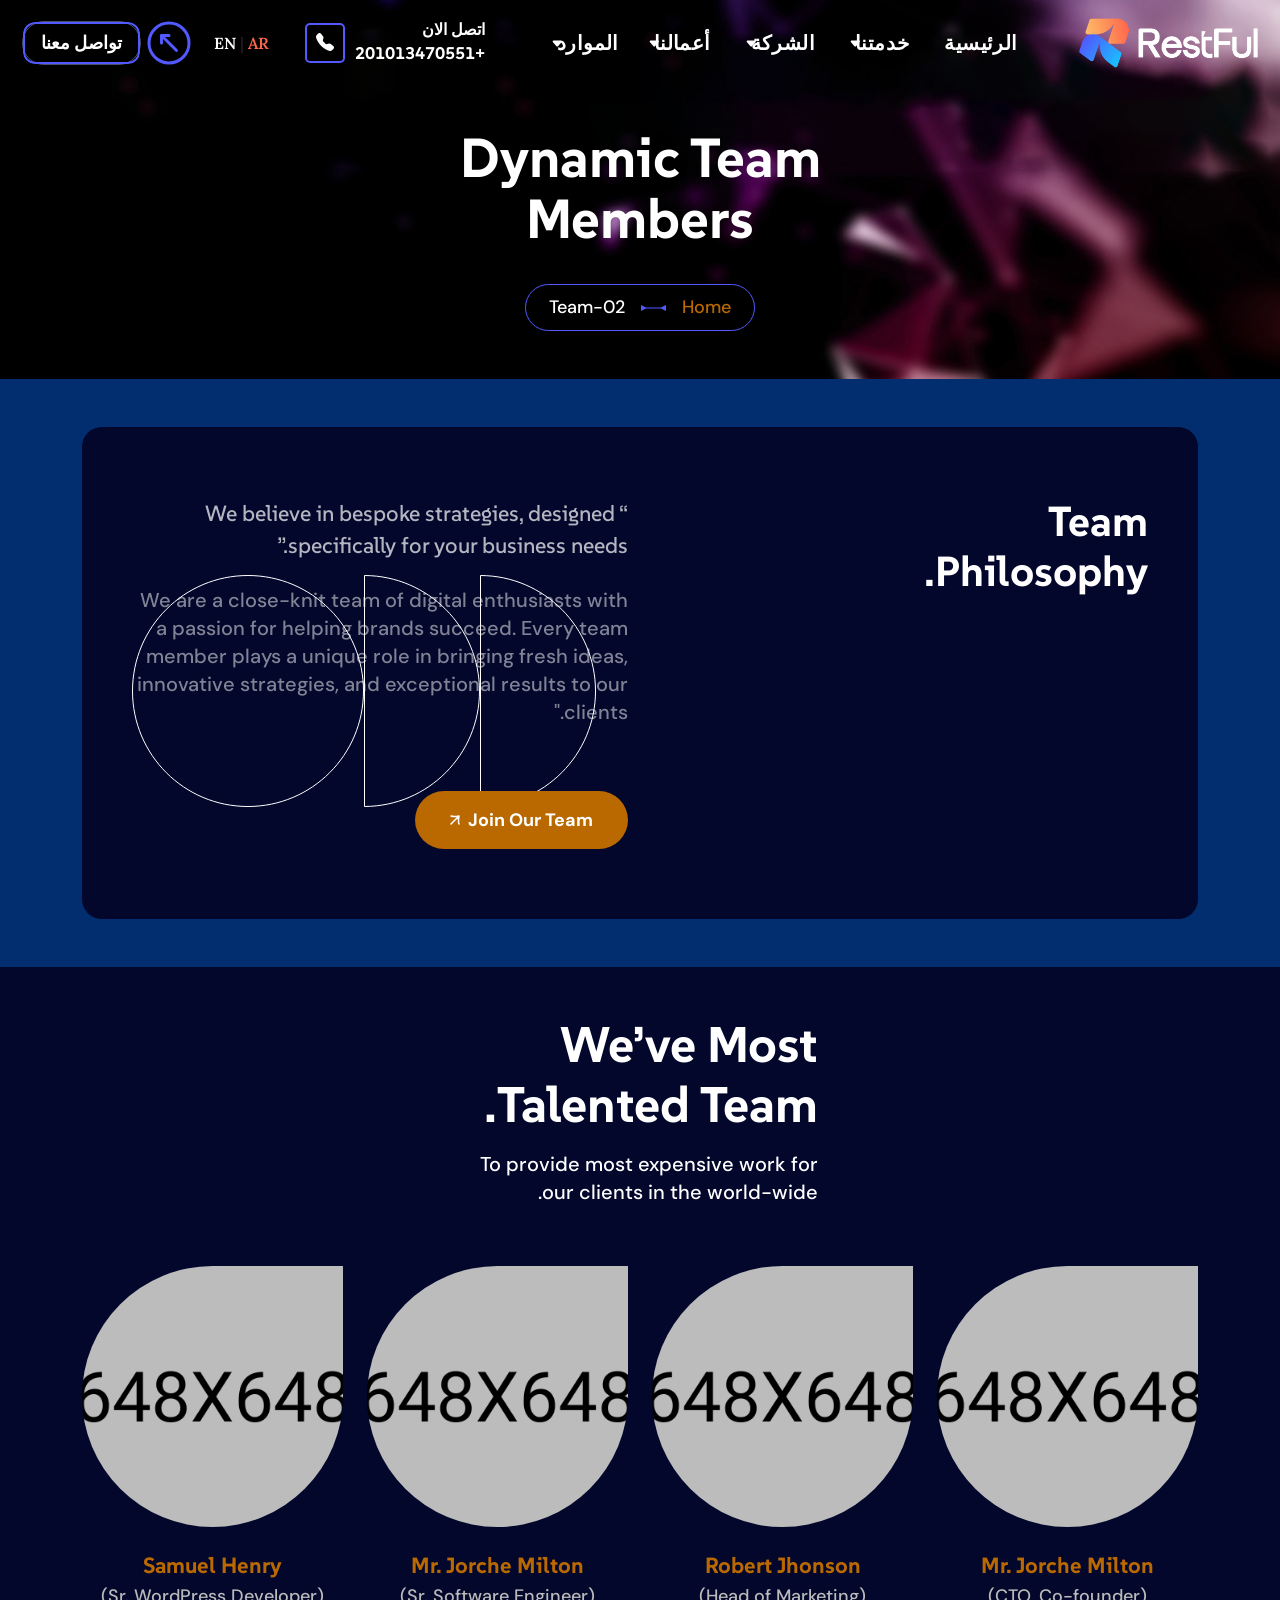
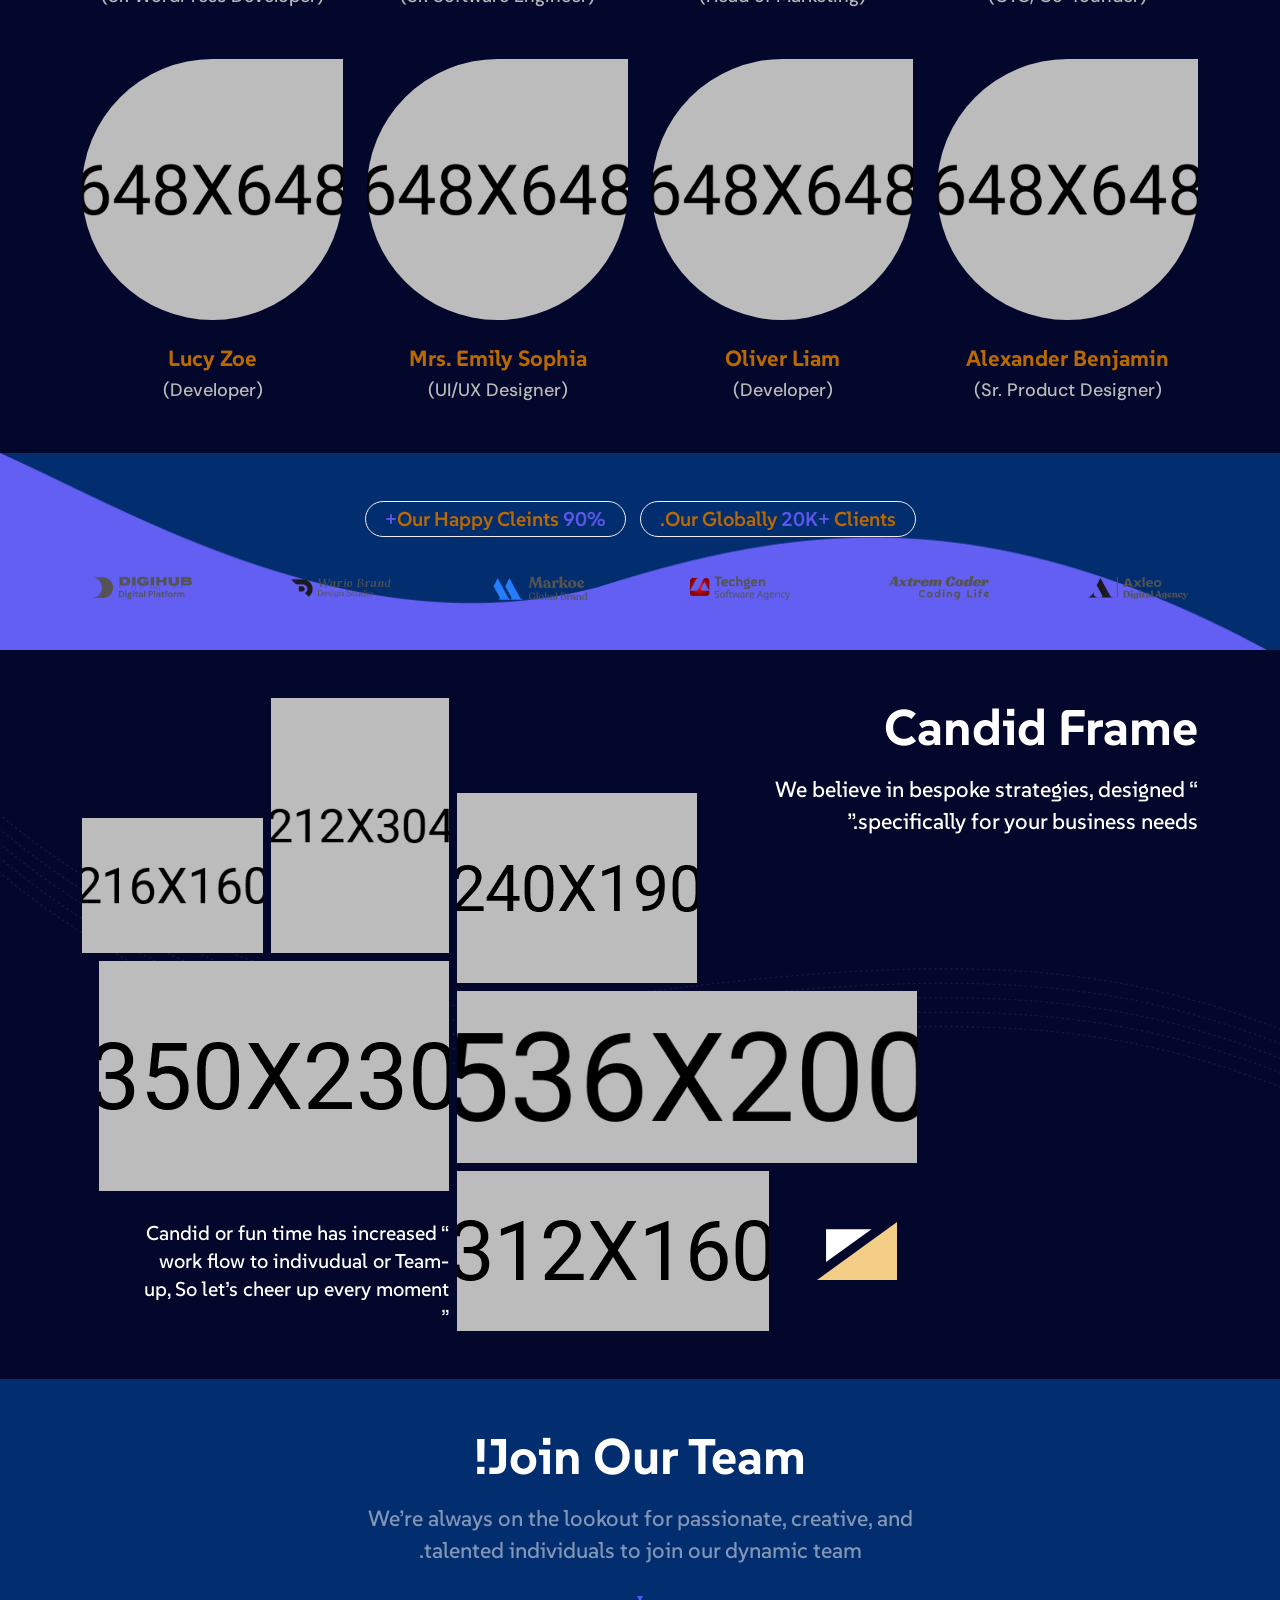
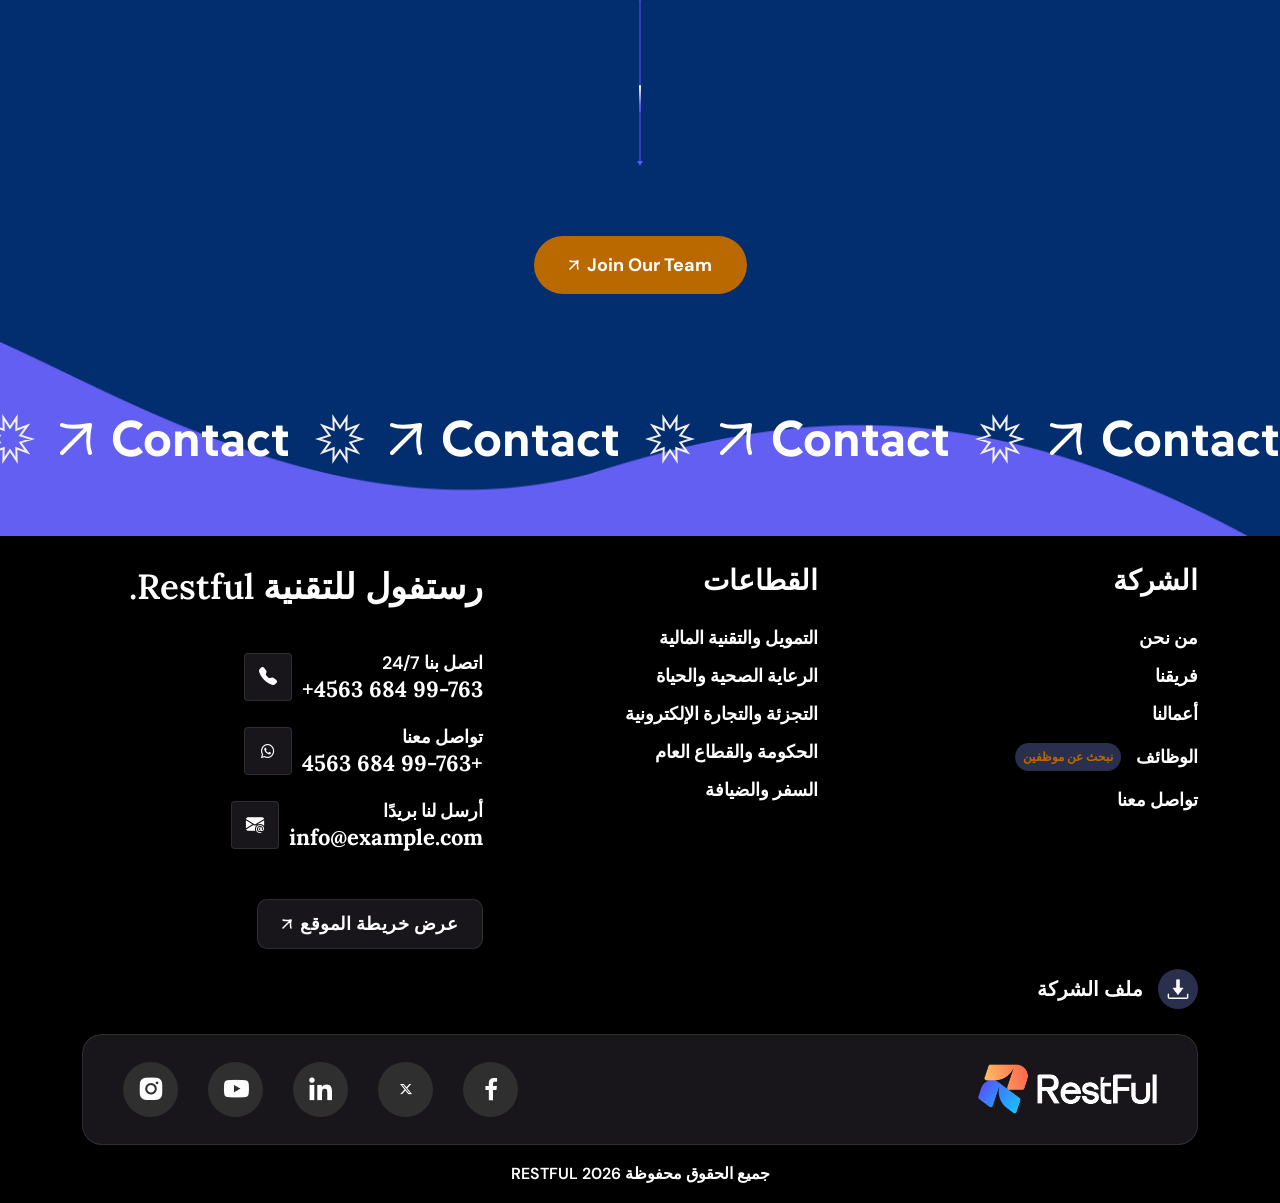
<file: Our-Team.html>
<!doctype html>
<html lang="en" dir="rtl">

<head>
    <!-- Required meta tags -->
    <meta charset="utf-8">
    <meta name="viewport" content="width=device-width, initial-scale=1">

    <!-- Bootstrap CSS -->
    <link href="assets/css/bootstrap.min.css" rel="stylesheet">
    <link href="assets/css/jquery-ui.css" rel="stylesheet">
    <!-- Bootstrap Icon CSS -->
    <link href="assets/css/bootstrap-icons.css" rel="stylesheet">
    <!-- CSS -->
    <link href="assets/css/animate.min.css" rel="stylesheet">
    <!-- FancyBox CSS -->
    <link href="assets/css/jquery.fancybox.min.css" rel="stylesheet">
    <!-- Swiper slider CSS -->
    <link rel="stylesheet" href="assets/css/swiper-bundle.min.css">
    <!-- Slick slider CSS -->
    <link rel="stylesheet" href="assets/css/slick.css">
    <link rel="stylesheet" href="assets/css/slick-theme.css">
    <!-- BoxIcon  CSS -->
    <link href="assets/css/boxicons.min.css" rel="stylesheet">
    <!--  Style CSS  -->
    <link rel="stylesheet" href="assets/css/style.css">
    <!-- Title -->
    <title>RESTFUL -  منظومة تشغيل واحدة تُدار بذكاء</title>
    <link rel="icon" href="assets/img/logo/rlogo.png" type="image/gif" sizes="20x20">
</head>

<body class="marketing-agency">
    <!-- Back To Top -->
    <div class="progress-wrap">
        <svg class="progress-circle svg-content" width="100%" height="100%" viewBox="-1 -1 102 102">
            <path d="M50,1 a49,49 0 0,1 0,98 a49,49 0 0,1 0,-98" />
        </svg>
        <svg class="arrow" width="16" height="16" viewBox="0 0 16 16" xmlns="http://www.w3.org/2000/svg">
            <g>
                <path fill-rule="evenodd" clip-rule="evenodd" d="M7.03516 0.416666L7.03516 15H8.28516L8.28516 0.416666H7.03516Z" style="transition: stroke-dashoffset 10ms linear; stroke-dasharray: 31.6667; stroke-dashoffset: 31.6667;"></path>
                <path fill-rule="evenodd" clip-rule="evenodd" d="M8.28516 1.04115C8.28516 3.98115 5.70016 6.38281 2.94349 6.38281H2.31849V5.13281H2.94349C5.03599 5.13281 7.03516 3.26448 7.03516 1.04115V0.416979H8.28516V1.04115Z"></path>
                <path fill-rule="evenodd" clip-rule="evenodd" d="M7.03333 1.04115C7.03333 3.98115 9.61833 6.38281 12.375 6.38281H13V5.13281H12.375C10.2817 5.13281 8.28333 3.26448 8.28333 1.04115V0.416979H7.03333V1.04115Z"></path>
            </g>
        </svg>
    </div>
    <!-- header Section Start-->
    <header class="header-area style-4">
        <div class="container-fluid d-flex flex-nowrap align-items-center justify-content-between">
            <div class="company-logo">
                <a href="index.html" class="logo-dark"><img alt="image" class="img-fluid" src="assets/img/header-logo-white.png"></a>
                <a href="index.html" class="logo-light"><img alt="image" class="img-fluid" src="assets/img/header-logo-dark.png"></a>
            </div>
            <div class="menu-wrap">
                <div class="main-menu">
                    <div class="mobile-logo-area d-lg-none d-flex align-items-center justify-content-between">
                        <a href="index.html" class="mobile-logo-wrap">
                            <img alt="image" class="img-fluid light" src="assets/img/header-logo-white.png">
                            <img alt="image" class="img-fluid dark" src="assets/img/header-logo-dark.png">
                        </a>
                        <div class="menu-close-btn">
                            <i class="bi bi-x"></i>
                        </div>
                    </div>
                    <ul class="menu-list">
                        <!-- الرئيسية -->
                        <li>
                            <a href="index.html">الرئيسية</a>
                        </li>

                        <li class="menu-item-has-children">
                            <a href="case-study.html" class="drop-down">خدمتنا</a>
                            <i class="bi bi-plus dropdown-icon"></i>
                            <ul class="sub-menu">

                                <li><a href="about.html">عن الشركة</a></li>

                                <li class="menu-item-has-children">
                                    <a href="team.html">فريق العمل</a>
                                    <i class="d-lg-flex d-none bi-caret-left-fill dropdown-icon"></i>
                                    <i class="d-lg-none d-flex bi bi-plus dropdown-icon"></i>
                                    <ul class="sub-menu">
                                        <li><a href="team.html">عرض الفريق - النمط الأول</a></li>
                                        <li><a href="team2.html">عرض الفريق - النمط الثاني</a></li>
                                        <li><a href="team3.html">عرض الفريق - النمط الثالث</a></li>
                                        <li><a href="team-details.html">تفاصيل عضو الفريق</a></li>
                                    </ul>
                                </li>

                                <li><a href="award-recognitions.html">الجوائز والتكريمات</a></li>
                                <li><a href="social-responsibility.html">المسؤولية الاجتماعية</a></li>

                                <li class="menu-item-has-children">
                                    <a href="service.html">الخدمات</a>
                                    <i class="d-lg-flex d-none bi-caret-left-fill dropdown-icon"></i>
                                    <i class="d-lg-none d-flex bi bi-plus dropdown-icon"></i>
                                    <ul class="sub-menu">
                                        <li><a href="service.html">الخدمات - النمط الأول</a></li>
                                        <li><a href="service2.html">الخدمات - النمط الثاني</a></li>
                                        <li><a href="service-details.html">تفاصيل الخدمة</a></li>
                                    </ul>
                                </li>

                                <li class="menu-item-has-children">
                                    <a href="case-study.html">دراسات الحالة</a>
                                    <i class="d-lg-flex d-none bi-caret-left-fill dropdown-icon"></i>
                                    <i class="d-lg-none d-flex bi bi-plus dropdown-icon"></i>
                                    <ul class="sub-menu">
                                        <li><a href="case-study.html">دراسات الحالة - النمط الأول</a></li>
                                        <li><a href="case-study2.html">دراسات الحالة - النمط الثاني</a></li>
                                        <li><a href="case-study-details.html">تفاصيل دراسة الحالة</a></li>
                                    </ul>
                                </li>

                                <li class="menu-item-has-children">
                                    <a href="news-insight-grid.html">الأخبار والمقالات</a>
                                    <i class="d-lg-flex d-none bi-caret-left-fill dropdown-icon"></i>
                                    <i class="d-lg-none d-flex bi bi-plus dropdown-icon"></i>
                                    <ul class="sub-menu">
                                        <li><a href="news-insight-grid.html">عرض الأخبار - النمط الأول</a></li>
                                        <li><a href="news-insight-grid2.html">عرض الأخبار - النمط الثاني</a></li>
                                        <li><a href="news-insight-grid3.html">عرض الأخبار - النمط الثالث</a></li>
                                        <li><a href="news-insight-details.html">تفاصيل المقال</a></li>
                                    </ul>
                                </li>

                                <li><a href="pricing.html">خطط الأسعار</a></li>

                                <li class="menu-item-has-children">
                                    <a href="career.html">الوظائف</a>
                                    <i class="d-lg-flex d-none bi-caret-left-fill dropdown-icon"></i>
                                    <i class="d-lg-none d-flex bi bi-plus dropdown-icon"></i>
                                    <ul class="sub-menu">
                                        <li><a href="career.html">الوظائف المتاحة</a></li>
                                        <li><a href="career-details.html">تفاصيل الوظيفة</a></li>
                                    </ul>
                                </li>

                                <li class="menu-item-has-children">
                                    <a href="shop.html">المتجر</a>
                                    <i class="d-lg-flex d-none bi-caret-left-fill dropdown-icon"></i>
                                    <i class="d-lg-none d-flex bi bi-plus dropdown-icon"></i>
                                    <ul class="sub-menu">
                                        <li><a href="shop.html">عرض المنتجات</a></li>
                                        <li><a href="cart.html">سلة المشتريات</a></li>
                                        <li><a href="checkout.html">إتمام الطلب</a></li>
                                        <li><a href="product-details.html">تفاصيل المنتج</a></li>
                                    </ul>
                                </li>

                                <li><a href="faq.html">الأسئلة الشائعة</a></li>
                                <li><a href="contact.html">تواصل معنا</a></li>

                            </ul>
                        </li>

                        <li class="menu-item-has-children">

                            <a href="case-study.html" class="drop-down">الشركة</a>
                            <i class="bi bi-plus dropdown-icon"></i>
                            <ul class="sub-menu">
                                <li><a href="about.html">عن الشركة</a></li>
                                <li>
                                    <a href="team.html">فريق العمل</a>
                                    <i class="d-lg-flex d-none bi-caret-left-fill dropdown-icon"></i>
                                    <i class="d-lg-none d-flex bi bi-plus dropdown-icon"></i>
                                    <ul class="sub-menu">
                                        <li><a href="team.html">أسلوب الفريق 01</a></li>
                                        <li><a href="team2.html">أسلوب الفريق 02</a></li>
                                        <li><a href="team3.html">أسلوب الفريق 03</a></li>
                                        <li><a href="team-details.html">تفاصيل الفريق</a></li>
                                    </ul>
                                </li>

                                <li><a href="award-recognitions.html">الجوائز والتكريمات</a></li>
                                <li><a href="social-responsibility.html">المسؤولية الاجتماعية</a></li>

                                <li>
                                    <a href="service.html">الخدمات</a>
                                    <i class="d-lg-flex d-none bi-caret-left-fill dropdown-icon"></i>
                                    <i class="d-lg-none d-flex bi bi-plus dropdown-icon"></i>
                                    <ul class="sub-menu">
                                        <li><a href="service.html">أسلوب الخدمات 01</a></li>
                                        <li><a href="service2.html">أسلوب الخدمات 02</a></li>
                                        <li><a href="service-details.html">تفاصيل الخدمة</a></li>
                                    </ul>
                                </li>

                                <li>
                                    <a href="case-study.html">دراسات الحالة</a>
                                    <i class="d-lg-flex d-none bi-caret-left-fill dropdown-icon"></i>
                                    <i class="d-lg-none d-flex bi bi-plus dropdown-icon"></i>
                                    <ul class="sub-menu">
                                        <li><a href="case-study.html">دراسات الحالة 01</a></li>
                                        <li><a href="case-study2.html">دراسات الحالة 02</a></li>
                                        <li><a href="case-study-details.html">تفاصيل دراسة الحالة</a></li>
                                    </ul>
                                </li>

                                <li>
                                    <a href="news-insight-grid.html">الأخبار والمقالات</a>
                                    <i class="d-lg-flex d-none bi-caret-left-fill dropdown-icon"></i>
                                    <i class="d-lg-none d-flex bi bi-plus dropdown-icon"></i>
                                    <ul class="sub-menu">
                                        <li><a href="news-insight-grid.html">الأخبار والمقالات 01</a></li>
                                        <li><a href="news-insight-grid2.html">الأخبار والمقالات 02</a></li>
                                        <li><a href="news-insight-grid3.html">الأخبار والمقالات 03</a></li>
                                        <li><a href="news-insight-details.html">تفاصيل المقال</a></li>
                                    </ul>
                                </li>

                                <li><a href="pricing.html">خطط الأسعار</a></li>

                                <li>
                                    <a href="career.html">الوظائف</a>
                                    <i class="d-lg-flex d-none bi-caret-left-fill dropdown-icon"></i>
                                    <i class="d-lg-none d-flex bi bi-plus dropdown-icon"></i>
                                    <ul class="sub-menu">
                                        <li><a href="career.html">الوظائف</a></li>
                                        <li><a href="career-details.html">تفاصيل الوظيفة</a></li>
                                    </ul>
                                </li>

                                <li>
                                    <a href="shop.html">المتجر</a>
                                    <i class="d-lg-flex d-none bi-caret-left-fill dropdown-icon"></i>
                                    <i class="d-lg-none d-flex bi bi-plus dropdown-icon"></i>
                                    <ul class="sub-menu">
                                        <li><a href="shop.html">المتجر</a></li>
                                        <li><a href="cart.html">سلة المشتريات</a></li>
                                        <li><a href="checkout.html">إتمام الطلب</a></li>
                                        <li><a href="product-details.html">تفاصيل المنتج</a></li>
                                    </ul>
                                </li>

                                <li><a href="faq.html">الأسئلة الشائعة</a></li>
                                <li><a href="contact.html">تواصل معنا</a></li>
                            </ul>
                        </li>

                        <li class="menu-item-has-children">
                            <a href="news-insight-grid.html" class="drop-down">أعمالنا</a>
                            <i class="bi bi-plus dropdown-icon"></i>
                            <ul class="sub-menu">
                                <li><a href="portfolio-classic.html">عرض كلاسيكي</a></li>
                                <li><a href="portfolio-creative.html">عرض إبداعي</a></li>
                                <li><a href="portfolio-caption.html">عرض مع وصف</a></li>
                                <li><a href="portfolio-horizontal.html">عرض أفقي</a></li>
                                <li><a href="portfolio-carousel.html">عرض متحرك (Carousel)</a></li>
                                <li><a href="portfolio-vertical.html">عرض رأسي</a></li>
                                <li><a href="portfolio-interactive-link.html">عرض تفاعلي</a></li>
                                <li><a href="portfolio-grid.html">عرض شبكي</a></li>
                                <li><a href="portfolio-details.html">تفاصيل المشروع</a></li>
                            </ul>
                        </li>
                        <li class="menu-item-has-children">
                            <a href="news-insight-grid.html" class="drop-down">الموارد</a>
                            <i class="bi bi-plus dropdown-icon"></i>
                            <ul class="sub-menu">
                                <li><a href="portfolio-classic.html">المقالات</a></li>
                                <li><a href="portfolio-creative.html">الدراسات</a></li>
                                <li><a href="portfolio-caption.html">الأدلة الإرشادية</a></li>
                                <li><a href="portfolio-horizontal.html">الكتب الإلكترونية</a></li>
                                <li><a href="portfolio-carousel.html">الفيديوهات التعليمية</a></li>
                                <li><a href="portfolio-vertical.html">الندوات والويبينار</a></li>
                                <li><a href="portfolio-interactive-link.html">الأسئلة الشائعة</a></li>
                                <li><a href="portfolio-grid.html">أخبار الشركة</a></li>
                                <li><a href="portfolio-details.html">مركز المعرفة</a></li>
                            </ul>
                        </li>
                    </ul>
                    <!--<div class="btn-and-contact-area d-lg-none d-block">
                        <a href="contact.html" class="contact-btn">
                            <span class="icon">
                                <svg width="10" height="10" viewBox="0 0 10 10" xmlns="http://www.w3.org/2000/svg">
                                    <path d="M1 9L9 1M9 1C7.22222 1.33333 3.33333 2 1 1M9 1C8.66667 2.66667 8 6.33333 9 9" stroke-width="1.5" stroke-linecap="round" />
                                </svg>
                            </span>
                            <span class="content">تواصل معنا</span>
                            <span class="icon two">
                                <svg width="10" height="10" viewBox="0 0 10 10" xmlns="http://www.w3.org/2000/svg">
                                    <path d="M1 9L9 1M9 1C7.22222 1.33333 3.33333 2 1 1M9 1C8.66667 2.66667 8 6.33333 9 9" stroke-width="1.5" stroke-linecap="round" />
                                </svg>
                            </span>
                        </a>
                    </div>-->
                </div>
                <div class="nav-right">
                    <div class="contact-area d-lg-flex d-none">

                        <div class="content">
                            <span>اتصل الان</span>
                            <h6><a href="tel:+201013470551">+201013470551</a></h6>
                        </div>
                        <div class="icon">
                            <i class="bi bi-telephone-fill"></i>
                        </div>
                    </div>
                    <div class="lang-switch d-flex align-items-center me-3">
                        <a href="?lang=ar" class="lang-btn active">AR</a>
                        <span class="mx-1">|</span>
                        <a href="?lang=en" class="lang-btn">EN</a>
                    </div>
                    <a href="contact.html" class="primary-btn4 d-lg-flex d-none">
                        <span class="icon two">
                            <svg width="100" height="100" viewBox="0 0 100 100" xmlns="http://www.w3.org/2000/svg">
                                <!-- Gradient Definitions -->
                                <defs>
                                    <linearGradient id="ringGradient" x1="0%" y1="100%" x2="100%" y2="0%">
                                        <stop offset="100%" stop-color="#5259FF" />
                                    </linearGradient>

                                    <linearGradient id="arrowGradient" x1="0%" y1="100%" x2="100%" y2="0%">
                                        <stop offset="100%" stop-color="#5259FF" />
                                    </linearGradient>
                                </defs>
                                <!-- Transparent Background (default SVG is transparent) -->
                                <!-- Circle Ring -->
                                <circle cx="50" cy="50" r="40"
                                        fill="none"
                                        stroke="url(#ringGradient)"
                                        stroke-width="6"
                                        stroke-linecap="round" />

                                <!-- Arrow Line -->
                                <line x1="35" y1="65" x2="65" y2="35"
                                      stroke="url(#arrowGradient)"
                                      stroke-width="6"
                                      stroke-linecap="round" />

                                <!-- Arrow Head -->
                                <polyline points="50,35 65,35 65,50"
                                          fill="none"
                                          stroke="url(#arrowGradient)"
                                          stroke-width="6"
                                          stroke-linecap="round"
                                          stroke-linejoin="round" />
                            </svg>

                        </span>
                        <span class="contact-btn">تواصل معنا</span>
                        <span class="icon">
                            <svg width="100" height="100" viewBox="0 0 100 100" xmlns="http://www.w3.org/2000/svg">
                                <!-- Gradient Definitions -->
                                <defs>
                                    <linearGradient id="ringGradient" x1="0%" y1="100%" x2="100%" y2="0%">
                                        <stop offset="0%" stop-color="#fe8f58" />   <!-- orange -->
                                        <stop offset="20%" stop-color="#fe6a4d" />  <!-- dark orange -->
                                        <stop offset="40%" stop-color="#fe6a4d" />  <!-- cyan -->
                                        <stop offset="60%" stop-color="#20c1fb" />  <!-- light blue -->
                                        <stop offset="80%" stop-color="#4c66ff" />  <!-- blue -->
                                        <stop offset="100%" stop-color="#4f68ff" /> <!-- purple -->
                                    </linearGradient>

                                    <linearGradient id="arrowGradient" x1="0%" y1="100%" x2="100%" y2="0%">
                                        <stop offset="0%" stop-color="#19c1ff" />
                                        <stop offset="100%" stop-color="#3e7eff" />
                                    </linearGradient>
                                </defs>

                                <!-- Transparent Background (default SVG is transparent) -->
                                <!-- Circle Ring -->
                                <circle cx="50" cy="50" r="40"
                                        fill="none"
                                        stroke="url(#ringGradient)"
                                        stroke-width="6"
                                        stroke-linecap="round" />

                                <!-- Arrow Line -->
                                <line x1="35" y1="65" x2="65" y2="35"
                                      stroke="url(#arrowGradient)"
                                      stroke-width="6"
                                      stroke-linecap="round" />

                                <!-- Arrow Head -->
                                <polyline points="50,35 65,35 65,50"
                                          fill="none"
                                          stroke="url(#arrowGradient)"
                                          stroke-width="6"
                                          stroke-linecap="round"
                                          stroke-linejoin="round" />
                            </svg>
                        </span>
                    </a>
                    <div class="sidebar-button mobile-menu-btn">
                        <svg width="20" height="18" viewBox="0 0 20 18" xmlns="http://www.w3.org/2000/svg">
                            <path d="M1.29445 2.8421H10.5237C11.2389 2.8421 11.8182 2.2062 11.8182 1.42105C11.8182 0.635903 11.2389 0 10.5237 0H1.29445C0.579249 0 0 0.635903 0 1.42105C0 2.2062 0.579249 2.8421 1.29445 2.8421Z"></path>
                            <path d="M1.23002 10.421H18.77C19.4496 10.421 20 9.78506 20 8.99991C20 8.21476 19.4496 7.57886 18.77 7.57886H1.23002C0.550421 7.57886 0 8.21476 0 8.99991C0 9.78506 0.550421 10.421 1.23002 10.421Z"></path>
                            <path d="M18.8052 15.1579H10.2858C9.62563 15.1579 9.09094 15.7938 9.09094 16.5789C9.09094 17.3641 9.62563 18 10.2858 18H18.8052C19.4653 18 20 17.3641 20 16.5789C20 15.7938 19.4653 15.1579 18.8052 15.1579Z"></path>
                        </svg>
                    </div>
                </div>
            </div>
        </div>
    </header>
    <!-- header Section End-->
    <!-- Breadcrumb Section Start -->
    <div class="breadcrumb-section py-5">
        <div class="container">
            <div class="row justify-content-center pt-80">
                <div class="col-xl-6 col-lg-8">
                    <div class="banner-content">
                        <h1>Dynamic Team Members</h1>
                        <ul class="breadcrumb-list">
                            <li><a href="/">Home</a></li>
                            <li>
                                <svg width="25" height="6" viewBox="0 0 25 6" xmlns="http://www.w3.org/2000/svg">
                                    <path d="M5 2.5L0 0.113249V5.88675L5 3.5V2.5ZM20 3.5L25 5.88675V0.113249L20 2.5V3.5ZM4.5 3.5H20.5V2.5H4.5V3.5Z" />
                                </svg>
                                Team-02
                            </li>
                        </ul>
                    </div>
                </div>
            </div>
        </div>
    </div>
    <!-- Breadcrumb Section End -->
    <!-- Team Page Start -->
    <div class="team-page-content-banner style-2 py-5">
        <div class="container">
            <div class="banner-wrapper">
                <div class="row gy-4 justify-content-between">
                    <div class="col-xl-3 col-lg-4">
                        <h2>Team Philosophy.</h2>
                    </div>
                    <div class="col-xl-6 col-lg-6">
                        <div class="banner-content">
                            <span>“ We believe in bespoke strategies, designed specifically for your business needs.”</span>
                            <p>We are a close-knit team of digital enthusiasts with a passion for helping brands succeed. Every team member plays a unique role in bringing fresh ideas, innovative strategies, and exceptional results to our clients."</p>
                            <a href="career.html" class="primary-btn3 three btn-hover">
                                Join Our Team
                                <svg width="10" height="10" viewBox="0 0 10 10" xmlns="http://www.w3.org/2000/svg">
                                    <path d="M1 9L9 1M9 1C7.22222 1.33333 3.33333 2 1 1M9 1C8.66667 2.66667 8 6.33333 9 9" stroke-width="1.5" stroke-linecap="round"></path>
                                </svg>
                                <span></span>
                            </a>
                        </div>
                    </div>
                </div>
                <svg class="vector" width="464" height="232" viewBox="0 0 464 232" xmlns="http://www.w3.org/2000/svg">
                    <path d="M116 0.5C179.789 0.5 231.5 52.2113 231.5 116C231.5 179.789 179.789 231.5 116 231.5C52.2113 231.5 0.5 179.789 0.5 116C0.5 52.2113 52.2113 0.5 116 0.5ZM232.5 231.499V116V0.501059C296.059 0.770439 347.5 52.3781 347.5 116C347.5 179.622 296.059 231.23 232.5 231.499ZM348.5 0.501059C412.059 0.770439 463.5 52.3781 463.5 116C463.5 179.622 412.059 231.23 348.5 231.499V116V0.501059Z" />
                </svg>
            </div>
        </div>
    </div>

    <div class="team2-card-section py-5">
        <div class="container">
            <div class="row justify-content-center mb-60 wow animate fadeInDown" data-wow-delay="200ms" data-wow-duration="1500ms">
                <div class="col-lg-4">
                    <div class="section-title three">
                        <h2>We’ve Most Talented Team.</h2>
                        <p>To provide most expensive work for our clients in the world-wide.</p>
                    </div>
                </div>
            </div>
            <div class="row gy-5">
                <div class="col-xl-3 col-lg-4 col-sm-6 wow animate fadeInDown" data-wow-delay="200ms" data-wow-duration="1500ms">
                    <div class="team-card2 magnetic-item">
                        <div class="team-img">
                            <a href="team-details.html"><img src="assets/img/innerpages/team2-img1.png" alt=""></a>
                            <ul class="social-list">
                                <li><a href="https://www.facebook.com/"><i class="bx bxl-facebook"></i></a></li>
                                <li><a href="https://www.linkedin.com/"><i class="bx bxl-linkedin"></i></a></li>
                            </ul>
                        </div>
                        <div class="team-content">
                            <h5><a href="team-details.html">Mr. Jorche Milton</a></h5>
                            <span>(CTO, Co-founder)</span>
                        </div>
                        <div class="vector">
                            <svg width="90" height="90" viewBox="0 0 90 90" xmlns="http://www.w3.org/2000/svg">
                                <g>
                                    <path d="M80.8434 35.7831C78.5542 35.7831 76.3855 36.6265 74.6988 38.0723C74.5783 38.1928 74.3374 38.3132 74.2169 38.5542C72.4096 40.1205 59.5181 44.6988 45.1807 45.0602C45.1807 45.0602 45.1807 45.0602 45.0602 44.9398C57.4699 33.012 70.9639 28.9157 70.9639 28.9157C73.1325 28.7952 75.3012 27.8313 76.8675 26.2651C80.4819 22.6506 80.4819 16.747 76.8675 13.1325C73.253 9.51807 67.3494 9.51807 63.7349 13.1325C62.0482 14.8193 61.2048 16.8675 61.0843 19.0361C61.0843 19.2771 61.0843 19.5181 61.0843 19.759C60.9639 22.0482 55.0602 34.5783 45.0602 44.9398C45.4217 27.8313 52.0482 15.4217 52.0482 15.4217C53.494 13.7349 54.3373 11.6867 54.3373 9.2771C54.3373 4.09638 50.1205 0 45.0602 0C40 0 35.7831 4.21686 35.7831 9.2771C35.7831 11.5663 36.6265 13.7349 38.0723 15.4217C38.1928 15.5422 38.3133 15.7831 38.5542 15.9036C40.1205 17.7108 44.6988 30.6024 45.0602 44.9398C45.0602 44.9398 45.0602 44.9398 44.9398 45.0602C33.0121 32.6506 28.9157 19.1566 28.9157 19.1566C28.7952 16.988 27.8313 14.8193 26.2651 13.253C22.6506 9.63854 16.747 9.63854 13.1325 13.253C9.51807 16.8675 9.51807 22.7711 13.1325 26.3855C14.8193 28.0723 16.8675 28.9157 19.0361 29.0361C19.2771 29.0361 19.5181 29.0361 19.759 29.0361C22.0482 29.1566 34.5783 35.0602 44.9398 45.0602C27.8313 44.6988 15.4217 38.0723 15.4217 38.0723C13.7349 36.6265 11.6867 35.7831 9.27711 35.7831C4.09638 35.7831 0 40 0 45.0602C0 50.241 4.21687 54.3373 9.27711 54.3373C11.5663 54.3373 13.7349 53.494 15.4217 52.0482C15.5422 51.9277 15.7831 51.8072 15.9036 51.5663C17.7108 50 30.6024 45.4217 44.9398 45.0602C32.5301 56.8675 19.1566 60.9638 19.1566 60.9638C16.9879 61.0843 14.8193 62.0482 13.253 63.6144C9.63855 67.2289 9.63855 73.1325 13.253 76.747C16.8675 80.3614 22.7711 80.3614 26.3855 76.747C28.0723 75.0602 28.9157 73.012 29.0361 70.8434C29.0361 70.6024 29.0361 70.3615 29.0361 70.1205C29.1566 67.8313 35.0602 55.4217 44.9398 44.9398C44.9398 44.9398 44.9398 44.9398 45.0602 44.9398C44.6988 62.1687 38.0723 74.5783 38.0723 74.5783C36.6265 76.2651 35.7831 78.3132 35.7831 80.7229C35.7831 85.9036 40 90 45.0602 90C50.241 90 54.3373 85.7831 54.3373 80.7229C54.3373 78.4337 53.494 76.2651 52.0482 74.5783C51.9277 74.4578 51.8072 74.2169 51.5663 74.0964C50 72.2891 45.4217 59.3976 45.0602 44.9398C56.8675 57.3494 60.9639 70.7229 60.9639 70.7229C61.0843 72.8916 62.0482 75.0602 63.6145 76.6265C67.2289 80.241 73.1325 80.241 76.747 76.6265C80.3615 73.012 80.3615 67.1084 76.747 63.494C75.0602 61.8072 73.012 60.9638 70.8434 60.8434C70.6024 60.8434 70.3615 60.8434 70.1205 60.8434C67.8313 60.7229 55.4217 54.8193 45.0602 44.9398C62.1687 45.3012 74.5783 51.9277 74.5783 51.9277C76.2651 53.3735 78.3133 54.2169 80.7229 54.2169C85.9036 54.2169 90 50 90 44.9398C90 39.8795 86.0241 35.7831 80.8434 35.7831Z" />
                                </g>
                            </svg>
                        </div>
                    </div>
                </div>
                <div class="col-xl-3 col-lg-4 col-sm-6 wow animate fadeInDown" data-wow-delay="400ms" data-wow-duration="1500ms">
                    <div class="team-card2 magnetic-item">
                        <div class="team-img">
                            <a href="team-details.html"><img src="assets/img/innerpages/team2-img2.png" alt=""></a>
                            <ul class="social-list">
                                <li><a href="https://www.facebook.com/"><i class="bx bxl-facebook"></i></a></li>
                                <li><a href="https://www.linkedin.com/"><i class="bx bxl-linkedin"></i></a></li>
                            </ul>
                        </div>
                        <div class="team-content">
                            <h5><a href="team-details.html">Robert Jhonson</a></h5>
                            <span>(Head of Marketing)</span>
                        </div>
                        <div class="vector">
                            <svg width="90" height="90" viewBox="0 0 90 90" xmlns="http://www.w3.org/2000/svg">
                                <g>
                                    <path d="M80.8434 35.7831C78.5542 35.7831 76.3855 36.6265 74.6988 38.0723C74.5783 38.1928 74.3374 38.3132 74.2169 38.5542C72.4096 40.1205 59.5181 44.6988 45.1807 45.0602C45.1807 45.0602 45.1807 45.0602 45.0602 44.9398C57.4699 33.012 70.9639 28.9157 70.9639 28.9157C73.1325 28.7952 75.3012 27.8313 76.8675 26.2651C80.4819 22.6506 80.4819 16.747 76.8675 13.1325C73.253 9.51807 67.3494 9.51807 63.7349 13.1325C62.0482 14.8193 61.2048 16.8675 61.0843 19.0361C61.0843 19.2771 61.0843 19.5181 61.0843 19.759C60.9639 22.0482 55.0602 34.5783 45.0602 44.9398C45.4217 27.8313 52.0482 15.4217 52.0482 15.4217C53.494 13.7349 54.3373 11.6867 54.3373 9.2771C54.3373 4.09638 50.1205 0 45.0602 0C40 0 35.7831 4.21686 35.7831 9.2771C35.7831 11.5663 36.6265 13.7349 38.0723 15.4217C38.1928 15.5422 38.3133 15.7831 38.5542 15.9036C40.1205 17.7108 44.6988 30.6024 45.0602 44.9398C45.0602 44.9398 45.0602 44.9398 44.9398 45.0602C33.0121 32.6506 28.9157 19.1566 28.9157 19.1566C28.7952 16.988 27.8313 14.8193 26.2651 13.253C22.6506 9.63854 16.747 9.63854 13.1325 13.253C9.51807 16.8675 9.51807 22.7711 13.1325 26.3855C14.8193 28.0723 16.8675 28.9157 19.0361 29.0361C19.2771 29.0361 19.5181 29.0361 19.759 29.0361C22.0482 29.1566 34.5783 35.0602 44.9398 45.0602C27.8313 44.6988 15.4217 38.0723 15.4217 38.0723C13.7349 36.6265 11.6867 35.7831 9.27711 35.7831C4.09638 35.7831 0 40 0 45.0602C0 50.241 4.21687 54.3373 9.27711 54.3373C11.5663 54.3373 13.7349 53.494 15.4217 52.0482C15.5422 51.9277 15.7831 51.8072 15.9036 51.5663C17.7108 50 30.6024 45.4217 44.9398 45.0602C32.5301 56.8675 19.1566 60.9638 19.1566 60.9638C16.9879 61.0843 14.8193 62.0482 13.253 63.6144C9.63855 67.2289 9.63855 73.1325 13.253 76.747C16.8675 80.3614 22.7711 80.3614 26.3855 76.747C28.0723 75.0602 28.9157 73.012 29.0361 70.8434C29.0361 70.6024 29.0361 70.3615 29.0361 70.1205C29.1566 67.8313 35.0602 55.4217 44.9398 44.9398C44.9398 44.9398 44.9398 44.9398 45.0602 44.9398C44.6988 62.1687 38.0723 74.5783 38.0723 74.5783C36.6265 76.2651 35.7831 78.3132 35.7831 80.7229C35.7831 85.9036 40 90 45.0602 90C50.241 90 54.3373 85.7831 54.3373 80.7229C54.3373 78.4337 53.494 76.2651 52.0482 74.5783C51.9277 74.4578 51.8072 74.2169 51.5663 74.0964C50 72.2891 45.4217 59.3976 45.0602 44.9398C56.8675 57.3494 60.9639 70.7229 60.9639 70.7229C61.0843 72.8916 62.0482 75.0602 63.6145 76.6265C67.2289 80.241 73.1325 80.241 76.747 76.6265C80.3615 73.012 80.3615 67.1084 76.747 63.494C75.0602 61.8072 73.012 60.9638 70.8434 60.8434C70.6024 60.8434 70.3615 60.8434 70.1205 60.8434C67.8313 60.7229 55.4217 54.8193 45.0602 44.9398C62.1687 45.3012 74.5783 51.9277 74.5783 51.9277C76.2651 53.3735 78.3133 54.2169 80.7229 54.2169C85.9036 54.2169 90 50 90 44.9398C90 39.8795 86.0241 35.7831 80.8434 35.7831Z" />
                                </g>
                            </svg>
                        </div>
                    </div>
                </div>
                <div class="col-xl-3 col-lg-4 col-sm-6 wow animate fadeInDown" data-wow-delay="600ms" data-wow-duration="1500ms">
                    <div class="team-card2 magnetic-item">
                        <div class="team-img">
                            <a href="team-details.html"><img src="assets/img/innerpages/team2-img3.png" alt=""></a>
                            <ul class="social-list">
                                <li><a href="https://www.facebook.com/"><i class="bx bxl-facebook"></i></a></li>
                                <li><a href="https://www.linkedin.com/"><i class="bx bxl-linkedin"></i></a></li>
                            </ul>
                        </div>
                        <div class="team-content">
                            <h5><a href="team-details.html">Mr. Jorche Milton</a></h5>
                            <span>(Sr. Software Engineer)</span>
                        </div>
                        <div class="vector">
                            <svg width="90" height="90" viewBox="0 0 90 90" xmlns="http://www.w3.org/2000/svg">
                                <g>
                                    <path d="M80.8434 35.7831C78.5542 35.7831 76.3855 36.6265 74.6988 38.0723C74.5783 38.1928 74.3374 38.3132 74.2169 38.5542C72.4096 40.1205 59.5181 44.6988 45.1807 45.0602C45.1807 45.0602 45.1807 45.0602 45.0602 44.9398C57.4699 33.012 70.9639 28.9157 70.9639 28.9157C73.1325 28.7952 75.3012 27.8313 76.8675 26.2651C80.4819 22.6506 80.4819 16.747 76.8675 13.1325C73.253 9.51807 67.3494 9.51807 63.7349 13.1325C62.0482 14.8193 61.2048 16.8675 61.0843 19.0361C61.0843 19.2771 61.0843 19.5181 61.0843 19.759C60.9639 22.0482 55.0602 34.5783 45.0602 44.9398C45.4217 27.8313 52.0482 15.4217 52.0482 15.4217C53.494 13.7349 54.3373 11.6867 54.3373 9.2771C54.3373 4.09638 50.1205 0 45.0602 0C40 0 35.7831 4.21686 35.7831 9.2771C35.7831 11.5663 36.6265 13.7349 38.0723 15.4217C38.1928 15.5422 38.3133 15.7831 38.5542 15.9036C40.1205 17.7108 44.6988 30.6024 45.0602 44.9398C45.0602 44.9398 45.0602 44.9398 44.9398 45.0602C33.0121 32.6506 28.9157 19.1566 28.9157 19.1566C28.7952 16.988 27.8313 14.8193 26.2651 13.253C22.6506 9.63854 16.747 9.63854 13.1325 13.253C9.51807 16.8675 9.51807 22.7711 13.1325 26.3855C14.8193 28.0723 16.8675 28.9157 19.0361 29.0361C19.2771 29.0361 19.5181 29.0361 19.759 29.0361C22.0482 29.1566 34.5783 35.0602 44.9398 45.0602C27.8313 44.6988 15.4217 38.0723 15.4217 38.0723C13.7349 36.6265 11.6867 35.7831 9.27711 35.7831C4.09638 35.7831 0 40 0 45.0602C0 50.241 4.21687 54.3373 9.27711 54.3373C11.5663 54.3373 13.7349 53.494 15.4217 52.0482C15.5422 51.9277 15.7831 51.8072 15.9036 51.5663C17.7108 50 30.6024 45.4217 44.9398 45.0602C32.5301 56.8675 19.1566 60.9638 19.1566 60.9638C16.9879 61.0843 14.8193 62.0482 13.253 63.6144C9.63855 67.2289 9.63855 73.1325 13.253 76.747C16.8675 80.3614 22.7711 80.3614 26.3855 76.747C28.0723 75.0602 28.9157 73.012 29.0361 70.8434C29.0361 70.6024 29.0361 70.3615 29.0361 70.1205C29.1566 67.8313 35.0602 55.4217 44.9398 44.9398C44.9398 44.9398 44.9398 44.9398 45.0602 44.9398C44.6988 62.1687 38.0723 74.5783 38.0723 74.5783C36.6265 76.2651 35.7831 78.3132 35.7831 80.7229C35.7831 85.9036 40 90 45.0602 90C50.241 90 54.3373 85.7831 54.3373 80.7229C54.3373 78.4337 53.494 76.2651 52.0482 74.5783C51.9277 74.4578 51.8072 74.2169 51.5663 74.0964C50 72.2891 45.4217 59.3976 45.0602 44.9398C56.8675 57.3494 60.9639 70.7229 60.9639 70.7229C61.0843 72.8916 62.0482 75.0602 63.6145 76.6265C67.2289 80.241 73.1325 80.241 76.747 76.6265C80.3615 73.012 80.3615 67.1084 76.747 63.494C75.0602 61.8072 73.012 60.9638 70.8434 60.8434C70.6024 60.8434 70.3615 60.8434 70.1205 60.8434C67.8313 60.7229 55.4217 54.8193 45.0602 44.9398C62.1687 45.3012 74.5783 51.9277 74.5783 51.9277C76.2651 53.3735 78.3133 54.2169 80.7229 54.2169C85.9036 54.2169 90 50 90 44.9398C90 39.8795 86.0241 35.7831 80.8434 35.7831Z" />
                                </g>
                            </svg>
                        </div>
                    </div>
                </div>
                <div class="col-xl-3 col-lg-4 col-sm-6 wow animate fadeInDown" data-wow-delay="800ms" data-wow-duration="1500ms">
                    <div class="team-card2 magnetic-item">
                        <div class="team-img">
                            <a href="team-details.html"><img src="assets/img/innerpages/team2-img4.png" alt=""></a>
                            <ul class="social-list">
                                <li><a href="https://www.facebook.com/"><i class="bx bxl-facebook"></i></a></li>
                                <li><a href="https://www.linkedin.com/"><i class="bx bxl-linkedin"></i></a></li>
                            </ul>
                        </div>
                        <div class="team-content">
                            <h5><a href="team-details.html">Samuel Henry</a></h5>
                            <span>(Sr. WordPress Developer)</span>
                        </div>
                        <div class="vector">
                            <svg width="90" height="90" viewBox="0 0 90 90" xmlns="http://www.w3.org/2000/svg">
                                <g>
                                    <path d="M80.8434 35.7831C78.5542 35.7831 76.3855 36.6265 74.6988 38.0723C74.5783 38.1928 74.3374 38.3132 74.2169 38.5542C72.4096 40.1205 59.5181 44.6988 45.1807 45.0602C45.1807 45.0602 45.1807 45.0602 45.0602 44.9398C57.4699 33.012 70.9639 28.9157 70.9639 28.9157C73.1325 28.7952 75.3012 27.8313 76.8675 26.2651C80.4819 22.6506 80.4819 16.747 76.8675 13.1325C73.253 9.51807 67.3494 9.51807 63.7349 13.1325C62.0482 14.8193 61.2048 16.8675 61.0843 19.0361C61.0843 19.2771 61.0843 19.5181 61.0843 19.759C60.9639 22.0482 55.0602 34.5783 45.0602 44.9398C45.4217 27.8313 52.0482 15.4217 52.0482 15.4217C53.494 13.7349 54.3373 11.6867 54.3373 9.2771C54.3373 4.09638 50.1205 0 45.0602 0C40 0 35.7831 4.21686 35.7831 9.2771C35.7831 11.5663 36.6265 13.7349 38.0723 15.4217C38.1928 15.5422 38.3133 15.7831 38.5542 15.9036C40.1205 17.7108 44.6988 30.6024 45.0602 44.9398C45.0602 44.9398 45.0602 44.9398 44.9398 45.0602C33.0121 32.6506 28.9157 19.1566 28.9157 19.1566C28.7952 16.988 27.8313 14.8193 26.2651 13.253C22.6506 9.63854 16.747 9.63854 13.1325 13.253C9.51807 16.8675 9.51807 22.7711 13.1325 26.3855C14.8193 28.0723 16.8675 28.9157 19.0361 29.0361C19.2771 29.0361 19.5181 29.0361 19.759 29.0361C22.0482 29.1566 34.5783 35.0602 44.9398 45.0602C27.8313 44.6988 15.4217 38.0723 15.4217 38.0723C13.7349 36.6265 11.6867 35.7831 9.27711 35.7831C4.09638 35.7831 0 40 0 45.0602C0 50.241 4.21687 54.3373 9.27711 54.3373C11.5663 54.3373 13.7349 53.494 15.4217 52.0482C15.5422 51.9277 15.7831 51.8072 15.9036 51.5663C17.7108 50 30.6024 45.4217 44.9398 45.0602C32.5301 56.8675 19.1566 60.9638 19.1566 60.9638C16.9879 61.0843 14.8193 62.0482 13.253 63.6144C9.63855 67.2289 9.63855 73.1325 13.253 76.747C16.8675 80.3614 22.7711 80.3614 26.3855 76.747C28.0723 75.0602 28.9157 73.012 29.0361 70.8434C29.0361 70.6024 29.0361 70.3615 29.0361 70.1205C29.1566 67.8313 35.0602 55.4217 44.9398 44.9398C44.9398 44.9398 44.9398 44.9398 45.0602 44.9398C44.6988 62.1687 38.0723 74.5783 38.0723 74.5783C36.6265 76.2651 35.7831 78.3132 35.7831 80.7229C35.7831 85.9036 40 90 45.0602 90C50.241 90 54.3373 85.7831 54.3373 80.7229C54.3373 78.4337 53.494 76.2651 52.0482 74.5783C51.9277 74.4578 51.8072 74.2169 51.5663 74.0964C50 72.2891 45.4217 59.3976 45.0602 44.9398C56.8675 57.3494 60.9639 70.7229 60.9639 70.7229C61.0843 72.8916 62.0482 75.0602 63.6145 76.6265C67.2289 80.241 73.1325 80.241 76.747 76.6265C80.3615 73.012 80.3615 67.1084 76.747 63.494C75.0602 61.8072 73.012 60.9638 70.8434 60.8434C70.6024 60.8434 70.3615 60.8434 70.1205 60.8434C67.8313 60.7229 55.4217 54.8193 45.0602 44.9398C62.1687 45.3012 74.5783 51.9277 74.5783 51.9277C76.2651 53.3735 78.3133 54.2169 80.7229 54.2169C85.9036 54.2169 90 50 90 44.9398C90 39.8795 86.0241 35.7831 80.8434 35.7831Z" />
                                </g>
                            </svg>
                        </div>
                    </div>
                </div>
                <div class="col-xl-3 col-lg-4 col-sm-6 wow animate fadeInDown" data-wow-delay="800ms" data-wow-duration="1500ms">
                    <div class="team-card2 magnetic-item">
                        <div class="team-img">
                            <a href="team-details.html"><img src="assets/img/innerpages/team2-img5.png" alt=""></a>
                            <ul class="social-list">
                                <li><a href="https://www.facebook.com/"><i class="bx bxl-facebook"></i></a></li>
                                <li><a href="https://www.linkedin.com/"><i class="bx bxl-linkedin"></i></a></li>
                            </ul>
                        </div>
                        <div class="team-content">
                            <h5><a href="team-details.html">Alexander Benjamin</a></h5>
                            <span>(Sr. Product Designer)</span>
                        </div>
                        <div class="vector">
                            <svg width="90" height="90" viewBox="0 0 90 90" xmlns="http://www.w3.org/2000/svg">
                                <g>
                                    <path d="M80.8434 35.7831C78.5542 35.7831 76.3855 36.6265 74.6988 38.0723C74.5783 38.1928 74.3374 38.3132 74.2169 38.5542C72.4096 40.1205 59.5181 44.6988 45.1807 45.0602C45.1807 45.0602 45.1807 45.0602 45.0602 44.9398C57.4699 33.012 70.9639 28.9157 70.9639 28.9157C73.1325 28.7952 75.3012 27.8313 76.8675 26.2651C80.4819 22.6506 80.4819 16.747 76.8675 13.1325C73.253 9.51807 67.3494 9.51807 63.7349 13.1325C62.0482 14.8193 61.2048 16.8675 61.0843 19.0361C61.0843 19.2771 61.0843 19.5181 61.0843 19.759C60.9639 22.0482 55.0602 34.5783 45.0602 44.9398C45.4217 27.8313 52.0482 15.4217 52.0482 15.4217C53.494 13.7349 54.3373 11.6867 54.3373 9.2771C54.3373 4.09638 50.1205 0 45.0602 0C40 0 35.7831 4.21686 35.7831 9.2771C35.7831 11.5663 36.6265 13.7349 38.0723 15.4217C38.1928 15.5422 38.3133 15.7831 38.5542 15.9036C40.1205 17.7108 44.6988 30.6024 45.0602 44.9398C45.0602 44.9398 45.0602 44.9398 44.9398 45.0602C33.0121 32.6506 28.9157 19.1566 28.9157 19.1566C28.7952 16.988 27.8313 14.8193 26.2651 13.253C22.6506 9.63854 16.747 9.63854 13.1325 13.253C9.51807 16.8675 9.51807 22.7711 13.1325 26.3855C14.8193 28.0723 16.8675 28.9157 19.0361 29.0361C19.2771 29.0361 19.5181 29.0361 19.759 29.0361C22.0482 29.1566 34.5783 35.0602 44.9398 45.0602C27.8313 44.6988 15.4217 38.0723 15.4217 38.0723C13.7349 36.6265 11.6867 35.7831 9.27711 35.7831C4.09638 35.7831 0 40 0 45.0602C0 50.241 4.21687 54.3373 9.27711 54.3373C11.5663 54.3373 13.7349 53.494 15.4217 52.0482C15.5422 51.9277 15.7831 51.8072 15.9036 51.5663C17.7108 50 30.6024 45.4217 44.9398 45.0602C32.5301 56.8675 19.1566 60.9638 19.1566 60.9638C16.9879 61.0843 14.8193 62.0482 13.253 63.6144C9.63855 67.2289 9.63855 73.1325 13.253 76.747C16.8675 80.3614 22.7711 80.3614 26.3855 76.747C28.0723 75.0602 28.9157 73.012 29.0361 70.8434C29.0361 70.6024 29.0361 70.3615 29.0361 70.1205C29.1566 67.8313 35.0602 55.4217 44.9398 44.9398C44.9398 44.9398 44.9398 44.9398 45.0602 44.9398C44.6988 62.1687 38.0723 74.5783 38.0723 74.5783C36.6265 76.2651 35.7831 78.3132 35.7831 80.7229C35.7831 85.9036 40 90 45.0602 90C50.241 90 54.3373 85.7831 54.3373 80.7229C54.3373 78.4337 53.494 76.2651 52.0482 74.5783C51.9277 74.4578 51.8072 74.2169 51.5663 74.0964C50 72.2891 45.4217 59.3976 45.0602 44.9398C56.8675 57.3494 60.9639 70.7229 60.9639 70.7229C61.0843 72.8916 62.0482 75.0602 63.6145 76.6265C67.2289 80.241 73.1325 80.241 76.747 76.6265C80.3615 73.012 80.3615 67.1084 76.747 63.494C75.0602 61.8072 73.012 60.9638 70.8434 60.8434C70.6024 60.8434 70.3615 60.8434 70.1205 60.8434C67.8313 60.7229 55.4217 54.8193 45.0602 44.9398C62.1687 45.3012 74.5783 51.9277 74.5783 51.9277C76.2651 53.3735 78.3133 54.2169 80.7229 54.2169C85.9036 54.2169 90 50 90 44.9398C90 39.8795 86.0241 35.7831 80.8434 35.7831Z" />
                                </g>
                            </svg>
                        </div>
                    </div>
                </div>
                <div class="col-xl-3 col-lg-4 col-sm-6 wow animate fadeInDown" data-wow-delay="600ms" data-wow-duration="1500ms">
                    <div class="team-card2 magnetic-item">
                        <div class="team-img">
                            <a href="team-details.html"><img src="assets/img/innerpages/team2-img6.png" alt=""></a>
                            <ul class="social-list">
                                <li><a href="https://www.facebook.com/"><i class="bx bxl-facebook"></i></a></li>
                                <li><a href="https://www.linkedin.com/"><i class="bx bxl-linkedin"></i></a></li>
                            </ul>
                        </div>
                        <div class="team-content">
                            <h5><a href="team-details.html">Oliver Liam</a></h5>
                            <span>(Developer)</span>
                        </div>
                        <div class="vector">
                            <svg width="90" height="90" viewBox="0 0 90 90" xmlns="http://www.w3.org/2000/svg">
                                <g>
                                    <path d="M80.8434 35.7831C78.5542 35.7831 76.3855 36.6265 74.6988 38.0723C74.5783 38.1928 74.3374 38.3132 74.2169 38.5542C72.4096 40.1205 59.5181 44.6988 45.1807 45.0602C45.1807 45.0602 45.1807 45.0602 45.0602 44.9398C57.4699 33.012 70.9639 28.9157 70.9639 28.9157C73.1325 28.7952 75.3012 27.8313 76.8675 26.2651C80.4819 22.6506 80.4819 16.747 76.8675 13.1325C73.253 9.51807 67.3494 9.51807 63.7349 13.1325C62.0482 14.8193 61.2048 16.8675 61.0843 19.0361C61.0843 19.2771 61.0843 19.5181 61.0843 19.759C60.9639 22.0482 55.0602 34.5783 45.0602 44.9398C45.4217 27.8313 52.0482 15.4217 52.0482 15.4217C53.494 13.7349 54.3373 11.6867 54.3373 9.2771C54.3373 4.09638 50.1205 0 45.0602 0C40 0 35.7831 4.21686 35.7831 9.2771C35.7831 11.5663 36.6265 13.7349 38.0723 15.4217C38.1928 15.5422 38.3133 15.7831 38.5542 15.9036C40.1205 17.7108 44.6988 30.6024 45.0602 44.9398C45.0602 44.9398 45.0602 44.9398 44.9398 45.0602C33.0121 32.6506 28.9157 19.1566 28.9157 19.1566C28.7952 16.988 27.8313 14.8193 26.2651 13.253C22.6506 9.63854 16.747 9.63854 13.1325 13.253C9.51807 16.8675 9.51807 22.7711 13.1325 26.3855C14.8193 28.0723 16.8675 28.9157 19.0361 29.0361C19.2771 29.0361 19.5181 29.0361 19.759 29.0361C22.0482 29.1566 34.5783 35.0602 44.9398 45.0602C27.8313 44.6988 15.4217 38.0723 15.4217 38.0723C13.7349 36.6265 11.6867 35.7831 9.27711 35.7831C4.09638 35.7831 0 40 0 45.0602C0 50.241 4.21687 54.3373 9.27711 54.3373C11.5663 54.3373 13.7349 53.494 15.4217 52.0482C15.5422 51.9277 15.7831 51.8072 15.9036 51.5663C17.7108 50 30.6024 45.4217 44.9398 45.0602C32.5301 56.8675 19.1566 60.9638 19.1566 60.9638C16.9879 61.0843 14.8193 62.0482 13.253 63.6144C9.63855 67.2289 9.63855 73.1325 13.253 76.747C16.8675 80.3614 22.7711 80.3614 26.3855 76.747C28.0723 75.0602 28.9157 73.012 29.0361 70.8434C29.0361 70.6024 29.0361 70.3615 29.0361 70.1205C29.1566 67.8313 35.0602 55.4217 44.9398 44.9398C44.9398 44.9398 44.9398 44.9398 45.0602 44.9398C44.6988 62.1687 38.0723 74.5783 38.0723 74.5783C36.6265 76.2651 35.7831 78.3132 35.7831 80.7229C35.7831 85.9036 40 90 45.0602 90C50.241 90 54.3373 85.7831 54.3373 80.7229C54.3373 78.4337 53.494 76.2651 52.0482 74.5783C51.9277 74.4578 51.8072 74.2169 51.5663 74.0964C50 72.2891 45.4217 59.3976 45.0602 44.9398C56.8675 57.3494 60.9639 70.7229 60.9639 70.7229C61.0843 72.8916 62.0482 75.0602 63.6145 76.6265C67.2289 80.241 73.1325 80.241 76.747 76.6265C80.3615 73.012 80.3615 67.1084 76.747 63.494C75.0602 61.8072 73.012 60.9638 70.8434 60.8434C70.6024 60.8434 70.3615 60.8434 70.1205 60.8434C67.8313 60.7229 55.4217 54.8193 45.0602 44.9398C62.1687 45.3012 74.5783 51.9277 74.5783 51.9277C76.2651 53.3735 78.3133 54.2169 80.7229 54.2169C85.9036 54.2169 90 50 90 44.9398C90 39.8795 86.0241 35.7831 80.8434 35.7831Z" />
                                </g>
                            </svg>
                        </div>
                    </div>
                </div>
                <div class="col-xl-3 col-lg-4 col-sm-6 wow animate fadeInDown" data-wow-delay="400ms" data-wow-duration="1500ms">
                    <div class="team-card2 magnetic-item">
                        <div class="team-img">
                            <a href="team-details.html"><img src="assets/img/innerpages/team2-img7.png" alt=""></a>
                            <ul class="social-list">
                                <li><a href="https://www.facebook.com/"><i class="bx bxl-facebook"></i></a></li>
                                <li><a href="https://www.linkedin.com/"><i class="bx bxl-linkedin"></i></a></li>
                            </ul>
                        </div>
                        <div class="team-content">
                            <h5><a href="team-details.html">Mrs. Emily Sophia</a></h5>
                            <span>(UI/UX Designer)</span>
                        </div>
                        <div class="vector">
                            <svg width="90" height="90" viewBox="0 0 90 90" xmlns="http://www.w3.org/2000/svg">
                                <g>
                                    <path d="M80.8434 35.7831C78.5542 35.7831 76.3855 36.6265 74.6988 38.0723C74.5783 38.1928 74.3374 38.3132 74.2169 38.5542C72.4096 40.1205 59.5181 44.6988 45.1807 45.0602C45.1807 45.0602 45.1807 45.0602 45.0602 44.9398C57.4699 33.012 70.9639 28.9157 70.9639 28.9157C73.1325 28.7952 75.3012 27.8313 76.8675 26.2651C80.4819 22.6506 80.4819 16.747 76.8675 13.1325C73.253 9.51807 67.3494 9.51807 63.7349 13.1325C62.0482 14.8193 61.2048 16.8675 61.0843 19.0361C61.0843 19.2771 61.0843 19.5181 61.0843 19.759C60.9639 22.0482 55.0602 34.5783 45.0602 44.9398C45.4217 27.8313 52.0482 15.4217 52.0482 15.4217C53.494 13.7349 54.3373 11.6867 54.3373 9.2771C54.3373 4.09638 50.1205 0 45.0602 0C40 0 35.7831 4.21686 35.7831 9.2771C35.7831 11.5663 36.6265 13.7349 38.0723 15.4217C38.1928 15.5422 38.3133 15.7831 38.5542 15.9036C40.1205 17.7108 44.6988 30.6024 45.0602 44.9398C45.0602 44.9398 45.0602 44.9398 44.9398 45.0602C33.0121 32.6506 28.9157 19.1566 28.9157 19.1566C28.7952 16.988 27.8313 14.8193 26.2651 13.253C22.6506 9.63854 16.747 9.63854 13.1325 13.253C9.51807 16.8675 9.51807 22.7711 13.1325 26.3855C14.8193 28.0723 16.8675 28.9157 19.0361 29.0361C19.2771 29.0361 19.5181 29.0361 19.759 29.0361C22.0482 29.1566 34.5783 35.0602 44.9398 45.0602C27.8313 44.6988 15.4217 38.0723 15.4217 38.0723C13.7349 36.6265 11.6867 35.7831 9.27711 35.7831C4.09638 35.7831 0 40 0 45.0602C0 50.241 4.21687 54.3373 9.27711 54.3373C11.5663 54.3373 13.7349 53.494 15.4217 52.0482C15.5422 51.9277 15.7831 51.8072 15.9036 51.5663C17.7108 50 30.6024 45.4217 44.9398 45.0602C32.5301 56.8675 19.1566 60.9638 19.1566 60.9638C16.9879 61.0843 14.8193 62.0482 13.253 63.6144C9.63855 67.2289 9.63855 73.1325 13.253 76.747C16.8675 80.3614 22.7711 80.3614 26.3855 76.747C28.0723 75.0602 28.9157 73.012 29.0361 70.8434C29.0361 70.6024 29.0361 70.3615 29.0361 70.1205C29.1566 67.8313 35.0602 55.4217 44.9398 44.9398C44.9398 44.9398 44.9398 44.9398 45.0602 44.9398C44.6988 62.1687 38.0723 74.5783 38.0723 74.5783C36.6265 76.2651 35.7831 78.3132 35.7831 80.7229C35.7831 85.9036 40 90 45.0602 90C50.241 90 54.3373 85.7831 54.3373 80.7229C54.3373 78.4337 53.494 76.2651 52.0482 74.5783C51.9277 74.4578 51.8072 74.2169 51.5663 74.0964C50 72.2891 45.4217 59.3976 45.0602 44.9398C56.8675 57.3494 60.9639 70.7229 60.9639 70.7229C61.0843 72.8916 62.0482 75.0602 63.6145 76.6265C67.2289 80.241 73.1325 80.241 76.747 76.6265C80.3615 73.012 80.3615 67.1084 76.747 63.494C75.0602 61.8072 73.012 60.9638 70.8434 60.8434C70.6024 60.8434 70.3615 60.8434 70.1205 60.8434C67.8313 60.7229 55.4217 54.8193 45.0602 44.9398C62.1687 45.3012 74.5783 51.9277 74.5783 51.9277C76.2651 53.3735 78.3133 54.2169 80.7229 54.2169C85.9036 54.2169 90 50 90 44.9398C90 39.8795 86.0241 35.7831 80.8434 35.7831Z" />
                                </g>
                            </svg>
                        </div>
                    </div>
                </div>
                <div class="col-xl-3 col-lg-4 col-sm-6 wow animate fadeInDown" data-wow-delay="200ms" data-wow-duration="1500ms">
                    <div class="team-card2 magnetic-item">
                        <div class="team-img">
                            <a href="team-details.html"><img src="assets/img/innerpages/team2-img8.png" alt=""></a>
                            <ul class="social-list">
                                <li><a href="https://www.facebook.com/"><i class="bx bxl-facebook"></i></a></li>
                                <li><a href="https://www.linkedin.com/"><i class="bx bxl-linkedin"></i></a></li>
                            </ul>
                        </div>
                        <div class="team-content">
                            <h5><a href="team-details.html">Lucy Zoe</a></h5>
                            <span>(Developer)</span>
                        </div>
                        <div class="vector">
                            <svg width="90" height="90" viewBox="0 0 90 90" xmlns="http://www.w3.org/2000/svg">
                                <g>
                                    <path d="M80.8434 35.7831C78.5542 35.7831 76.3855 36.6265 74.6988 38.0723C74.5783 38.1928 74.3374 38.3132 74.2169 38.5542C72.4096 40.1205 59.5181 44.6988 45.1807 45.0602C45.1807 45.0602 45.1807 45.0602 45.0602 44.9398C57.4699 33.012 70.9639 28.9157 70.9639 28.9157C73.1325 28.7952 75.3012 27.8313 76.8675 26.2651C80.4819 22.6506 80.4819 16.747 76.8675 13.1325C73.253 9.51807 67.3494 9.51807 63.7349 13.1325C62.0482 14.8193 61.2048 16.8675 61.0843 19.0361C61.0843 19.2771 61.0843 19.5181 61.0843 19.759C60.9639 22.0482 55.0602 34.5783 45.0602 44.9398C45.4217 27.8313 52.0482 15.4217 52.0482 15.4217C53.494 13.7349 54.3373 11.6867 54.3373 9.2771C54.3373 4.09638 50.1205 0 45.0602 0C40 0 35.7831 4.21686 35.7831 9.2771C35.7831 11.5663 36.6265 13.7349 38.0723 15.4217C38.1928 15.5422 38.3133 15.7831 38.5542 15.9036C40.1205 17.7108 44.6988 30.6024 45.0602 44.9398C45.0602 44.9398 45.0602 44.9398 44.9398 45.0602C33.0121 32.6506 28.9157 19.1566 28.9157 19.1566C28.7952 16.988 27.8313 14.8193 26.2651 13.253C22.6506 9.63854 16.747 9.63854 13.1325 13.253C9.51807 16.8675 9.51807 22.7711 13.1325 26.3855C14.8193 28.0723 16.8675 28.9157 19.0361 29.0361C19.2771 29.0361 19.5181 29.0361 19.759 29.0361C22.0482 29.1566 34.5783 35.0602 44.9398 45.0602C27.8313 44.6988 15.4217 38.0723 15.4217 38.0723C13.7349 36.6265 11.6867 35.7831 9.27711 35.7831C4.09638 35.7831 0 40 0 45.0602C0 50.241 4.21687 54.3373 9.27711 54.3373C11.5663 54.3373 13.7349 53.494 15.4217 52.0482C15.5422 51.9277 15.7831 51.8072 15.9036 51.5663C17.7108 50 30.6024 45.4217 44.9398 45.0602C32.5301 56.8675 19.1566 60.9638 19.1566 60.9638C16.9879 61.0843 14.8193 62.0482 13.253 63.6144C9.63855 67.2289 9.63855 73.1325 13.253 76.747C16.8675 80.3614 22.7711 80.3614 26.3855 76.747C28.0723 75.0602 28.9157 73.012 29.0361 70.8434C29.0361 70.6024 29.0361 70.3615 29.0361 70.1205C29.1566 67.8313 35.0602 55.4217 44.9398 44.9398C44.9398 44.9398 44.9398 44.9398 45.0602 44.9398C44.6988 62.1687 38.0723 74.5783 38.0723 74.5783C36.6265 76.2651 35.7831 78.3132 35.7831 80.7229C35.7831 85.9036 40 90 45.0602 90C50.241 90 54.3373 85.7831 54.3373 80.7229C54.3373 78.4337 53.494 76.2651 52.0482 74.5783C51.9277 74.4578 51.8072 74.2169 51.5663 74.0964C50 72.2891 45.4217 59.3976 45.0602 44.9398C56.8675 57.3494 60.9639 70.7229 60.9639 70.7229C61.0843 72.8916 62.0482 75.0602 63.6145 76.6265C67.2289 80.241 73.1325 80.241 76.747 76.6265C80.3615 73.012 80.3615 67.1084 76.747 63.494C75.0602 61.8072 73.012 60.9638 70.8434 60.8434C70.6024 60.8434 70.3615 60.8434 70.1205 60.8434C67.8313 60.7229 55.4217 54.8193 45.0602 44.9398C62.1687 45.3012 74.5783 51.9277 74.5783 51.9277C76.2651 53.3735 78.3133 54.2169 80.7229 54.2169C85.9036 54.2169 90 50 90 44.9398C90 39.8795 86.0241 35.7831 80.8434 35.7831Z" />
                                </g>
                            </svg>
                        </div>
                    </div>
                </div>
            </div>
        </div>
    </div>

    <div class="partner-area three four partner-area-2 py-5">
        <div class="container">
            <div class="partner-title-area wow animate fadeInDown" data-wow-delay="200ms" data-wow-duration="1500ms">
                <h6>Our Globally <span>20K+</span> Clients.</h6>
                <h6>Our Happy Cleints <span>90%+</span></h6>
            </div>
            <div class="partner-wrap">
                <div class="marquee light">
                    <div class="marquee__group">
                        <a href="#"><img src="assets/img/home1/partner-01.png" alt=""></a>
                        <a href="#"><img src="assets/img/home1/partner-02.png" alt=""></a>
                        <a href="#"><img src="assets/img/home1/partner-03.png" alt=""></a>
                        <a href="#"><img src="assets/img/home1/partner-04.png" alt=""></a>
                        <a href="#"><img src="assets/img/home1/partner-05.png" alt=""></a>
                        <a href="#"><img src="assets/img/home1/partner-06.png" alt=""></a>
                    </div>
                    <div aria-hidden="true" class="marquee__group">
                        <a href="#"><img src="assets/img/home1/partner-01.png" alt=""></a>
                        <a href="#"><img src="assets/img/home1/partner-02.png" alt=""></a>
                        <a href="#"><img src="assets/img/home1/partner-03.png" alt=""></a>
                        <a href="#"><img src="assets/img/home1/partner-04.png" alt=""></a>
                        <a href="#"><img src="assets/img/home1/partner-05.png" alt=""></a>
                        <a href="#"><img src="assets/img/home1/partner-06.png" alt=""></a>
                    </div>
                </div>
                <div class="marquee dark">
                    <div class="marquee__group">
                        <a href="#"><img src="assets/img/home1/partner-light-01.png" alt=""></a>
                        <a href="#"><img src="assets/img/home1/partner-light-02.png" alt=""></a>
                        <a href="#"><img src="assets/img/home1/partner-light-03.png" alt=""></a>
                        <a href="#"><img src="assets/img/home1/partner-light-04.png" alt=""></a>
                        <a href="#"><img src="assets/img/home1/partner-light-05.png" alt=""></a>
                        <a href="#"><img src="assets/img/home1/partner-light-06.png" alt=""></a>
                    </div>
                    <div aria-hidden="true" class="marquee__group">
                        <a href="#"><img src="assets/img/home1/partner-light-01.png" alt=""></a>
                        <a href="#"><img src="assets/img/home1/partner-light-02.png" alt=""></a>
                        <a href="#"><img src="assets/img/home1/partner-light-03.png" alt=""></a>
                        <a href="#"><img src="assets/img/home1/partner-light-04.png" alt=""></a>
                        <a href="#"><img src="assets/img/home1/partner-light-05.png" alt=""></a>
                        <a href="#"><img src="assets/img/home1/partner-light-06.png" alt=""></a>
                    </div>
                </div>
            </div>
        </div>
    </div>

    <div class="team-page-gallery-section py-5 ">
        <div class="container">
            <div class="row g-2">
                <div class="col-lg-3 wow animate fadeInLeft" data-wow-delay="200ms" data-wow-duration="1500ms">
                    <div class="section-title three white">
                        <h2>Candid Frame</h2>
                        <p>“ We believe in bespoke strategies, designed specifically for your business needs.”</p>
                    </div>
                </div>
                <div class="col-lg-5 col-md-6 d-flex align-items-md-end">
                    <div class="row g-2">
                        <div class="col-md-12 col-sm-6 d-flex justify-content-md-end">
                            <a data-fancybox="gallery-01" href="assets/img/innerpages/team-page-gallery-img1-big.jpg">
                                <img src="assets/img/innerpages/team-page-gallery-img1.jpg" alt="">
                            </a>
                        </div>
                        <div class="col-md-12 col-sm-6 d-flex justify-content-md-end">
                            <a data-fancybox="gallery-01" href="assets/img/innerpages/team-page-gallery-img2-big.jpg">
                                <img src="assets/img/innerpages/team-page-gallery-img2.jpg" alt="">
                            </a>
                        </div>
                        <div class="col-md-12 col-sm-6 d-flex align-items-center justify-content-md-end gap-5">
                            <svg width="80" height="60" viewBox="0 0 80 60" xmlns="http://www.w3.org/2000/svg">
                                <path d="M80 0.90918V59.091H0L80 0.90918Z" />
                                <path d="M54.5454 8.18164L9.09082 40.9089V8.18164H54.5454Z" />
                            </svg>
                            <a data-fancybox="gallery-01" href="assets/img/innerpages/team-page-gallery-img3-big.jpg">
                                <img src="assets/img/innerpages/team-page-gallery-img3.jpg" alt="">
                            </a>
                        </div>
                        <div class="col-md-12 col-sm-6 d-md-none d-block">
                            <a data-fancybox="gallery-01" href="assets/img/innerpages/team-page-gallery-img5-big.jpg">
                                <img src="assets/img/innerpages/team-page-gallery-img5.jpg" alt="">
                            </a>
                        </div>
                    </div>
                </div>
                <div class="col-lg-4 col-md-6">
                    <div class="row g-2">
                        <div class="col-md-12 col-sm-6 d-flex align-items-md-end gap-2">
                            <a data-fancybox="gallery-01" href="assets/img/innerpages/team-page-gallery-img4-big.jpg">
                                <img src="assets/img/innerpages/team-page-gallery-img4.jpg" alt="">
                            </a>
                            <a class="d-md-block d-none" data-fancybox="gallery-01" href="assets/img/innerpages/team-page-gallery-img5-big.jpg">
                                <img src="assets/img/innerpages/team-page-gallery-img5.jpg" alt="">
                            </a>
                        </div>
                        <div class="col-md-12 col-sm-6">
                            <a data-fancybox="gallery-01" href="assets/img/innerpages/team-page-gallery-img6-big.jpg">
                                <img src="assets/img/innerpages/team-page-gallery-img6.jpg" alt="">
                            </a>
                        </div>
                        <div class="col-lg-12">
                            <div class="content">
                                <h6>“ Candid or fun time has increased work flow to indivudual or Team-up, So let’s cheer up every moment ”</h6>
                            </div>
                        </div>
                    </div>
                </div>
            </div>
        </div>
        <img src="assets/img/innerpages/team-page-gallery-section-bg.png" alt="" class="shape">
    </div>

    <div class="team-join-section py-5">
        <div class="container">
            <div class="row justify-content-center">
                <div class="col-xl-6 col-lg-7 col-md-10">
                    <div class="team-join-wrap">
                        <div class="section-title three text-center wow animate fadeInDown" data-wow-delay="200ms" data-wow-duration="1500ms">
                            <h2>Join Our Team!</h2>
                            <p>We’re always on the lookout for passionate, creative, and talented individuals to join our dynamic team.</p>
                        </div>
                        <svg width="6" height="170" viewBox="0 0 6 170" xmlns="http://www.w3.org/2000/svg">
                            <path d="M3.5 5L5.88675 0H0.113249L2.5 5H3.5ZM3 170L5.88675 165H0.113249L3 170ZM2.5 4.5V165.5H3.5V4.5H2.5Z" />
                            <path d="M3 90V115" stroke="url(#paint0_linear_6965_68)" stroke-width="2" stroke-linecap="round" />
                            <defs>
                                <linearGradient id="paint0_linear_6965_68" x1="3" y1="110" x2="3" y2="90.5" gradientUnits="userSpaceOnUse">
                                    <stop offset="0" stop-color="#5956E9" />
                                    <stop offset="1" stop-color="#EEEEEE" />
                                </linearGradient>
                            </defs>
                        </svg>
                        <div class="btn-area wow animate fadeInUp" data-wow-delay="200ms" data-wow-duration="1500ms">
                            <a href="career.html" class="primary-btn3 three btn-hover">
                                Join Our Team
                                <svg width="10" height="10" viewBox="0 0 10 10" xmlns="http://www.w3.org/2000/svg">
                                    <path d="M1 9L9 1M9 1C7.22222 1.33333 3.33333 2 1 1M9 1C8.66667 2.66667 8 6.33333 9 9" stroke-width="1.5" stroke-linecap="round"></path>
                                </svg>
                                <span></span>
                            </a>
                        </div>
                    </div>
                </div>
            </div>
        </div>
    </div>
    <!-- Team Page End -->
    <!-- home3 Scroll Text Section Start -->
    <div class="home3-scroll-text-area">
        <div class="scroll-text">
            <a href="contact.html">
                Contact
                <svg width="33" height="33" viewBox="0 0 33 33" xmlns="http://www.w3.org/2000/svg">
                    <path d="M2 31L30 3M30 3C23.7778 4.16667 10.1667 6.5 2 3M30 3C28.8333 8.83333 26.5 21.6667 30 31" stroke-width="4" stroke-linecap="round" />
                </svg>
            </a>
            <svg width="50" height="50" viewBox="0 0 50 50" xmlns="http://www.w3.org/2000/svg">
                <path d="M24.1624 12.3939L25 13.6783L25.8376 12.3939L31.633 3.50696L31.3462 14.3464L31.307 15.8289L32.6961 15.3096L42.4498 11.6632L36.083 20.3473L35.2536 21.4786L36.5936 21.8938L46.6206 25L36.5936 28.1062L35.2536 28.5214L36.083 29.6527L42.4498 38.3368L32.6961 34.6904L31.307 34.1711L31.3462 35.6536L31.633 46.493L25.8376 37.6061L25 36.3217L24.1624 37.6061L18.367 46.493L18.6538 35.6536L18.693 34.1703L17.3035 34.6906L7.56551 38.3368L13.9176 29.6518L14.7448 28.5208L13.4064 28.1062L3.37938 25L13.4064 21.8938L14.7448 21.4791L13.9176 20.3482L7.56551 11.6632L17.3035 15.3094L18.693 15.8297L18.6538 14.3464L18.367 3.50697L24.1624 12.3939Z" stroke-width="2" />
            </svg>
            <a href="contact.html">
                Contact
                <svg width="33" height="33" viewBox="0 0 33 33" xmlns="http://www.w3.org/2000/svg">
                    <path d="M2 31L30 3M30 3C23.7778 4.16667 10.1667 6.5 2 3M30 3C28.8333 8.83333 26.5 21.6667 30 31" stroke-width="4" stroke-linecap="round" />
                </svg>
            </a>
            <svg width="50" height="50" viewBox="0 0 50 50" xmlns="http://www.w3.org/2000/svg">
                <path d="M24.1624 12.3939L25 13.6783L25.8376 12.3939L31.633 3.50696L31.3462 14.3464L31.307 15.8289L32.6961 15.3096L42.4498 11.6632L36.083 20.3473L35.2536 21.4786L36.5936 21.8938L46.6206 25L36.5936 28.1062L35.2536 28.5214L36.083 29.6527L42.4498 38.3368L32.6961 34.6904L31.307 34.1711L31.3462 35.6536L31.633 46.493L25.8376 37.6061L25 36.3217L24.1624 37.6061L18.367 46.493L18.6538 35.6536L18.693 34.1703L17.3035 34.6906L7.56551 38.3368L13.9176 29.6518L14.7448 28.5208L13.4064 28.1062L3.37938 25L13.4064 21.8938L14.7448 21.4791L13.9176 20.3482L7.56551 11.6632L17.3035 15.3094L18.693 15.8297L18.6538 14.3464L18.367 3.50697L24.1624 12.3939Z" stroke-width="2" />
            </svg>
            <a href="contact.html">
                Contact
                <svg width="33" height="33" viewBox="0 0 33 33" xmlns="http://www.w3.org/2000/svg">
                    <path d="M2 31L30 3M30 3C23.7778 4.16667 10.1667 6.5 2 3M30 3C28.8333 8.83333 26.5 21.6667 30 31" stroke-width="4" stroke-linecap="round" />
                </svg>
            </a>
            <svg width="50" height="50" viewBox="0 0 50 50" xmlns="http://www.w3.org/2000/svg">
                <path d="M24.1624 12.3939L25 13.6783L25.8376 12.3939L31.633 3.50696L31.3462 14.3464L31.307 15.8289L32.6961 15.3096L42.4498 11.6632L36.083 20.3473L35.2536 21.4786L36.5936 21.8938L46.6206 25L36.5936 28.1062L35.2536 28.5214L36.083 29.6527L42.4498 38.3368L32.6961 34.6904L31.307 34.1711L31.3462 35.6536L31.633 46.493L25.8376 37.6061L25 36.3217L24.1624 37.6061L18.367 46.493L18.6538 35.6536L18.693 34.1703L17.3035 34.6906L7.56551 38.3368L13.9176 29.6518L14.7448 28.5208L13.4064 28.1062L3.37938 25L13.4064 21.8938L14.7448 21.4791L13.9176 20.3482L7.56551 11.6632L17.3035 15.3094L18.693 15.8297L18.6538 14.3464L18.367 3.50697L24.1624 12.3939Z" stroke-width="2" />
            </svg>
            <a href="contact.html">
                Contact
                <svg width="33" height="33" viewBox="0 0 33 33" xmlns="http://www.w3.org/2000/svg">
                    <path d="M2 31L30 3M30 3C23.7778 4.16667 10.1667 6.5 2 3M30 3C28.8333 8.83333 26.5 21.6667 30 31" stroke-width="4" stroke-linecap="round" />
                </svg>
            </a>
            <svg width="50" height="50" viewBox="0 0 50 50" xmlns="http://www.w3.org/2000/svg">
                <path d="M24.1624 12.3939L25 13.6783L25.8376 12.3939L31.633 3.50696L31.3462 14.3464L31.307 15.8289L32.6961 15.3096L42.4498 11.6632L36.083 20.3473L35.2536 21.4786L36.5936 21.8938L46.6206 25L36.5936 28.1062L35.2536 28.5214L36.083 29.6527L42.4498 38.3368L32.6961 34.6904L31.307 34.1711L31.3462 35.6536L31.633 46.493L25.8376 37.6061L25 36.3217L24.1624 37.6061L18.367 46.493L18.6538 35.6536L18.693 34.1703L17.3035 34.6906L7.56551 38.3368L13.9176 29.6518L14.7448 28.5208L13.4064 28.1062L3.37938 25L13.4064 21.8938L14.7448 21.4791L13.9176 20.3482L7.56551 11.6632L17.3035 15.3094L18.693 15.8297L18.6538 14.3464L18.367 3.50697L24.1624 12.3939Z" stroke-width="2" />
            </svg>
        </div>
        <div aria-hidden="true" class="scroll-text">
            <a href="contact.html">
                Contact
                <svg width="33" height="33" viewBox="0 0 33 33" xmlns="http://www.w3.org/2000/svg">
                    <path d="M2 31L30 3M30 3C23.7778 4.16667 10.1667 6.5 2 3M30 3C28.8333 8.83333 26.5 21.6667 30 31" stroke-width="4" stroke-linecap="round" />
                </svg>
            </a>
            <svg width="50" height="50" viewBox="0 0 50 50" xmlns="http://www.w3.org/2000/svg">
                <path d="M24.1624 12.3939L25 13.6783L25.8376 12.3939L31.633 3.50696L31.3462 14.3464L31.307 15.8289L32.6961 15.3096L42.4498 11.6632L36.083 20.3473L35.2536 21.4786L36.5936 21.8938L46.6206 25L36.5936 28.1062L35.2536 28.5214L36.083 29.6527L42.4498 38.3368L32.6961 34.6904L31.307 34.1711L31.3462 35.6536L31.633 46.493L25.8376 37.6061L25 36.3217L24.1624 37.6061L18.367 46.493L18.6538 35.6536L18.693 34.1703L17.3035 34.6906L7.56551 38.3368L13.9176 29.6518L14.7448 28.5208L13.4064 28.1062L3.37938 25L13.4064 21.8938L14.7448 21.4791L13.9176 20.3482L7.56551 11.6632L17.3035 15.3094L18.693 15.8297L18.6538 14.3464L18.367 3.50697L24.1624 12.3939Z" stroke-width="2" />
            </svg>
            <a href="contact.html">
                Contact
                <svg width="33" height="33" viewBox="0 0 33 33" xmlns="http://www.w3.org/2000/svg">
                    <path d="M2 31L30 3M30 3C23.7778 4.16667 10.1667 6.5 2 3M30 3C28.8333 8.83333 26.5 21.6667 30 31" stroke-width="4" stroke-linecap="round" />
                </svg>
            </a>
            <svg width="50" height="50" viewBox="0 0 50 50" xmlns="http://www.w3.org/2000/svg">
                <path d="M24.1624 12.3939L25 13.6783L25.8376 12.3939L31.633 3.50696L31.3462 14.3464L31.307 15.8289L32.6961 15.3096L42.4498 11.6632L36.083 20.3473L35.2536 21.4786L36.5936 21.8938L46.6206 25L36.5936 28.1062L35.2536 28.5214L36.083 29.6527L42.4498 38.3368L32.6961 34.6904L31.307 34.1711L31.3462 35.6536L31.633 46.493L25.8376 37.6061L25 36.3217L24.1624 37.6061L18.367 46.493L18.6538 35.6536L18.693 34.1703L17.3035 34.6906L7.56551 38.3368L13.9176 29.6518L14.7448 28.5208L13.4064 28.1062L3.37938 25L13.4064 21.8938L14.7448 21.4791L13.9176 20.3482L7.56551 11.6632L17.3035 15.3094L18.693 15.8297L18.6538 14.3464L18.367 3.50697L24.1624 12.3939Z" stroke-width="2" />
            </svg>
            <a href="contact.html">
                Contact
                <svg width="33" height="33" viewBox="0 0 33 33" xmlns="http://www.w3.org/2000/svg">
                    <path d="M2 31L30 3M30 3C23.7778 4.16667 10.1667 6.5 2 3M30 3C28.8333 8.83333 26.5 21.6667 30 31" stroke-width="4" stroke-linecap="round" />
                </svg>
            </a>
            <svg width="50" height="50" viewBox="0 0 50 50" xmlns="http://www.w3.org/2000/svg">
                <path d="M24.1624 12.3939L25 13.6783L25.8376 12.3939L31.633 3.50696L31.3462 14.3464L31.307 15.8289L32.6961 15.3096L42.4498 11.6632L36.083 20.3473L35.2536 21.4786L36.5936 21.8938L46.6206 25L36.5936 28.1062L35.2536 28.5214L36.083 29.6527L42.4498 38.3368L32.6961 34.6904L31.307 34.1711L31.3462 35.6536L31.633 46.493L25.8376 37.6061L25 36.3217L24.1624 37.6061L18.367 46.493L18.6538 35.6536L18.693 34.1703L17.3035 34.6906L7.56551 38.3368L13.9176 29.6518L14.7448 28.5208L13.4064 28.1062L3.37938 25L13.4064 21.8938L14.7448 21.4791L13.9176 20.3482L7.56551 11.6632L17.3035 15.3094L18.693 15.8297L18.6538 14.3464L18.367 3.50697L24.1624 12.3939Z" stroke-width="2" />
            </svg>
            <a href="contact.html">
                Contact
                <svg width="33" height="33" viewBox="0 0 33 33" xmlns="http://www.w3.org/2000/svg">
                    <path d="M2 31L30 3M30 3C23.7778 4.16667 10.1667 6.5 2 3M30 3C28.8333 8.83333 26.5 21.6667 30 31" stroke-width="4" stroke-linecap="round" />
                </svg>
            </a>
            <svg width="50" height="50" viewBox="0 0 50 50" xmlns="http://www.w3.org/2000/svg">
                <path d="M24.1624 12.3939L25 13.6783L25.8376 12.3939L31.633 3.50696L31.3462 14.3464L31.307 15.8289L32.6961 15.3096L42.4498 11.6632L36.083 20.3473L35.2536 21.4786L36.5936 21.8938L46.6206 25L36.5936 28.1062L35.2536 28.5214L36.083 29.6527L42.4498 38.3368L32.6961 34.6904L31.307 34.1711L31.3462 35.6536L31.633 46.493L25.8376 37.6061L25 36.3217L24.1624 37.6061L18.367 46.493L18.6538 35.6536L18.693 34.1703L17.3035 34.6906L7.56551 38.3368L13.9176 29.6518L14.7448 28.5208L13.4064 28.1062L3.37938 25L13.4064 21.8938L14.7448 21.4791L13.9176 20.3482L7.56551 11.6632L17.3035 15.3094L18.693 15.8297L18.6538 14.3464L18.367 3.50697L24.1624 12.3939Z" stroke-width="2" />
            </svg>
        </div>
    </div>
    <!-- home3 Scroll Text Section End -->
    <!-- home1 Footer Section Start -->
    <footer class="footer-section">
        <div class="container">
            <div class="footer-menu-wrap">
                <div class="row gy-5">
                    <div class="col-xl-4 col-lg-4 col-sm-6">
                        <div class="footer-widget">
                            <div class="widget-title">
                                <h3>الشركة</h3>
                            </div>
                            <ul class="widget-list">
                                <li><a href="about.html">من نحن</a></li>
                                <li><a href="team.html">فريقنا</a></li>
                                <li><a href="portfolio.html">أعمالنا</a></li>
                                <li><a href="career.html">الوظائف <span>نبحث عن موظفين</span></a></li>
                                <li><a href="contact.html">تواصل معنا</a></li>
                            </ul>
                        </div>
                    </div>
                    <div class="col-xl-3 col-lg-3 col-sm-6 d-flex justify-content-lg-start">
                        <div class="footer-widget">
                            <div class="widget-title">
                                <h3>القطاعات</h3>
                            </div>
                            <ul class="widget-list">
                                <li><a href="industry-details.html">التمويل والتقنية المالية</a></li>
                                <li><a href="industry-details.html">الرعاية الصحية والحياة</a></li>
                                <li><a href="industry-details.html">التجزئة والتجارة الإلكترونية</a></li>
                                <li><a href="industry-details.html">الحكومة والقطاع العام</a></li>
                                <li><a href="industry-details.html">السفر والضيافة</a></li>
                            </ul>
                        </div>
                    </div>
                    <div class="col-lg-5">
                        <div class="footer-contact-wrap">
                            <div class="title-area">
                                <h2> رستفول للتقنية Restful.</h2>
                            </div>
                            <ul class="contact-list">
                                <li class="single-contact">
                                    <div class="content">
                                        <span>اتصل بنا 24/7</span>
                                        <a href="tel:+997636844563">99-763 684 4563+</a>
                                    </div>
                                    <div class="icon">
                                        <i class="bi bi-telephone-fill"></i>
                                    </div>
                                </li>
                                <li class="single-contact">

                                    <div class="content">
                                        <span>تواصل معنا</span>
                                        <a href="https://wa.me/997636844563" target="_blank">
                                            +99-763 684 4563
                                        </a>
                                    </div>
                                    <div class="icon">
                                        <i class='bx bxl-whatsapp'></i>
                                    </div>
                                </li>
                                <li class="single-contact">

                                    <div class="content">
                                        <span>أرسل لنا بريدًا</span>
                                        <a href="mailto:info@example.com">info@example.com</a>
                                    </div>
                                    <div class="icon">
                                        <i class="bi bi-envelope-at-fill"></i>
                                    </div>
                                </li>
                            </ul>
                            <a href="https://www.google.com/maps" class="primary-btn1 transparent">
                                <span>
                                    عرض خريطة الموقع
                                    <svg width="10" height="10" viewBox="0 0 10 10" xmlns="http://www.w3.org/2000/svg">
                                        <path d="M1 9L9 1M9 1C7.22222 1.33333 3.33333 2 1 1M9 1C8.66667 2.66667 8 6.33333 9 9" stroke-width="1.5" stroke-linecap="round" />
                                    </svg>
                                </span>
                                <span>
                                    عرض خريطة الموقع
                                    <svg width="10" height="10" viewBox="0 0 10 10" xmlns="http://www.w3.org/2000/svg">
                                        <path d="M1 9L9 1M9 1C7.22222 1.33333 3.33333 2 1 1M9 1C8.66667 2.66667 8 6.33333 9 9" stroke-width="1.5" stroke-linecap="round" />
                                    </svg>
                                </span>
                            </a>
                        </div>
                    </div>
                </div>
            </div>
            <a href="assets/company-desk.pdf" class="file-download-btn" download>
                <div class="icon">
                    <svg width="24" height="24" viewBox="0 0 24 24" fill="none" xmlns="http://www.w3.org/2000/svg">
                        <path d="M10.6758 2.80469H13.3242V11.0102H17.0039L12 17.5609L6.99609 11.0102H10.6758V2.80469Z" />
                        <path d="M10.6758 3.1566H13.3266L12.975 2.80504V9.99801C12.975 10.3308 12.9633 10.6636 12.975 10.9964V11.0105C12.975 11.2004 13.1367 11.3621 13.3266 11.3621H17.0062C16.9055 11.1863 16.8047 11.0105 16.7016 10.8324C16.5352 11.0504 16.3711 11.266 16.2047 11.4839C15.8062 12.0043 15.4078 12.5246 15.0117 13.0472C14.5312 13.6777 14.0484 14.3082 13.568 14.9386C13.1508 15.4847 12.7336 16.0285 12.3187 16.5746C12.1172 16.8394 11.8969 17.0972 11.7094 17.3714C11.707 17.3761 11.7023 17.3785 11.7 17.3832H12.307C12.1406 17.1652 11.9766 16.9496 11.8102 16.7316C11.4117 16.2113 11.0133 15.691 10.6172 15.1683C10.1367 14.5379 9.6539 13.9074 9.17343 13.2769C8.75625 12.7308 8.33906 12.1871 7.92422 11.641C7.72265 11.3761 7.53281 11.0949 7.31484 10.8441C7.3125 10.8394 7.30781 10.8371 7.30547 10.8324C7.20469 11.0082 7.1039 11.1839 7.00078 11.3621H10.6805C10.8703 11.3621 11.032 11.2004 11.032 11.0105V3.81754C11.032 3.48473 11.0437 3.15192 11.032 2.8191V2.80504C11.032 2.62223 10.8703 2.4441 10.6805 2.45348C10.4906 2.46285 10.3289 2.60817 10.3289 2.80504V9.99801C10.3289 10.3285 10.3102 10.666 10.3289 10.9964V11.0105L10.6805 10.6589H7.00078C6.75937 10.6589 6.52969 10.9683 6.69609 11.1886C6.8625 11.4066 7.02656 11.6222 7.19297 11.8402C7.5914 12.3605 7.98984 12.8808 8.38593 13.4035C8.8664 14.0339 9.34922 14.6644 9.82968 15.2949C10.2469 15.841 10.6641 16.3847 11.0789 16.9308C11.2828 17.1957 11.4844 17.4629 11.6883 17.7277C11.6906 17.7324 11.6953 17.7347 11.6977 17.7394C11.8687 17.9621 12.1336 17.9621 12.3047 17.7394C12.4711 17.5214 12.6352 17.3058 12.8016 17.0879C13.2 16.5675 13.5984 16.0472 13.9945 15.5246C14.475 14.8941 14.9578 14.2636 15.4383 13.6332C15.8555 13.0871 16.2727 12.5433 16.6875 11.9972C16.8891 11.7324 17.1117 11.4769 17.2969 11.2004C17.2992 11.1957 17.3039 11.1933 17.3062 11.1886C17.475 10.9683 17.2453 10.6589 17.0016 10.6589H13.3219L13.6734 11.0105V3.81754C13.6734 3.48473 13.6852 3.15192 13.6734 2.8191V2.80504C13.6734 2.6152 13.5117 2.45348 13.3219 2.45348H10.6711C10.4883 2.45348 10.3102 2.6152 10.3195 2.80504C10.3312 2.99489 10.4789 3.1566 10.6758 3.1566Z" />
                        <path d="M20.9297 17.2117V19.9609C20.9297 20.1132 20.939 20.2726 20.9203 20.425C20.9297 20.3617 20.9367 20.3007 20.9461 20.2375C20.9344 20.3101 20.9156 20.3804 20.8875 20.4507L20.9578 20.282C20.9367 20.3289 20.9133 20.3757 20.8875 20.4203C20.843 20.4882 20.8031 20.4836 20.925 20.3781C20.9062 20.3945 20.8898 20.4156 20.8734 20.4343C20.8664 20.4414 20.8195 20.4882 20.8172 20.4859C20.8125 20.4836 20.9859 20.3734 20.8734 20.439C20.8242 20.4695 20.7773 20.4953 20.7234 20.5187L20.8922 20.4484C20.8219 20.4765 20.7539 20.4953 20.6789 20.507C20.7422 20.4976 20.8031 20.4906 20.8664 20.4812C20.6789 20.5047 20.482 20.4906 20.2945 20.4906H3.2906C3.23904 20.4906 3.18982 20.4882 3.13826 20.4812C3.20154 20.4906 3.26248 20.4976 3.32576 20.507C3.2531 20.4953 3.18279 20.4765 3.11248 20.4484L3.28123 20.5187C3.23435 20.4976 3.18748 20.4742 3.14295 20.4484C3.07498 20.4039 3.07967 20.364 3.18514 20.4859C3.16873 20.4672 3.14764 20.4507 3.12889 20.4343C3.12185 20.4273 3.07498 20.3804 3.07732 20.3781C3.07967 20.3734 3.18982 20.5468 3.1242 20.4343C3.09373 20.3851 3.06795 20.3382 3.04451 20.2843L3.11482 20.4531C3.0867 20.3828 3.06795 20.3148 3.05623 20.2398C3.0656 20.3031 3.07264 20.364 3.08201 20.4273C3.0656 20.2984 3.07264 20.1648 3.07264 20.0359V17.2164C3.07264 16.8484 2.7492 16.4968 2.36951 16.5132C1.98748 16.5297 1.66639 16.8226 1.66639 17.2164V19.9726C1.66639 20.0804 1.66404 20.1906 1.66639 20.2984C1.6781 20.9875 2.10232 21.564 2.73982 21.8078C2.96951 21.8968 3.20857 21.9015 3.44998 21.9015H20.7117C21.6047 21.8992 22.3289 21.1937 22.343 20.2984C22.357 19.3703 22.343 18.4422 22.343 17.514V17.2164C22.343 16.8484 22.0195 16.4968 21.6398 16.5132C21.2508 16.525 20.9297 16.8179 20.9297 17.2117Z" />
                    </svg>
                </div>
                ملف الشركة
            </a>
            <div class="logo-and-sevice-menu-wrap">
                <a href="index.html" class="footer-logo">
                    <img class="image-footer" src="assets/img/header-logo-white.png" alt="">
                </a>
                <ul class="social-list">
                    <li><a href="https://www.facebook.com/"><i class='bx bxl-facebook'></i></a></li>
                    <li><a href="https://x.com/"><i class="bi bi-twitter-x"></i></a></li>
                    <li><a href="https://www.linkedin.com/"><i class='bx bxl-linkedin'></i></a></li>
                    <li><a href="https://www.youtube.com/"><i class='bx bxl-youtube'></i></a></li>
                    <li><a href="https://www.instagram.com/"><i class='bx bxl-instagram-alt'></i></a></li>
                </ul>
            </div>
            <div class="copyright-and-social-area text-center">
                <p>جميع الحقوق محفوظة 2026 <a href="https://www.egenslab.com/">RESTFUL</a></p>

            </div>
        </div>
    </footer>
    <!-- home1 Footer Section End -->
    <!--  Main jQuery  -->
    <script src="assets/js/jquery-3.7.1.min.js"></script>
    <script src="assets/js/jquery-ui.js"></script>

    <!-- Popper and Bootstrap JS -->
    <script src="assets/js/bootstrap.min.js"></script>
    <script src="assets/js/popper.min.js"></script>
    <!-- Swiper slider JS -->
    <script src="assets/js/swiper-bundle.min.js"></script>
    <script src="assets/js/slick.js"></script>
    <!-- Waypoints JS -->
    <script src="assets/js/waypoints.min.js"></script>
    <!-- Counterup JS -->
    <script src="assets/js/jquery.counterup.min.js"></script>
    <script src="assets/js/ScrollSmoother.min.js"></script>
    <!-- Wow JS -->
    <script src="assets/js/wow.min.js"></script>
    <!-- Marquee  JS -->
    <script src="assets/js/jquery.marquee.min.js"></script>
    <!-- Gsap  JS -->
    <script src="assets/js/gsap.min.js"></script>
    <script src="assets/js/ScrollTrigger.min.js"></script>
    <script src="assets/js/jquery.fancybox.min.js"></script>
    <!-- Custom JS -->
    <script src="assets/js/custom.js"></script>
    <!--<script>
        const urlParams = new URLSearchParams(window.location.search);
        const lang = urlParams.get("lang") || "ar";

        if (lang === "en") {
            document.documentElement.dir = "ltr";
            document.documentElement.lang = "en";
        } else {
            document.documentElement.dir = "rtl";
            document.documentElement.lang = "ar";
        }
    </script>-->
</body>

</html>
</file>
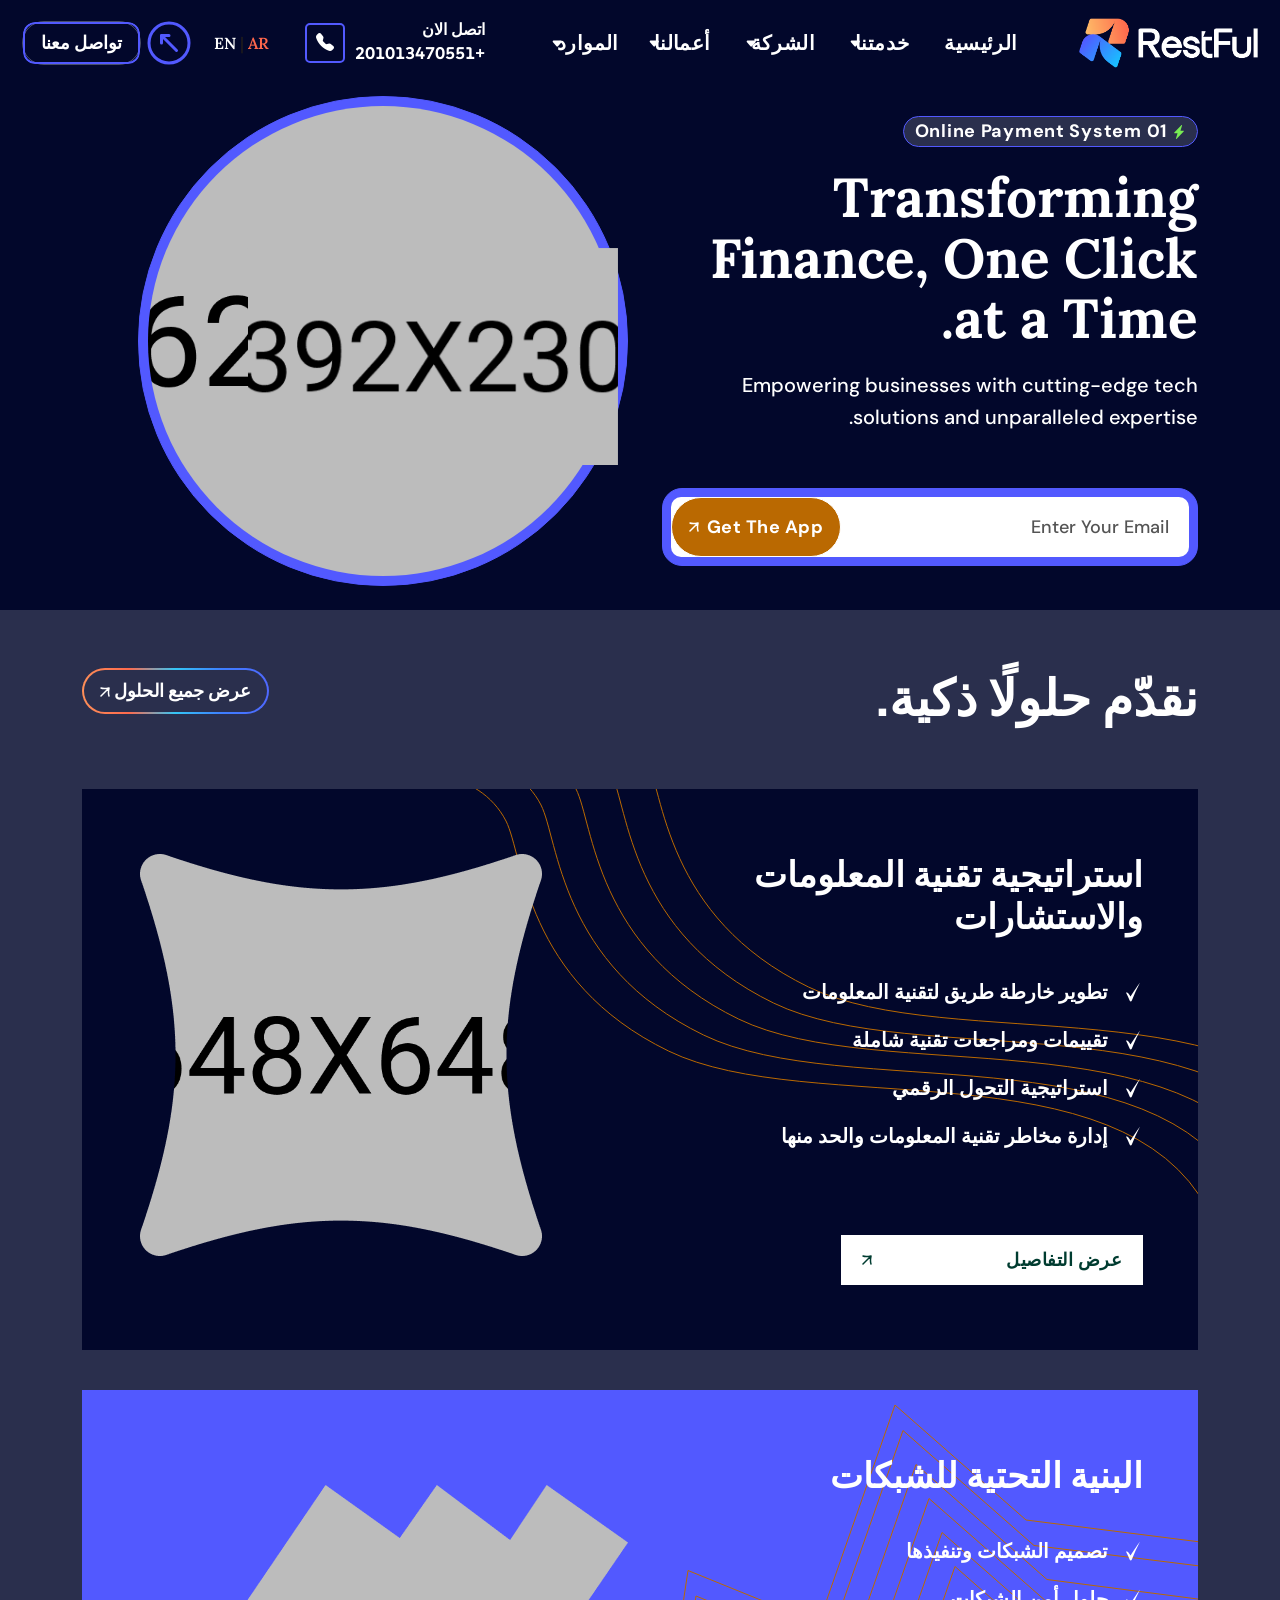
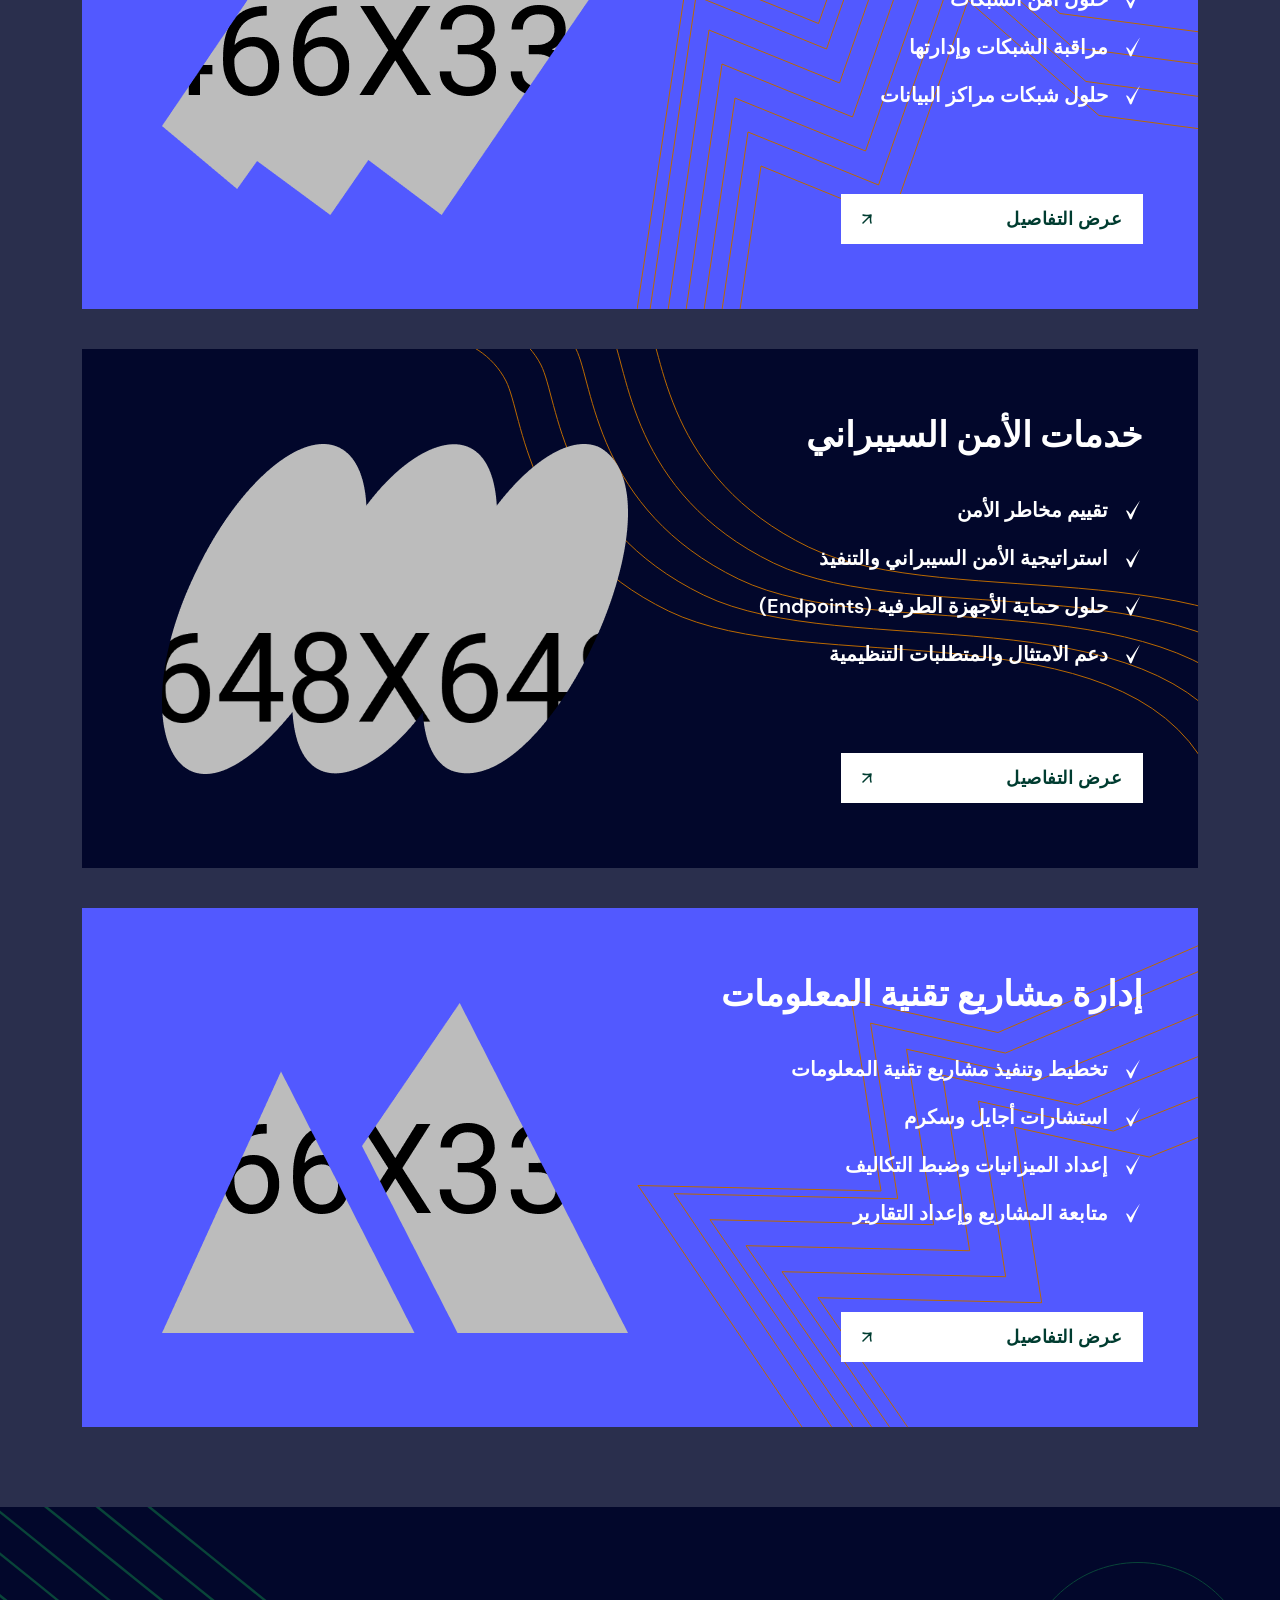
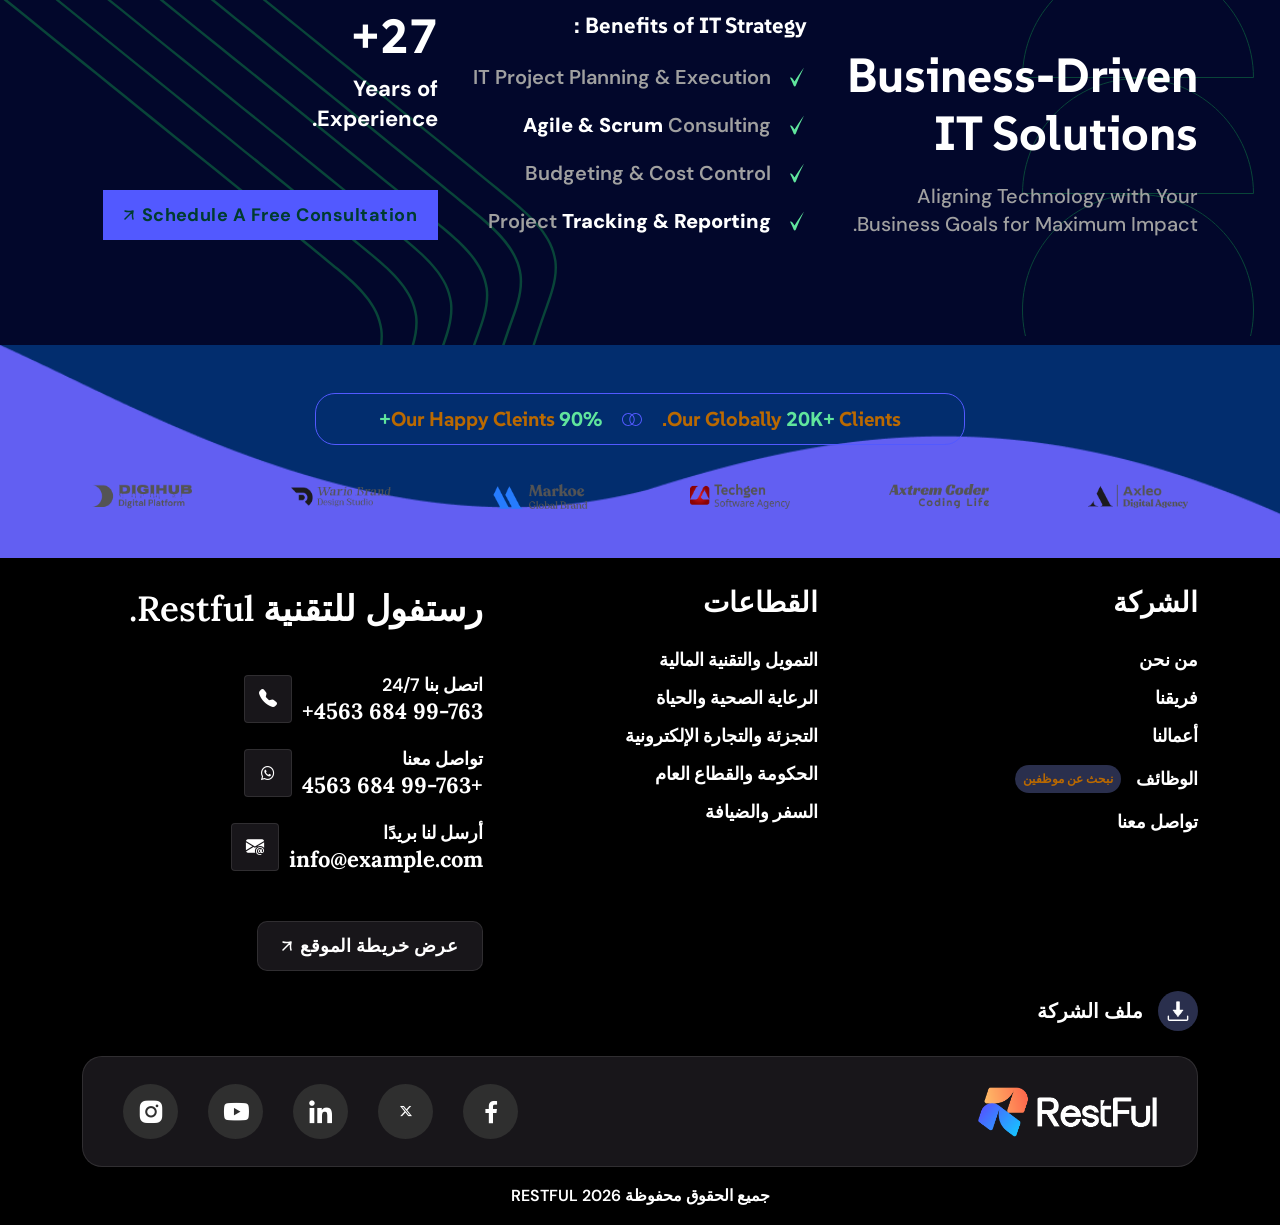
<file: sectors.html>
<!doctype html>
<html lang="en" dir="rtl">

<head>
    <!-- Required meta tags -->
    <meta charset="utf-8">
    <meta name="viewport" content="width=device-width, initial-scale=1">

    <!-- Bootstrap CSS -->
    <link href="assets/css/bootstrap.min.css" rel="stylesheet">
    <link href="assets/css/jquery-ui.css" rel="stylesheet">
    <!-- Bootstrap Icon CSS -->
    <link href="assets/css/bootstrap-icons.css" rel="stylesheet">
    <!-- CSS -->
    <link href="assets/css/animate.min.css" rel="stylesheet">
    <!-- FancyBox CSS -->
    <link href="assets/css/jquery.fancybox.min.css" rel="stylesheet">
    <!-- Swiper slider CSS -->
    <link rel="stylesheet" href="assets/css/swiper-bundle.min.css">
    <!-- Slick slider CSS -->
    <link rel="stylesheet" href="assets/css/slick.css">
    <link rel="stylesheet" href="assets/css/slick-theme.css">
    <!-- BoxIcon  CSS -->
    <link href="assets/css/boxicons.min.css" rel="stylesheet">
    <!--  Style CSS  -->
    <link rel="stylesheet" href="assets/css/style.css">
    <!-- Title -->
    <title>RESTFUL -  منظومة تشغيل واحدة تُدار بذكاء</title>
    <link rel="icon" href="assets/img/logo/rlogo.png" type="image/gif" sizes="20x20">
</head>

<body class="marketing-agency">
    <!--<div class="tt-style-switch index-dark">
        <i class="bi bi-brightness-low-fill"></i>
    </div>-->
    <!-- Back To Top -->
    <div class="progress-wrap">
        <svg class="progress-circle svg-content" width="100%" height="100%" viewBox="-1 -1 102 102">
            <path d="M50,1 a49,49 0 0,1 0,98 a49,49 0 0,1 0,-98" />
        </svg>
        <svg class="arrow" width="16" height="16" viewBox="0 0 16 16" xmlns="http://www.w3.org/2000/svg">
            <g>
                <path fill-rule="evenodd" clip-rule="evenodd" d="M7.03516 0.416666L7.03516 15H8.28516L8.28516 0.416666H7.03516Z" style="transition: stroke-dashoffset 10ms linear; stroke-dasharray: 31.6667; stroke-dashoffset: 31.6667;"></path>
                <path fill-rule="evenodd" clip-rule="evenodd" d="M8.28516 1.04115C8.28516 3.98115 5.70016 6.38281 2.94349 6.38281H2.31849V5.13281H2.94349C5.03599 5.13281 7.03516 3.26448 7.03516 1.04115V0.416979H8.28516V1.04115Z"></path>
                <path fill-rule="evenodd" clip-rule="evenodd" d="M7.03333 1.04115C7.03333 3.98115 9.61833 6.38281 12.375 6.38281H13V5.13281H12.375C10.2817 5.13281 8.28333 3.26448 8.28333 1.04115V0.416979H7.03333V1.04115Z"></path>
            </g>
        </svg>
    </div>
    <!-- header Section Start-->
    <header class="header-area style-4">
        <div class="container-fluid d-flex flex-nowrap align-items-center justify-content-between">
            <div class="company-logo">
                <a href="index.html" class="logo-dark"><img alt="image" class="img-fluid" src="assets/img/header-logo-white.png"></a>
                <a href="index.html" class="logo-light"><img alt="image" class="img-fluid" src="assets/img/header-logo-dark.png"></a>
            </div>
            <div class="menu-wrap">
                <div class="main-menu">
                    <div class="mobile-logo-area d-lg-none d-flex align-items-center justify-content-between">
                        <a href="index.html" class="mobile-logo-wrap">
                            <img alt="image" class="img-fluid light" src="assets/img/header-logo-white.png">
                            <img alt="image" class="img-fluid dark" src="assets/img/header-logo-dark.png">
                        </a>
                        <div class="menu-close-btn">
                            <i class="bi bi-x"></i>
                        </div>
                    </div>
                    <ul class="menu-list">
                        <!-- الرئيسية -->
                        <li>
                            <a href="index.html">الرئيسية</a>
                        </li>

                        <li class="menu-item-has-children">
                            <a href="case-study.html" class="drop-down">خدمتنا</a>
                            <i class="bi bi-plus dropdown-icon"></i>
                            <ul class="sub-menu">

                                <li><a href="about.html">عن الشركة</a></li>

                                <li class="menu-item-has-children">
                                    <a href="team.html">فريق العمل</a>
                                    <i class="d-lg-flex d-none bi-caret-left-fill dropdown-icon"></i>
                                    <i class="d-lg-none d-flex bi bi-plus dropdown-icon"></i>
                                    <ul class="sub-menu">
                                        <li><a href="team.html">عرض الفريق - النمط الأول</a></li>
                                        <li><a href="team2.html">عرض الفريق - النمط الثاني</a></li>
                                        <li><a href="team3.html">عرض الفريق - النمط الثالث</a></li>
                                        <li><a href="team-details.html">تفاصيل عضو الفريق</a></li>
                                    </ul>
                                </li>

                                <li><a href="award-recognitions.html">الجوائز والتكريمات</a></li>
                                <li><a href="social-responsibility.html">المسؤولية الاجتماعية</a></li>

                                <li class="menu-item-has-children">
                                    <a href="service.html">الخدمات</a>
                                    <i class="d-lg-flex d-none bi-caret-left-fill dropdown-icon"></i>
                                    <i class="d-lg-none d-flex bi bi-plus dropdown-icon"></i>
                                    <ul class="sub-menu">
                                        <li><a href="service.html">الخدمات - النمط الأول</a></li>
                                        <li><a href="service2.html">الخدمات - النمط الثاني</a></li>
                                        <li><a href="service-details.html">تفاصيل الخدمة</a></li>
                                    </ul>
                                </li>

                                <li class="menu-item-has-children">
                                    <a href="case-study.html">دراسات الحالة</a>
                                    <i class="d-lg-flex d-none bi-caret-left-fill dropdown-icon"></i>
                                    <i class="d-lg-none d-flex bi bi-plus dropdown-icon"></i>
                                    <ul class="sub-menu">
                                        <li><a href="case-study.html">دراسات الحالة - النمط الأول</a></li>
                                        <li><a href="case-study2.html">دراسات الحالة - النمط الثاني</a></li>
                                        <li><a href="case-study-details.html">تفاصيل دراسة الحالة</a></li>
                                    </ul>
                                </li>

                                <li class="menu-item-has-children">
                                    <a href="news-insight-grid.html">الأخبار والمقالات</a>
                                    <i class="d-lg-flex d-none bi-caret-left-fill dropdown-icon"></i>
                                    <i class="d-lg-none d-flex bi bi-plus dropdown-icon"></i>
                                    <ul class="sub-menu">
                                        <li><a href="news-insight-grid.html">عرض الأخبار - النمط الأول</a></li>
                                        <li><a href="news-insight-grid2.html">عرض الأخبار - النمط الثاني</a></li>
                                        <li><a href="news-insight-grid3.html">عرض الأخبار - النمط الثالث</a></li>
                                        <li><a href="news-insight-details.html">تفاصيل المقال</a></li>
                                    </ul>
                                </li>

                                <li><a href="pricing.html">خطط الأسعار</a></li>

                                <li class="menu-item-has-children">
                                    <a href="career.html">الوظائف</a>
                                    <i class="d-lg-flex d-none bi-caret-left-fill dropdown-icon"></i>
                                    <i class="d-lg-none d-flex bi bi-plus dropdown-icon"></i>
                                    <ul class="sub-menu">
                                        <li><a href="career.html">الوظائف المتاحة</a></li>
                                        <li><a href="career-details.html">تفاصيل الوظيفة</a></li>
                                    </ul>
                                </li>

                                <li class="menu-item-has-children">
                                    <a href="shop.html">المتجر</a>
                                    <i class="d-lg-flex d-none bi-caret-left-fill dropdown-icon"></i>
                                    <i class="d-lg-none d-flex bi bi-plus dropdown-icon"></i>
                                    <ul class="sub-menu">
                                        <li><a href="shop.html">عرض المنتجات</a></li>
                                        <li><a href="cart.html">سلة المشتريات</a></li>
                                        <li><a href="checkout.html">إتمام الطلب</a></li>
                                        <li><a href="product-details.html">تفاصيل المنتج</a></li>
                                    </ul>
                                </li>

                                <li><a href="faq.html">الأسئلة الشائعة</a></li>
                                <li><a href="contact.html">تواصل معنا</a></li>

                            </ul>
                        </li>

                        <li class="menu-item-has-children">

                            <a href="case-study.html" class="drop-down">الشركة</a>
                            <i class="bi bi-plus dropdown-icon"></i>
                            <ul class="sub-menu">
                                <li><a href="about.html">عن الشركة</a></li>
                                <li>
                                    <a href="team.html">فريق العمل</a>
                                    <i class="d-lg-flex d-none bi-caret-left-fill dropdown-icon"></i>
                                    <i class="d-lg-none d-flex bi bi-plus dropdown-icon"></i>
                                    <ul class="sub-menu">
                                        <li><a href="team.html">أسلوب الفريق 01</a></li>
                                        <li><a href="team2.html">أسلوب الفريق 02</a></li>
                                        <li><a href="team3.html">أسلوب الفريق 03</a></li>
                                        <li><a href="team-details.html">تفاصيل الفريق</a></li>
                                    </ul>
                                </li>

                                <li><a href="award-recognitions.html">الجوائز والتكريمات</a></li>
                                <li><a href="social-responsibility.html">المسؤولية الاجتماعية</a></li>

                                <li>
                                    <a href="service.html">الخدمات</a>
                                    <i class="d-lg-flex d-none bi-caret-left-fill dropdown-icon"></i>
                                    <i class="d-lg-none d-flex bi bi-plus dropdown-icon"></i>
                                    <ul class="sub-menu">
                                        <li><a href="service.html">أسلوب الخدمات 01</a></li>
                                        <li><a href="service2.html">أسلوب الخدمات 02</a></li>
                                        <li><a href="service-details.html">تفاصيل الخدمة</a></li>
                                    </ul>
                                </li>

                                <li>
                                    <a href="case-study.html">دراسات الحالة</a>
                                    <i class="d-lg-flex d-none bi-caret-left-fill dropdown-icon"></i>
                                    <i class="d-lg-none d-flex bi bi-plus dropdown-icon"></i>
                                    <ul class="sub-menu">
                                        <li><a href="case-study.html">دراسات الحالة 01</a></li>
                                        <li><a href="case-study2.html">دراسات الحالة 02</a></li>
                                        <li><a href="case-study-details.html">تفاصيل دراسة الحالة</a></li>
                                    </ul>
                                </li>

                                <li>
                                    <a href="news-insight-grid.html">الأخبار والمقالات</a>
                                    <i class="d-lg-flex d-none bi-caret-left-fill dropdown-icon"></i>
                                    <i class="d-lg-none d-flex bi bi-plus dropdown-icon"></i>
                                    <ul class="sub-menu">
                                        <li><a href="news-insight-grid.html">الأخبار والمقالات 01</a></li>
                                        <li><a href="news-insight-grid2.html">الأخبار والمقالات 02</a></li>
                                        <li><a href="news-insight-grid3.html">الأخبار والمقالات 03</a></li>
                                        <li><a href="news-insight-details.html">تفاصيل المقال</a></li>
                                    </ul>
                                </li>

                                <li><a href="pricing.html">خطط الأسعار</a></li>

                                <li>
                                    <a href="career.html">الوظائف</a>
                                    <i class="d-lg-flex d-none bi-caret-left-fill dropdown-icon"></i>
                                    <i class="d-lg-none d-flex bi bi-plus dropdown-icon"></i>
                                    <ul class="sub-menu">
                                        <li><a href="career.html">الوظائف</a></li>
                                        <li><a href="career-details.html">تفاصيل الوظيفة</a></li>
                                    </ul>
                                </li>

                                <li>
                                    <a href="shop.html">المتجر</a>
                                    <i class="d-lg-flex d-none bi-caret-left-fill dropdown-icon"></i>
                                    <i class="d-lg-none d-flex bi bi-plus dropdown-icon"></i>
                                    <ul class="sub-menu">
                                        <li><a href="shop.html">المتجر</a></li>
                                        <li><a href="cart.html">سلة المشتريات</a></li>
                                        <li><a href="checkout.html">إتمام الطلب</a></li>
                                        <li><a href="product-details.html">تفاصيل المنتج</a></li>
                                    </ul>
                                </li>

                                <li><a href="faq.html">الأسئلة الشائعة</a></li>
                                <li><a href="contact.html">تواصل معنا</a></li>
                            </ul>
                        </li>

                        <li class="menu-item-has-children">
                            <a href="news-insight-grid.html" class="drop-down">أعمالنا</a>
                            <i class="bi bi-plus dropdown-icon"></i>
                            <ul class="sub-menu">
                                <li><a href="portfolio-classic.html">عرض كلاسيكي</a></li>
                                <li><a href="portfolio-creative.html">عرض إبداعي</a></li>
                                <li><a href="portfolio-caption.html">عرض مع وصف</a></li>
                                <li><a href="portfolio-horizontal.html">عرض أفقي</a></li>
                                <li><a href="portfolio-carousel.html">عرض متحرك (Carousel)</a></li>
                                <li><a href="portfolio-vertical.html">عرض رأسي</a></li>
                                <li><a href="portfolio-interactive-link.html">عرض تفاعلي</a></li>
                                <li><a href="portfolio-grid.html">عرض شبكي</a></li>
                                <li><a href="portfolio-details.html">تفاصيل المشروع</a></li>
                            </ul>
                        </li>
                        <li class="menu-item-has-children">
                            <a href="news-insight-grid.html" class="drop-down">الموارد</a>
                            <i class="bi bi-plus dropdown-icon"></i>
                            <ul class="sub-menu">
                                <li><a href="portfolio-classic.html">المقالات</a></li>
                                <li><a href="portfolio-creative.html">الدراسات</a></li>
                                <li><a href="portfolio-caption.html">الأدلة الإرشادية</a></li>
                                <li><a href="portfolio-horizontal.html">الكتب الإلكترونية</a></li>
                                <li><a href="portfolio-carousel.html">الفيديوهات التعليمية</a></li>
                                <li><a href="portfolio-vertical.html">الندوات والويبينار</a></li>
                                <li><a href="portfolio-interactive-link.html">الأسئلة الشائعة</a></li>
                                <li><a href="portfolio-grid.html">أخبار الشركة</a></li>
                                <li><a href="portfolio-details.html">مركز المعرفة</a></li>
                            </ul>
                        </li>
                    </ul>
                    <!--<div class="btn-and-contact-area d-lg-none d-block">
                        <a href="contact.html" class="contact-btn">
                            <span class="icon">
                                <svg width="10" height="10" viewBox="0 0 10 10" xmlns="http://www.w3.org/2000/svg">
                                    <path d="M1 9L9 1M9 1C7.22222 1.33333 3.33333 2 1 1M9 1C8.66667 2.66667 8 6.33333 9 9" stroke-width="1.5" stroke-linecap="round" />
                                </svg>
                            </span>
                            <span class="content">تواصل معنا</span>
                            <span class="icon two">
                                <svg width="10" height="10" viewBox="0 0 10 10" xmlns="http://www.w3.org/2000/svg">
                                    <path d="M1 9L9 1M9 1C7.22222 1.33333 3.33333 2 1 1M9 1C8.66667 2.66667 8 6.33333 9 9" stroke-width="1.5" stroke-linecap="round" />
                                </svg>
                            </span>
                        </a>
                    </div>-->
                </div>
                <div class="nav-right">
                    <div class="contact-area d-lg-flex d-none">

                        <div class="content">
                            <span>اتصل الان</span>
                            <h6><a href="tel:+201013470551">+201013470551</a></h6>
                        </div>
                        <div class="icon">
                            <i class="bi bi-telephone-fill"></i>
                        </div>
                    </div>
                    <div class="lang-switch d-flex align-items-center me-3">
                        <a href="?lang=ar" class="lang-btn active">AR</a>
                        <span class="mx-1">|</span>
                        <a href="?lang=en" class="lang-btn">EN</a>
                    </div>
                    <a href="contact.html" class="primary-btn4 d-lg-flex d-none">
                        <span class="icon two">
                            <svg width="100" height="100" viewBox="0 0 100 100" xmlns="http://www.w3.org/2000/svg">
                                <!-- Gradient Definitions -->
                                <defs>
                                    <linearGradient id="ringGradient" x1="0%" y1="100%" x2="100%" y2="0%">
                                        <stop offset="100%" stop-color="#5259FF" />
                                    </linearGradient>

                                    <linearGradient id="arrowGradient" x1="0%" y1="100%" x2="100%" y2="0%">
                                        <stop offset="100%" stop-color="#5259FF" />
                                    </linearGradient>
                                </defs>
                                <!-- Transparent Background (default SVG is transparent) -->
                                <!-- Circle Ring -->
                                <circle cx="50" cy="50" r="40"
                                        fill="none"
                                        stroke="url(#ringGradient)"
                                        stroke-width="6"
                                        stroke-linecap="round" />

                                <!-- Arrow Line -->
                                <line x1="35" y1="65" x2="65" y2="35"
                                      stroke="url(#arrowGradient)"
                                      stroke-width="6"
                                      stroke-linecap="round" />

                                <!-- Arrow Head -->
                                <polyline points="50,35 65,35 65,50"
                                          fill="none"
                                          stroke="url(#arrowGradient)"
                                          stroke-width="6"
                                          stroke-linecap="round"
                                          stroke-linejoin="round" />
                            </svg>

                        </span>
                        <span class="contact-btn">تواصل معنا</span>
                        <span class="icon">
                            <svg width="100" height="100" viewBox="0 0 100 100" xmlns="http://www.w3.org/2000/svg">
                                <!-- Gradient Definitions -->
                                <defs>
                                    <linearGradient id="ringGradient" x1="0%" y1="100%" x2="100%" y2="0%">
                                        <stop offset="0%" stop-color="#fe8f58" />   <!-- orange -->
                                        <stop offset="20%" stop-color="#fe6a4d" />  <!-- dark orange -->
                                        <stop offset="40%" stop-color="#fe6a4d" />  <!-- cyan -->
                                        <stop offset="60%" stop-color="#20c1fb" />  <!-- light blue -->
                                        <stop offset="80%" stop-color="#4c66ff" />  <!-- blue -->
                                        <stop offset="100%" stop-color="#4f68ff" /> <!-- purple -->
                                    </linearGradient>

                                    <linearGradient id="arrowGradient" x1="0%" y1="100%" x2="100%" y2="0%">
                                        <stop offset="0%" stop-color="#19c1ff" />
                                        <stop offset="100%" stop-color="#3e7eff" />
                                    </linearGradient>
                                </defs>

                                <!-- Transparent Background (default SVG is transparent) -->
                                <!-- Circle Ring -->
                                <circle cx="50" cy="50" r="40"
                                        fill="none"
                                        stroke="url(#ringGradient)"
                                        stroke-width="6"
                                        stroke-linecap="round" />

                                <!-- Arrow Line -->
                                <line x1="35" y1="65" x2="65" y2="35"
                                      stroke="url(#arrowGradient)"
                                      stroke-width="6"
                                      stroke-linecap="round" />

                                <!-- Arrow Head -->
                                <polyline points="50,35 65,35 65,50"
                                          fill="none"
                                          stroke="url(#arrowGradient)"
                                          stroke-width="6"
                                          stroke-linecap="round"
                                          stroke-linejoin="round" />
                            </svg>
                        </span>
                    </a>
                    <div class="sidebar-button mobile-menu-btn">
                        <svg width="20" height="18" viewBox="0 0 20 18" xmlns="http://www.w3.org/2000/svg">
                            <path d="M1.29445 2.8421H10.5237C11.2389 2.8421 11.8182 2.2062 11.8182 1.42105C11.8182 0.635903 11.2389 0 10.5237 0H1.29445C0.579249 0 0 0.635903 0 1.42105C0 2.2062 0.579249 2.8421 1.29445 2.8421Z"></path>
                            <path d="M1.23002 10.421H18.77C19.4496 10.421 20 9.78506 20 8.99991C20 8.21476 19.4496 7.57886 18.77 7.57886H1.23002C0.550421 7.57886 0 8.21476 0 8.99991C0 9.78506 0.550421 10.421 1.23002 10.421Z"></path>
                            <path d="M18.8052 15.1579H10.2858C9.62563 15.1579 9.09094 15.7938 9.09094 16.5789C9.09094 17.3641 9.62563 18 10.2858 18H18.8052C19.4653 18 20 17.3641 20 16.5789C20 15.7938 19.4653 15.1579 18.8052 15.1579Z"></path>
                        </svg>
                    </div>
                </div>
            </div>
        </div>
    </header>
    <!-- header Section End-->
    <!-- home2 Banner Section Start-->
    <div class="home2-banner-section py-5">
        <div class="container">
            <div class="row align-items-center pt-5">
                <div class="col-lg-6">
                    <div class="banner-content">
                        <span>
                            <svg width="14" height="14" viewBox="0 0 14 14" xmlns="http://www.w3.org/2000/svg">
                                <path d="M9.84462 0.0593982C9.93025 0.109044 9.99653 0.186265 10.0326 0.278444C10.0687 0.370623 10.0724 0.472312 10.0432 0.566898L8.46737 5.6874H11.375C11.4604 5.68736 11.544 5.71235 11.6154 5.75928C11.6868 5.80621 11.7429 5.87302 11.7768 5.95147C11.8107 6.02991 11.8209 6.11656 11.806 6.20072C11.7912 6.28487 11.7521 6.36285 11.6935 6.42502L4.69349 13.8625C4.62576 13.9345 4.53563 13.9815 4.43779 13.9957C4.33996 14.01 4.24018 13.9907 4.15473 13.9409C4.06928 13.8912 4.00319 13.814 3.96723 13.7219C3.93128 13.6298 3.92758 13.5282 3.95674 13.4338L5.53262 8.3124H2.62499C2.53954 8.31243 2.45596 8.28744 2.38455 8.24052C2.31314 8.19359 2.25703 8.12678 2.22316 8.04833C2.18929 7.96988 2.17913 7.88323 2.19394 7.79908C2.20875 7.71492 2.24787 7.63694 2.30649 7.57477L9.30649 0.137273C9.37414 0.0653475 9.46413 0.0184208 9.56183 0.00412322C9.65953 -0.0101743 9.75919 0.00899813 9.84462 0.0585232V0.0593982Z" />
                            </svg>
                            01 Online Payment System
                        </span>
                        <h1>Transforming Finance, One Click at a Time.</h1>
                        <p>Empowering businesses with cutting-edge tech solutions and unparalleled expertise.</p>
                        <form class="email-area">
                            <div class="form-inner">
                                <input type="email" placeholder="Enter Your Email">
                                <button class="primary-btn2" type="submit">
                                    <span>
                                        Get The App
                                        <svg width="10" height="10" viewBox="0 0 10 10" xmlns="http://www.w3.org/2000/svg">
                                            <path d="M1 9L9 1M9 1C7.22222 1.33333 3.33333 2 1 1M9 1C8.66667 2.66667 8 6.33333 9 9" stroke-width="1.5" stroke-linecap="round" />
                                        </svg>
                                    </span>
                                    <span>
                                        Get The App
                                        <svg width="10" height="10" viewBox="0 0 10 10" xmlns="http://www.w3.org/2000/svg">
                                            <path d="M1 9L9 1M9 1C7.22222 1.33333 3.33333 2 1 1M9 1C8.66667 2.66667 8 6.33333 9 9" stroke-width="1.5" stroke-linecap="round" />
                                        </svg>
                                    </span>
                                </button>
                            </div>
                        </form>
                    </div>
                </div>
                <div class="col-lg-6 d-lg-flex d-none">
                    <div class="banner-img-wrap magnetic-item">
                        <div class="back-img">
                            <img src="assets/img/home2/home2-banner-img.png" alt="">
                        </div>
                        <div class="card-img">
                            <img src="assets/img/home2/banner-card-img.png" alt="">
                        </div>
                    </div>
                </div>
            </div>
        </div>
    </div>
    <!-- home2 Banner Section End-->
    <!-- home5 Service Section Start -->
    <div class="home5-service-section new-home-services pb-80">
        <div class="container">
            <div class="row g-4 justify-content-between align-items-lg-end mb-60 wow animate fadeInDown" data-wow-delay="200ms" data-wow-duration="1500ms">
                <div class="col-xl-4 col-lg-5 col-md-6">
                    <div class="section-title four">
                        <h2>نقدّم حلولًا ذكية.</h2>
                    </div>
                </div>
                <div class="col-lg-3 col-md-4 d-flex justify-content-lg-end">
                    <a href="service.html" class="view-btn">
                        عرض جميع الحلول
                        <svg width="10" height="10" viewBox="0 0 10 10" xmlns="http://www.w3.org/2000/svg">
                            <path d="M1 9L9 1M9 1C7.22222 1.33333 3.33333 2 1 1M9 1C8.66667 2.66667 8 6.33333 9 9" stroke-width="1.5" stroke-linecap="round" />
                        </svg>
                    </a>
                </div>
            </div>
            <div class="service-wrapper">
                <div class="single-service mb-40">
                    <div class="row justify-content-between">
                        <div class="col-xl-5 col-lg-6">
                            <div class="service-content">
                                <h2>استراتيجية تقنية المعلومات والاستشارات</h2>
                                <ul>
                                    <li>
                                        <svg width="20" height="20" viewBox="0 0 20 20" xmlns="http://www.w3.org/2000/svg">
                                            <path fill-rule="evenodd" clip-rule="evenodd"
                                                  d="M5.65353 11.6968L7.56353 14.463C8.74893 12.7506 14.0179 4.386 17.0475 0.5C13.9099 6.4268 11.1823 12.6098 8.72913 18.823C8.37712 19.7142 7.12192 19.7294 6.75232 18.8454C5.58372 16.0514 4.32732 13.2748 2.95312 10.577C3.94112 10.3794 4.99472 10.7088 5.65332 11.6968H5.65353Z" />
                                        </svg>
                                        تطوير خارطة طريق لتقنية المعلومات
                                    </li>
                                    <li>
                                        <svg width="20" height="20" viewBox="0 0 20 20" xmlns="http://www.w3.org/2000/svg">
                                            <path fill-rule="evenodd" clip-rule="evenodd"
                                                  d="M5.65353 11.6968L7.56353 14.463C8.74893 12.7506 14.0179 4.386 17.0475 0.5C13.9099 6.4268 11.1823 12.6098 8.72913 18.823C8.37712 19.7142 7.12192 19.7294 6.75232 18.8454C5.58372 16.0514 4.32732 13.2748 2.95312 10.577C3.94112 10.3794 4.99472 10.7088 5.65332 11.6968H5.65353Z" />
                                        </svg>
                                        تقييمات ومراجعات تقنية شاملة
                                    </li>
                                    <li>
                                        <svg width="20" height="20" viewBox="0 0 20 20" xmlns="http://www.w3.org/2000/svg">
                                            <path fill-rule="evenodd" clip-rule="evenodd"
                                                  d="M5.65353 11.6968L7.56353 14.463C8.74893 12.7506 14.0179 4.386 17.0475 0.5C13.9099 6.4268 11.1823 12.6098 8.72913 18.823C8.37712 19.7142 7.12192 19.7294 6.75232 18.8454C5.58372 16.0514 4.32732 13.2748 2.95312 10.577C3.94112 10.3794 4.99472 10.7088 5.65332 11.6968H5.65353Z" />
                                        </svg>
                                        استراتيجية التحول الرقمي
                                    </li>
                                    <li>
                                        <svg width="20" height="20" viewBox="0 0 20 20" xmlns="http://www.w3.org/2000/svg">
                                            <path fill-rule="evenodd" clip-rule="evenodd"
                                                  d="M5.65353 11.6968L7.56353 14.463C8.74893 12.7506 14.0179 4.386 17.0475 0.5C13.9099 6.4268 11.1823 12.6098 8.72913 18.823C8.37712 19.7142 7.12192 19.7294 6.75232 18.8454C5.58372 16.0514 4.32732 13.2748 2.95312 10.577C3.94112 10.3794 4.99472 10.7088 5.65332 11.6968H5.65353Z" />
                                        </svg>
                                        إدارة مخاطر تقنية المعلومات والحد منها
                                    </li>
                                </ul>
                                <a class="primary-btn5 white-bg" href="service-details.html">
                                    عرض التفاصيل
                                    <svg width="10" height="10" viewBox="0 0 10 10" xmlns="http://www.w3.org/2000/svg">
                                        <path d="M1 9L9 1M9 1C7.22222 1.33333 3.33333 2 1 1M9 1C8.66667 2.66667 8 6.33333 9 9"
                                              stroke-width="1.5" stroke-linecap="round" />
                                    </svg>
                                </a>
                            </div>
                        </div>
                        <div class="col-xl-5 col-lg-6 d-lg-block d-none">
                            <div class="service-img">
                                <img src="assets/img/home5/service-img1.jpg" alt="">
                            </div>
                        </div>
                    </div>
                    <svg class="vector" width="750" height="421" viewBox="0 0 750 421" xmlns="http://www.w3.org/2000/svg">
                        <g>
                            <path d="M0 -10C18.5 -8.5 44.5 5.5 58 32C75.482 66.3166 76.5 192 220.5 262C360.839 330.22 673 255.5 760 421" />
                            <path d="M35 -26C53.5 -24.5 79.5 -10.5 93 16C110.482 50.3166 111.5 176 255.5 246C395.839 314.22 708 239.5 795 405" />
                            <path d="M70 -42C88.5 -40.5 114.5 -26.5 128 0C145.482 34.3166 146.5 160 290.5 230C430.839 298.22 743 223.5 830 389" />
                            <path d="M105 -58C123.5 -56.5 149.5 -42.5 163 -16C180.482 18.3166 181.5 144 325.5 214C465.839 282.22 778 207.5 865 373" />
                            <path d="M140 -74C158.5 -72.5 184.5 -58.5 198 -32C215.482 2.31659 216.5 128 360.5 198C500.839 266.22 813 191.5 900 357" />
                        </g>
                    </svg>
                </div>
                <div class="single-service mb-40">
                    <div class="row align-items-center justify-content-between">
                        <div class="col-xl-6 col-lg-6">
                            <div class="service-content">
                                <h2>البنية التحتية للشبكات</h2>
                                <ul>
                                    <li>
                                        <svg width="20" height="20" viewBox="0 0 20 20" xmlns="http://www.w3.org/2000/svg">
                                            <path fill-rule="evenodd" clip-rule="evenodd"
                                                  d="M5.65353 11.6968L7.56353 14.463C8.74893 12.7506 14.0179 4.386 17.0475 0.5C13.9099 6.4268 11.1823 12.6098 8.72913 18.823C8.37712 19.7142 7.12192 19.7294 6.75232 18.8454C5.58372 16.0514 4.32732 13.2748 2.95312 10.577C3.94112 10.3794 4.99472 10.7088 5.65332 11.6968H5.65353Z" />
                                        </svg>
                                        تصميم الشبكات وتنفيذها
                                    </li>
                                    <li>
                                        <svg width="20" height="20" viewBox="0 0 20 20" xmlns="http://www.w3.org/2000/svg">
                                            <path fill-rule="evenodd" clip-rule="evenodd"
                                                  d="M5.65353 11.6968L7.56353 14.463C8.74893 12.7506 14.0179 4.386 17.0475 0.5C13.9099 6.4268 11.1823 12.6098 8.72913 18.823C8.37712 19.7142 7.12192 19.7294 6.75232 18.8454C5.58372 16.0514 4.32732 13.2748 2.95312 10.577C3.94112 10.3794 4.99472 10.7088 5.65332 11.6968H5.65353Z" />
                                        </svg>
                                        حلول أمن الشبكات
                                    </li>
                                    <li>
                                        <svg width="20" height="20" viewBox="0 0 20 20" xmlns="http://www.w3.org/2000/svg">
                                            <path fill-rule="evenodd" clip-rule="evenodd"
                                                  d="M5.65353 11.6968L7.56353 14.463C8.74893 12.7506 14.0179 4.386 17.0475 0.5C13.9099 6.4268 11.1823 12.6098 8.72913 18.823C8.37712 19.7142 7.12192 19.7294 6.75232 18.8454C5.58372 16.0514 4.32732 13.2748 2.95312 10.577C3.94112 10.3794 4.99472 10.7088 5.65332 11.6968H5.65353Z" />
                                        </svg>
                                        مراقبة الشبكات وإدارتها
                                    </li>
                                    <li>
                                        <svg width="20" height="20" viewBox="0 0 20 20" xmlns="http://www.w3.org/2000/svg">
                                            <path fill-rule="evenodd" clip-rule="evenodd"
                                                  d="M5.65353 11.6968L7.56353 14.463C8.74893 12.7506 14.0179 4.386 17.0475 0.5C13.9099 6.4268 11.1823 12.6098 8.72913 18.823C8.37712 19.7142 7.12192 19.7294 6.75232 18.8454C5.58372 16.0514 4.32732 13.2748 2.95312 10.577C3.94112 10.3794 4.99472 10.7088 5.65332 11.6968H5.65353Z" />
                                        </svg>
                                        حلول شبكات مراكز البيانات
                                    </li>
                                </ul>
                                <a class="primary-btn5 white-bg" href="service-details.html">
                                    عرض التفاصيل
                                    <svg width="10" height="10" viewBox="0 0 10 10" xmlns="http://www.w3.org/2000/svg">
                                        <path d="M1 9L9 1M9 1C7.22222 1.33333 3.33333 2 1 1M9 1C8.66667 2.66667 8 6.33333 9 9"
                                              stroke-width="1.5" stroke-linecap="round" />
                                    </svg>
                                </a>
                            </div>
                        </div>
                        <div class="col-xl-6 col-lg-6 d-lg-block d-none">
                            <div class="service-img">
                                <img src="assets/img/home5/service-img2.jpg" alt="">
                            </div>
                        </div>
                    </div>
                    <svg class="vector" width="561" height="504" viewBox="0 0 561 504" xmlns="http://www.w3.org/2000/svg">
                        <g>
                            <path d="M0 505L51 165.5L181.5 218.5L258 0L389 115L567.5 137.5" />
                            <path d="M13 505L59 191L189.5 244L266 25.5L397 140.5L563 161" />
                            <path d="M27 533L72 225L202.5 278L279 59.5L410 174.5L564.5 194.5" />
                            <path d="M40 567L85 259L215.5 312L292 93.5L423 208.5L570.5 228" />
                            <path d="M53 601L98 293L228.5 346L305 127.5L436 242.5L583.5 262" />
                            <path d="M66 635L111 327L241.5 380L318 161.5L449 276.5L596.5 296" />
                            <path d="M79 669L124 361L254.5 414L331 195.5L462 310.5L609.5 330" />
                        </g>
                    </svg>
                </div>
                <div class="single-service mb-40">
                    <div class="row align-items-center justify-content-between">
                        <div class="col-xl-6 col-lg-6">
                            <div class="service-content">
                                <h2>خدمات الأمن السيبراني</h2>
                                <ul>
                                    <li>
                                        <svg width="20" height="20" viewBox="0 0 20 20" xmlns="http://www.w3.org/2000/svg">
                                            <path fill-rule="evenodd" clip-rule="evenodd"
                                                  d="M5.65353 11.6968L7.56353 14.463C8.74893 12.7506 14.0179 4.386 17.0475 0.5C13.9099 6.4268 11.1823 12.6098 8.72913 18.823C8.37712 19.7142 7.12192 19.7294 6.75232 18.8454C5.58372 16.0514 4.32732 13.2748 2.95312 10.577C3.94112 10.3794 4.99472 10.7088 5.65332 11.6968H5.65353Z" />
                                        </svg>
                                        تقييم مخاطر الأمن
                                    </li>
                                    <li>
                                        <svg width="20" height="20" viewBox="0 0 20 20" xmlns="http://www.w3.org/2000/svg">
                                            <path fill-rule="evenodd" clip-rule="evenodd"
                                                  d="M5.65353 11.6968L7.56353 14.463C8.74893 12.7506 14.0179 4.386 17.0475 0.5C13.9099 6.4268 11.1823 12.6098 8.72913 18.823C8.37712 19.7142 7.12192 19.7294 6.75232 18.8454C5.58372 16.0514 4.32732 13.2748 2.95312 10.577C3.94112 10.3794 4.99472 10.7088 5.65332 11.6968H5.65353Z" />
                                        </svg>
                                        استراتيجية الأمن السيبراني والتنفيذ
                                    </li>
                                    <li>
                                        <svg width="20" height="20" viewBox="0 0 20 20" xmlns="http://www.w3.org/2000/svg">
                                            <path fill-rule="evenodd" clip-rule="evenodd"
                                                  d="M5.65353 11.6968L7.56353 14.463C8.74893 12.7506 14.0179 4.386 17.0475 0.5C13.9099 6.4268 11.1823 12.6098 8.72913 18.823C8.37712 19.7142 7.12192 19.7294 6.75232 18.8454C5.58372 16.0514 4.32732 13.2748 2.95312 10.577C3.94112 10.3794 4.99472 10.7088 5.65332 11.6968H5.65353Z" />
                                        </svg>
                                        حلول حماية الأجهزة الطرفية (Endpoints)
                                    </li>
                                    <li>
                                        <svg width="20" height="20" viewBox="0 0 20 20" xmlns="http://www.w3.org/2000/svg">
                                            <path fill-rule="evenodd" clip-rule="evenodd"
                                                  d="M5.65353 11.6968L7.56353 14.463C8.74893 12.7506 14.0179 4.386 17.0475 0.5C13.9099 6.4268 11.1823 12.6098 8.72913 18.823C8.37712 19.7142 7.12192 19.7294 6.75232 18.8454C5.58372 16.0514 4.32732 13.2748 2.95312 10.577C3.94112 10.3794 4.99472 10.7088 5.65332 11.6968H5.65353Z" />
                                        </svg>
                                        دعم الامتثال والمتطلبات التنظيمية
                                    </li>
                                </ul>
                                <a class="primary-btn5 white-bg" href="service-details.html">
                                    عرض التفاصيل
                                    <svg width="10" height="10" viewBox="0 0 10 10" xmlns="http://www.w3.org/2000/svg">
                                        <path d="M1 9L9 1M9 1C7.22222 1.33333 3.33333 2 1 1M9 1C8.66667 2.66667 8 6.33333 9 9"
                                              stroke-width="1.5" stroke-linecap="round" />
                                    </svg>
                                </a>
                            </div>
                        </div>
                        <div class="col-xl-6 col-lg-6 d-lg-block d-none">
                            <div class="service-img">
                                <img src="assets/img/home5/service-img3.jpg" alt="">
                            </div>
                        </div>
                    </div>
                    <svg class="vector" width="750" height="421" viewBox="0 0 750 421" xmlns="http://www.w3.org/2000/svg">
                        <g>
                            <path d="M0 -10C18.5 -8.5 44.5 5.5 58 32C75.482 66.3166 76.5 192 220.5 262C360.839 330.22 673 255.5 760 421" />
                            <path d="M35 -26C53.5 -24.5 79.5 -10.5 93 16C110.482 50.3166 111.5 176 255.5 246C395.839 314.22 708 239.5 795 405" />
                            <path d="M70 -42C88.5 -40.5 114.5 -26.5 128 0C145.482 34.3166 146.5 160 290.5 230C430.839 298.22 743 223.5 830 389" />
                            <path d="M105 -58C123.5 -56.5 149.5 -42.5 163 -16C180.482 18.3166 181.5 144 325.5 214C465.839 282.22 778 207.5 865 373" />
                            <path d="M140 -74C158.5 -72.5 184.5 -58.5 198 -32C215.482 2.31659 216.5 128 360.5 198C500.839 266.22 813 191.5 900 357" />
                        </g>
                    </svg>
                </div>
                <div class="single-service">
                    <div class="row align-items-center justify-content-between">
                        <div class="col-xl-6 col-lg-6">
                            <div class="service-content">
                                <h2>إدارة مشاريع تقنية المعلومات</h2>
                                <ul>
                                    <li>
                                        <svg width="20" height="20" viewBox="0 0 20 20" xmlns="http://www.w3.org/2000/svg">
                                            <path fill-rule="evenodd" clip-rule="evenodd"
                                                  d="M5.65353 11.6968L7.56353 14.463C8.74893 12.7506 14.0179 4.386 17.0475 0.5C13.9099 6.4268 11.1823 12.6098 8.72913 18.823C8.37712 19.7142 7.12192 19.7294 6.75232 18.8454C5.58372 16.0514 4.32732 13.2748 2.95312 10.577C3.94112 10.3794 4.99472 10.7088 5.65332 11.6968H5.65353Z" />
                                        </svg>
                                        تخطيط وتنفيذ مشاريع تقنية المعلومات
                                    </li>
                                    <li>
                                        <svg width="20" height="20" viewBox="0 0 20 20" xmlns="http://www.w3.org/2000/svg">
                                            <path fill-rule="evenodd" clip-rule="evenodd"
                                                  d="M5.65353 11.6968L7.56353 14.463C8.74893 12.7506 14.0179 4.386 17.0475 0.5C13.9099 6.4268 11.1823 12.6098 8.72913 18.823C8.37712 19.7142 7.12192 19.7294 6.75232 18.8454C5.58372 16.0514 4.32732 13.2748 2.95312 10.577C3.94112 10.3794 4.99472 10.7088 5.65332 11.6968H5.65353Z" />
                                        </svg>
                                        استشارات أجايل وسكرم
                                    </li>
                                    <li>
                                        <svg width="20" height="20" viewBox="0 0 20 20" xmlns="http://www.w3.org/2000/svg">
                                            <path fill-rule="evenodd" clip-rule="evenodd"
                                                  d="M5.65353 11.6968L7.56353 14.463C8.74893 12.7506 14.0179 4.386 17.0475 0.5C13.9099 6.4268 11.1823 12.6098 8.72913 18.823C8.37712 19.7142 7.12192 19.7294 6.75232 18.8454C5.58372 16.0514 4.32732 13.2748 2.95312 10.577C3.94112 10.3794 4.99472 10.7088 5.65332 11.6968H5.65353Z" />
                                        </svg>
                                        إعداد الميزانيات وضبط التكاليف
                                    </li>
                                    <li>
                                        <svg width="20" height="20" viewBox="0 0 20 20" xmlns="http://www.w3.org/2000/svg">
                                            <path fill-rule="evenodd" clip-rule="evenodd"
                                                  d="M5.65353 11.6968L7.56353 14.463C8.74893 12.7506 14.0179 4.386 17.0475 0.5C13.9099 6.4268 11.1823 12.6098 8.72913 18.823C8.37712 19.7142 7.12192 19.7294 6.75232 18.8454C5.58372 16.0514 4.32732 13.2748 2.95312 10.577C3.94112 10.3794 4.99472 10.7088 5.65332 11.6968H5.65353Z" />
                                        </svg>
                                        متابعة المشاريع وإعداد التقارير
                                    </li>
                                </ul>
                                <a class="primary-btn5 white-bg" href="service-details.html">
                                    عرض التفاصيل
                                    <svg width="10" height="10" viewBox="0 0 10 10" xmlns="http://www.w3.org/2000/svg">
                                        <path d="M1 9L9 1M9 1C7.22222 1.33333 3.33333 2 1 1M9 1C8.66667 2.66667 8 6.33333 9 9"
                                              stroke-width="1.5" stroke-linecap="round" />
                                    </svg>
                                </a>
                            </div>
                        </div>
                        <div class="col-xl-6 col-lg-6 d-lg-block d-none">
                            <div class="service-img">
                                <img src="assets/img/home5/service-img4.jpg" alt="">
                            </div>
                        </div>
                    </div>
                    <svg class="vector" width="561" height="504" viewBox="0 0 561 504" xmlns="http://www.w3.org/2000/svg">
                        <g>
                            <path d="M167 507L1 262.5L244 268L214.5 77L361 109.5L564 21.5" />
                            <path d="M196 506L37 270.689L260.67 275.745L233.517 100.173L368.364 130.048L565 47" />
                            <path d="M216.5 505L73 296.689L296.67 301.745L269.517 126.173L404.364 156.048L566.5 89" />
                            <path d="M248.449 524L109 322.689L332.67 327.745L305.517 152.173L440.364 182.048L595 120" />
                            <path d="M284.449 550L145 348.689L368.67 353.745L341.517 178.173L476.364 208.048L631 146" />
                            <path d="M320.449 576L181 374.689L404.67 379.745L377.517 204.173L512.364 234.048L667 172" />
                        </g>
                    </svg>
                </div>
            </div>
        </div>
    </div>
    <!-- home5 Service Section End -->
    <!-- home5 About Section Start -->
    <div class="home5-about-section">
        <div class="about-wrapper">
            <img src="assets/img/home5/home5-about-section-vector1.svg" alt="" class="vector1">
            <div class="container">
                <div class="row gy-md-4 gy-5">
                    <div class="col-xl-4 col-lg-5 col-md-6 wow animate fadeInLeft" data-wow-delay="200ms" data-wow-duration="1500ms">
                        <div class="section-title four white">
                            <h2>Business-Driven IT Solutions</h2>
                            <p>Aligning Technology with Your Business Goals for Maximum Impact.</p>
                        </div>
                    </div>
                    <div class="col-xxl-5 col-xl-4 col-lg-5 col-md-6 d-flex justify-content-md-center wow animate fadeInUp" data-wow-delay="400ms" data-wow-duration="1500ms">
                        <div class="benefit-area">
                            <h5>Benefits of IT Strategy :</h5>
                            <ul>
                                <li>
                                    <svg width="20" height="20" viewBox="0 0 20 20" xmlns="http://www.w3.org/2000/svg">
                                        <path fill-rule="evenodd" clip-rule="evenodd"
                                              d="M5.65353 11.6968L7.56353 14.463C8.74893 12.7506 14.0179 4.386 17.0475 0.5C13.9099 6.4268 11.1823 12.6098 8.72913 18.823C8.37712 19.7142 7.12192 19.7294 6.75232 18.8454C5.58372 16.0514 4.32732 13.2748 2.95312 10.577C3.94112 10.3794 4.99472 10.7088 5.65332 11.6968H5.65353Z" />
                                    </svg>
                                    <span>IT Project Planning & Execution</span>
                                </li>
                                <li>
                                    <svg width="20" height="20" viewBox="0 0 20 20" xmlns="http://www.w3.org/2000/svg">
                                        <path fill-rule="evenodd" clip-rule="evenodd"
                                              d="M5.65353 11.6968L7.56353 14.463C8.74893 12.7506 14.0179 4.386 17.0475 0.5C13.9099 6.4268 11.1823 12.6098 8.72913 18.823C8.37712 19.7142 7.12192 19.7294 6.75232 18.8454C5.58372 16.0514 4.32732 13.2748 2.95312 10.577C3.94112 10.3794 4.99472 10.7088 5.65332 11.6968H5.65353Z" />
                                    </svg>
                                    <span><strong>Agile & Scrum</strong> Consulting</span>
                                </li>
                                <li>
                                    <svg width="20" height="20" viewBox="0 0 20 20" xmlns="http://www.w3.org/2000/svg">
                                        <path fill-rule="evenodd" clip-rule="evenodd"
                                              d="M5.65353 11.6968L7.56353 14.463C8.74893 12.7506 14.0179 4.386 17.0475 0.5C13.9099 6.4268 11.1823 12.6098 8.72913 18.823C8.37712 19.7142 7.12192 19.7294 6.75232 18.8454C5.58372 16.0514 4.32732 13.2748 2.95312 10.577C3.94112 10.3794 4.99472 10.7088 5.65332 11.6968H5.65353Z" />
                                    </svg>
                                    <span>Budgeting & Cost Control</span>
                                </li>
                                <li>
                                    <svg width="20" height="20" viewBox="0 0 20 20" xmlns="http://www.w3.org/2000/svg">
                                        <path fill-rule="evenodd" clip-rule="evenodd"
                                              d="M5.65353 11.6968L7.56353 14.463C8.74893 12.7506 14.0179 4.386 17.0475 0.5C13.9099 6.4268 11.1823 12.6098 8.72913 18.823C8.37712 19.7142 7.12192 19.7294 6.75232 18.8454C5.58372 16.0514 4.32732 13.2748 2.95312 10.577C3.94112 10.3794 4.99472 10.7088 5.65332 11.6968H5.65353Z" />
                                    </svg>
                                    <span>Project <strong>Tracking & Reporting</strong></span>
                                </li>
                            </ul>
                        </div>
                    </div>
                    <div class="col-xxl-3 col-lg-4 wow animate fadeInRight" data-wow-delay="200ms" data-wow-duration="1500ms">
                        <div class="counter-and-btn-area">
                            <div class="counter-area">
                                <div class="number">
                                    <h2 class="counter">27</h2>
                                    <span>+</span>
                                </div>
                                <span>Years of <br> Experience.</span>
                            </div>
                            <a class="primary-btn5" href="contact.html">
                                Schedule a Free Consultation
                                <svg width="10" height="10" viewBox="0 0 10 10" xmlns="http://www.w3.org/2000/svg">
                                    <path d="M1 9L9 1M9 1C7.22222 1.33333 3.33333 2 1 1M9 1C8.66667 2.66667 8 6.33333 9 9"
                                          stroke-width="1.5" stroke-linecap="round" />
                                </svg>
                            </a>
                        </div>
                    </div>
                </div>
            </div>
        </div>
    </div>
    <!-- home5 About Section End -->
    <!-- home5 Partner Section Start -->
    <div class="partner-area five py-5 partner-area-2">
        <div class="container">
            <div class="partner-title-area wow animate fadeInDown" data-wow-delay="200ms" data-wow-duration="1500ms">
                <h6>Our Globally <span>20K+</span> Clients.</h6>
                <svg width="20" height="20" viewBox="0 0 20 20" fill="none" xmlns="http://www.w3.org/2000/svg">
                    <g>
                        <path fill-rule="evenodd" clip-rule="evenodd"
                              d="M9.20537 15.1644C8.37928 15.6944 7.40404 15.9998 6.36364 15.9998C3.42126 15.9998 1 13.5574 1 10.4998C1 7.4421 3.42126 4.99976 6.36364 4.99976C7.40404 4.99976 8.37928 5.30512 9.20537 5.83506C8.01385 7.01633 7.27344 8.66972 7.27344 10.4998C7.27344 12.3298 8.01385 13.9832 9.20537 15.1644ZM10.0004 15.8344C8.96953 16.569 7.71584 16.9998 6.36364 16.9998C2.8491 16.9998 0 14.0896 0 10.4998C0 6.9099 2.8491 3.99976 6.36364 3.99976C7.71584 3.99976 8.96953 4.43054 10.0004 5.16508C11.0312 4.43054 12.2849 3.99976 13.6371 3.99976C17.1516 3.99976 20.0007 6.9099 20.0007 10.4998C20.0007 14.0896 17.1516 16.9998 13.6371 16.9998C12.2849 16.9998 11.0312 16.569 10.0004 15.8344ZM10.7953 5.83506C11.6214 5.30512 12.5967 4.99976 13.6371 4.99976C16.5794 4.99976 19.0007 7.4421 19.0007 10.4998C19.0007 13.5574 16.5794 15.9998 13.6371 15.9998C12.5967 15.9998 11.6214 15.6944 10.7953 15.1644C11.9869 13.9832 12.7273 12.3298 12.7273 10.4998C12.7273 8.66972 11.9869 7.01633 10.7953 5.83506ZM10.0004 6.45731C11.06 7.459 11.7273 8.89459 11.7273 10.4998C11.7273 12.1049 11.06 13.5405 10.0004 14.5422C8.94071 13.5405 8.27344 12.1049 8.27344 10.4998C8.27344 8.89459 8.94071 7.459 10.0004 6.45731Z" />
                    </g>
                </svg>
                <h6>Our Happy Cleints <span>90%+</span></h6>
            </div>
            <div class="partner-wrap">
                <div class="marquee light">
                    <div class="marquee__group">
                        <a href="#"><img src="assets/img/home1/partner-01.png" alt=""></a>
                        <a href="#"><img src="assets/img/home1/partner-02.png" alt=""></a>
                        <a href="#"><img src="assets/img/home1/partner-03.png" alt=""></a>
                        <a href="#"><img src="assets/img/home1/partner-04.png" alt=""></a>
                        <a href="#"><img src="assets/img/home1/partner-05.png" alt=""></a>
                        <a href="#"><img src="assets/img/home1/partner-06.png" alt=""></a>
                    </div>
                    <div aria-hidden="true" class="marquee__group">
                        <a href="#"><img src="assets/img/home1/partner-01.png" alt=""></a>
                        <a href="#"><img src="assets/img/home1/partner-02.png" alt=""></a>
                        <a href="#"><img src="assets/img/home1/partner-03.png" alt=""></a>
                        <a href="#"><img src="assets/img/home1/partner-04.png" alt=""></a>
                        <a href="#"><img src="assets/img/home1/partner-05.png" alt=""></a>
                        <a href="#"><img src="assets/img/home1/partner-06.png" alt=""></a>
                    </div>
                </div>
                <div class="marquee dark">
                    <div class="marquee__group">
                        <a href="#"><img src="assets/img/home1/partner-light-01.png" alt=""></a>
                        <a href="#"><img src="assets/img/home1/partner-light-02.png" alt=""></a>
                        <a href="#"><img src="assets/img/home1/partner-light-03.png" alt=""></a>
                        <a href="#"><img src="assets/img/home1/partner-light-04.png" alt=""></a>
                        <a href="#"><img src="assets/img/home1/partner-light-05.png" alt=""></a>
                        <a href="#"><img src="assets/img/home1/partner-light-06.png" alt=""></a>
                    </div>
                    <div aria-hidden="true" class="marquee__group">
                        <a href="#"><img src="assets/img/home1/partner-light-01.png" alt=""></a>
                        <a href="#"><img src="assets/img/home1/partner-light-02.png" alt=""></a>
                        <a href="#"><img src="assets/img/home1/partner-light-03.png" alt=""></a>
                        <a href="#"><img src="assets/img/home1/partner-light-04.png" alt=""></a>
                        <a href="#"><img src="assets/img/home1/partner-light-05.png" alt=""></a>
                        <a href="#"><img src="assets/img/home1/partner-light-06.png" alt=""></a>
                    </div>
                </div>
            </div>
        </div>
    </div>
    <!-- home5 Partner Section End -->
    <!-- home1 Footer Section Start -->
    <footer class="footer-section">
        <div class="container">
            <div class="footer-menu-wrap">
                <div class="row gy-5">
                    <div class="col-xl-4 col-lg-4 col-sm-6">
                        <div class="footer-widget">
                            <div class="widget-title">
                                <h3>الشركة</h3>
                            </div>
                            <ul class="widget-list">
                                <li><a href="about.html">من نحن</a></li>
                                <li><a href="team.html">فريقنا</a></li>
                                <li><a href="portfolio.html">أعمالنا</a></li>
                                <li><a href="career.html">الوظائف <span>نبحث عن موظفين</span></a></li>
                                <li><a href="contact.html">تواصل معنا</a></li>
                            </ul>
                        </div>
                    </div>
                    <div class="col-xl-3 col-lg-3 col-sm-6 d-flex justify-content-lg-start">
                        <div class="footer-widget">
                            <div class="widget-title">
                                <h3>القطاعات</h3>
                            </div>
                            <ul class="widget-list">
                                <li><a href="industry-details.html">التمويل والتقنية المالية</a></li>
                                <li><a href="industry-details.html">الرعاية الصحية والحياة</a></li>
                                <li><a href="industry-details.html">التجزئة والتجارة الإلكترونية</a></li>
                                <li><a href="industry-details.html">الحكومة والقطاع العام</a></li>
                                <li><a href="industry-details.html">السفر والضيافة</a></li>
                            </ul>
                        </div>
                    </div>
                    <div class="col-lg-5">
                        <div class="footer-contact-wrap">
                            <div class="title-area">
                                <h2> رستفول للتقنية Restful.</h2>
                            </div>
                            <ul class="contact-list">
                                <li class="single-contact">
                                    <div class="content">
                                        <span>اتصل بنا 24/7</span>
                                        <a href="tel:+997636844563">99-763 684 4563+</a>
                                    </div>
                                    <div class="icon">
                                        <i class="bi bi-telephone-fill"></i>
                                    </div>
                                </li>
                                <li class="single-contact">

                                    <div class="content">
                                        <span>تواصل معنا</span>
                                        <a href="https://wa.me/997636844563" target="_blank">
                                            +99-763 684 4563
                                        </a>
                                    </div>
                                    <div class="icon">
                                        <i class='bx bxl-whatsapp'></i>
                                    </div>
                                </li>
                                <li class="single-contact">

                                    <div class="content">
                                        <span>أرسل لنا بريدًا</span>
                                        <a href="mailto:info@example.com">info@example.com</a>
                                    </div>
                                    <div class="icon">
                                        <i class="bi bi-envelope-at-fill"></i>
                                    </div>
                                </li>
                            </ul>
                            <a href="https://www.google.com/maps" class="primary-btn1 transparent">
                                <span>
                                    عرض خريطة الموقع
                                    <svg width="10" height="10" viewBox="0 0 10 10" xmlns="http://www.w3.org/2000/svg">
                                        <path d="M1 9L9 1M9 1C7.22222 1.33333 3.33333 2 1 1M9 1C8.66667 2.66667 8 6.33333 9 9" stroke-width="1.5" stroke-linecap="round" />
                                    </svg>
                                </span>
                                <span>
                                    عرض خريطة الموقع
                                    <svg width="10" height="10" viewBox="0 0 10 10" xmlns="http://www.w3.org/2000/svg">
                                        <path d="M1 9L9 1M9 1C7.22222 1.33333 3.33333 2 1 1M9 1C8.66667 2.66667 8 6.33333 9 9" stroke-width="1.5" stroke-linecap="round" />
                                    </svg>
                                </span>
                            </a>
                        </div>
                    </div>
                </div>
            </div>
            <a href="assets/company-desk.pdf" class="file-download-btn" download>
                <div class="icon">
                    <svg width="24" height="24" viewBox="0 0 24 24" fill="none" xmlns="http://www.w3.org/2000/svg">
                        <path d="M10.6758 2.80469H13.3242V11.0102H17.0039L12 17.5609L6.99609 11.0102H10.6758V2.80469Z" />
                        <path d="M10.6758 3.1566H13.3266L12.975 2.80504V9.99801C12.975 10.3308 12.9633 10.6636 12.975 10.9964V11.0105C12.975 11.2004 13.1367 11.3621 13.3266 11.3621H17.0062C16.9055 11.1863 16.8047 11.0105 16.7016 10.8324C16.5352 11.0504 16.3711 11.266 16.2047 11.4839C15.8062 12.0043 15.4078 12.5246 15.0117 13.0472C14.5312 13.6777 14.0484 14.3082 13.568 14.9386C13.1508 15.4847 12.7336 16.0285 12.3187 16.5746C12.1172 16.8394 11.8969 17.0972 11.7094 17.3714C11.707 17.3761 11.7023 17.3785 11.7 17.3832H12.307C12.1406 17.1652 11.9766 16.9496 11.8102 16.7316C11.4117 16.2113 11.0133 15.691 10.6172 15.1683C10.1367 14.5379 9.6539 13.9074 9.17343 13.2769C8.75625 12.7308 8.33906 12.1871 7.92422 11.641C7.72265 11.3761 7.53281 11.0949 7.31484 10.8441C7.3125 10.8394 7.30781 10.8371 7.30547 10.8324C7.20469 11.0082 7.1039 11.1839 7.00078 11.3621H10.6805C10.8703 11.3621 11.032 11.2004 11.032 11.0105V3.81754C11.032 3.48473 11.0437 3.15192 11.032 2.8191V2.80504C11.032 2.62223 10.8703 2.4441 10.6805 2.45348C10.4906 2.46285 10.3289 2.60817 10.3289 2.80504V9.99801C10.3289 10.3285 10.3102 10.666 10.3289 10.9964V11.0105L10.6805 10.6589H7.00078C6.75937 10.6589 6.52969 10.9683 6.69609 11.1886C6.8625 11.4066 7.02656 11.6222 7.19297 11.8402C7.5914 12.3605 7.98984 12.8808 8.38593 13.4035C8.8664 14.0339 9.34922 14.6644 9.82968 15.2949C10.2469 15.841 10.6641 16.3847 11.0789 16.9308C11.2828 17.1957 11.4844 17.4629 11.6883 17.7277C11.6906 17.7324 11.6953 17.7347 11.6977 17.7394C11.8687 17.9621 12.1336 17.9621 12.3047 17.7394C12.4711 17.5214 12.6352 17.3058 12.8016 17.0879C13.2 16.5675 13.5984 16.0472 13.9945 15.5246C14.475 14.8941 14.9578 14.2636 15.4383 13.6332C15.8555 13.0871 16.2727 12.5433 16.6875 11.9972C16.8891 11.7324 17.1117 11.4769 17.2969 11.2004C17.2992 11.1957 17.3039 11.1933 17.3062 11.1886C17.475 10.9683 17.2453 10.6589 17.0016 10.6589H13.3219L13.6734 11.0105V3.81754C13.6734 3.48473 13.6852 3.15192 13.6734 2.8191V2.80504C13.6734 2.6152 13.5117 2.45348 13.3219 2.45348H10.6711C10.4883 2.45348 10.3102 2.6152 10.3195 2.80504C10.3312 2.99489 10.4789 3.1566 10.6758 3.1566Z" />
                        <path d="M20.9297 17.2117V19.9609C20.9297 20.1132 20.939 20.2726 20.9203 20.425C20.9297 20.3617 20.9367 20.3007 20.9461 20.2375C20.9344 20.3101 20.9156 20.3804 20.8875 20.4507L20.9578 20.282C20.9367 20.3289 20.9133 20.3757 20.8875 20.4203C20.843 20.4882 20.8031 20.4836 20.925 20.3781C20.9062 20.3945 20.8898 20.4156 20.8734 20.4343C20.8664 20.4414 20.8195 20.4882 20.8172 20.4859C20.8125 20.4836 20.9859 20.3734 20.8734 20.439C20.8242 20.4695 20.7773 20.4953 20.7234 20.5187L20.8922 20.4484C20.8219 20.4765 20.7539 20.4953 20.6789 20.507C20.7422 20.4976 20.8031 20.4906 20.8664 20.4812C20.6789 20.5047 20.482 20.4906 20.2945 20.4906H3.2906C3.23904 20.4906 3.18982 20.4882 3.13826 20.4812C3.20154 20.4906 3.26248 20.4976 3.32576 20.507C3.2531 20.4953 3.18279 20.4765 3.11248 20.4484L3.28123 20.5187C3.23435 20.4976 3.18748 20.4742 3.14295 20.4484C3.07498 20.4039 3.07967 20.364 3.18514 20.4859C3.16873 20.4672 3.14764 20.4507 3.12889 20.4343C3.12185 20.4273 3.07498 20.3804 3.07732 20.3781C3.07967 20.3734 3.18982 20.5468 3.1242 20.4343C3.09373 20.3851 3.06795 20.3382 3.04451 20.2843L3.11482 20.4531C3.0867 20.3828 3.06795 20.3148 3.05623 20.2398C3.0656 20.3031 3.07264 20.364 3.08201 20.4273C3.0656 20.2984 3.07264 20.1648 3.07264 20.0359V17.2164C3.07264 16.8484 2.7492 16.4968 2.36951 16.5132C1.98748 16.5297 1.66639 16.8226 1.66639 17.2164V19.9726C1.66639 20.0804 1.66404 20.1906 1.66639 20.2984C1.6781 20.9875 2.10232 21.564 2.73982 21.8078C2.96951 21.8968 3.20857 21.9015 3.44998 21.9015H20.7117C21.6047 21.8992 22.3289 21.1937 22.343 20.2984C22.357 19.3703 22.343 18.4422 22.343 17.514V17.2164C22.343 16.8484 22.0195 16.4968 21.6398 16.5132C21.2508 16.525 20.9297 16.8179 20.9297 17.2117Z" />
                    </svg>
                </div>
                ملف الشركة
            </a>
            <div class="logo-and-sevice-menu-wrap">
                <a href="index.html" class="footer-logo">
                    <img class="image-footer" src="assets/img/header-logo-white.png" alt="">
                </a>
                <ul class="social-list">
                    <li><a href="https://www.facebook.com/"><i class='bx bxl-facebook'></i></a></li>
                    <li><a href="https://x.com/"><i class="bi bi-twitter-x"></i></a></li>
                    <li><a href="https://www.linkedin.com/"><i class='bx bxl-linkedin'></i></a></li>
                    <li><a href="https://www.youtube.com/"><i class='bx bxl-youtube'></i></a></li>
                    <li><a href="https://www.instagram.com/"><i class='bx bxl-instagram-alt'></i></a></li>
                </ul>
            </div>
            <div class="copyright-and-social-area text-center">
                <p>جميع الحقوق محفوظة 2026 <a href="https://www.egenslab.com/">RESTFUL</a></p>

            </div>
        </div>
    </footer>
    <!-- home1 Footer Section End -->
    <!--  Main jQuery  -->
    <script src="assets/js/jquery-3.7.1.min.js"></script>
    <script src="assets/js/jquery-ui.js"></script>

    <!-- Popper and Bootstrap JS -->
    <script src="assets/js/bootstrap.min.js"></script>
    <script src="assets/js/popper.min.js"></script>
    <!-- Swiper slider JS -->
    <script src="assets/js/swiper-bundle.min.js"></script>
    <script src="assets/js/slick.js"></script>
    <!-- Waypoints JS -->
    <script src="assets/js/waypoints.min.js"></script>
    <!-- Counterup JS -->
    <script src="assets/js/jquery.counterup.min.js"></script>
    <script src="assets/js/ScrollSmoother.min.js"></script>
    <!-- Wow JS -->
    <script src="assets/js/wow.min.js"></script>
    <!-- Marquee  JS -->
    <script src="assets/js/jquery.marquee.min.js"></script>
    <!-- Gsap  JS -->
    <script src="assets/js/gsap.min.js"></script>
    <script src="assets/js/ScrollTrigger.min.js"></script>
    <script src="assets/js/jquery.fancybox.min.js"></script>
    <!-- Custom JS -->
    <script src="assets/js/custom.js"></script>
    <!--<script>
        const urlParams = new URLSearchParams(window.location.search);
        const lang = urlParams.get("lang") || "ar";

        if (lang === "en") {
            document.documentElement.dir = "ltr";
            document.documentElement.lang = "en";
        } else {
            document.documentElement.dir = "rtl";
            document.documentElement.lang = "ar";
        }
    </script>-->
</body>

</html>
</file>
